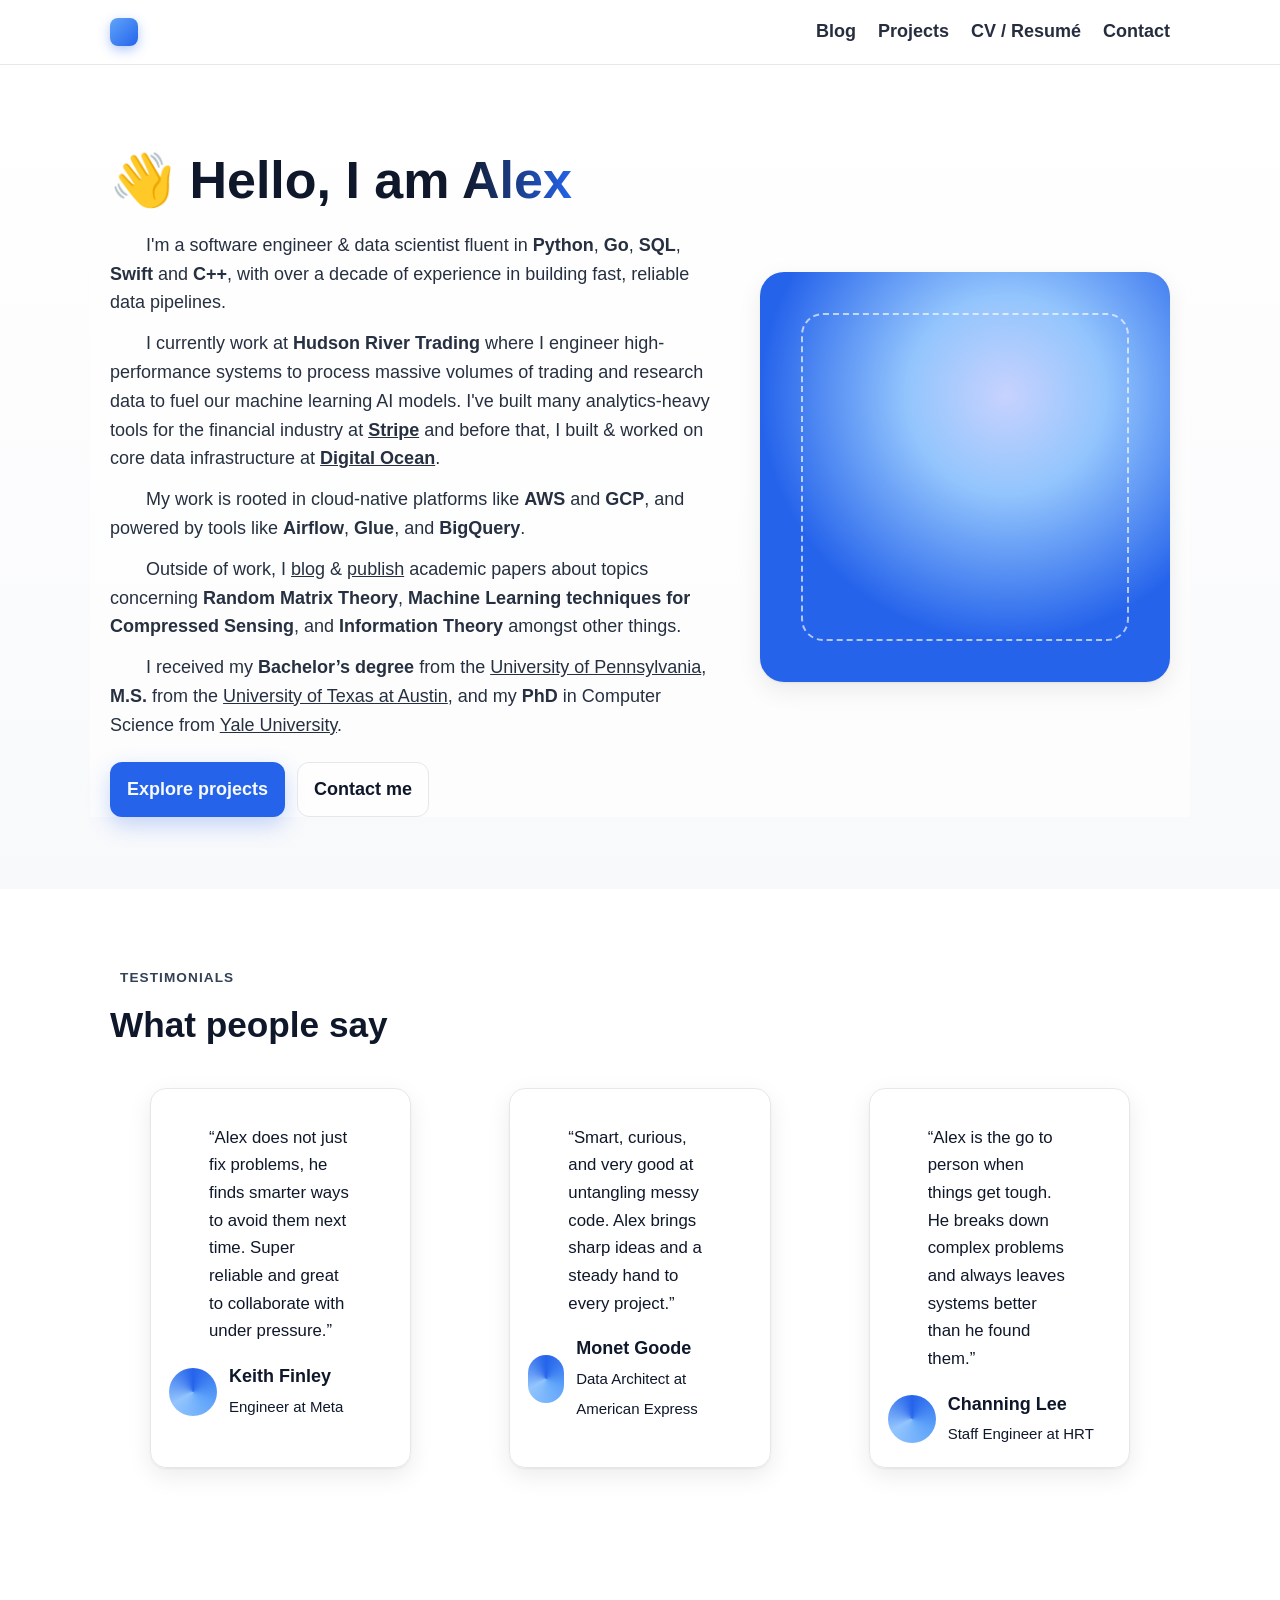
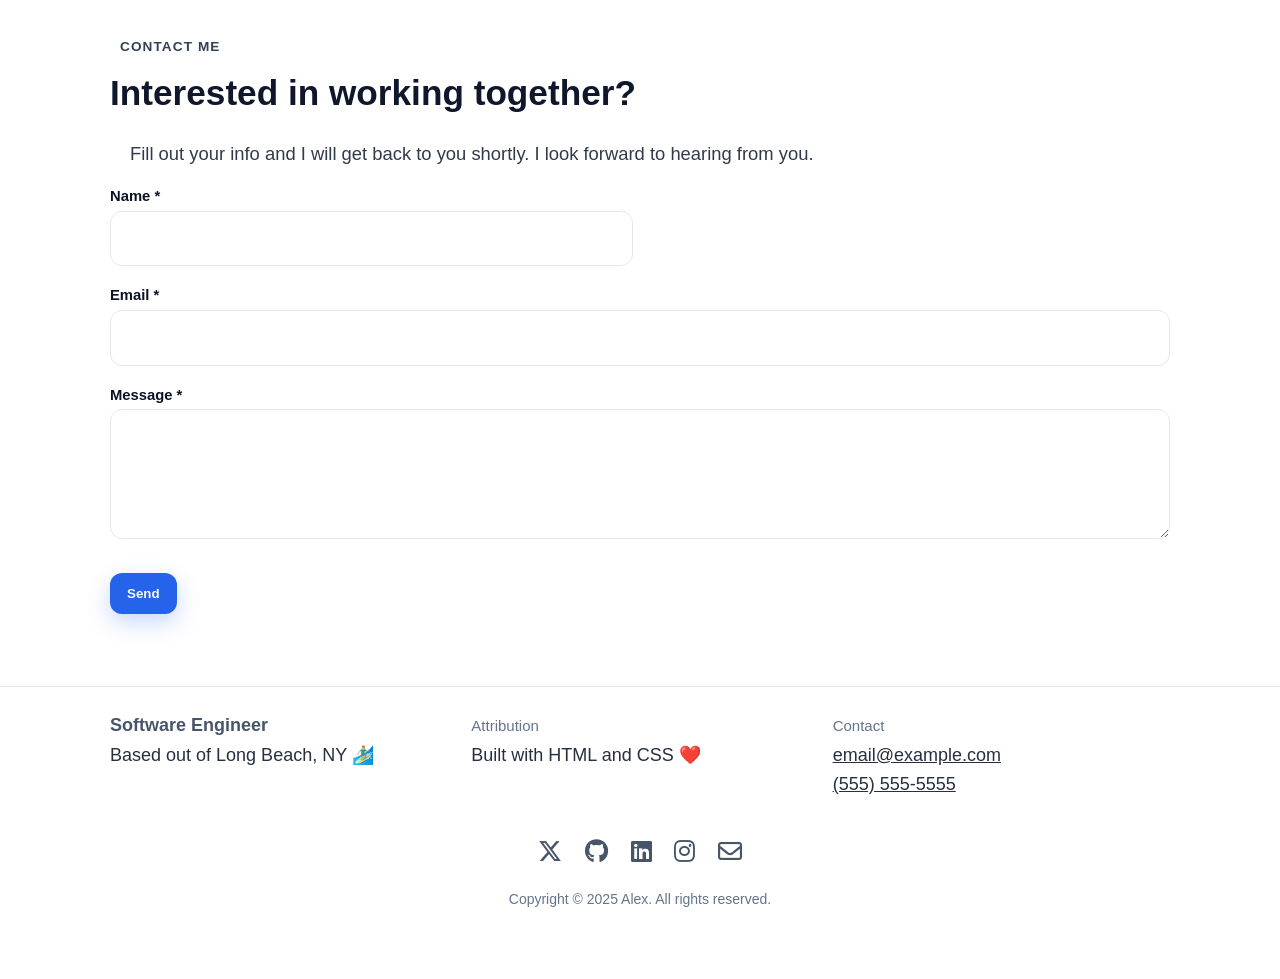
<file: index.html>
<!DOCTYPE html>
<html lang="en">
  <head>
    <meta charset="utf-8" />
    <meta name="viewport" content="width=device-width, initial-scale=1" />
    <title>Alex · Home</title>
    <meta
      name="description"
      content="Software engineer and data scientist portfolio, blog, projects, CV, and contact."
    />
    <!-- Site styles -->
    <link rel="stylesheet" href="src/css/style.css" />

        <!-- Favicon on browser tab -->
    <link rel="icon" href="src/img/logo.ico/apple-icon-120x120.png">

    <!-- Font Awesome (icons) -->
    <link
      rel="stylesheet"
      href="https://cdnjs.cloudflare.com/ajax/libs/font-awesome/6.5.0/css/all.min.css"
      referrerpolicy="no-referrer"
    />  </head>
  <body>
    <a class="sr-only" href="#content">Skip to content</a>

    <!-- ======= Header / Navigation ======= -->
    <header class="site-header">
      <div class="container inner">
        <div class="brand">
          <a href="#home" aria-label="Go to home">
            <span class="logo" aria-hidden="true"></span>
          </a>
        </div>

        <button
          class="menu-toggle"
          type="button"
          aria-expanded="false"
          aria-controls="primary-nav"
          data-menu-toggle
        >
          <span>Menu</span>
        </button>

        <nav id="primary-nav" class="primary" aria-label="Primary">
          <ul class="nav-list">
            <li><a href="#blog">Blog</a></li>
            <li><a href="file:///Users/alex/Developer/alex-treks.github.io/projects.html">Projects</a></li>
            <li><a href="#cv">CV / Resumé</a></li>
            <li><a href="#contact">Contact</a></li>
          </ul>
        </nav>
      </div>
    </header>

    <main id="content">
      <!-- ======= HOME ======= -->
      <section id="home" class="hero">
        <div class="container grid">
          <div>
            <h1 class="title">👋 Hello, I am <span class="name">Alex</span></h1>
            <p class="mono" style="padding-top: 10px">
              I'm a software engineer & data scientist fluent in <b>Python</b>,
              <b>Go</b>, <b>SQL</b>, <b>Swift</b> and <b>C++</b>, with over a
              decade of experience in building fast, reliable data pipelines.
            </p>
            <p class="mono">
              I currently work at <b>Hudson River Trading</b> where I engineer
              high-performance systems to process massive volumes of trading and
              research data to fuel our machine learning AI models. I've built  many
              analytics-heavy tools for the financial industry at
              <b><a href="https://www.stripe.com">Stripe</a></b> and before that, I built & worked on core data
              infrastructure at <b><a href="https://www.digitalocean.com">Digital Ocean</a></b>.
            </p>
            <p class="mono">
              My work is rooted in cloud-native platforms like <b>AWS</b> and
              <b>GCP</b>, and powered by tools like <b>Airflow</b>, <b>Glue</b>,
              and <b>BigQuery</b>.
            </p>
            <p class="mono">
              Outside of work, I <a href="https://www.upenn.edu">blog</a> &
              <a href="https://www.upenn.edu">publish</a> academic papers about topics
              concerning <b> Random Matrix Theory</b>,
              <b>Machine Learning techniques for Compressed Sensing</b>, and
              <b>Information Theory</b> amongst other things.
            </p>
            <p class="mono">
              I received my <b>Bachelor’s degree</b> from the
              <a href="https://www.upenn.edu">University of Pennsylvania</a>,
              <b>M.S.</b> from the
              <a href="https://www.utexas.edu/">University of Texas at Austin</a
              >, and my <b>PhD</b> in Computer Science from
              <a href="https://www.yale.edu">Yale University</a>.
            </p>
            <div class="actions" style="padding-top: 10px">
              <a class="btn primary" href="#projects">Explore projects</a>
              <a class="btn ghost" href="#contact">Contact me</a>
            </div>
          </div>
          <div class="portrait" aria-hidden="true"></div>
        </div>
      </section>

      <!-- ======= TESTIMONIALS ======= -->
      <section class="testimonials">
        <div class="container">
          <span class="eyebrow">Testimonials</span>
          <h2>What people say</h2>
          <div class="grid">
            <figure class="card">
              <blockquote class="quote">
                “Alex does not just fix problems, he finds smarter ways to avoid
                them next time. Super reliable and great to collaborate with
                under pressure.”
              </blockquote>
              <figcaption class="person">
                <span class="avatar" aria-hidden="true"></span>
                <div>
                  <strong>Keith Finley</strong><br /><small
                    >Engineer at Meta</small
                  >
                </div>
              </figcaption>
            </figure>
            <figure class="card">
              <blockquote class="quote">
                “Smart, curious, and very good at untangling messy code. Alex
                brings sharp ideas and a steady hand to every project.”
              </blockquote>
              <figcaption class="person">
                <span class="avatar" aria-hidden="true"></span>
                <div>
                  <strong>Monet Goode</strong><br /><small
                    >Data Architect at American Express</small
                  >
                </div>
              </figcaption>
            </figure>
            <figure class="card">
              <blockquote class="quote">
                “Alex is the go to person when things get tough. He breaks down
                complex problems and always leaves systems better than he found
                them.”
              </blockquote>
              <figcaption class="person">
                <span class="avatar" aria-hidden="true"></span>
                <div>
                  <strong>Channing Lee</strong><br /><small
                    >Staff Engineer at HRT</small
                  >
                </div>
              </figcaption>
            </figure>
          </div>
        </div>
      </section>

      <!-- ======= CONTACT ======= -->
      <section id="contact">
        <div class="container">
          <span class="eyebrow">Contact Me</span>
          <h2>Interested in working together?</h2>
          <p class="lead">
            Fill out your info and I will get back to you shortly. I look
            forward to hearing from you.
          </p>

          <form action="#" method="post" novalidate>
            <div class="grid-2">
              <div>
                <label for="first">Name *</label>
                <input
                  id="first"
                  name="first"
                  type="text"
                  autocomplete="given-name"
                  required
                />
              </div>
            </div>
            <div>
              <label for="email">Email *</label>
              <input
                id="email"
                name="email"
                type="email"
                autocomplete="email"
                required
              />
            </div>
            <div>
              <label for="message">Message *</label>
              <textarea id="message" name="message" required></textarea>
            </div>
            <div class="actions">
              <button class="btn primary" type="submit">Send</button>
            </div>
          </form>
        </div>
      </section>
    </main>

    <!-- ======= Footer ======= -->
    <footer>
      <div class="container footgrid">
        <div>
          <strong>Software Engineer</strong>
          <p>Based out of Long Beach, NY 🏄🏼‍♂️</p>
        </div>
                <div>
          <small>Attribution</small>
          <p>Built with HTML and CSS ❤️</p>
        </div>
        <div>
          <small>Contact</small>
          <p>
            <a href="mailto:email@example.com">email@example.com</a><br />
            <a href="tel:+15555555555">(555) 555-5555</a>
          </p>
        </div>

      </div>

      <!-- Social icons -->
      <div style="margin-top: 20px; text-align: center; font-size: 1.5rem">
        <a href="#" aria-label="Twitter" style="margin: 0 8px"
          ><i class="fa-brands fa-x-twitter"></i
        ></a>
        <a href="#" aria-label="GitHub" style="margin: 0 8px"
          ><i class="fa-brands fa-github"></i
        ></a>
        <a href="#" aria-label="LinkedIn" style="margin: 0 8px"
          ><i class="fa-brands fa-linkedin"></i
        ></a>
        <a href="#" aria-label="Instagram" style="margin: 0 8px"
          ><i class="fa-brands fa-instagram"></i
        ></a>
        <hr="#" aria-label="Envelope" style="margin: 0 8px"
          ><i class="fa-regular fa-envelope"></i>
          </a>
      </div>

      <p class="copyright">Copyright © 2025 Alex. All rights reserved.</p>
    </footer>

    <script>
      // Simple, accessible menu toggle for mobile
      const btn = document.querySelector("[data-menu-toggle]");
      const nav = document.getElementById("primary-nav");
      if (btn && nav) {
        btn.addEventListener("click", () => {
          const open = nav.classList.toggle("open");
          btn.setAttribute("aria-expanded", String(open));
        });
      }
    </script>
  </body>
</html>
</file>
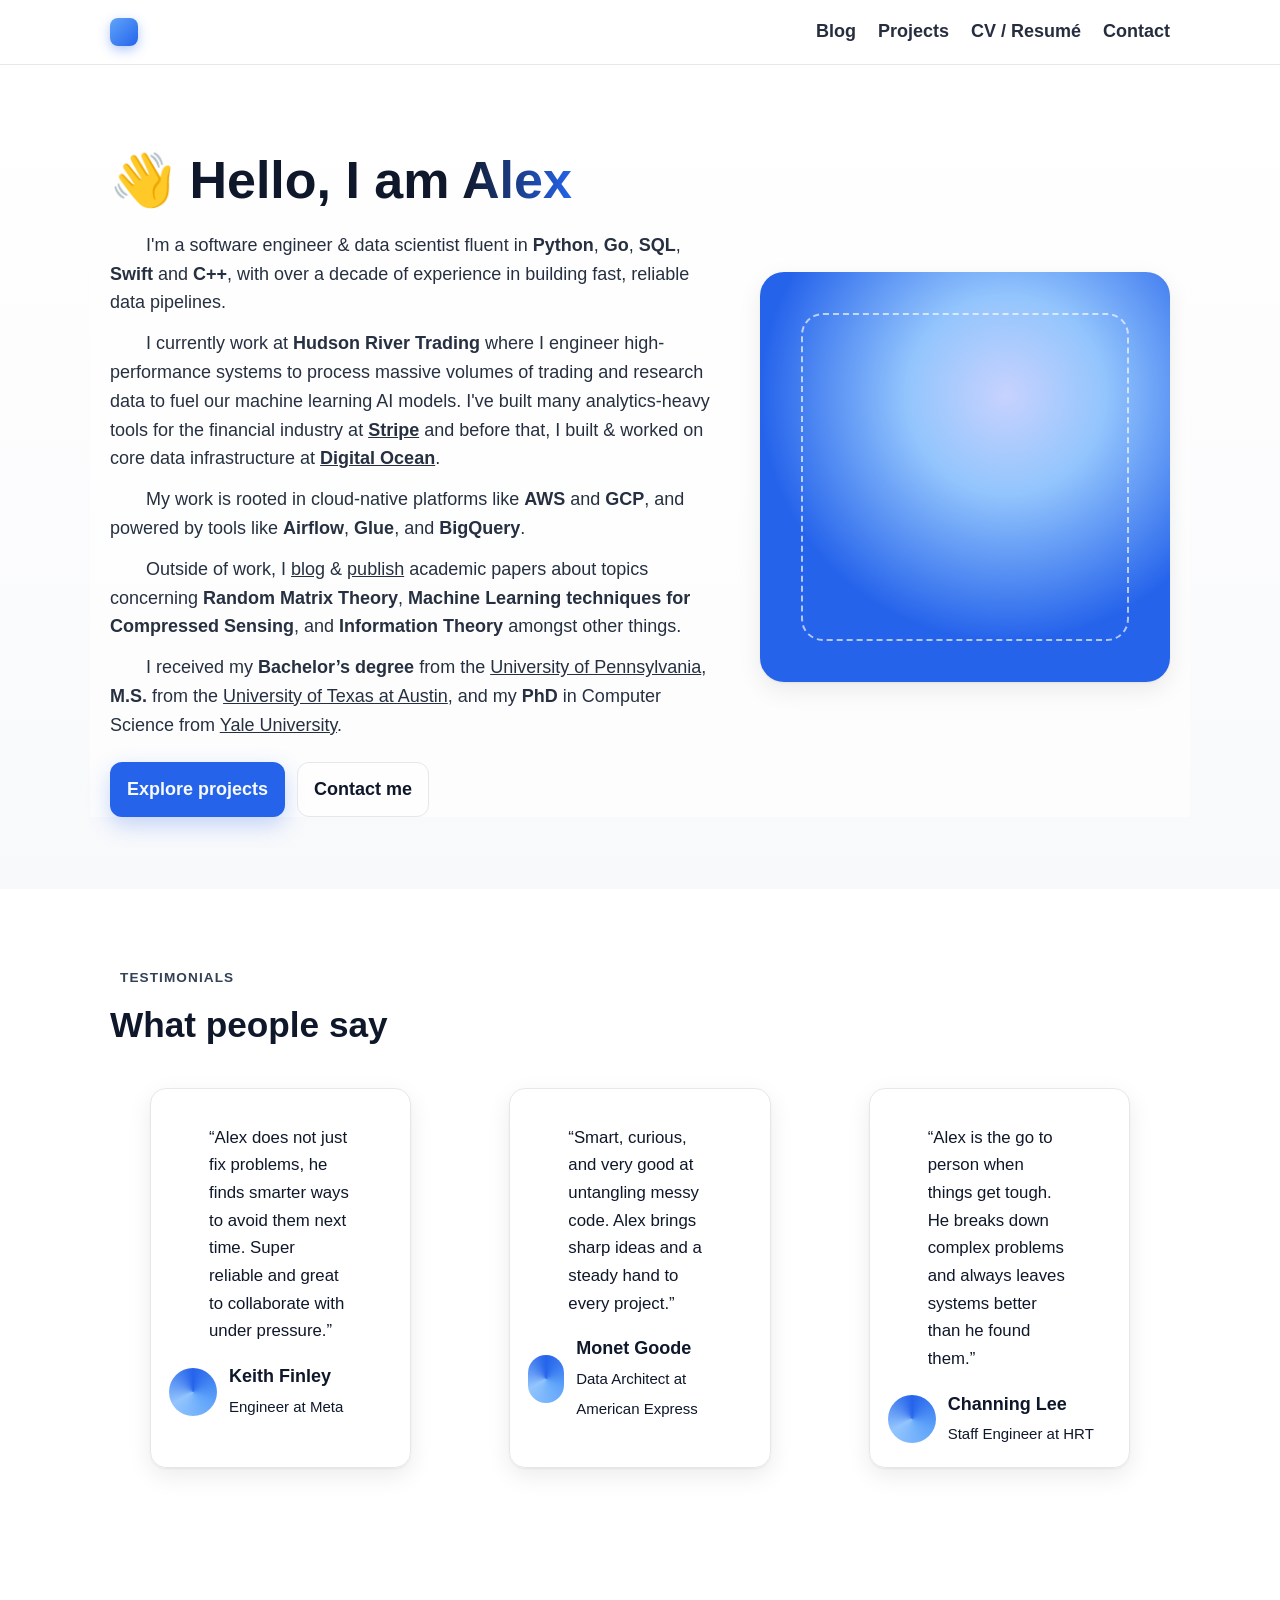
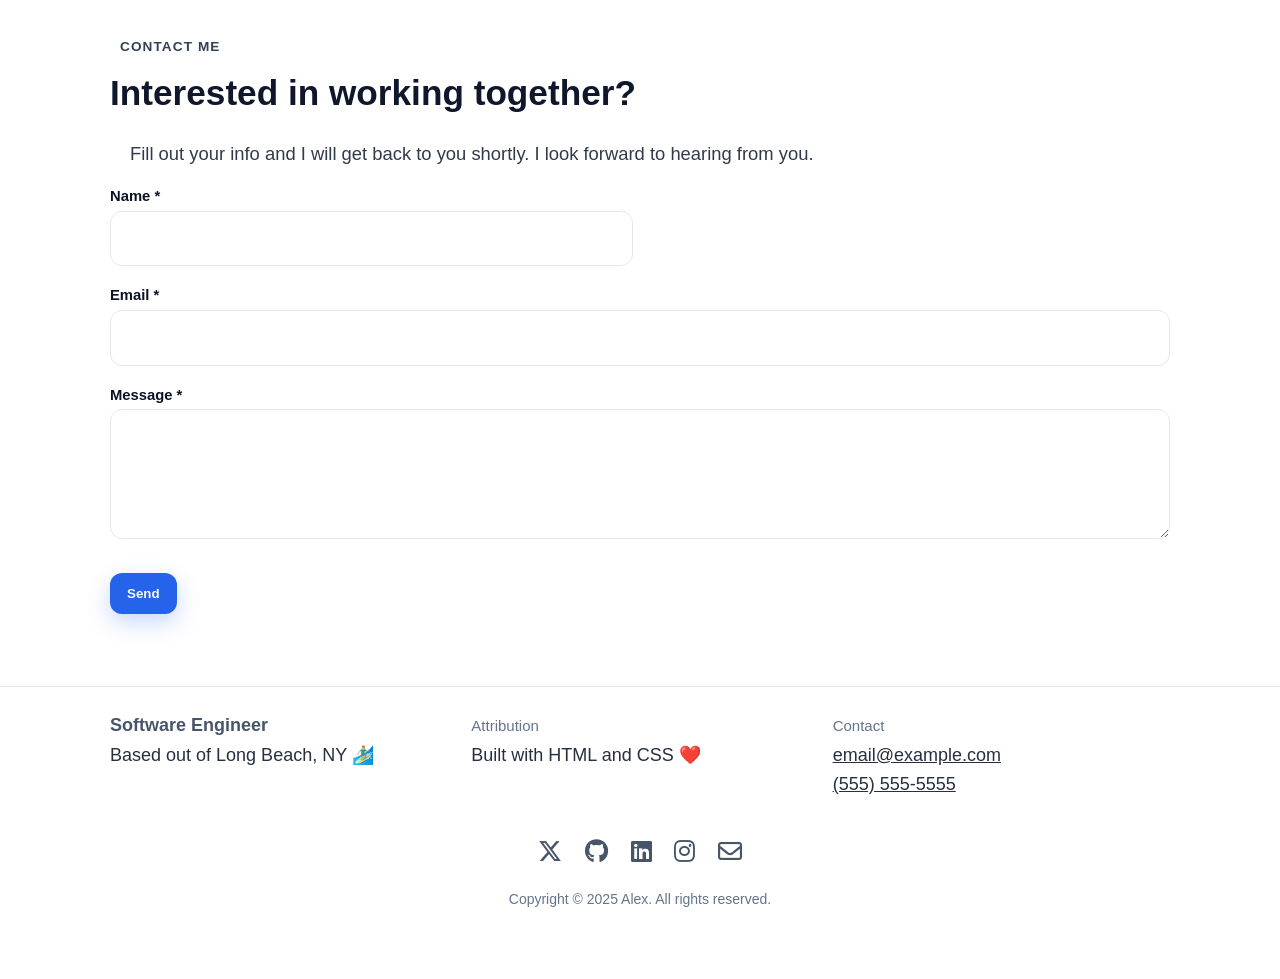
<file: src/index.html>
<!DOCTYPE html>
<html lang="en">
  <head>
    <meta charset="utf-8" />
    <meta name="viewport" content="width=device-width, initial-scale=1" />
    <title>Alex · Home</title>
    <meta
      name="description"
      content="Software engineer and data scientist portfolio, blog, projects, CV, and contact."
    />
    <!-- Site styles -->
    <link rel="stylesheet" href="css/style.css" />

        <!-- Favicon on browser tab -->
    <link rel="icon" href="img/logo.ico/apple-icon-120x120.png">

    <!-- Font Awesome (icons) -->
    <link
      rel="stylesheet"
      href="https://cdnjs.cloudflare.com/ajax/libs/font-awesome/6.5.0/css/all.min.css"
      referrerpolicy="no-referrer"
    />  </head>
  <body>
    <a class="sr-only" href="#content">Skip to content</a>

    <!-- ======= Header / Navigation ======= -->
    <header class="site-header">
      <div class="container inner">
        <div class="brand">
          <a href="#home" aria-label="Go to home">
            <span class="logo" aria-hidden="true"></span>
          </a>
        </div>

        <button
          class="menu-toggle"
          type="button"
          aria-expanded="false"
          aria-controls="primary-nav"
          data-menu-toggle
        >
          <span>Menu</span>
        </button>

        <nav id="primary-nav" class="primary" aria-label="Primary">
          <ul class="nav-list">
            <li><a href="#blog">Blog</a></li>
            <li><a href="file:///Users/alex/Developer/alex-treks.github.io/projects.html">Projects</a></li>
            <li><a href="#cv">CV / Resumé</a></li>
            <li><a href="#contact">Contact</a></li>
          </ul>
        </nav>
      </div>
    </header>

    <main id="content">
      <!-- ======= HOME ======= -->
      <section id="home" class="hero">
        <div class="container grid">
          <div>
            <h1 class="title">👋 Hello, I am <span class="name">Alex</span></h1>
            <p class="mono" style="padding-top: 10px">
              I'm a software engineer & data scientist fluent in <b>Python</b>,
              <b>Go</b>, <b>SQL</b>, <b>Swift</b> and <b>C++</b>, with over a
              decade of experience in building fast, reliable data pipelines.
            </p>
            <p class="mono">
              I currently work at <b>Hudson River Trading</b> where I engineer
              high-performance systems to process massive volumes of trading and
              research data to fuel our machine learning AI models. I've built  many
              analytics-heavy tools for the financial industry at
              <b><a href="https://www.stripe.com">Stripe</a></b> and before that, I built & worked on core data
              infrastructure at <b><a href="https://www.digitalocean.com">Digital Ocean</a></b>.
            </p>
            <p class="mono">
              My work is rooted in cloud-native platforms like <b>AWS</b> and
              <b>GCP</b>, and powered by tools like <b>Airflow</b>, <b>Glue</b>,
              and <b>BigQuery</b>.
            </p>
            <p class="mono">
              Outside of work, I <a href="https://www.upenn.edu">blog</a> &
              <a href="https://www.upenn.edu">publish</a> academic papers about topics
              concerning <b> Random Matrix Theory</b>,
              <b>Machine Learning techniques for Compressed Sensing</b>, and
              <b>Information Theory</b> amongst other things.
            </p>
            <p class="mono">
              I received my <b>Bachelor’s degree</b> from the
              <a href="https://www.upenn.edu">University of Pennsylvania</a>,
              <b>M.S.</b> from the
              <a href="https://www.utexas.edu/">University of Texas at Austin</a
              >, and my <b>PhD</b> in Computer Science from
              <a href="https://www.yale.edu">Yale University</a>.
            </p>
            <div class="actions" style="padding-top: 10px">
              <a class="btn primary" href="#projects">Explore projects</a>
              <a class="btn ghost" href="#contact">Contact me</a>
            </div>
          </div>
          <div class="portrait" aria-hidden="true"></div>
        </div>
      </section>

      <!-- ======= TESTIMONIALS ======= -->
      <section class="testimonials">
        <div class="container">
          <span class="eyebrow">Testimonials</span>
          <h2>What people say</h2>
          <div class="grid">
            <figure class="card">
              <blockquote class="quote">
                “Alex does not just fix problems, he finds smarter ways to avoid
                them next time. Super reliable and great to collaborate with
                under pressure.”
              </blockquote>
              <figcaption class="person">
                <span class="avatar" aria-hidden="true"></span>
                <div>
                  <strong>Keith Finley</strong><br /><small
                    >Engineer at Meta</small
                  >
                </div>
              </figcaption>
            </figure>
            <figure class="card">
              <blockquote class="quote">
                “Smart, curious, and very good at untangling messy code. Alex
                brings sharp ideas and a steady hand to every project.”
              </blockquote>
              <figcaption class="person">
                <span class="avatar" aria-hidden="true"></span>
                <div>
                  <strong>Monet Goode</strong><br /><small
                    >Data Architect at American Express</small
                  >
                </div>
              </figcaption>
            </figure>
            <figure class="card">
              <blockquote class="quote">
                “Alex is the go to person when things get tough. He breaks down
                complex problems and always leaves systems better than he found
                them.”
              </blockquote>
              <figcaption class="person">
                <span class="avatar" aria-hidden="true"></span>
                <div>
                  <strong>Channing Lee</strong><br /><small
                    >Staff Engineer at HRT</small
                  >
                </div>
              </figcaption>
            </figure>
          </div>
        </div>
      </section>

      <!-- ======= CONTACT ======= -->
      <section id="contact">
        <div class="container">
          <span class="eyebrow">Contact Me</span>
          <h2>Interested in working together?</h2>
          <p class="lead">
            Fill out your info and I will get back to you shortly. I look
            forward to hearing from you.
          </p>

          <form action="#" method="post" novalidate>
            <div class="grid-2">
              <div>
                <label for="first">Name *</label>
                <input
                  id="first"
                  name="first"
                  type="text"
                  autocomplete="given-name"
                  required
                />
              </div>
            </div>
            <div>
              <label for="email">Email *</label>
              <input
                id="email"
                name="email"
                type="email"
                autocomplete="email"
                required
              />
            </div>
            <div>
              <label for="message">Message *</label>
              <textarea id="message" name="message" required></textarea>
            </div>
            <div class="actions">
              <button class="btn primary" type="submit">Send</button>
            </div>
          </form>
        </div>
      </section>
    </main>

    <!-- ======= Footer ======= -->
    <footer>
      <div class="container footgrid">
        <div>
          <strong>Software Engineer</strong>
          <p>Based out of Long Beach, NY 🏄🏼‍♂️</p>
        </div>
                <div>
          <small>Attribution</small>
          <p>Built with HTML and CSS ❤️</p>
        </div>
        <div>
          <small>Contact</small>
          <p>
            <a href="mailto:email@example.com">email@example.com</a><br />
            <a href="tel:+15555555555">(555) 555-5555</a>
          </p>
        </div>

      </div>

      <!-- Social icons -->
      <div style="margin-top: 20px; text-align: center; font-size: 1.5rem">
        <a href="#" aria-label="Twitter" style="margin: 0 8px"
          ><i class="fa-brands fa-x-twitter"></i
        ></a>
        <a href="#" aria-label="GitHub" style="margin: 0 8px"
          ><i class="fa-brands fa-github"></i
        ></a>
        <a href="#" aria-label="LinkedIn" style="margin: 0 8px"
          ><i class="fa-brands fa-linkedin"></i
        ></a>
        <a href="#" aria-label="Instagram" style="margin: 0 8px"
          ><i class="fa-brands fa-instagram"></i
        ></a>
        <hr="#" aria-label="Envelope" style="margin: 0 8px"
          ><i class="fa-regular fa-envelope"></i>
          </a>
      </div>

      <p class="copyright">Copyright © 2025 Alex. All rights reserved.</p>
    </footer>

    <script>
      // Simple, accessible menu toggle for mobile
      const btn = document.querySelector("[data-menu-toggle]");
      const nav = document.getElementById("primary-nav");
      if (btn && nav) {
        btn.addEventListener("click", () => {
          const open = nav.classList.toggle("open");
          btn.setAttribute("aria-expanded", String(open));
        });
      }
    </script>
  </body>
</html>
</file>
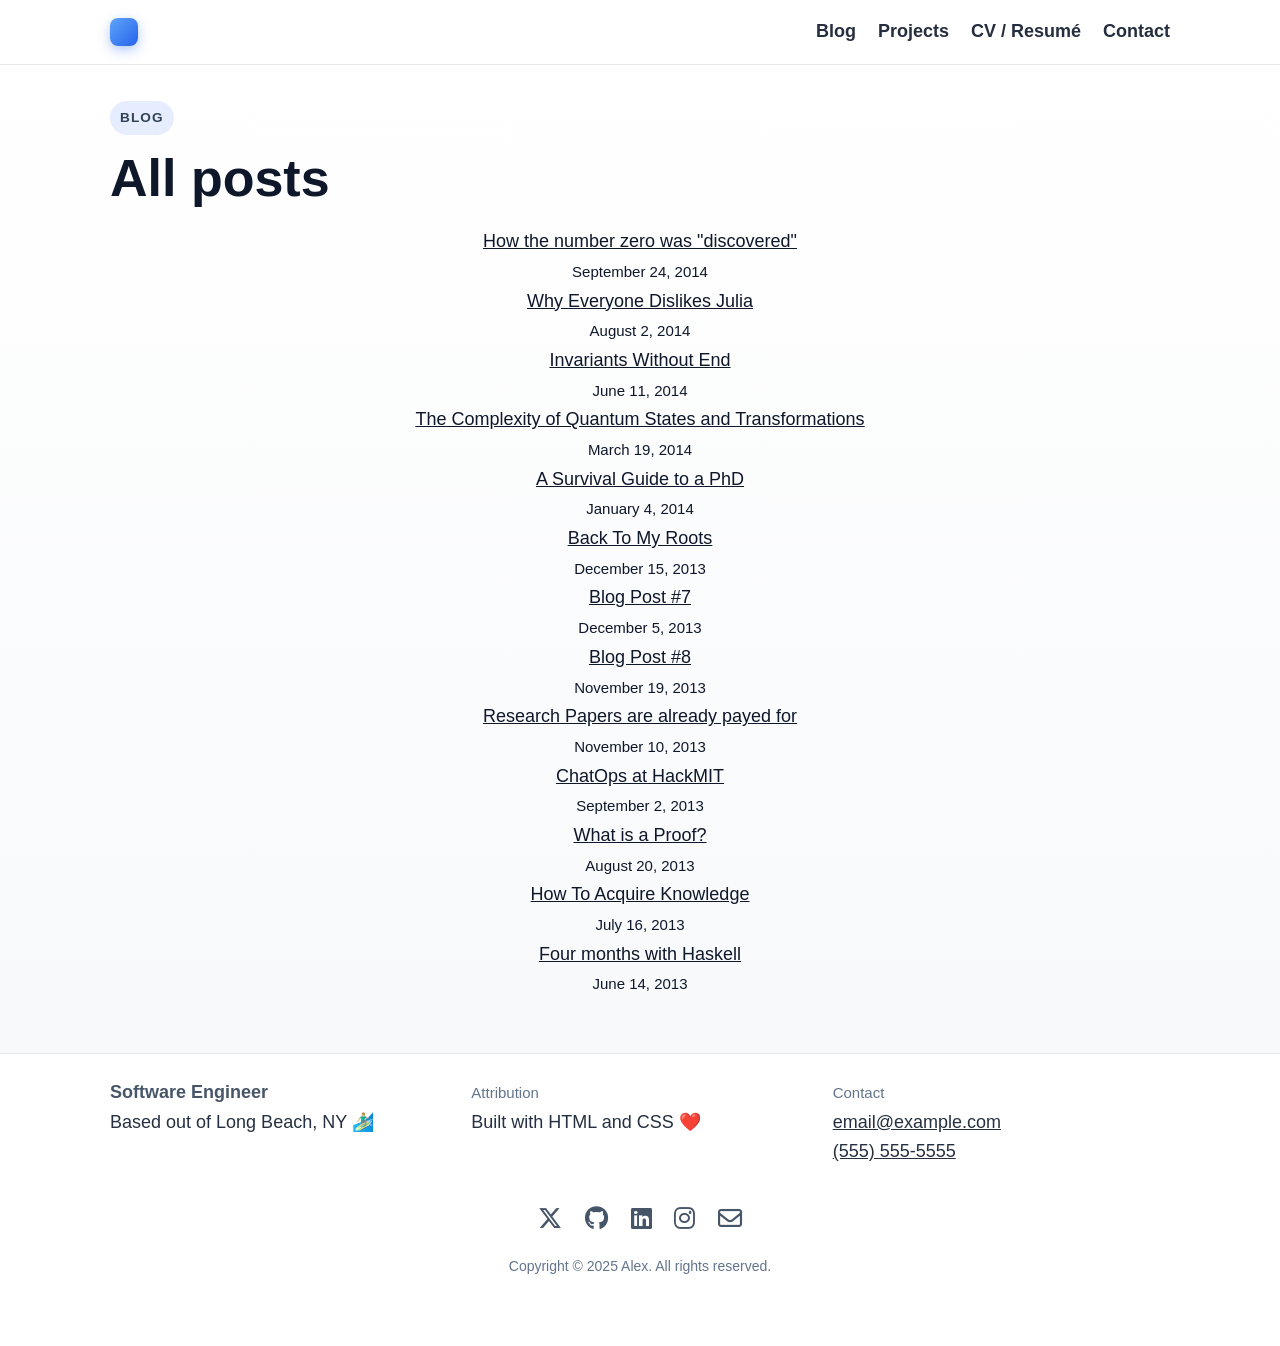
<file: blog-posts.html>
<!DOCTYPE html>
<html lang="en">
  <head>
    <meta charset="utf-8" />
    <meta name="viewport" content="width=device-width, initial-scale=1" />
    
    <title>Alex · Blog</title>
    <meta
      name="description"
      content="Blog posts by Alex, software engineer and data scientist."
      
    />
    <!-- Site styles -->

    
        
    <link rel="stylesheet" href="css/style.css" />

        <!-- Favicon on browser tab -->
    <link rel="icon" href="img/logo.ico/apple-icon-120x120.png">

    <!-- Font Awesome (icons) -->
    <link
      rel="stylesheet"
      href="https://cdnjs.cloudflare.com/ajax/libs/font-awesome/6.5.0/css/all.min.css"
      referrerpolicy="no-referrer"
    />
  </head>
  <body>
    <a class="sr-only" href="#content">Skip to content</a>

    <!-- ======= Header / Navigation ======= -->
    <header class="site-header">
      <div class="container inner">
        <div class="brand">
          <a href="index.html" aria-label="Go to home">
            <span class="logo" aria-hidden="true"></span>
          </a>
        </div>

        <button
          class="menu-toggle"
          type="button"
          aria-expanded="false"
          aria-controls="primary-nav"
          data-menu-toggle
        >
          <span>Menu</span>
        </button>

        <nav id="primary-nav" class="primary" aria-label="Primary">
          <ul class="nav-list">
            <li><a href="index.html#blog">Blog</a></li>
            <li><a href="index.html#projects">Projects</a></li>
            <li><a href="index.html#cv">CV / Resumé</a></li>
            <li><a href="index.html#contact">Contact</a></li>
          </ul>
        </nav>
      </div>
    </header>

    <main id="content">
      <!-- ======= BLOG POSTS ======= -->
      <section class="hero compact">
        <div class="container">
          <span class="eyebrow">Blog</span>
          <h1 class="title">All posts</h1>
          <div class="mono2">
            <ul>
              <li>
                <a
                  href="http://www.bbc.com/future/story/20161206-we-couldnt-live-without-zero-but-we-once-had-to"
                  >How the number zero was "discovered"</a
                >
                <br /><small>September 24, 2014</small>
              </li>
              <li>
                <a href="#">Why Everyone Dislikes Julia</a>
                <br /><small>August 2, 2014</small>
              </li>
              <li>
                <a href="#">Invariants Without End</a>
                <br /><small>June 11, 2014</small>
              </li>
              <li>
                <a href="#"
                  >The Complexity of Quantum States and Transformations</a
                >
                <br /><small>March 19, 2014</small>
              </li>
              <li>
                <a href="#">A Survival Guide to a PhD</a>
                <br /><small>January 4, 2014</small>
              </li>
              <li>
                <a href="#">Back To My Roots</a>
                <br /><small>December 15, 2013</small>
              </li>
              <li>
                <a href="#">Blog Post #7</a>
                <br /><small>December 5, 2013</small>
              </li>
              <li>
                <a href="#">Blog Post #8</a>
                <br /><small>November 19, 2013</small>
              </li>
              <li>
                <a
                  href="http://www.upbeat.it/2016/07/30/research-papers-are-already-payed-for/"
                  >Research Papers are already payed for</a
                >
                <br /><small>November 10, 2013</small>
              </li>
              <li>
                <a
                  href="http://www.anishathalye.com/2015/12/22/chatops-at-hackmit/"
                  >ChatOps at HackMIT</a
                >
                <br /><small>September 2, 2013</small>
              </li>
              <li>
                <a
                  href="https://samidavies.wordpress.com/2016/07/29/what-is-a-proof/"
                  >What is a Proof?</a
                >
                <br /><small>August 20, 2013</small>
              </li>
              <li>
                <a
                  href="https://medium.com/the-mission/how-to-acquire-knowledge-6b00bcdb6179#.r0gsku7ih"
                  >How To Acquire Knowledge</a
                >
                <br /><small>July 16, 2013</small>
              </li>
              <li>
                <a
                  href="https://lexi-lambda.github.io/blog/2016/06/12/four-months-with-haskell/"
                  >Four months with Haskell</a
                >
                <br /><small>June 14, 2013</small>
              </li>
            </ul>
          </div>
        </div>
      </section>
    </main>

  <!-- ======= Footer ======= -->
    <footer>
      <div class="container footgrid">
        <div>
          <strong>Software Engineer</strong>
          <p>Based out of Long Beach, NY 🏄🏼‍♂️</p>
        </div>
                <div>
          <small>Attribution</small>
          <p>Built with HTML and CSS ❤️</p>
        </div>
        <div>
          <small>Contact</small>
          <p>
            <a href="mailto:email@example.com">email@example.com</a><br />
            <a href="tel:+15555555555">(555) 555-5555</a>
          </p>
        </div>

      </div>

      <!-- Social icons -->
      <div style="margin-top: 20px; text-align: center; font-size: 1.5rem">
        <a href="#" aria-label="Twitter" style="margin: 0 8px"
          ><i class="fa-brands fa-x-twitter"></i
        ></a>
        <a href="#" aria-label="GitHub" style="margin: 0 8px"
          ><i class="fa-brands fa-github"></i
        ></a>
        <a href="#" aria-label="LinkedIn" style="margin: 0 8px"
          ><i class="fa-brands fa-linkedin"></i
        ></a>
        <a href="#" aria-label="Instagram" style="margin: 0 8px"
          ><i class="fa-brands fa-instagram"></i
        ></a>
        <hr="#" aria-label="Envelope" style="margin: 0 8px"
          ><i class="fa-regular fa-envelope"></i>
          </a>
      </div>

      <p class="copyright">Copyright © 2025 Alex. All rights reserved.</p>
    </footer>

    <script>
      // Simple, accessible menu toggle for mobile
      const btn = document.querySelector("[data-menu-toggle]");
      const nav = document.getElementById("primary-nav");
      if (btn && nav) {
        btn.addEventListener("click", () => {
          const open = nav.classList.toggle("open");
          btn.setAttribute("aria-expanded", String(open));
        });
      }
    </script>
  </body>
</html>
</file>
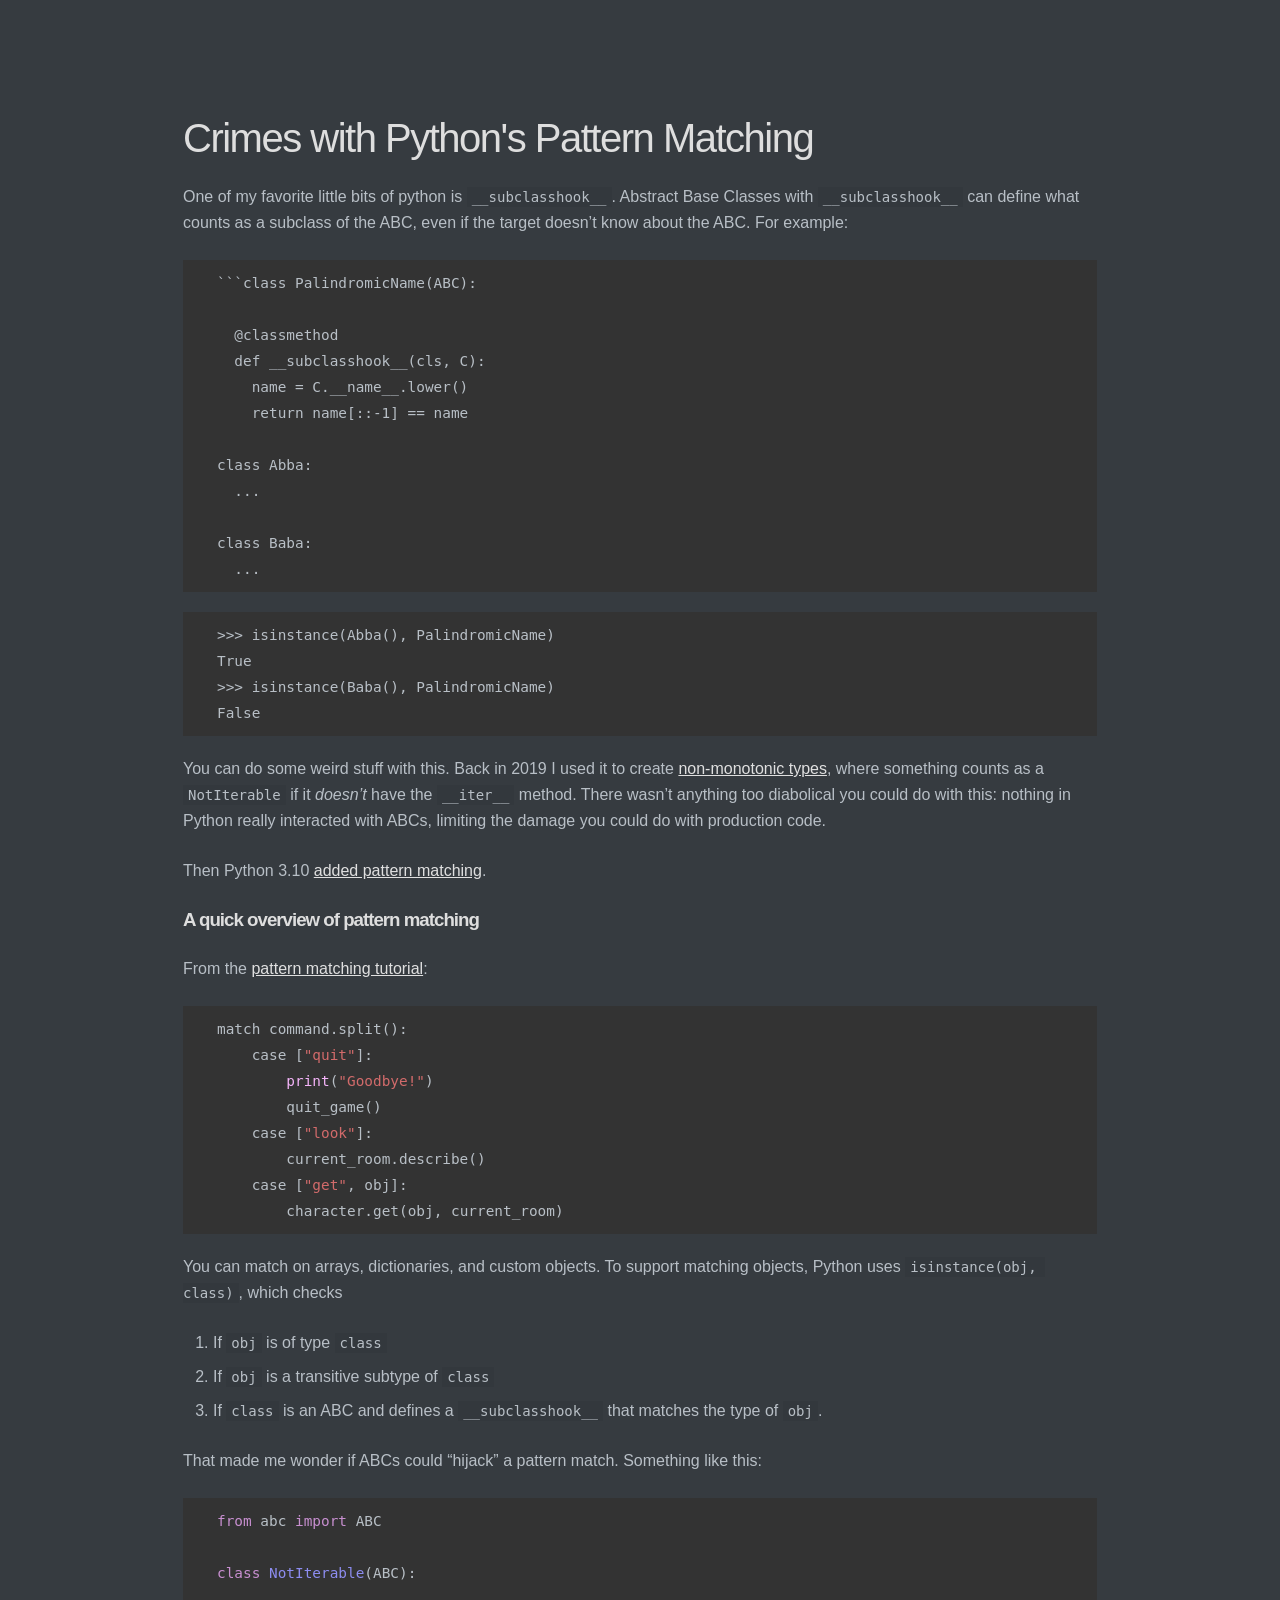
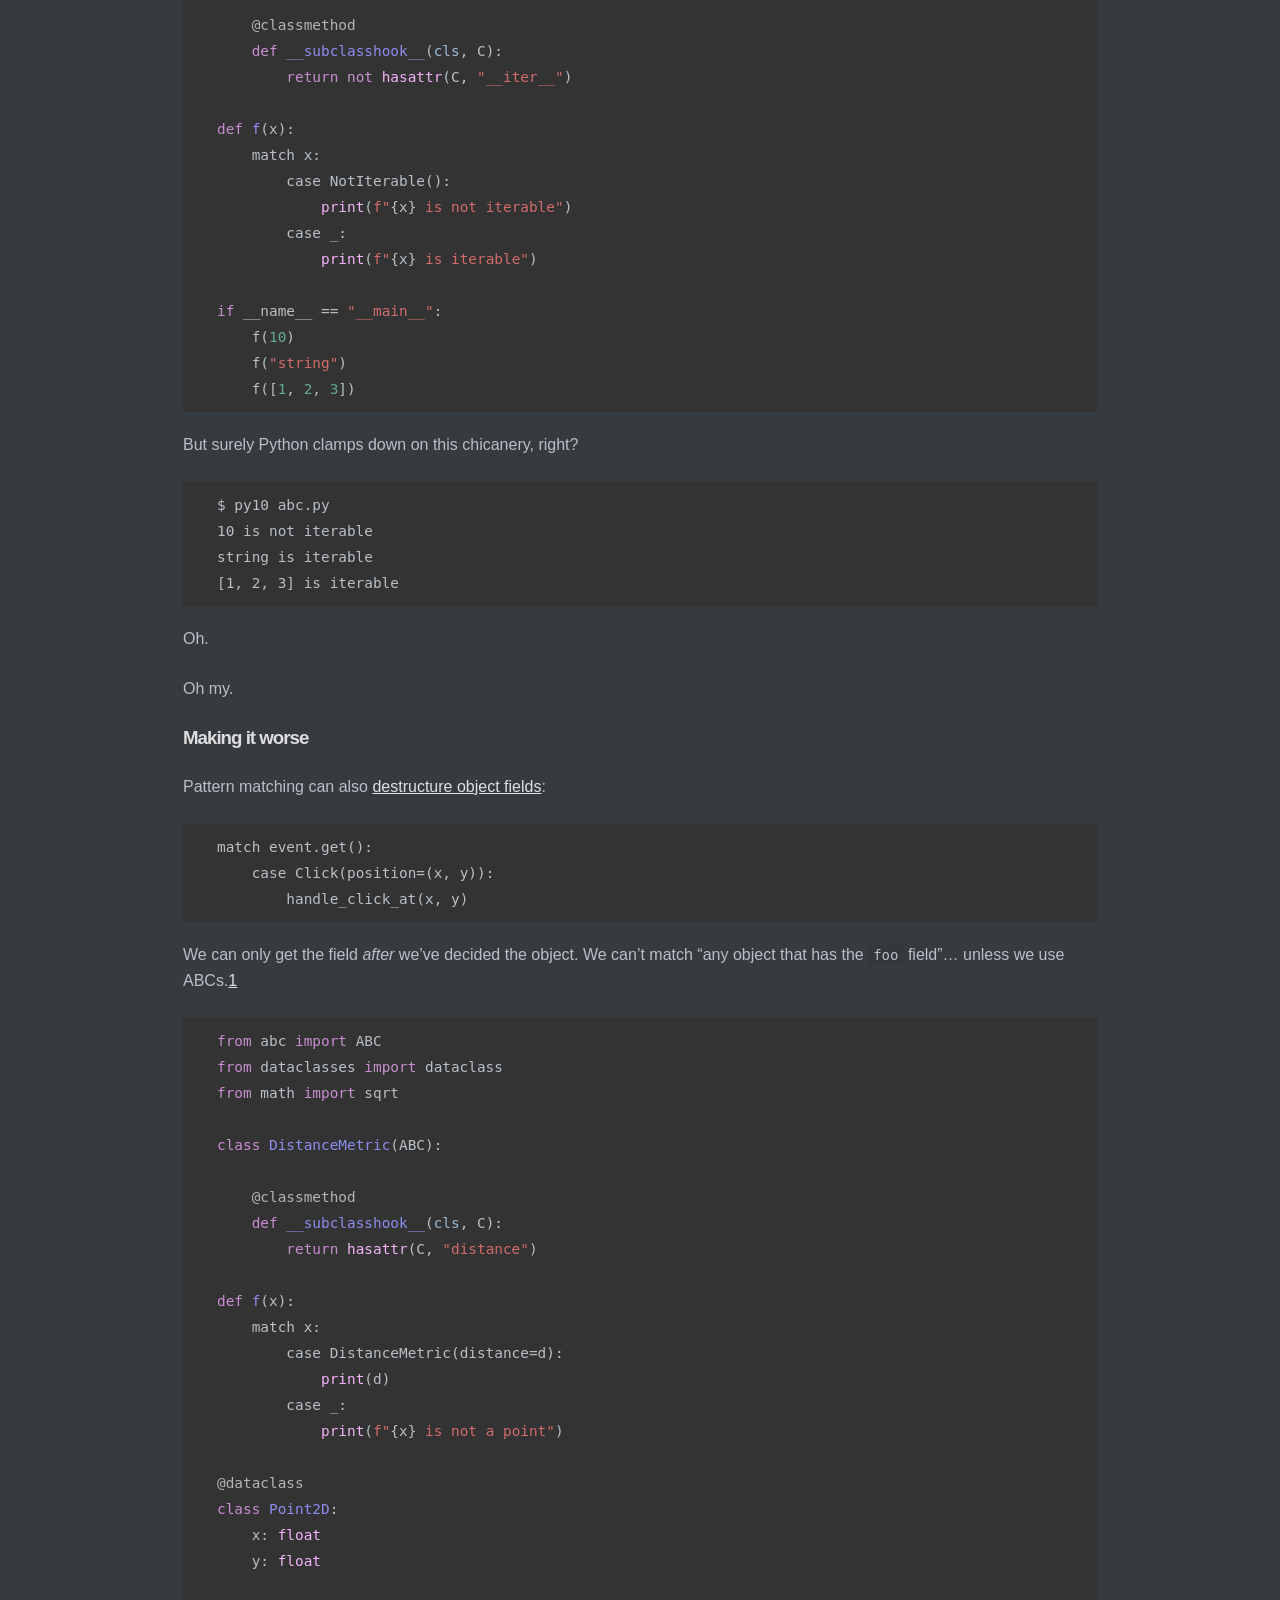
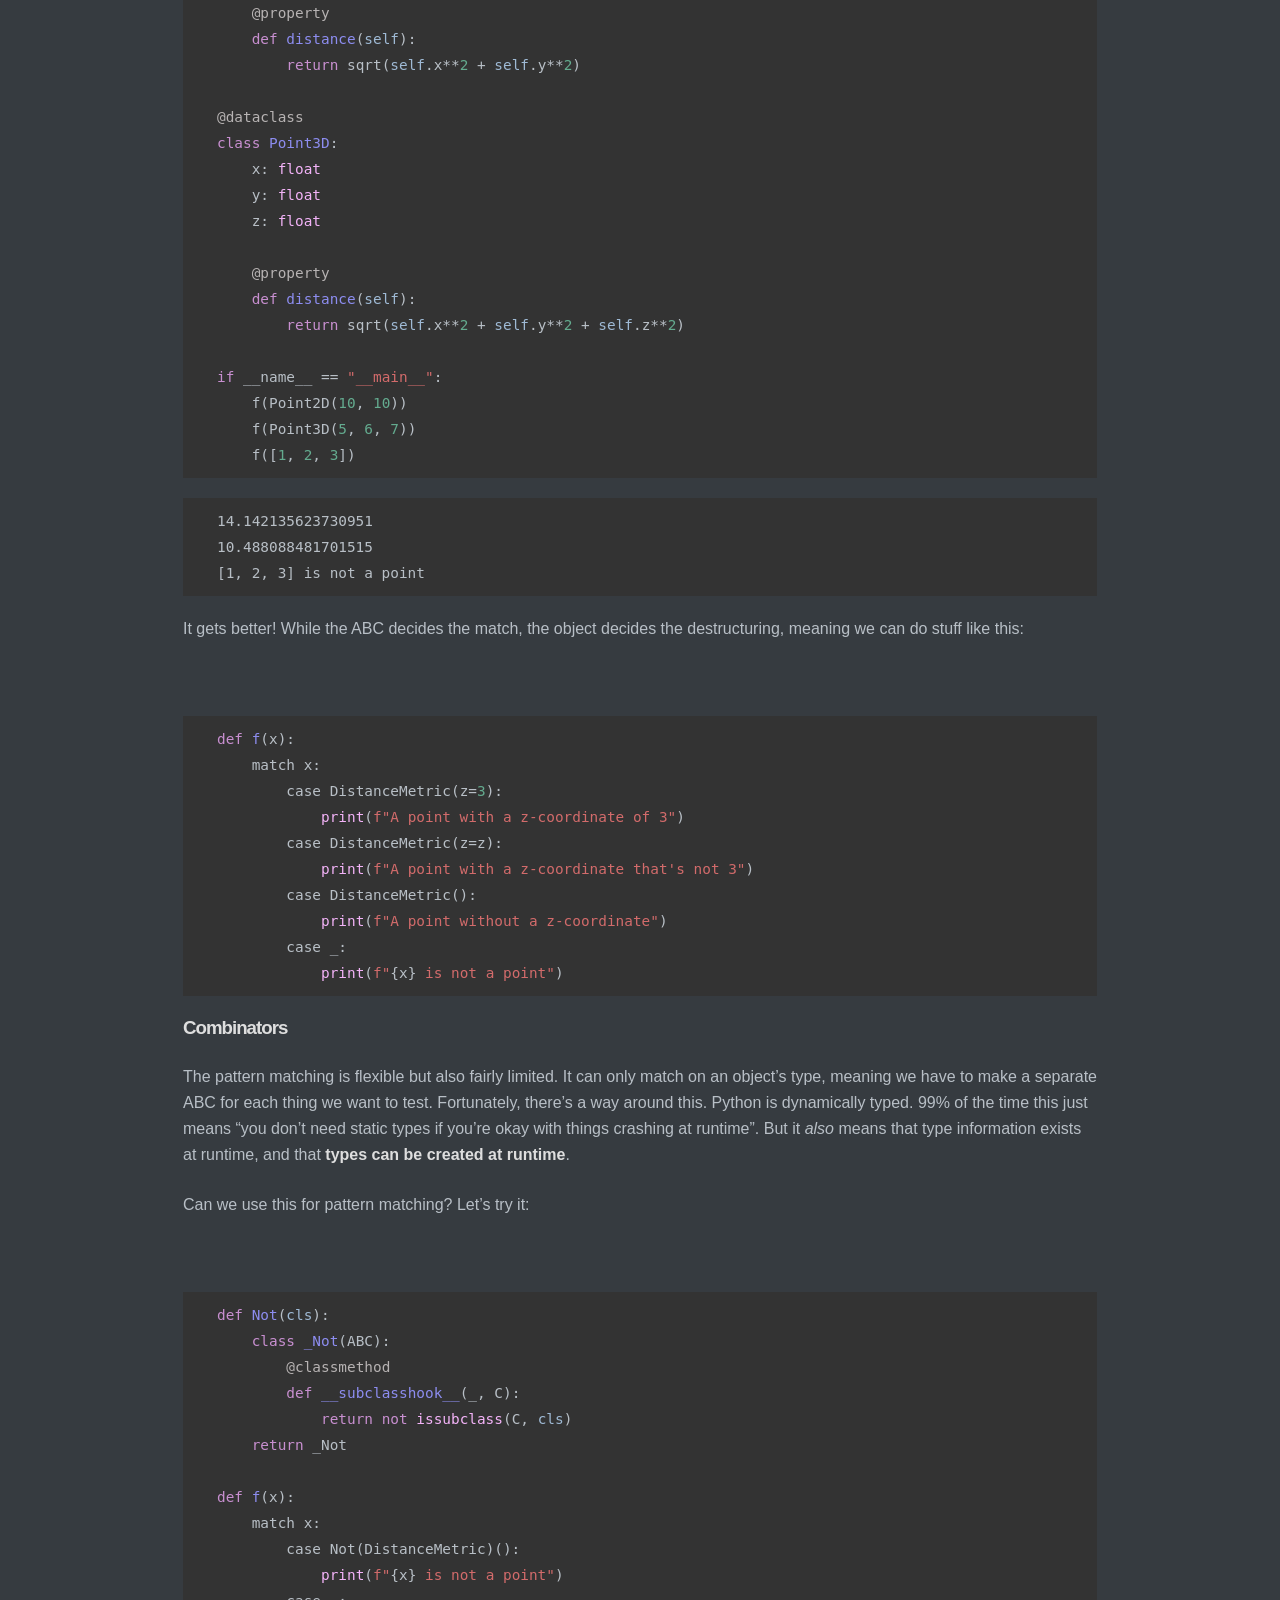
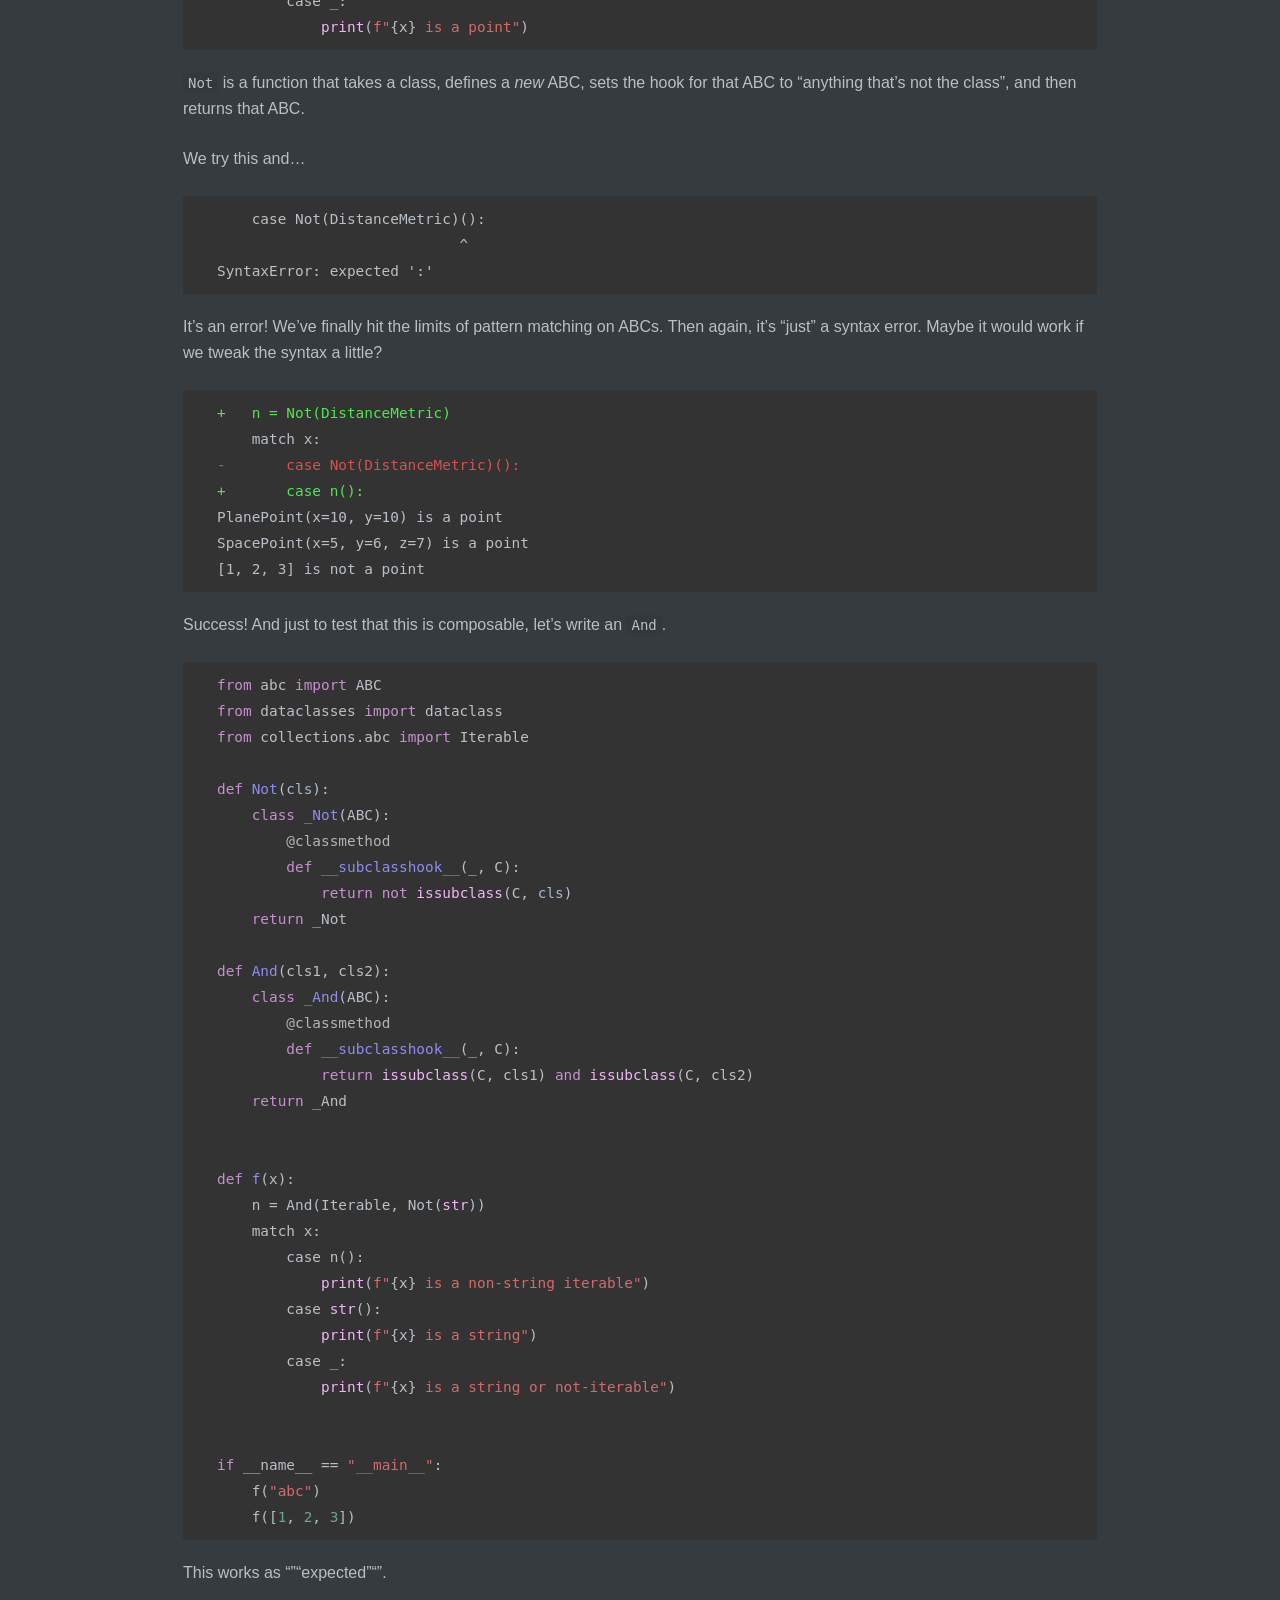
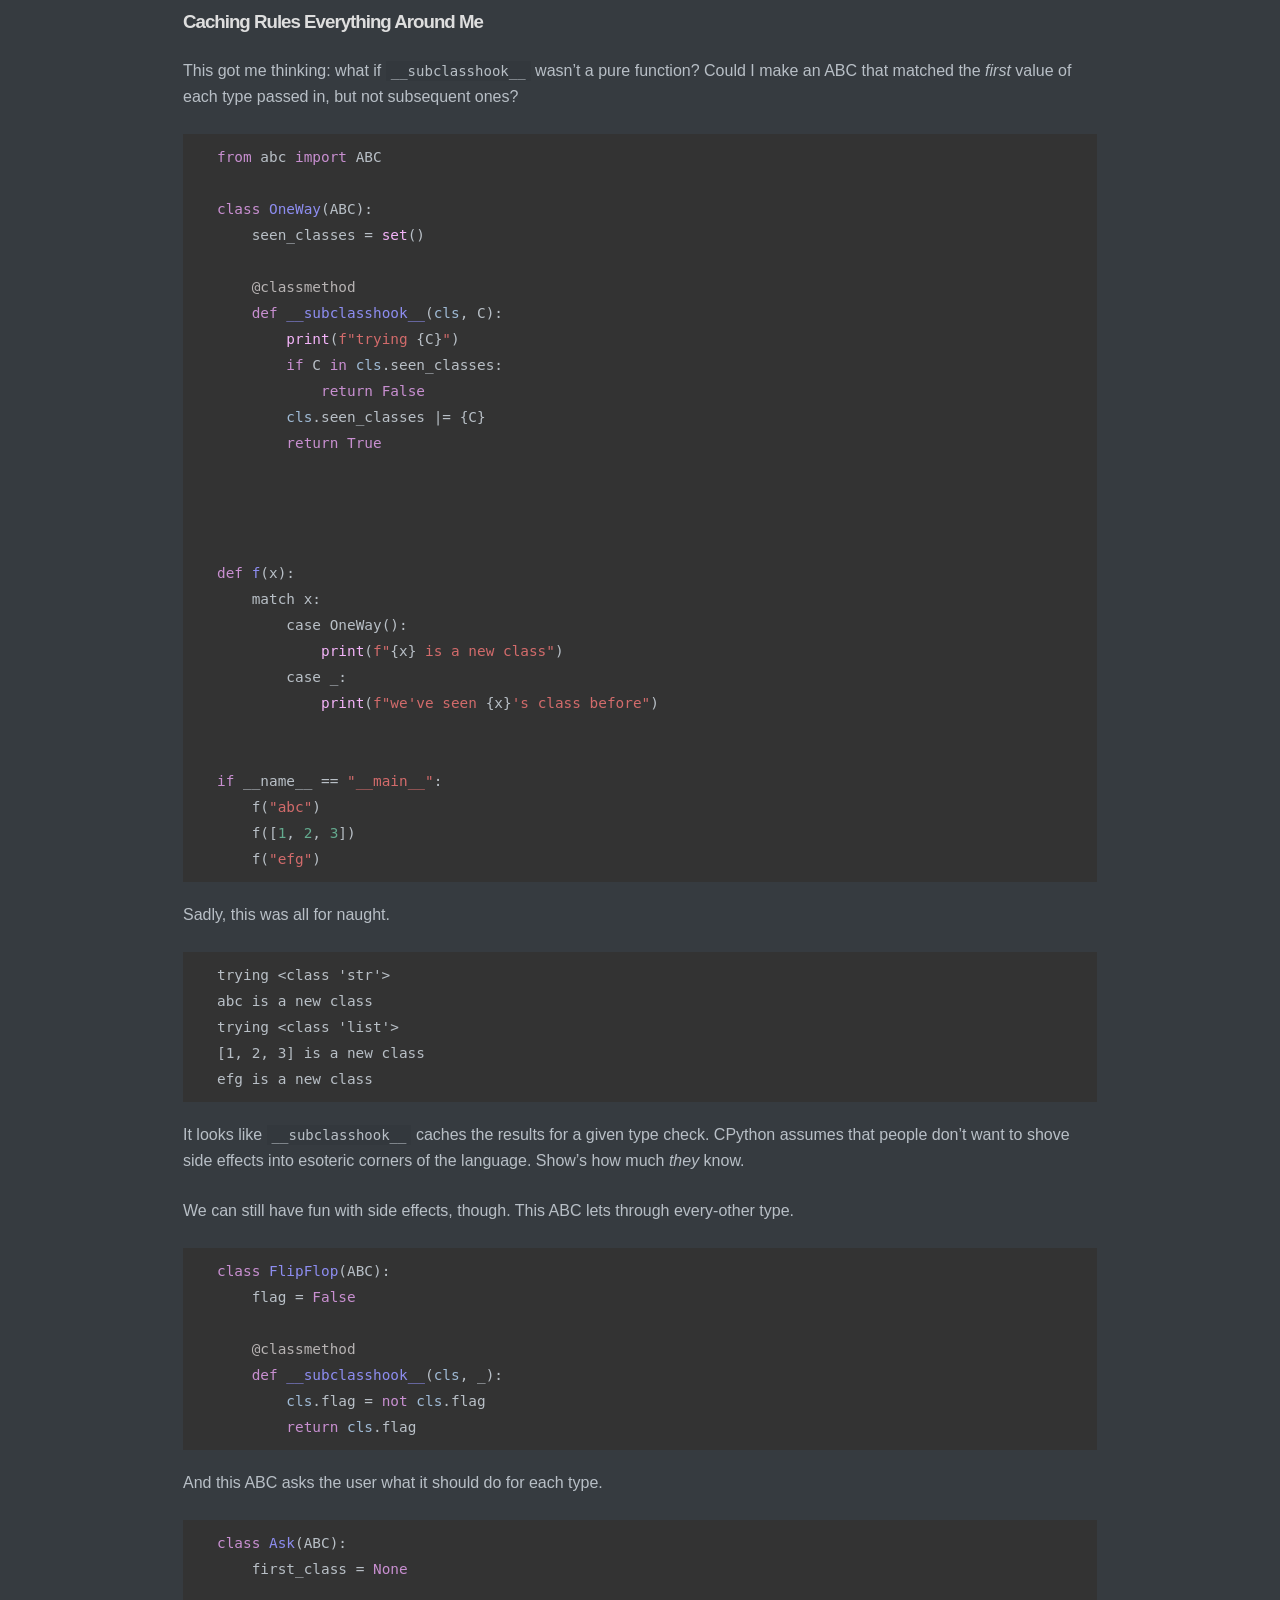
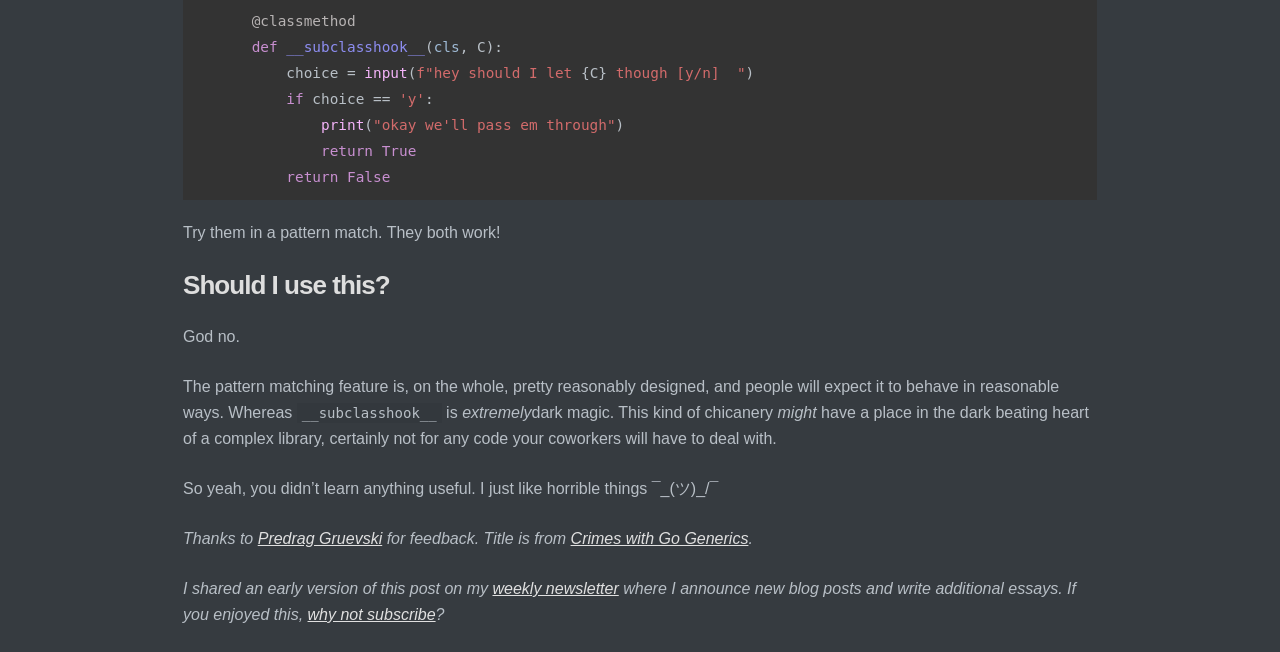
<file: blog1.html>
<!doctype html>
<html>
<head>
<meta charset='UTF-8'><meta name='viewport' content='width=device-width initial-scale=1'>

<style type='text/css'>html {overflow-x: initial !important;}:root { --bg-color: #ffffff; --text-color: #333333; --select-text-bg-color: #B5D6FC; --select-text-font-color: auto; --monospace: "Lucida Console",Consolas,"Courier",monospace; --title-bar-height: 20px; }
.mac-os-11 { --title-bar-height: 28px; }
html { font-size: 14px; background-color: var(--bg-color); color: var(--text-color); font-family: "Helvetica Neue", Helvetica, Arial, sans-serif; -webkit-font-smoothing: antialiased; }
h1, h2, h3, h4, h5 { white-space: pre-wrap; }
body { margin: 0px; padding: 0px; height: auto; inset: 0px; font-size: 1rem; line-height: 1.428571; overflow-x: hidden; background: inherit; }
iframe { margin: auto; }
a.url { word-break: break-all; }
a:active, a:hover { outline: 0px; }
.in-text-selection, ::selection { text-shadow: none; background: var(--select-text-bg-color); color: var(--select-text-font-color); }
#write { margin: 0px auto; height: auto; width: inherit; word-break: normal; overflow-wrap: break-word; position: relative; white-space: normal; overflow-x: visible; padding-top: 36px; }
#write.first-line-indent p { text-indent: 2em; }
#write.first-line-indent li p, #write.first-line-indent p * { text-indent: 0px; }
#write.first-line-indent li { margin-left: 2em; }
.for-image #write { padding-left: 8px; padding-right: 8px; }
body.typora-export { padding-left: 30px; padding-right: 30px; }
.typora-export .footnote-line, .typora-export li, .typora-export p { white-space: pre-wrap; }
.typora-export .task-list-item input { pointer-events: none; }
@media screen and (max-width: 500px) {
  body.typora-export { padding-left: 0px; padding-right: 0px; }
  #write { padding-left: 20px; padding-right: 20px; }
}
#write li > figure:last-child { margin-bottom: 0.5rem; }
#write ol, #write ul { position: relative; }
img { max-width: 100%; vertical-align: middle; image-orientation: from-image; }
button, input, select, textarea { color: inherit; font-style: inherit; font-variant-caps: inherit; font-weight: inherit; font-width: inherit; font-size: inherit; line-height: inherit; font-family: inherit; font-size-adjust: inherit; font-kerning: inherit; font-variant-alternates: inherit; font-variant-ligatures: inherit; font-variant-numeric: inherit; font-variant-east-asian: inherit; font-variant-position: inherit; font-variant-emoji: inherit; font-feature-settings: inherit; font-optical-sizing: inherit; font-variation-settings: inherit; }
input[type="checkbox"], input[type="radio"] { line-height: normal; padding: 0px; }
*, ::after, ::before { box-sizing: border-box; }
#write h1, #write h2, #write h3, #write h4, #write h5, #write h6, #write p, #write pre { width: inherit; position: relative; }
#write svg h1, #write svg h2, #write svg h3, #write svg h4, #write svg h5, #write svg h6, #write svg p { position: static; }
p { line-height: inherit; }
h1, h2, h3, h4, h5, h6 { break-after: avoid-page; break-inside: avoid; orphans: 4; }
p { orphans: 4; }
h1 { font-size: 2rem; }
h2 { font-size: 1.8rem; }
h3 { font-size: 1.6rem; }
h4 { font-size: 1.4rem; }
h5 { font-size: 1.2rem; }
h6 { font-size: 1rem; }
.md-math-block, .md-rawblock, h1, h2, h3, h4, h5, h6, p { margin-top: 1rem; margin-bottom: 1rem; }
.hidden { display: none; }
.md-blockmeta { color: rgb(204, 204, 204); font-weight: 700; font-style: italic; }
a { cursor: pointer; }
sup.md-footnote { padding: 2px 4px; background-color: rgba(238, 238, 238, 0.7); color: rgb(85, 85, 85); border-radius: 4px; cursor: pointer; }
sup.md-footnote a, sup.md-footnote a:hover { color: inherit; text-transform: inherit; text-decoration: inherit; }
#write input[type="checkbox"] { cursor: pointer; width: inherit; height: inherit; }
figure { overflow-x: auto; margin: 1.2em 0px; max-width: calc(100% + 16px); padding: 0px; }
figure > table { margin: 0px; }
thead, tr { break-inside: avoid; break-after: auto; }
thead { display: table-header-group; }
table { border-collapse: collapse; border-spacing: 0px; width: 100%; overflow: auto; break-inside: auto; text-align: left; }
table.md-table td { min-width: 32px; }
.CodeMirror-gutters { border-right-width: 0px; border-right-style: none; border-right-color: currentcolor; background-color: inherit; }
.CodeMirror-linenumber { -webkit-user-select: none; }
.CodeMirror { text-align: left; }
.CodeMirror-placeholder { opacity: 0.3; }
.CodeMirror pre { padding: 0px 4px; }
.CodeMirror-lines { padding: 0px; }
div.hr:focus { cursor: none; }
#write pre { white-space: pre-wrap; }
#write.fences-no-line-wrapping pre { white-space: pre; }
#write pre.ty-contain-cm { white-space: normal; }
.CodeMirror-gutters { margin-right: 4px; }
.md-fences { font-size: 0.9rem; display: block; break-inside: avoid; text-align: left; overflow: visible; white-space: pre; background: inherit; position: relative !important; }
.md-fences-adv-panel { width: 100%; margin-top: 10px; text-align: center; padding-top: 0px; padding-bottom: 8px; overflow-x: auto; }
#write .md-fences.mock-cm { white-space: pre-wrap; }
.md-fences.md-fences-with-lineno { padding-left: 0px; }
#write.fences-no-line-wrapping .md-fences.mock-cm { white-space: pre; overflow-x: auto; }
.md-fences.mock-cm.md-fences-with-lineno { padding-left: 8px; }
.CodeMirror-line, twitterwidget { break-inside: avoid; }
svg { break-inside: avoid; }
.footnotes { opacity: 0.8; font-size: 0.9rem; margin-top: 1em; margin-bottom: 1em; }
.footnotes + .footnotes { margin-top: 0px; }
.md-reset { margin: 0px; padding: 0px; border: 0px; outline: 0px; vertical-align: top; background: 0px 0px; text-decoration: none; text-shadow: none; float: none; position: static; width: auto; height: auto; white-space: nowrap; cursor: inherit; line-height: normal; font-weight: 400; text-align: left; box-sizing: content-box; direction: ltr; }
li div { padding-top: 0px; }
blockquote { margin: 1rem 0px; }
li .mathjax-block, li p { margin: 0.5rem 0px; }
li blockquote { margin: 1rem 0px; }
li { margin: 0px; position: relative; }
blockquote > :last-child { margin-bottom: 0px; }
blockquote > :first-child, li > :first-child { margin-top: 0px; }
.footnotes-area { color: rgb(136, 136, 136); margin-top: 0.714rem; padding-bottom: 0.143rem; white-space: normal; }
#write .footnote-line { white-space: pre-wrap; }
@media print {
  body, html { border: 1px solid transparent; height: 99%; break-after: avoid; break-before: avoid; font-variant-ligatures: no-common-ligatures; }
  #write { margin-top: 0px; border-color: transparent !important; padding-top: 0px !important; padding-bottom: 0px !important; }
  .typora-export * { print-color-adjust: exact; }
  .typora-export #write { break-after: avoid; }
  .typora-export #write::after { height: 0px; }
  .is-mac table { break-inside: avoid; }
  #write > p:nth-child(1) { margin-top: 0px; }
  .typora-export-show-outline .typora-export-sidebar { display: none; }
  figure { overflow-x: visible; }
}
.footnote-line { margin-top: 0.714em; font-size: 0.7em; }
a img, img a { cursor: pointer; }
pre.md-meta-block { font-size: 0.8rem; min-height: 0.8rem; white-space: pre-wrap; background: rgb(204, 204, 204); display: block; overflow-x: hidden; }
p > .md-image:only-child:not(.md-img-error) img, p > img:only-child { display: block; margin: auto; }
#write.first-line-indent p > .md-image:only-child:not(.md-img-error) img { left: -2em; position: relative; }
p > .md-image:only-child { display: inline-block; width: 100%; }
#write .MathJax_Display { margin: 0.8em 0px 0px; }
.md-math-block { width: 100%; }
.md-math-block:not(:empty)::after { display: none; }
.MathJax_ref { fill: currentcolor; }
[contenteditable="true"]:active, [contenteditable="true"]:focus, [contenteditable="false"]:active, [contenteditable="false"]:focus { outline: 0px; box-shadow: none; }
.md-task-list-item { position: relative; list-style-type: none; }
.task-list-item.md-task-list-item { padding-left: 0px; }
.md-task-list-item > input { position: absolute; top: 0px; left: 0px; margin-left: -1.2em; margin-top: calc(1em - 10px); border: medium; }
.math { font-size: 1rem; }
.md-toc { min-height: 3.58rem; position: relative; font-size: 0.9rem; border-radius: 10px; }
.md-toc-content { position: relative; margin-left: 0px; }
.md-toc-content::after, .md-toc::after { display: none; }
.md-toc-item { display: block; color: rgb(65, 131, 196); }
.md-toc-item a { text-decoration: none; }
.md-toc-inner:hover { text-decoration: underline; }
.md-toc-inner { display: inline-block; cursor: pointer; }
.md-toc-h1 .md-toc-inner { margin-left: 0px; font-weight: 700; }
.md-toc-h2 .md-toc-inner { margin-left: 2em; }
.md-toc-h3 .md-toc-inner { margin-left: 4em; }
.md-toc-h4 .md-toc-inner { margin-left: 6em; }
.md-toc-h5 .md-toc-inner { margin-left: 8em; }
.md-toc-h6 .md-toc-inner { margin-left: 10em; }
@media screen and (max-width: 48em) {
  .md-toc-h3 .md-toc-inner { margin-left: 3.5em; }
  .md-toc-h4 .md-toc-inner { margin-left: 5em; }
  .md-toc-h5 .md-toc-inner { margin-left: 6.5em; }
  .md-toc-h6 .md-toc-inner { margin-left: 8em; }
}
a.md-toc-inner { font-size: inherit; font-style: inherit; font-weight: inherit; line-height: inherit; }
.footnote-line a:not(.reversefootnote) { color: inherit; }
.reversefootnote { font-family: ui-monospace, sans-serif; }
.md-attr { display: none; }
.md-fn-count::after { content: "."; }
code, pre, samp, tt { font-family: var(--monospace); }
kbd { margin: 0px 0.1em; padding: 0.1em 0.6em; font-size: 0.8em; color: rgb(36, 39, 41); background: rgb(255, 255, 255); border: 1px solid rgb(173, 179, 185); border-radius: 3px; box-shadow: rgba(12, 13, 14, 0.2) 0px 1px 0px, rgb(255, 255, 255) 0px 0px 0px 2px inset; white-space: nowrap; vertical-align: middle; }
.md-comment { color: rgb(162, 127, 3); opacity: 0.6; font-family: var(--monospace); }
code { text-align: left; vertical-align: initial; }
a.md-print-anchor { white-space: pre !important; border-width: medium !important; border-style: none !important; border-color: currentcolor !important; display: inline-block !important; position: absolute !important; width: 1px !important; right: 0px !important; outline: 0px !important; background: 0px 0px !important; text-decoration: initial !important; text-shadow: initial !important; }
.os-windows.monocolor-emoji .md-emoji { font-family: "Segoe UI Symbol", sans-serif; }
.md-diagram-panel > svg { max-width: 100%; }
[lang="flow"] svg, [lang="mermaid"] svg { max-width: 100%; height: auto; }
[lang="mermaid"] .node text { font-size: 1rem; }
table tr th { border-bottom-width: 0px; border-bottom-style: none; border-bottom-color: currentcolor; }
video { max-width: 100%; display: block; margin: 0px auto; }
iframe { max-width: 100%; width: 100%; border: medium; }
.highlight td, .highlight tr { border: 0px; }
mark { background: rgb(255, 255, 0); color: rgb(0, 0, 0); }
.md-html-inline .md-plain, .md-html-inline strong, mark .md-inline-math, mark strong { color: inherit; }
.md-expand mark .md-meta { opacity: 0.3 !important; }
mark .md-meta { color: rgb(0, 0, 0); }
@media print {
  .typora-export h1, .typora-export h2, .typora-export h3, .typora-export h4, .typora-export h5, .typora-export h6 { break-inside: avoid; }
}
.md-diagram-panel .messageText { stroke: none !important; }
.md-diagram-panel .start-state { fill: var(--node-fill); }
.md-diagram-panel .edgeLabel rect { opacity: 1 !important; }
.md-fences.md-fences-math { font-size: 1em; }
.md-fences-advanced:not(.md-focus) { padding: 0px; white-space: nowrap; border: 0px; }
.md-fences-advanced:not(.md-focus) { background: inherit; }
.mermaid-svg { margin: auto; }
.typora-export-show-outline .typora-export-content { max-width: 1440px; margin: auto; display: flex; flex-direction: row; }
.typora-export-sidebar { width: 300px; font-size: 0.8rem; margin-top: 80px; margin-right: 18px; }
.typora-export-show-outline #write { --webkit-flex: 2; flex: 2 1 0%; }
.typora-export-sidebar .outline-content { position: fixed; top: 0px; max-height: 100%; overflow: hidden auto; padding-bottom: 30px; padding-top: 60px; width: 300px; }
@media screen and (max-width: 1024px) {
  .typora-export-sidebar, .typora-export-sidebar .outline-content { width: 240px; }
}
@media screen and (max-width: 800px) {
  .typora-export-sidebar { display: none; }
}
.outline-content li, .outline-content ul { margin-left: 0px; margin-right: 0px; padding-left: 0px; padding-right: 0px; list-style: none; overflow-wrap: anywhere; }
.outline-content ul { margin-top: 0px; margin-bottom: 0px; }
.outline-content strong { font-weight: 400; }
.outline-expander { width: 1rem; height: 1.428571rem; position: relative; display: table-cell; vertical-align: middle; cursor: pointer; padding-left: 4px; }
.outline-expander::before { content: ""; position: relative; font-family: Ionicons; display: inline-block; font-size: 8px; vertical-align: middle; }
.outline-item { padding-top: 3px; padding-bottom: 3px; cursor: pointer; }
.outline-expander:hover::before { content: ""; }
.outline-h1 > .outline-item { padding-left: 0px; }
.outline-h2 > .outline-item { padding-left: 1em; }
.outline-h3 > .outline-item { padding-left: 2em; }
.outline-h4 > .outline-item { padding-left: 3em; }
.outline-h5 > .outline-item { padding-left: 4em; }
.outline-h6 > .outline-item { padding-left: 5em; }
.outline-label { cursor: pointer; display: table-cell; vertical-align: middle; text-decoration: none; color: inherit; }
.outline-label:hover { text-decoration: underline; }
.outline-item:hover { border-color: rgb(245, 245, 245); background-color: var(--item-hover-bg-color); }
.outline-item:hover { margin-left: -28px; margin-right: -28px; border-left-width: 28px; border-left-style: solid; border-left-color: transparent; border-right-width: 28px; border-right-style: solid; border-right-color: transparent; }
.outline-item-single .outline-expander::before, .outline-item-single .outline-expander:hover::before { display: none; }
.outline-item-open > .outline-item > .outline-expander::before { content: ""; }
.outline-children { display: none; }
.info-panel-tab-wrapper { display: none; }
.outline-item-open > .outline-children { display: block; }
.typora-export .outline-item { padding-top: 1px; padding-bottom: 1px; }
.typora-export .outline-item:hover { margin-right: -8px; border-right-width: 8px; border-right-style: solid; border-right-color: transparent; }
.typora-export .outline-expander::before { content: "+"; font-family: inherit; top: -1px; }
.typora-export .outline-expander:hover::before, .typora-export .outline-item-open > .outline-item > .outline-expander::before { content: "−"; }
.typora-export-collapse-outline .outline-children { display: none; }
.typora-export-collapse-outline .outline-item-open > .outline-children, .typora-export-no-collapse-outline .outline-children { display: block; }
.typora-export-no-collapse-outline .outline-expander::before { content: "" !important; }
.typora-export-show-outline .outline-item-active > .outline-item .outline-label { font-weight: 700; }
.md-inline-math-container mjx-container { zoom: 0.95; }
mjx-container { break-inside: avoid; }
.md-alert.md-alert-note { border-left-color: rgb(9, 105, 218); }
.md-alert.md-alert-important { border-left-color: rgb(130, 80, 223); }
.md-alert.md-alert-warning { border-left-color: rgb(154, 103, 0); }
.md-alert.md-alert-tip { border-left-color: rgb(31, 136, 61); }
.md-alert.md-alert-caution { border-left-color: rgb(207, 34, 46); }
.md-alert { padding: 0px 1em; margin-bottom: 16px; color: inherit; border-left-width: 0.25em; border-left-style: solid; border-left-color: rgb(0, 0, 0); }
.md-alert-text-note { color: rgb(9, 105, 218); }
.md-alert-text-important { color: rgb(130, 80, 223); }
.md-alert-text-warning { color: rgb(154, 103, 0); }
.md-alert-text-tip { color: rgb(31, 136, 61); }
.md-alert-text-caution { color: rgb(207, 34, 46); }
.md-alert-text { font-size: 0.9rem; font-weight: 700; }
.md-alert-text svg { fill: currentcolor; position: relative; top: 0.125em; margin-right: 1ch; overflow: visible; }
.md-alert-text-container::after { content: attr(data-text); text-transform: capitalize; pointer-events: none; margin-right: 1ch; }


.CodeMirror { height: auto; }
.CodeMirror.cm-s-inner { background: inherit; }
.CodeMirror-scroll { overflow: auto hidden; z-index: 3; }
.CodeMirror-gutter-filler, .CodeMirror-scrollbar-filler { background-color: rgb(255, 255, 255); }
.CodeMirror-gutters { border-right-width: 1px; border-right-style: solid; border-right-color: rgb(221, 221, 221); background: inherit; white-space: nowrap; }
.CodeMirror-linenumber { padding: 0px 3px 0px 5px; text-align: right; color: rgb(153, 153, 153); }
.cm-s-inner .cm-keyword { color: rgb(119, 0, 136); }
.cm-s-inner .cm-atom, .cm-s-inner.cm-atom { color: rgb(34, 17, 153); }
.cm-s-inner .cm-number { color: rgb(17, 102, 68); }
.cm-s-inner .cm-def { color: rgb(0, 0, 255); }
.cm-s-inner .cm-variable { color: rgb(0, 0, 0); }
.cm-s-inner .cm-variable-2 { color: rgb(0, 85, 170); }
.cm-s-inner .cm-variable-3 { color: rgb(0, 136, 85); }
.cm-s-inner .cm-string { color: rgb(170, 17, 17); }
.cm-s-inner .cm-property { color: rgb(0, 0, 0); }
.cm-s-inner .cm-operator { color: rgb(152, 26, 26); }
.cm-s-inner .cm-comment, .cm-s-inner.cm-comment { color: rgb(170, 85, 0); }
.cm-s-inner .cm-string-2 { color: rgb(255, 85, 0); }
.cm-s-inner .cm-meta { color: rgb(85, 85, 85); }
.cm-s-inner .cm-qualifier { color: rgb(85, 85, 85); }
.cm-s-inner .cm-builtin { color: rgb(51, 0, 170); }
.cm-s-inner .cm-bracket { color: rgb(153, 153, 119); }
.cm-s-inner .cm-tag { color: rgb(17, 119, 0); }
.cm-s-inner .cm-attribute { color: rgb(0, 0, 204); }
.cm-s-inner .cm-header, .cm-s-inner.cm-header { color: rgb(0, 0, 255); }
.cm-s-inner .cm-quote, .cm-s-inner.cm-quote { color: rgb(0, 153, 0); }
.cm-s-inner .cm-hr, .cm-s-inner.cm-hr { color: rgb(153, 153, 153); }
.cm-s-inner .cm-link, .cm-s-inner.cm-link { color: rgb(0, 0, 204); }
.cm-negative { color: rgb(221, 68, 68); }
.cm-positive { color: rgb(34, 153, 34); }
.cm-header, .cm-strong { font-weight: 700; }
.cm-del { text-decoration: line-through; }
.cm-em { font-style: italic; }
.cm-link { text-decoration: underline; }
.cm-error { color: red; }
.cm-invalidchar { color: red; }
.cm-constant { color: rgb(38, 139, 210); }
.cm-defined { color: rgb(181, 137, 0); }
div.CodeMirror span.CodeMirror-matchingbracket { color: rgb(0, 255, 0); }
div.CodeMirror span.CodeMirror-nonmatchingbracket { color: rgb(255, 34, 34); }
.cm-s-inner .CodeMirror-activeline-background { background: inherit; }
.CodeMirror { position: relative; overflow: hidden; }
.CodeMirror-scroll { height: 100%; outline: 0px; position: relative; box-sizing: content-box; background: inherit; }
.CodeMirror-sizer { position: relative; }
.CodeMirror-gutter-filler, .CodeMirror-hscrollbar, .CodeMirror-scrollbar-filler, .CodeMirror-vscrollbar { position: absolute; z-index: 6; display: none; outline: 0px; }
.CodeMirror-vscrollbar { right: 0px; top: 0px; overflow: hidden; }
.CodeMirror-hscrollbar { bottom: 0px; left: 0px; overflow: auto hidden; }
.CodeMirror-scrollbar-filler { right: 0px; bottom: 0px; }
.CodeMirror-gutter-filler { left: 0px; bottom: 0px; }
.CodeMirror-gutters { position: absolute; left: 0px; top: 0px; padding-bottom: 10px; z-index: 3; overflow-y: hidden; }
.CodeMirror-gutter { white-space: normal; height: 100%; box-sizing: content-box; padding-bottom: 30px; margin-bottom: -32px; display: inline-block; }
.CodeMirror-gutter-wrapper { position: absolute; z-index: 4; background: 0px 0px !important; border: medium !important; }
.CodeMirror-gutter-background { position: absolute; top: 0px; bottom: 0px; z-index: 4; }
.CodeMirror-gutter-elt { position: absolute; cursor: default; z-index: 4; }
.CodeMirror-lines { cursor: text; }
.CodeMirror pre { border-radius: 0px; border-width: 0px; background: 0px 0px; font-family: inherit; font-size: inherit; margin: 0px; white-space: pre; overflow-wrap: normal; color: inherit; z-index: 2; position: relative; overflow: visible; }
.CodeMirror-wrap pre { overflow-wrap: break-word; white-space: pre-wrap; word-break: normal; }
.CodeMirror-code pre { border-right-width: 30px; border-right-style: solid; border-right-color: transparent; width: fit-content; }
.CodeMirror-wrap .CodeMirror-code pre { border-right-width: medium; border-right-style: none; border-right-color: currentcolor; width: auto; }
.CodeMirror-linebackground { position: absolute; inset: 0px; z-index: 0; }
.CodeMirror-linewidget { position: relative; z-index: 2; overflow: auto; }
.CodeMirror-wrap .CodeMirror-scroll { overflow-x: hidden; }
.CodeMirror-measure { position: absolute; width: 100%; height: 0px; overflow: hidden; visibility: hidden; }
.CodeMirror-measure pre { position: static; }
.CodeMirror div.CodeMirror-cursor { position: absolute; visibility: hidden; border-right-width: medium; border-right-style: none; border-right-color: currentcolor; width: 0px; }
.CodeMirror div.CodeMirror-cursor { visibility: hidden; }
.CodeMirror-focused div.CodeMirror-cursor { visibility: inherit; }
.cm-searching { background: rgba(255, 255, 0, 0.4); }
span.cm-underlined { text-decoration: underline; }
span.cm-strikethrough { text-decoration: line-through; }
.cm-tw-syntaxerror { color: rgb(255, 255, 255); background-color: rgb(153, 0, 0); }
.cm-tw-deleted { text-decoration: line-through; }
.cm-tw-header5 { font-weight: 700; }
.cm-tw-listitem:first-child { padding-left: 10px; }
.cm-tw-box { border-style: solid; border-right-width: 1px; border-bottom-width: 1px; border-left-width: 1px; border-color: inherit; border-top-width: 0px !important; }
.cm-tw-underline { text-decoration: underline; }
@media print {
  .CodeMirror div.CodeMirror-cursor { visibility: hidden; }
}


:root {
  --mermaid-theme: night;
}

[lang='mermaid'] .label {
  color: #333;
}

/* CSS Document */

/** code highlight */

.cm-s-inner .cm-variable,
.cm-s-inner .cm-operator,
.cm-s-inner .cm-property {
    color: #b8bfc6;
}

.cm-s-inner .cm-keyword {
    color: #C88FD0;
}

.cm-s-inner .cm-tag {
    color: #7DF46A;
}

.cm-s-inner .cm-attribute {
    color: #7575E4;
}

.CodeMirror div.CodeMirror-cursor {
    border-left: 1px solid #b8bfc6;
    z-index: 3;
}

.cm-s-inner .cm-string {
    color: #D26B6B;
}

.cm-s-inner .cm-comment,
.cm-s-inner.cm-comment {
    color: #DA924A;
}

.cm-s-inner .cm-header,
.cm-s-inner .cm-def,
.cm-s-inner.cm-header,
.cm-s-inner.cm-def {
    color: #8d8df0;
}

.cm-s-inner .cm-quote,
.cm-s-inner.cm-quote {
    color: #57ac57;
}

.cm-s-inner .cm-hr {
    color: #d8d5d5;
}

.cm-s-inner .cm-link {
    color: #d3d3ef;
}

.cm-s-inner .cm-negative {
    color: #d95050;
}

.cm-s-inner .cm-positive {
    color: #50e650;
}

.cm-s-inner .cm-string-2 {
    color: #f50;
}

.cm-s-inner .cm-meta,
.cm-s-inner .cm-qualifier {
    color: #b7b3b3;
}

.cm-s-inner .cm-builtin {
    color: #f3b3f8;
}

.cm-s-inner .cm-bracket {
    color: #997;
}

.cm-s-inner .cm-atom,
.cm-s-inner.cm-atom {
    color: #84B6CB;
}

.cm-s-inner .cm-number {
    color: #64AB8F;
}

.cm-s-inner .cm-variable {
    color: #b8bfc6;
}

.cm-s-inner .cm-variable-2 {
    color: #9FBAD5;
}

.cm-s-inner .cm-variable-3 {
    color: #1cc685;
}

.CodeMirror-selectedtext,
.CodeMirror-selected {
    background: #4a89dc;
    color: #fff !important;
    text-shadow: none;
}

.CodeMirror-gutters {
    border-right: none;
}

/* CSS Document */

/** markdown source **/
.cm-s-typora-default .cm-header, 
.cm-s-typora-default .cm-property
{
    color: #cebcca;
}

.CodeMirror.cm-s-typora-default div.CodeMirror-cursor{
    border-left: 3px solid #b8bfc6;
}

.cm-s-typora-default .cm-comment {
    color: #9FB1FF;
}

.cm-s-typora-default .cm-string {
    color: #A7A7D9
}

.cm-s-typora-default .cm-atom, .cm-s-typora-default .cm-number {
    color: #848695;
    font-style: italic;
}

.cm-s-typora-default .cm-link {
    color: #95B94B;
}

.cm-s-typora-default .CodeMirror-activeline-background {
    background: rgba(51, 51, 51, 0.72);
}

.cm-s-typora-default .cm-comment, .cm-s-typora-default .cm-code {
	color: #8aa1e1;
}@import "";
@import "";
@import "";

:root {
    --bg-color:  #363B40;
    --side-bar-bg-color: #2E3033;
    --text-color: #b8bfc6;

    --select-text-bg-color:#4a89dc;

    --item-hover-bg-color: #0a0d16;
    --control-text-color: #b7b7b7;
    --control-text-hover-color: #eee;
    --window-border: 1px solid #555;

    --active-file-bg-color: rgb(34, 34, 34);
    --active-file-border-color: #8d8df0;

    --primary-color: #a3d5fe;

    --active-file-text-color: white;
    --item-hover-bg-color: #70717d;
    --item-hover-text-color: white;
    --primary-color: #6dc1e7;

    --rawblock-edit-panel-bd: #333;

    --search-select-bg-color: #428bca;
}

html {
    font-size: 16px;
    -webkit-font-smoothing: antialiased;
}

html,
body {
    -webkit-text-size-adjust: 100%;
    -ms-text-size-adjust: 100%;
    background: #363B40;
    background: var(--bg-color);
    fill: currentColor;
    line-height: 1.625rem;
}

#write {
    max-width: 914px;
}


@media only screen and (min-width: 1400px) {
	#write {
		max-width: 1024px;
	}
}

@media only screen and (min-width: 1800px) {
	#write {
		max-width: 1200px;
	}
}

html,
body,
button,
input,
select,
textarea,
div.code-tooltip-content {
    color: #b8bfc6;
    border-color: transparent;
}

div.code-tooltip,
.md-hover-tip .md-arrow:after {
    background: #333;
}

.native-window #md-notification {
    border: 1px solid #70717d;
}

.popover.bottom > .arrow:after {
    border-bottom-color: #333;
}

html,
body,
button,
input,
select,
textarea {
    font-family: "Helvetica Neue", Helvetica, Arial, 'Segoe UI Emoji', sans-serif;
}

hr {
    height: 2px;
    border: 0;
    margin: 24px 0 !important;
}

h1,
h2,
h3,
h4,
h5,
h6 {
    font-family: "Lucida Grande", "Corbel", sans-serif;
    font-weight: normal;
    clear: both;
    -ms-word-wrap: break-word;
    word-wrap: break-word;
    margin: 0;
    padding: 0;
    color: #DEDEDE
}

h1 {
    font-size: 2.5rem;
    /* 36px */
    line-height: 2.75rem;
    /* 40px */
    margin-bottom: 1.5rem;
    /* 24px */
    letter-spacing: -1.5px;
}

h2 {
    font-size: 1.63rem;
    /* 24px */
    line-height: 1.875rem;
    /* 30px */
    margin-bottom: 1.5rem;
    /* 24px */
    letter-spacing: -1px;
    font-weight: bold;
}

h3 {
    font-size: 1.17rem;
    /* 18px */
    line-height: 1.5rem;
    /* 24px */
    margin-bottom: 1.5rem;
    /* 24px */
    letter-spacing: -1px;
    font-weight: bold;
}

h4 {
    font-size: 1.12rem;
    /* 16px */
    line-height: 1.375rem;
    /* 22px */
    margin-bottom: 1.5rem;
    /* 24px */
    color: white;
}

h5 {
    font-size: 0.97rem;
    /* 16px */
    line-height: 1.25rem;
    /* 22px */
    margin-bottom: 1.5rem;
    /* 24px */
    font-weight: bold;
}

h6 {
    font-size: 0.93rem;
    /* 16px */
    line-height: 1rem;
    /* 16px */
    margin-bottom: 0.75rem;
    color: white;
}

@media (min-width: 980px) {
    h3.md-focus:before,
    h4.md-focus:before,
    h5.md-focus:before,
    h6.md-focus:before {
        color: #ddd;
        border: 1px solid #ddd;
        border-radius: 3px;
        position: absolute;
        left: -1.642857143rem;
        top: .357142857rem;
        float: left;
        font-size: 9px;
        padding-left: 2px;
        padding-right: 2px;
        vertical-align: bottom;
        font-weight: normal;
        line-height: normal;
    }

    h3.md-focus:before {
        content: 'h3';
    }

    h4.md-focus:before {
        content: 'h4';
    }

    h5.md-focus:before {
        content: 'h5';
        top: 0px;
    }

    h6.md-focus:before {
        content: 'h6';
        top: 0px;
    }
}

a {
    text-decoration: none;
    outline: 0;
}

a:hover {
    outline: 0;
}

a:focus {
    outline: thin dotted;
}

sup.md-footnote {
    background-color: #555;
    color: #ddd;
}

p {
    -ms-word-wrap: break-word;
    word-wrap: break-word;
}

p,
ul,
dd,
ol,
hr,
address,
pre,
table,
iframe,
.wp-caption,
.wp-audio-shortcode,
.wp-video-shortcode {
    margin-top: 0;
    margin-bottom: 1.5rem;
    /* 24px */
}

audio:not([controls]) {
    display: none;
}

[hidden] {
    display: none;
}

::-moz-selection {
    background: #4a89dc;
    color: #fff;
    text-shadow: none;
}

*.in-text-selection,
::selection {
    background: #4a89dc;
    color: #fff;
    text-shadow: none;
}

ul,
ol {
    padding: 0 0 0 1.875rem;
    /* 30px */
}

ul {
    list-style: square;
}

ol {
    list-style: decimal;
}

ul ul,
ol ol,
ul ol,
ol ul {
    margin: 0;
}

b,
th,
dt,
strong {
    font-weight: bold;
}

i,
em,
dfn,
cite {
    font-style: italic;
}

blockquote {
    padding-left: 1.875rem;
    margin: 0 0 1.875rem 1.875rem;
    border-left: solid 2px #474d54;
    padding-left: 30px;
    margin-top: 35px;
}

pre,
code,
kbd,
tt,
var {
    font-size: 0.875em;
    font-family: Monaco, Consolas, "Andale Mono", "DejaVu Sans Mono", monospace;
}

code,
tt,
var {
    background: rgba(0, 0, 0, 0.05);
}

kbd {
    padding: 2px 4px;
    font-size: 90%;
    color: #fff;
    background-color: #333;
    border-radius: 3px;
    box-shadow: inset 0 -1px 0 rgba(0,0,0,.25);
}

pre.md-fences {
    padding: 10px 10px 10px 30px;
    margin-bottom: 20px;
    background: #333;
}

.CodeMirror-gutters {
    background: #333;
    border-right: 1px solid transparent;
}

.enable-diagrams pre.md-fences[lang="sequence"] .code-tooltip,
.enable-diagrams pre.md-fences[lang="flow"] .code-tooltip,
.enable-diagrams pre.md-fences[lang="mermaid"] .code-tooltip {
    bottom: -2.2em;
    right: 4px;
}

code,
kbd,
tt,
var {
    padding: 2px 5px;
}

table {
    max-width: 100%;
    width: 100%;
    border-collapse: collapse;
    border-spacing: 0;
}

th,
td {
    padding: 5px 10px;
    vertical-align: top;
}

a {
    -webkit-transition: all .2s ease-in-out;
    transition: all .2s ease-in-out;
}

hr {
    background: #474d54;
    /* variable */
}

h1 {
    margin-top: 2em;
}

a {
    color: #e0e0e0;
    text-decoration: underline;
}

a:hover {
    color: #fff;
}

.md-inline-math script {
    color: #81b1db;
}

b,
th,
dt,
strong {
    color: #DEDEDE;
    /* variable */
}

mark {
    background: #D3D40E;
}

blockquote {
    color: #9DA2A6;
}

table a {
    color: #DEDEDE;
    /* variable */
}

th,
td {
    border: solid 1px #474d54;
    /* variable */
}

.task-list {
    padding-left: 0;
}

.md-task-list-item {
    padding-left: 1.25rem;
}

.md-task-list-item > input {
    top: auto;
}

.md-task-list-item > input:before {
    content: "";
    display: inline-block;
    width: 0.875rem;
    height: 0.875rem;
    vertical-align: middle;
    text-align: center;
    border: 1px solid #b8bfc6;
    background-color: #363B40;
    margin-top: -0.4rem;
}

.md-task-list-item > input:checked:before,
.md-task-list-item > input[checked]:before {
    content: '\221A';
    /*◘*/
    font-size: 0.625rem;
    line-height: 0.625rem;
    color: #DEDEDE;
}

/** quick open **/
.auto-suggest-container {
    border: 0px;
    background-color: #525C65;
}

#typora-quick-open {
    background-color: #525C65;
}

#typora-quick-open input{
    background-color: #525C65;
    border: 0;
    border-bottom: 1px solid grey;
}

.typora-quick-open-item {
    background-color: inherit;
    color: inherit;
}

.typora-quick-open-item.active,
.typora-quick-open-item:hover {
    background-color: #4D8BDB;
    color: white;
}

.typora-quick-open-item:hover {
    background-color: rgba(77, 139, 219, 0.8);
}

.typora-search-spinner > div {
  background-color: #fff;
}

#write pre.md-meta-block {
    border-bottom: 1px dashed #ccc;
    background: transparent;
    padding-bottom: 0.6em;
    line-height: 1.6em;
}

.btn,
.btn .btn-default {
    background: transparent;
    color: #b8bfc6;
}

.ty-table-edit {
    border-top: 1px solid gray;
    background-color: #363B40;
}

.popover-title {
    background: transparent;
}

.md-image>.md-meta {
    color: #BBBBBB;
    background: transparent;
}

.md-expand.md-image>.md-meta {
    color: #DDD;
}

#write>h3:before,
#write>h4:before,
#write>h5:before,
#write>h6:before {
    border: none;
    border-radius: 0px;
    color: #888;
    text-decoration: underline;
    left: -1.4rem;
    top: 0.2rem;
}

#write>h3.md-focus:before {
    top: 2px;
}

#write>h4.md-focus:before {
    top: 2px;
}

.md-toc-item {
    color: #A8C2DC;
}

#write div.md-toc-tooltip {
    background-color: #363B40;
}

.dropdown-menu .btn:hover,
.dropdown-menu .btn:focus,
.md-toc .btn:hover,
.md-toc .btn:focus {
    color: white;
    background: black;
}

#toc-dropmenu {
    background: rgba(50, 54, 59, 0.93);
    border: 1px solid rgba(253, 253, 253, 0.15);
}

#toc-dropmenu .divider {
    background-color: #9b9b9b;
}

.outline-expander:before {
    top: 2px;
}

#typora-sidebar {
    box-shadow: none;
    border-right: 1px dashed;
    border-right: none;
}

.sidebar-tabs {
    border-bottom:0;
}

#typora-sidebar:hover .outline-title-wrapper {
    border-left: 1px dashed;
}

.outline-title-wrapper .btn {
    color: inherit;
}

.outline-item:hover {
    border-color: #363B40;
    background-color: #363B40;
    color: white;
}

h1.md-focus .md-attr,
h2.md-focus .md-attr,
h3.md-focus .md-attr,
h4.md-focus .md-attr,
h5.md-focus .md-attr,
h6.md-focus .md-attr,
.md-header-span .md-attr {
    color: #8C8E92;
    display: inline;
}

.md-comment {
    color: #5a95e3;
    opacity: 0.8;
}

.md-inline-math svg {
    color: #b8bfc6;
}

#math-inline-preview .md-arrow:after {
    background: black;
}

.modal-content {
    background: var(--bg-color);
    border: 0;
}

.modal-title {
    font-size: 1.5em;
}

.modal-content input {
    background-color: rgba(26, 21, 21, 0.51);
    color: white;
}

.modal-content .input-group-addon {
    color: white;
}

.modal-backdrop {
    background-color: rgba(174, 174, 174, 0.7);
}

.modal-content .btn-primary {
    border-color: var(--primary-color);
}

.md-table-resize-popover {
    background-color: #333;
}

.form-inline .input-group .input-group-addon {
    color: white;
}

#md-searchpanel {
    border-bottom: 1px dashed grey;
}

/** UI for electron */

.context-menu,
#spell-check-panel,
#footer-word-count-info {
    background-color: #42464A;
}

.context-menu.dropdown-menu .divider,
.dropdown-menu .divider {
    background-color: #777777;
    opacity: 1;
}

footer {
    color: inherit;
}

@media (max-width: 1000px) {
    footer {
        border-top: none;
    }
    footer:hover {
        color: inherit;
    }
}

#file-info-file-path .file-info-field-value:hover {
    background-color: #555;
    color: #dedede;
}

.megamenu-content,
.megamenu-opened header {
    background: var(--bg-color);
}

.megamenu-menu-panel h2,
.megamenu-menu-panel h1,
.long-btn {
    color: inherit;
}

.megamenu-menu-panel input[type='text'] {
    background: inherit;
    border: 0;
    border-bottom: 1px solid;
}

#recent-file-panel-action-btn {
    background: inherit;
    border: 1px grey solid;
}

.megamenu-menu-panel .dropdown-menu > li > a {
    color: inherit;
    background-color: #2F353A;
    text-decoration: none;
}

.megamenu-menu-panel table td:nth-child(1) {
    color: inherit;
    font-weight: bold;
}

.megamenu-menu-panel tbody tr:hover td:nth-child(1) {
    color: white;
}

.modal-footer .btn-default, 
.modal-footer .btn-primary,
.modal-footer .btn-default:not(:hover) {
    border: 1px solid;
    border-color: transparent;
}

.btn-primary {
    color: white;
}

.btn-default:hover, .btn-default:focus, .btn-default.focus, .btn-default:active, .btn-default.active, .open > .dropdown-toggle.btn-default {
    color: white;
    border: 1px solid #ddd;
    background-color: inherit;
}

.modal-header {
    border-bottom: 0;
}

.modal-footer {
    border-top: 0;
}

#recent-file-panel tbody tr:nth-child(2n-1) {
    background-color: transparent !important;
}

.megamenu-menu-panel tbody tr:hover td:nth-child(2) {
    color: inherit;
}

.megamenu-menu-panel .btn {
    border: 1px solid #eee;
    background: transparent;
}

.mouse-hover .toolbar-icon.btn:hover,
#w-full.mouse-hover,
#w-pin.mouse-hover {
    background-color: inherit;
}

.typora-node::-webkit-scrollbar {
    width: 5px;
}

.typora-node::-webkit-scrollbar-thumb:vertical {
    background: rgba(250, 250, 250, 0.3);
}

.typora-node::-webkit-scrollbar-thumb:vertical:active {
    background: rgba(250, 250, 250, 0.5);
}

#w-unpin {
    background-color: #4182c4;
}

#top-titlebar, #top-titlebar * {
    color: var(--item-hover-text-color);
}

.typora-sourceview-on #toggle-sourceview-btn,
#footer-word-count:hover,
.ty-show-word-count #footer-word-count {
    background: #333333;
}

#toggle-sourceview-btn:hover {
    color: #eee;
    background: #333333;
}

/** focus mode */
.on-focus-mode .md-end-block:not(.md-focus):not(.md-focus-container) * {
    color: #686868 !important;
}

.on-focus-mode .md-end-block:not(.md-focus) img,
.on-focus-mode .md-task-list-item:not(.md-focus-container)>input {
    opacity: #686868 !important;
}

.on-focus-mode li[cid]:not(.md-focus-container){
    color: #686868;
}

.on-focus-mode .md-fences.md-focus .CodeMirror-code>*:not(.CodeMirror-activeline) *,
.on-focus-mode .CodeMirror.cm-s-inner:not(.CodeMirror-focused) * {
    color: #686868 !important;
}

.on-focus-mode .md-focus,
.on-focus-mode .md-focus-container {
    color: #fff;
}

.on-focus-mode #typora-source .CodeMirror-code>*:not(.CodeMirror-activeline) * {
    color: #686868 !important;
}


/*diagrams*/
#write .md-focus .md-diagram-panel {
    border: 1px solid #ddd;
    margin-left: -1px;
    width: calc(100% + 2px);
}

/*diagrams*/
#write .md-focus.md-fences-with-lineno .md-diagram-panel {
    margin-left: auto;
}

.md-diagram-panel-error {
    color: #f1908e;
}

.active-tab-files #info-panel-tab-file,
.active-tab-files #info-panel-tab-file:hover,
.active-tab-outline #info-panel-tab-outline,
.active-tab-outline #info-panel-tab-outline:hover {
    color: #eee;
}

.sidebar-footer-item:hover,
.footer-item:hover {
    background: inherit;
    color: white;
}

.ty-side-sort-btn.active,
.ty-side-sort-btn:hover,
.selected-folder-menu-item a:after {
    color: white;
}

#sidebar-files-menu {
    border:solid 1px;
    box-shadow: 4px 4px 20px rgba(0, 0, 0, 0.79);
    background-color: var(--bg-color);
}

.file-list-item {
    border-bottom:none;
}

.file-list-item-summary {
    opacity: 1;
}

.file-list-item.active:first-child {
    border-top: none;
}

.file-node-background {
    height: 32px;
}

.file-library-node.active>.file-node-content,
.file-list-item.active {
    color: white;
    color: var(--active-file-text-color);
}

.file-library-node.active>.file-node-background{
    background-color: rgb(34, 34, 34);
    background-color: var(--active-file-bg-color);
}
.file-list-item.active {
    background-color: rgb(34, 34, 34);
    background-color: var(--active-file-bg-color);
}

#ty-tooltip {
    background-color: black;
    color: #eee;
}

.md-task-list-item>input {
    margin-left: -1.3em;
    margin-top: 0.3rem;
    -webkit-appearance: none;
}

.md-mathjax-midline {
    background-color: #57616b;
    border-bottom: none;
}

footer.ty-footer {
    border-color: #656565;
}

.ty-preferences .btn-default {
    background: transparent;
}
.ty-preferences .btn-default:hover {
    background: #57616b;
}

.ty-preferences select {
    border: 1px solid #989698;
    height: 21px;
}

.ty-preferences .nav-group-item.active,
.export-item.active,
.export-items-list-control,
.export-detail {
    background: var(--item-hover-bg-color);
}

.ty-preferences input[type="search"] {
    border-color: #333;
    background: #333;
    line-height: 22px;
    border-radius: 6px;
    color: white;
}

.ty-preferences input[type="search"]:focus {
    box-shadow: none;
}

[data-is-directory="true"] .file-node-content {
    margin-bottom: 0;
}

.file-node-title {
    line-height: 22px;
}

.html-for-mac .file-node-open-state, .html-for-mac .file-node-icon {
    line-height: 26px;
}

::-webkit-scrollbar-thumb {
    background: rgba(230, 230, 230, 0.30);
}

::-webkit-scrollbar-thumb:active {
    background: rgba(230, 230, 230, 0.50);
}

#typora-sidebar:hover div.sidebar-content-content::-webkit-scrollbar-thumb:horizontal {
    background: rgba(230, 230, 230, 0.30);
}

.nav-group-item:active {
    background-color: #474d54 !important;
}

.md-search-hit {
    background: rgba(199, 140, 60, 0.81);
    color: #eee;
}

.md-search-hit * {
    color: #eee;
}

#md-searchpanel input {
    color: white;
}

.modal-backdrop.in {
    opacity: 1;
    backdrop-filter: blur(1px);
}

.clear-btn-icon {
    top: 8px;
}

/* try fix https://github.com/typora/typora-issues/issues/5253 */
.file-node-expanded>.file-node-children {
    display: grid;
  }

.md-alert-text-note {
    color: rgb(47, 129, 247);
}
.md-alert-text-important {
    color: rgb(163, 113, 247);
}
.md-alert-text-warning {
    color:  rgb(210, 153, 34);
}

 @media print { @page {margin: 0 0 0 0;} body.typora-export {padding-left: 0; padding-right: 0;} #write {padding:0;}}
</style><title>blog1</title>
</head>
<body class='typora-export'><div class='typora-export-content'>
<div id='write'  class=''><h1 id='crimes-with-pythons-pattern-matching'><span>Crimes with Python&#39;s Pattern Matching</span></h1><p><span>One of my favorite little bits of python is </span><code>__subclasshook__</code><span>. Abstract Base Classes with </span><code>__subclasshook__</code><span> can define what counts as a subclass of the ABC, even if the target doesn’t know about the ABC. For example:</span></p><pre class="md-fences md-end-block ty-contain-cm modeLoaded" spellcheck="false" lang=""><div class="CodeMirror cm-s-inner cm-s-null-scroll CodeMirror-wrap" lang=""><div style="overflow: hidden; position: relative; width: 3px; height: 0px; top: 10.727272px; left: 3.636364px;"><textarea autocorrect="off" autocapitalize="off" spellcheck="false" tabindex="0" style="position: absolute; bottom: -1em; padding: 0px; width: 1000px; height: 1em; outline: currentcolor;"></textarea></div><div class="CodeMirror-scrollbar-filler" cm-not-content="true"></div><div class="CodeMirror-gutter-filler" cm-not-content="true"></div><div class="CodeMirror-scroll" tabindex="-1"><div class="CodeMirror-sizer" style="margin-left: 0px; margin-bottom: 0px; border-right-width: 0px; padding-right: 0px; padding-bottom: 0px;"><div style="position: relative; top: 0px;"><div class="CodeMirror-lines" role="presentation"><div role="presentation" style="position: relative; outline: currentcolor;"><div class="CodeMirror-measure"><span><span>​</span>x</span></div><div class="CodeMirror-measure"></div><div style="position: relative; z-index: 1;"></div><div class="CodeMirror-code" role="presentation" style=""><div class="CodeMirror-activeline" style="position: relative;"><div class="CodeMirror-activeline-background CodeMirror-linebackground"></div><div class="CodeMirror-gutter-background CodeMirror-activeline-gutter" style="left: 0px; width: 0px;"></div><pre class=" CodeMirror-line " role="presentation"><span role="presentation" style="padding-right: 0.1px;">```class PalindromicName(ABC):</span></pre></div><pre class=" CodeMirror-line " role="presentation"><span role="presentation" style="padding-right: 0.1px;"> &nbsp; </span></pre><pre class=" CodeMirror-line " role="presentation"><span role="presentation" style="padding-right: 0.1px;">  @classmethod</span></pre><pre class=" CodeMirror-line " role="presentation"><span role="presentation" style="padding-right: 0.1px;">  def __subclasshook__(cls, C):</span></pre><pre class=" CodeMirror-line " role="presentation"><span role="presentation" style="padding-right: 0.1px;"> &nbsp;  name = C.__name__.lower()</span></pre><pre class=" CodeMirror-line " role="presentation"><span role="presentation" style="padding-right: 0.1px;"> &nbsp;  return name[::-1] == name</span></pre><pre class=" CodeMirror-line " role="presentation"><span role="presentation" style="padding-right: 0.1px;"><span cm-text="" cm-zwsp="">
</span></span></pre><pre class=" CodeMirror-line " role="presentation"><span role="presentation" style="padding-right: 0.1px;">class Abba:</span></pre><pre class=" CodeMirror-line " role="presentation"><span role="presentation" style="padding-right: 0.1px;">  ...</span></pre><pre class=" CodeMirror-line " role="presentation"><span role="presentation" style="padding-right: 0.1px;"><span cm-text="" cm-zwsp="">
</span></span></pre><pre class=" CodeMirror-line " role="presentation"><span role="presentation" style="padding-right: 0.1px;">class Baba:</span></pre><pre class=" CodeMirror-line " role="presentation"><span role="presentation" style="padding-right: 0.1px;">  ...</span></pre></div></div></div></div></div><div style="position: absolute; height: 0px; width: 1px; border-bottom-width: 0px; border-bottom-style: solid; border-bottom-color: transparent; top: 305px;"></div><div class="CodeMirror-gutters" style="display: none; height: 305px;"></div></div></div></pre><pre class="md-fences md-end-block ty-contain-cm modeLoaded" spellcheck="false" lang=""><div class="CodeMirror cm-s-inner cm-s-null-scroll CodeMirror-wrap" lang=""><div style="overflow: hidden; position: relative; width: 3px; height: 0px; top: 10.727272px; left: 3.636364px;"><textarea autocorrect="off" autocapitalize="off" spellcheck="false" tabindex="0" style="position: absolute; bottom: -1em; padding: 0px; width: 1000px; height: 1em; outline: currentcolor;"></textarea></div><div class="CodeMirror-scrollbar-filler" cm-not-content="true"></div><div class="CodeMirror-gutter-filler" cm-not-content="true"></div><div class="CodeMirror-scroll" tabindex="-1"><div class="CodeMirror-sizer" style="margin-left: 0px; margin-bottom: 0px; border-right-width: 0px; padding-right: 0px; padding-bottom: 0px;"><div style="position: relative; top: 0px;"><div class="CodeMirror-lines" role="presentation"><div role="presentation" style="position: relative; outline: currentcolor;"><div class="CodeMirror-measure"><pre><span>xxxxxxxxxx</span></pre></div><div class="CodeMirror-measure"></div><div style="position: relative; z-index: 1;"></div><div class="CodeMirror-code" role="presentation"><div class="CodeMirror-activeline" style="position: relative;"><div class="CodeMirror-activeline-background CodeMirror-linebackground"></div><div class="CodeMirror-gutter-background CodeMirror-activeline-gutter" style="left: 0px; width: 0px;"></div><pre class=" CodeMirror-line " role="presentation"><span role="presentation" style="padding-right: 0.1px;">&gt;&gt;&gt; isinstance(Abba(), PalindromicName)</span></pre></div><pre class=" CodeMirror-line " role="presentation"><span role="presentation" style="padding-right: 0.1px;">True</span></pre><pre class=" CodeMirror-line " role="presentation"><span role="presentation" style="padding-right: 0.1px;">&gt;&gt;&gt; isinstance(Baba(), PalindromicName)</span></pre><pre class=" CodeMirror-line " role="presentation"><span role="presentation" style="padding-right: 0.1px;">False</span></pre></div></div></div></div></div><div style="position: absolute; height: 0px; width: 1px; border-bottom-width: 0px; border-bottom-style: solid; border-bottom-color: transparent; top: 102px;"></div><div class="CodeMirror-gutters" style="display: none; height: 102px;"></div></div></div></pre><p><span>You can do some weird stuff with this. Back in 2019 I used it to create </span><a href='https://www.hillelwayne.com/negatypes/'><span>non-monotonic types</span></a><span>, where something counts as a </span><code>NotIterable</code><span> if it </span><em><span>doesn’t</span></em><span> have the </span><code>__iter__</code><span> method. There wasn’t anything too diabolical you could do with this: nothing in Python really interacted with ABCs, limiting the damage you could do with production code.</span></p><p><span>Then Python 3.10 </span><a href='https://www.python.org/dev/peps/pep-0634/'><span>added pattern matching</span></a><span>.</span></p><h3 id='a-quick-overview-of-pattern-matching'><span>A quick overview of pattern matching</span></h3><p><span>From the </span><a href='https://www.python.org/dev/peps/pep-0636/'><span>pattern matching tutorial</span></a><span>:</span></p><pre class="md-fences md-end-block ty-contain-cm modeLoaded" spellcheck="false" lang="py"><div class="CodeMirror cm-s-inner cm-s-null-scroll CodeMirror-wrap" lang="py"><div style="overflow: hidden; position: relative; width: 3px; height: 0px; top: 10.727272px; left: 3.636364px;"><textarea autocorrect="off" autocapitalize="off" spellcheck="false" tabindex="0" style="position: absolute; bottom: -1em; padding: 0px; width: 1000px; height: 1em; outline: currentcolor;"></textarea></div><div class="CodeMirror-scrollbar-filler" cm-not-content="true"></div><div class="CodeMirror-gutter-filler" cm-not-content="true"></div><div class="CodeMirror-scroll" tabindex="-1"><div class="CodeMirror-sizer" style="margin-left: 0px; margin-bottom: 0px; border-right-width: 0px; padding-right: 0px; padding-bottom: 0px;"><div style="position: relative; top: 0px;"><div class="CodeMirror-lines" role="presentation"><div role="presentation" style="position: relative; outline: currentcolor;"><div class="CodeMirror-measure"><pre><span>xxxxxxxxxx</span></pre></div><div class="CodeMirror-measure"></div><div style="position: relative; z-index: 1;"></div><div class="CodeMirror-code" role="presentation" style=""><div class="CodeMirror-activeline" style="position: relative;"><div class="CodeMirror-activeline-background CodeMirror-linebackground"></div><div class="CodeMirror-gutter-background CodeMirror-activeline-gutter" style="left: 0px; width: 0px;"></div><pre class=" CodeMirror-line " role="presentation"><span role="presentation" style="padding-right: 0.1px;"><span class="cm-variable">match</span> <span class="cm-variable">command</span>.<span class="cm-property">split</span>():</span></pre></div><pre class=" CodeMirror-line " role="presentation"><span role="presentation" style="padding-right: 0.1px;"> &nbsp; &nbsp;<span class="cm-variable">case</span> [<span class="cm-string">"quit"</span>]:</span></pre><pre class=" CodeMirror-line " role="presentation"><span role="presentation" style="padding-right: 0.1px;"> &nbsp; &nbsp; &nbsp; &nbsp;<span class="cm-builtin">print</span>(<span class="cm-string">"Goodbye!"</span>)</span></pre><pre class=" CodeMirror-line " role="presentation"><span role="presentation" style="padding-right: 0.1px;"> &nbsp; &nbsp; &nbsp; &nbsp;<span class="cm-variable">quit_game</span>()</span></pre><pre class=" CodeMirror-line " role="presentation"><span role="presentation" style="padding-right: 0.1px;"> &nbsp; &nbsp;<span class="cm-variable">case</span> [<span class="cm-string">"look"</span>]:</span></pre><pre class=" CodeMirror-line " role="presentation"><span role="presentation" style="padding-right: 0.1px;"> &nbsp; &nbsp; &nbsp; &nbsp;<span class="cm-variable">current_room</span>.<span class="cm-property">describe</span>()</span></pre><pre class=" CodeMirror-line " role="presentation"><span role="presentation" style="padding-right: 0.1px;"> &nbsp; &nbsp;<span class="cm-variable">case</span> [<span class="cm-string">"get"</span>, <span class="cm-variable">obj</span>]:</span></pre><pre class=" CodeMirror-line " role="presentation"><span role="presentation" style="padding-right: 0.1px;"> &nbsp; &nbsp; &nbsp; &nbsp;<span class="cm-variable">character</span>.<span class="cm-property">get</span>(<span class="cm-variable">obj</span>, <span class="cm-variable">current_room</span>)</span></pre></div></div></div></div></div><div style="position: absolute; height: 0px; width: 1px; border-bottom-width: 0px; border-bottom-style: solid; border-bottom-color: transparent; top: 204px;"></div><div class="CodeMirror-gutters" style="display: none; height: 204px;"></div></div></div></pre><p><span>You can match on arrays, dictionaries, and custom objects. To support matching objects, Python uses </span><code>isinstance(obj, class)</code><span>, which checks</span></p><ol start='' ><li><p><span>If </span><code>obj</code><span> is of type </span><code>class</code></p></li><li><p><span>If </span><code>obj</code><span> is a transitive subtype of </span><code>class</code></p></li><li><p><span>If </span><code>class</code><span> is an ABC and defines a </span><code>__subclasshook__</code><span> that matches the type of </span><code>obj</code><span>.</span></p></li></ol><p><span>That made me wonder if ABCs could “hijack” a pattern match. Something like this:</span></p><pre class="md-fences md-end-block ty-contain-cm modeLoaded" spellcheck="false" lang="py" style="break-inside: unset;"><div class="CodeMirror cm-s-inner cm-s-null-scroll CodeMirror-wrap" lang="py"><div style="overflow: hidden; position: relative; width: 3px; height: 0px; top: 10.727272px; left: 3.636364px;"><textarea autocorrect="off" autocapitalize="off" spellcheck="false" tabindex="0" style="position: absolute; bottom: -1em; padding: 0px; width: 1000px; height: 1em; outline: currentcolor;"></textarea></div><div class="CodeMirror-scrollbar-filler" cm-not-content="true"></div><div class="CodeMirror-gutter-filler" cm-not-content="true"></div><div class="CodeMirror-scroll" tabindex="-1"><div class="CodeMirror-sizer" style="margin-left: 0px; margin-bottom: 0px; border-right-width: 0px; padding-right: 0px; padding-bottom: 0px;"><div style="position: relative; top: 0px;"><div class="CodeMirror-lines" role="presentation"><div role="presentation" style="position: relative; outline: currentcolor;"><div class="CodeMirror-measure"><pre><span>xxxxxxxxxx</span></pre></div><div class="CodeMirror-measure"></div><div style="position: relative; z-index: 1;"></div><div class="CodeMirror-code" role="presentation" style=""><div class="CodeMirror-activeline" style="position: relative;"><div class="CodeMirror-activeline-background CodeMirror-linebackground"></div><div class="CodeMirror-gutter-background CodeMirror-activeline-gutter" style="left: 0px; width: 0px;"></div><pre class=" CodeMirror-line " role="presentation"><span role="presentation" style="padding-right: 0.1px;"><span class="cm-keyword">from</span> <span class="cm-variable">abc</span> <span class="cm-keyword">import</span> <span class="cm-variable">ABC</span></span></pre></div><pre class=" CodeMirror-line " role="presentation"><span role="presentation" style="padding-right: 0.1px;"><span cm-text="" cm-zwsp="">
</span></span></pre><pre class=" CodeMirror-line " role="presentation"><span role="presentation" style="padding-right: 0.1px;"><span class="cm-keyword">class</span> <span class="cm-def">NotIterable</span>(<span class="cm-variable">ABC</span>):</span></pre><pre class=" CodeMirror-line " role="presentation"><span role="presentation" style="padding-right: 0.1px;"><span cm-text="" cm-zwsp="">
</span></span></pre><pre class=" CodeMirror-line " role="presentation"><span role="presentation" style="padding-right: 0.1px;"> &nbsp; &nbsp;<span class="cm-meta">@classmethod</span></span></pre><pre class=" CodeMirror-line " role="presentation"><span role="presentation" style="padding-right: 0.1px;"> &nbsp; &nbsp;<span class="cm-keyword">def</span> <span class="cm-def">__subclasshook__</span>(<span class="cm-variable-2">cls</span>, <span class="cm-variable">C</span>):</span></pre><pre class=" CodeMirror-line " role="presentation"><span role="presentation" style="padding-right: 0.1px;"> &nbsp; &nbsp; &nbsp; &nbsp;<span class="cm-keyword">return</span> <span class="cm-keyword">not</span> <span class="cm-builtin">hasattr</span>(<span class="cm-variable">C</span>, <span class="cm-string">"__iter__"</span>)</span></pre><pre class=" CodeMirror-line " role="presentation"><span role="presentation" style="padding-right: 0.1px;"><span cm-text="" cm-zwsp="">
</span></span></pre><pre class=" CodeMirror-line " role="presentation"><span role="presentation" style="padding-right: 0.1px;"><span class="cm-keyword">def</span> <span class="cm-def">f</span>(<span class="cm-variable">x</span>):</span></pre><pre class=" CodeMirror-line " role="presentation"><span role="presentation" style="padding-right: 0.1px;"> &nbsp; &nbsp;<span class="cm-variable">match</span> <span class="cm-variable">x</span>:</span></pre><pre class=" CodeMirror-line " role="presentation"><span role="presentation" style="padding-right: 0.1px;"> &nbsp; &nbsp; &nbsp; &nbsp;<span class="cm-variable">case</span> <span class="cm-variable">NotIterable</span>():</span></pre><pre class=" CodeMirror-line " role="presentation"><span role="presentation" style="padding-right: 0.1px;"> &nbsp; &nbsp; &nbsp; &nbsp; &nbsp; &nbsp;<span class="cm-builtin">print</span>(<span class="cm-string">f"</span>{<span class="cm-variable">x</span>}<span class="cm-string"> is not iterable"</span>)</span></pre><pre class=" CodeMirror-line " role="presentation"><span role="presentation" style="padding-right: 0.1px;"> &nbsp; &nbsp; &nbsp; &nbsp;<span class="cm-variable">case</span> <span class="cm-variable">_</span>:</span></pre><pre class=" CodeMirror-line " role="presentation"><span role="presentation" style="padding-right: 0.1px;"> &nbsp; &nbsp; &nbsp; &nbsp; &nbsp; &nbsp;<span class="cm-builtin">print</span>(<span class="cm-string">f"</span>{<span class="cm-variable">x</span>}<span class="cm-string"> is iterable"</span>)</span></pre><pre class=" CodeMirror-line " role="presentation"><span role="presentation" style="padding-right: 0.1px;"><span cm-text="" cm-zwsp="">
</span></span></pre><pre class=" CodeMirror-line " role="presentation"><span role="presentation" style="padding-right: 0.1px;"><span class="cm-keyword">if</span> <span class="cm-variable">__name__</span> <span class="cm-operator">==</span> <span class="cm-string">"__main__"</span>:</span></pre><pre class=" CodeMirror-line " role="presentation"><span role="presentation" style="padding-right: 0.1px;"> &nbsp; &nbsp;<span class="cm-variable">f</span>(<span class="cm-number">10</span>)</span></pre><pre class=" CodeMirror-line " role="presentation"><span role="presentation" style="padding-right: 0.1px;"> &nbsp; &nbsp;<span class="cm-variable">f</span>(<span class="cm-string">"string"</span>)</span></pre><pre class=" CodeMirror-line " role="presentation"><span role="presentation" style="padding-right: 0.1px;"> &nbsp; &nbsp;<span class="cm-variable">f</span>([<span class="cm-number">1</span>, <span class="cm-number">2</span>, <span class="cm-number">3</span>])</span></pre></div></div></div></div></div><div style="position: absolute; height: 0px; width: 1px; border-bottom-width: 0px; border-bottom-style: solid; border-bottom-color: transparent; top: 484px;"></div><div class="CodeMirror-gutters" style="display: none; height: 484px;"></div></div></div></pre><p><span>But surely Python clamps down on this chicanery, right?</span></p><pre class="md-fences md-end-block ty-contain-cm modeLoaded" spellcheck="false" lang=""><div class="CodeMirror cm-s-inner cm-s-null-scroll CodeMirror-wrap" lang=""><div style="overflow: hidden; position: relative; width: 3px; height: 0px; top: 10.727272px; left: 3.636364px;"><textarea autocorrect="off" autocapitalize="off" spellcheck="false" tabindex="0" style="position: absolute; bottom: -1em; padding: 0px; width: 1000px; height: 1em; outline: currentcolor;"></textarea></div><div class="CodeMirror-scrollbar-filler" cm-not-content="true"></div><div class="CodeMirror-gutter-filler" cm-not-content="true"></div><div class="CodeMirror-scroll" tabindex="-1"><div class="CodeMirror-sizer" style="margin-left: 0px; margin-bottom: 0px; border-right-width: 0px; padding-right: 0px; padding-bottom: 0px;"><div style="position: relative; top: 0px;"><div class="CodeMirror-lines" role="presentation"><div role="presentation" style="position: relative; outline: currentcolor;"><div class="CodeMirror-measure"><pre><span>xxxxxxxxxx</span></pre></div><div class="CodeMirror-measure"></div><div style="position: relative; z-index: 1;"></div><div class="CodeMirror-code" role="presentation"><div class="CodeMirror-activeline" style="position: relative;"><div class="CodeMirror-activeline-background CodeMirror-linebackground"></div><div class="CodeMirror-gutter-background CodeMirror-activeline-gutter" style="left: 0px; width: 0px;"></div><pre class=" CodeMirror-line " role="presentation"><span role="presentation" style="padding-right: 0.1px;">$ py10 abc.py</span></pre></div><pre class=" CodeMirror-line " role="presentation"><span role="presentation" style="padding-right: 0.1px;">10 is not iterable</span></pre><pre class=" CodeMirror-line " role="presentation"><span role="presentation" style="padding-right: 0.1px;">string is iterable</span></pre><pre class=" CodeMirror-line " role="presentation"><span role="presentation" style="padding-right: 0.1px;">[1, 2, 3] is iterable</span></pre></div></div></div></div></div><div style="position: absolute; height: 0px; width: 1px; border-bottom-width: 0px; border-bottom-style: solid; border-bottom-color: transparent; top: 102px;"></div><div class="CodeMirror-gutters" style="display: none; height: 102px;"></div></div></div></pre><p><span>Oh.</span></p><p><span>Oh my.</span></p><h3 id='making-it-worse'><span>Making it worse</span></h3><p><span>Pattern matching can also </span><a href='https://www.python.org/dev/peps/pep-0636/#adding-a-ui-matching-objects'><span>destructure object fields</span></a><span>:</span></p><pre class="md-fences md-end-block ty-contain-cm modeLoaded" spellcheck="false" lang="py"><div class="CodeMirror cm-s-inner cm-s-null-scroll CodeMirror-wrap" lang="py"><div style="overflow: hidden; position: relative; width: 3px; height: 0px; top: 10.727272px; left: 3.636364px;"><textarea autocorrect="off" autocapitalize="off" spellcheck="false" tabindex="0" style="position: absolute; bottom: -1em; padding: 0px; width: 1000px; height: 1em; outline: currentcolor;"></textarea></div><div class="CodeMirror-scrollbar-filler" cm-not-content="true"></div><div class="CodeMirror-gutter-filler" cm-not-content="true"></div><div class="CodeMirror-scroll" tabindex="-1"><div class="CodeMirror-sizer" style="margin-left: 0px; margin-bottom: 0px; border-right-width: 0px; padding-right: 0px; padding-bottom: 0px;"><div style="position: relative; top: 0px;"><div class="CodeMirror-lines" role="presentation"><div role="presentation" style="position: relative; outline: currentcolor;"><div class="CodeMirror-measure"><pre><span>xxxxxxxxxx</span></pre></div><div class="CodeMirror-measure"></div><div style="position: relative; z-index: 1;"></div><div class="CodeMirror-code" role="presentation"><div class="CodeMirror-activeline" style="position: relative;"><div class="CodeMirror-activeline-background CodeMirror-linebackground"></div><div class="CodeMirror-gutter-background CodeMirror-activeline-gutter" style="left: 0px; width: 0px;"></div><pre class=" CodeMirror-line " role="presentation"><span role="presentation" style="padding-right: 0.1px;"><span class="cm-variable">match</span> <span class="cm-variable">event</span>.<span class="cm-property">get</span>():</span></pre></div><pre class=" CodeMirror-line " role="presentation"><span role="presentation" style="padding-right: 0.1px;"> &nbsp; &nbsp;<span class="cm-variable">case</span> <span class="cm-variable">Click</span>(<span class="cm-variable">position</span><span class="cm-operator">=</span>(<span class="cm-variable">x</span>, <span class="cm-variable">y</span>)):</span></pre><pre class=" CodeMirror-line " role="presentation"><span role="presentation" style="padding-right: 0.1px;"> &nbsp; &nbsp; &nbsp; &nbsp;<span class="cm-variable">handle_click_at</span>(<span class="cm-variable">x</span>, <span class="cm-variable">y</span>)</span></pre></div></div></div></div></div><div style="position: absolute; height: 0px; width: 1px; border-bottom-width: 0px; border-bottom-style: solid; border-bottom-color: transparent; top: 76px;"></div><div class="CodeMirror-gutters" style="display: none; height: 76px;"></div></div></div></pre><p><span>We can only get the field </span><em><span>after</span></em><span> we’ve decided the object. We can’t match “any object that has the </span><code>foo</code><span> field”… unless we use ABCs.</span><a href='https://www.hillelwayne.com/post/python-abc/#fn:property'><span>1</span></a></p><pre class="md-fences md-end-block ty-contain-cm modeLoaded" spellcheck="false" lang="python" style="break-inside: unset;"><div class="CodeMirror cm-s-inner cm-s-null-scroll CodeMirror-wrap" lang="python"><div style="overflow: hidden; position: relative; width: 3px; height: 0px; top: 10.727272px; left: 3.636364px;"><textarea autocorrect="off" autocapitalize="off" spellcheck="false" tabindex="0" style="position: absolute; bottom: -1em; padding: 0px; width: 1000px; height: 1em; outline: currentcolor;"></textarea></div><div class="CodeMirror-scrollbar-filler" cm-not-content="true"></div><div class="CodeMirror-gutter-filler" cm-not-content="true"></div><div class="CodeMirror-scroll" tabindex="-1"><div class="CodeMirror-sizer" style="margin-left: 0px; margin-bottom: 0px; border-right-width: 0px; padding-right: 0px; padding-bottom: 0px;"><div style="position: relative; top: 0px;"><div class="CodeMirror-lines" role="presentation"><div role="presentation" style="position: relative; outline: currentcolor;"><div class="CodeMirror-measure"><pre><span>xxxxxxxxxx</span></pre></div><div class="CodeMirror-measure"></div><div style="position: relative; z-index: 1;"></div><div class="CodeMirror-code" role="presentation" style=""><div class="CodeMirror-activeline" style="position: relative;"><div class="CodeMirror-activeline-background CodeMirror-linebackground"></div><div class="CodeMirror-gutter-background CodeMirror-activeline-gutter" style="left: 0px; width: 0px;"></div><pre class=" CodeMirror-line " role="presentation"><span role="presentation" style="padding-right: 0.1px;"><span class="cm-keyword">from</span> <span class="cm-variable">abc</span> <span class="cm-keyword">import</span> <span class="cm-variable">ABC</span></span></pre></div><pre class=" CodeMirror-line " role="presentation"><span role="presentation" style="padding-right: 0.1px;"><span class="cm-keyword">from</span> <span class="cm-variable">dataclasses</span> <span class="cm-keyword">import</span> <span class="cm-variable">dataclass</span></span></pre><pre class=" CodeMirror-line " role="presentation"><span role="presentation" style="padding-right: 0.1px;"><span class="cm-keyword">from</span> <span class="cm-variable">math</span> <span class="cm-keyword">import</span> <span class="cm-variable">sqrt</span></span></pre><pre class=" CodeMirror-line " role="presentation"><span role="presentation" style="padding-right: 0.1px;"><span cm-text="" cm-zwsp="">
</span></span></pre><pre class=" CodeMirror-line " role="presentation"><span role="presentation" style="padding-right: 0.1px;"><span class="cm-keyword">class</span> <span class="cm-def">DistanceMetric</span>(<span class="cm-variable">ABC</span>):</span></pre><pre class=" CodeMirror-line " role="presentation"><span role="presentation" style="padding-right: 0.1px;"><span cm-text="" cm-zwsp="">
</span></span></pre><pre class=" CodeMirror-line " role="presentation"><span role="presentation" style="padding-right: 0.1px;"> &nbsp; &nbsp;<span class="cm-meta">@classmethod</span></span></pre><pre class=" CodeMirror-line " role="presentation"><span role="presentation" style="padding-right: 0.1px;"> &nbsp; &nbsp;<span class="cm-keyword">def</span> <span class="cm-def">__subclasshook__</span>(<span class="cm-variable-2">cls</span>, <span class="cm-variable">C</span>):</span></pre><pre class=" CodeMirror-line " role="presentation"><span role="presentation" style="padding-right: 0.1px;"> &nbsp; &nbsp; &nbsp; &nbsp;<span class="cm-keyword">return</span> <span class="cm-builtin">hasattr</span>(<span class="cm-variable">C</span>, <span class="cm-string">"distance"</span>)</span></pre><pre class=" CodeMirror-line " role="presentation"><span role="presentation" style="padding-right: 0.1px;"><span cm-text="" cm-zwsp="">
</span></span></pre><pre class=" CodeMirror-line " role="presentation"><span role="presentation" style="padding-right: 0.1px;"><span class="cm-keyword">def</span> <span class="cm-def">f</span>(<span class="cm-variable">x</span>):</span></pre><pre class=" CodeMirror-line " role="presentation"><span role="presentation" style="padding-right: 0.1px;"> &nbsp; &nbsp;<span class="cm-variable">match</span> <span class="cm-variable">x</span>:</span></pre><pre class=" CodeMirror-line " role="presentation"><span role="presentation" style="padding-right: 0.1px;"> &nbsp; &nbsp; &nbsp; &nbsp;<span class="cm-variable">case</span> <span class="cm-variable">DistanceMetric</span>(<span class="cm-variable">distance</span><span class="cm-operator">=</span><span class="cm-variable">d</span>):</span></pre><pre class=" CodeMirror-line " role="presentation"><span role="presentation" style="padding-right: 0.1px;"> &nbsp; &nbsp; &nbsp; &nbsp; &nbsp; &nbsp;<span class="cm-builtin">print</span>(<span class="cm-variable">d</span>)</span></pre><pre class=" CodeMirror-line " role="presentation"><span role="presentation" style="padding-right: 0.1px;"> &nbsp; &nbsp; &nbsp; &nbsp;<span class="cm-variable">case</span> <span class="cm-variable">_</span>:</span></pre><pre class=" CodeMirror-line " role="presentation"><span role="presentation" style="padding-right: 0.1px;"> &nbsp; &nbsp; &nbsp; &nbsp; &nbsp; &nbsp;<span class="cm-builtin">print</span>(<span class="cm-string">f"</span>{<span class="cm-variable">x</span>}<span class="cm-string"> is not a point"</span>)</span></pre><pre class=" CodeMirror-line " role="presentation"><span role="presentation" style="padding-right: 0.1px;"><span cm-text="" cm-zwsp="">
</span></span></pre><pre class=" CodeMirror-line " role="presentation"><span role="presentation" style="padding-right: 0.1px;"><span class="cm-meta">@dataclass</span></span></pre><pre class=" CodeMirror-line " role="presentation"><span role="presentation" style="padding-right: 0.1px;"><span class="cm-keyword">class</span> <span class="cm-def">Point2D</span>:</span></pre><pre class=" CodeMirror-line " role="presentation"><span role="presentation" style="padding-right: 0.1px;"> &nbsp; &nbsp;<span class="cm-variable">x</span>: <span class="cm-builtin">float</span></span></pre><pre class=" CodeMirror-line " role="presentation"><span role="presentation" style="padding-right: 0.1px;"> &nbsp; &nbsp;<span class="cm-variable">y</span>: <span class="cm-builtin">float</span></span></pre><pre class=" CodeMirror-line " role="presentation"><span role="presentation" style="padding-right: 0.1px;"><span cm-text="" cm-zwsp="">
</span></span></pre><pre class=" CodeMirror-line " role="presentation"><span role="presentation" style="padding-right: 0.1px;"> &nbsp; &nbsp;<span class="cm-meta">@property</span></span></pre><pre class=" CodeMirror-line " role="presentation"><span role="presentation" style="padding-right: 0.1px;"> &nbsp; &nbsp;<span class="cm-keyword">def</span> <span class="cm-def">distance</span>(<span class="cm-variable-2">self</span>):</span></pre><pre class=" CodeMirror-line " role="presentation"><span role="presentation" style="padding-right: 0.1px;"> &nbsp; &nbsp; &nbsp; &nbsp;<span class="cm-keyword">return</span> <span class="cm-variable">sqrt</span>(<span class="cm-variable-2">self</span>.<span class="cm-property">x</span><span class="cm-operator">**</span><span class="cm-number">2</span> <span class="cm-operator">+</span> <span class="cm-variable-2">self</span>.<span class="cm-property">y</span><span class="cm-operator">**</span><span class="cm-number">2</span>)</span></pre><pre class=" CodeMirror-line " role="presentation"><span role="presentation" style="padding-right: 0.1px;"><span cm-text="" cm-zwsp="">
</span></span></pre><pre class=" CodeMirror-line " role="presentation"><span role="presentation" style="padding-right: 0.1px;"><span class="cm-meta">@dataclass</span></span></pre><pre class=" CodeMirror-line " role="presentation"><span role="presentation" style="padding-right: 0.1px;"><span class="cm-keyword">class</span> <span class="cm-def">Point3D</span>:</span></pre><pre class=" CodeMirror-line " role="presentation"><span role="presentation" style="padding-right: 0.1px;"> &nbsp; &nbsp;<span class="cm-variable">x</span>: <span class="cm-builtin">float</span></span></pre><pre class=" CodeMirror-line " role="presentation"><span role="presentation" style="padding-right: 0.1px;"> &nbsp; &nbsp;<span class="cm-variable">y</span>: <span class="cm-builtin">float</span></span></pre><pre class=" CodeMirror-line " role="presentation"><span role="presentation" style="padding-right: 0.1px;"> &nbsp; &nbsp;<span class="cm-variable">z</span>: <span class="cm-builtin">float</span></span></pre><pre class=" CodeMirror-line " role="presentation"><span role="presentation" style="padding-right: 0.1px;"><span cm-text="" cm-zwsp="">
</span></span></pre><pre class=" CodeMirror-line " role="presentation"><span role="presentation" style="padding-right: 0.1px;"> &nbsp; &nbsp;<span class="cm-meta">@property</span></span></pre><pre class=" CodeMirror-line " role="presentation"><span role="presentation" style="padding-right: 0.1px;"> &nbsp; &nbsp;<span class="cm-keyword">def</span> <span class="cm-def">distance</span>(<span class="cm-variable-2">self</span>):</span></pre><pre class=" CodeMirror-line " role="presentation"><span role="presentation" style="padding-right: 0.1px;"> &nbsp; &nbsp; &nbsp; &nbsp;<span class="cm-keyword">return</span> <span class="cm-variable">sqrt</span>(<span class="cm-variable-2">self</span>.<span class="cm-property">x</span><span class="cm-operator">**</span><span class="cm-number">2</span> <span class="cm-operator">+</span> <span class="cm-variable-2">self</span>.<span class="cm-property">y</span><span class="cm-operator">**</span><span class="cm-number">2</span> <span class="cm-operator">+</span> <span class="cm-variable-2">self</span>.<span class="cm-property">z</span><span class="cm-operator">**</span><span class="cm-number">2</span>)</span></pre><pre class=" CodeMirror-line " role="presentation"><span role="presentation" style="padding-right: 0.1px;"><span cm-text="" cm-zwsp="">
</span></span></pre><pre class=" CodeMirror-line " role="presentation"><span role="presentation" style="padding-right: 0.1px;"><span class="cm-keyword">if</span> <span class="cm-variable">__name__</span> <span class="cm-operator">==</span> <span class="cm-string">"__main__"</span>:</span></pre><pre class=" CodeMirror-line " role="presentation"><span role="presentation" style="padding-right: 0.1px;"> &nbsp; &nbsp;<span class="cm-variable">f</span>(<span class="cm-variable">Point2D</span>(<span class="cm-number">10</span>, <span class="cm-number">10</span>))</span></pre><pre class=" CodeMirror-line " role="presentation"><span role="presentation" style="padding-right: 0.1px;"> &nbsp; &nbsp;<span class="cm-variable">f</span>(<span class="cm-variable">Point3D</span>(<span class="cm-number">5</span>, <span class="cm-number">6</span>, <span class="cm-number">7</span>))</span></pre><pre class=" CodeMirror-line " role="presentation"><span role="presentation" style="padding-right: 0.1px;"> &nbsp; &nbsp;<span class="cm-variable">f</span>([<span class="cm-number">1</span>, <span class="cm-number">2</span>, <span class="cm-number">3</span>])</span></pre></div></div></div></div></div><div style="position: absolute; height: 0px; width: 1px; border-bottom-width: 0px; border-bottom-style: solid; border-bottom-color: transparent; top: 1018px;"></div><div class="CodeMirror-gutters" style="display: none; height: 1018px;"></div></div></div></pre><pre class="md-fences md-end-block ty-contain-cm modeLoaded" spellcheck="false" lang=""><div class="CodeMirror cm-s-inner cm-s-null-scroll CodeMirror-wrap" lang=""><div style="overflow: hidden; position: relative; width: 3px; height: 0px; top: 10.727272px; left: 3.636364px;"><textarea autocorrect="off" autocapitalize="off" spellcheck="false" tabindex="0" style="position: absolute; bottom: -1em; padding: 0px; width: 1000px; height: 1em; outline: currentcolor;"></textarea></div><div class="CodeMirror-scrollbar-filler" cm-not-content="true"></div><div class="CodeMirror-gutter-filler" cm-not-content="true"></div><div class="CodeMirror-scroll" tabindex="-1"><div class="CodeMirror-sizer" style="margin-left: 0px; margin-bottom: 0px; border-right-width: 0px; padding-right: 0px; padding-bottom: 0px;"><div style="position: relative; top: 0px;"><div class="CodeMirror-lines" role="presentation"><div role="presentation" style="position: relative; outline: currentcolor;"><div class="CodeMirror-measure"><pre><span>xxxxxxxxxx</span></pre></div><div class="CodeMirror-measure"></div><div style="position: relative; z-index: 1;"></div><div class="CodeMirror-code" role="presentation"><div class="CodeMirror-activeline" style="position: relative;"><div class="CodeMirror-activeline-background CodeMirror-linebackground"></div><div class="CodeMirror-gutter-background CodeMirror-activeline-gutter" style="left: 0px; width: 0px;"></div><pre class=" CodeMirror-line " role="presentation"><span role="presentation" style="padding-right: 0.1px;">14.142135623730951</span></pre></div><pre class=" CodeMirror-line " role="presentation"><span role="presentation" style="padding-right: 0.1px;">10.488088481701515</span></pre><pre class=" CodeMirror-line " role="presentation"><span role="presentation" style="padding-right: 0.1px;">[1, 2, 3] is not a point</span></pre></div></div></div></div></div><div style="position: absolute; height: 0px; width: 1px; border-bottom-width: 0px; border-bottom-style: solid; border-bottom-color: transparent; top: 76px;"></div><div class="CodeMirror-gutters" style="display: none; height: 76px;"></div></div></div></pre><p><span>It gets better! While the ABC decides the match, the object decides the destructuring, meaning we can do stuff like this:</span></p><p>&nbsp;</p><pre class="md-fences md-end-block ty-contain-cm modeLoaded" spellcheck="false" lang="py"><div class="CodeMirror cm-s-inner cm-s-null-scroll CodeMirror-wrap" lang="py"><div style="overflow: hidden; position: relative; width: 3px; height: 0px; top: 10.727272px; left: 3.636364px;"><textarea autocorrect="off" autocapitalize="off" spellcheck="false" tabindex="0" style="position: absolute; bottom: -1em; padding: 0px; width: 1000px; height: 1em; outline: currentcolor;"></textarea></div><div class="CodeMirror-scrollbar-filler" cm-not-content="true"></div><div class="CodeMirror-gutter-filler" cm-not-content="true"></div><div class="CodeMirror-scroll" tabindex="-1"><div class="CodeMirror-sizer" style="margin-left: 0px; margin-bottom: 0px; border-right-width: 0px; padding-right: 0px; padding-bottom: 0px;"><div style="position: relative; top: 0px;"><div class="CodeMirror-lines" role="presentation"><div role="presentation" style="position: relative; outline: currentcolor;"><div class="CodeMirror-measure"><pre><span>xxxxxxxxxx</span></pre></div><div class="CodeMirror-measure"></div><div style="position: relative; z-index: 1;"></div><div class="CodeMirror-code" role="presentation" style=""><div class="CodeMirror-activeline" style="position: relative;"><div class="CodeMirror-activeline-background CodeMirror-linebackground"></div><div class="CodeMirror-gutter-background CodeMirror-activeline-gutter" style="left: 0px; width: 0px;"></div><pre class=" CodeMirror-line " role="presentation"><span role="presentation" style="padding-right: 0.1px;"><span class="cm-keyword">def</span> <span class="cm-def">f</span>(<span class="cm-variable">x</span>):</span></pre></div><pre class=" CodeMirror-line " role="presentation"><span role="presentation" style="padding-right: 0.1px;"> &nbsp; &nbsp;<span class="cm-variable">match</span> <span class="cm-variable">x</span>:</span></pre><pre class=" CodeMirror-line " role="presentation"><span role="presentation" style="padding-right: 0.1px;"> &nbsp; &nbsp; &nbsp; &nbsp;<span class="cm-variable">case</span> <span class="cm-variable">DistanceMetric</span>(<span class="cm-variable">z</span><span class="cm-operator">=</span><span class="cm-number">3</span>):</span></pre><pre class=" CodeMirror-line " role="presentation"><span role="presentation" style="padding-right: 0.1px;"> &nbsp; &nbsp; &nbsp; &nbsp; &nbsp; &nbsp;<span class="cm-builtin">print</span>(<span class="cm-string">f"A point with a z-coordinate of 3"</span>)</span></pre><pre class=" CodeMirror-line " role="presentation"><span role="presentation" style="padding-right: 0.1px;"> &nbsp; &nbsp; &nbsp; &nbsp;<span class="cm-variable">case</span> <span class="cm-variable">DistanceMetric</span>(<span class="cm-variable">z</span><span class="cm-operator">=</span><span class="cm-variable">z</span>):</span></pre><pre class=" CodeMirror-line " role="presentation"><span role="presentation" style="padding-right: 0.1px;"> &nbsp; &nbsp; &nbsp; &nbsp; &nbsp; &nbsp;<span class="cm-builtin">print</span>(<span class="cm-string">f"A point with a z-coordinate that's not 3"</span>)</span></pre><pre class=" CodeMirror-line " role="presentation"><span role="presentation" style="padding-right: 0.1px;"> &nbsp; &nbsp; &nbsp; &nbsp;<span class="cm-variable">case</span> <span class="cm-variable">DistanceMetric</span>():</span></pre><pre class=" CodeMirror-line " role="presentation"><span role="presentation" style="padding-right: 0.1px;"> &nbsp; &nbsp; &nbsp; &nbsp; &nbsp; &nbsp;<span class="cm-builtin">print</span>(<span class="cm-string">f"A point without a z-coordinate"</span>)</span></pre><pre class=" CodeMirror-line " role="presentation"><span role="presentation" style="padding-right: 0.1px;"> &nbsp; &nbsp; &nbsp; &nbsp;<span class="cm-variable">case</span> <span class="cm-variable">_</span>:</span></pre><pre class=" CodeMirror-line " role="presentation"><span role="presentation" style="padding-right: 0.1px;"> &nbsp; &nbsp; &nbsp; &nbsp; &nbsp; &nbsp;<span class="cm-builtin">print</span>(<span class="cm-string">f"</span>{<span class="cm-variable">x</span>}<span class="cm-string"> is not a point"</span>)</span></pre></div></div></div></div></div><div style="position: absolute; height: 0px; width: 1px; border-bottom-width: 0px; border-bottom-style: solid; border-bottom-color: transparent; top: 255px;"></div><div class="CodeMirror-gutters" style="display: none; height: 255px;"></div></div></div></pre><h3 id='combinators'><span>Combinators</span></h3><p><span>The pattern matching is flexible but also fairly limited. It can only match on an object’s type, meaning we have to make a separate ABC for each thing we want to test. Fortunately, there’s a way around this. Python is dynamically typed. 99% of the time this just means “you don’t need static types if you’re okay with things crashing at runtime”. But it </span><em><span>also</span></em><span> means that type information exists at runtime, and that </span><strong><span>types can be created at runtime</span></strong><span>.</span></p><p><span>Can we use this for pattern matching? Let’s try it:</span></p><p>&nbsp;</p><pre class="md-fences md-end-block ty-contain-cm modeLoaded" spellcheck="false" lang="py"><div class="CodeMirror cm-s-inner cm-s-null-scroll CodeMirror-wrap" lang="py"><div style="overflow: hidden; position: relative; width: 3px; height: 0px; top: 10.727272px; left: 3.636364px;"><textarea autocorrect="off" autocapitalize="off" spellcheck="false" tabindex="0" style="position: absolute; bottom: -1em; padding: 0px; width: 1000px; height: 1em; outline: currentcolor;"></textarea></div><div class="CodeMirror-scrollbar-filler" cm-not-content="true"></div><div class="CodeMirror-gutter-filler" cm-not-content="true"></div><div class="CodeMirror-scroll" tabindex="-1"><div class="CodeMirror-sizer" style="margin-left: 0px; margin-bottom: 0px; border-right-width: 0px; padding-right: 0px; padding-bottom: 0px;"><div style="position: relative; top: 0px;"><div class="CodeMirror-lines" role="presentation"><div role="presentation" style="position: relative; outline: currentcolor;"><div class="CodeMirror-measure"><pre><span>xxxxxxxxxx</span></pre></div><div class="CodeMirror-measure"></div><div style="position: relative; z-index: 1;"></div><div class="CodeMirror-code" role="presentation" style=""><div class="CodeMirror-activeline" style="position: relative;"><div class="CodeMirror-activeline-background CodeMirror-linebackground"></div><div class="CodeMirror-gutter-background CodeMirror-activeline-gutter" style="left: 0px; width: 0px;"></div><pre class=" CodeMirror-line " role="presentation"><span role="presentation" style="padding-right: 0.1px;"><span class="cm-keyword">def</span> <span class="cm-def">Not</span>(<span class="cm-variable-2">cls</span>):</span></pre></div><pre class=" CodeMirror-line " role="presentation"><span role="presentation" style="padding-right: 0.1px;"> &nbsp; &nbsp;<span class="cm-keyword">class</span> <span class="cm-def">_Not</span>(<span class="cm-variable">ABC</span>):</span></pre><pre class=" CodeMirror-line " role="presentation"><span role="presentation" style="padding-right: 0.1px;"> &nbsp; &nbsp; &nbsp; &nbsp;<span class="cm-meta">@classmethod</span></span></pre><pre class=" CodeMirror-line " role="presentation"><span role="presentation" style="padding-right: 0.1px;"> &nbsp; &nbsp; &nbsp; &nbsp;<span class="cm-keyword">def</span> <span class="cm-def">__subclasshook__</span>(<span class="cm-variable">_</span>, <span class="cm-variable">C</span>):</span></pre><pre class=" CodeMirror-line " role="presentation"><span role="presentation" style="padding-right: 0.1px;"> &nbsp; &nbsp; &nbsp; &nbsp; &nbsp; &nbsp;<span class="cm-keyword">return</span> <span class="cm-keyword">not</span> <span class="cm-builtin">issubclass</span>(<span class="cm-variable">C</span>, <span class="cm-variable-2">cls</span>)</span></pre><pre class=" CodeMirror-line " role="presentation"><span role="presentation" style="padding-right: 0.1px;"> &nbsp; &nbsp;<span class="cm-keyword">return</span> <span class="cm-variable">_Not</span></span></pre><pre class=" CodeMirror-line " role="presentation"><span role="presentation" style="padding-right: 0.1px;"><span cm-text="" cm-zwsp="">
</span></span></pre><pre class=" CodeMirror-line " role="presentation"><span role="presentation" style="padding-right: 0.1px;"><span class="cm-keyword">def</span> <span class="cm-def">f</span>(<span class="cm-variable">x</span>):</span></pre><pre class=" CodeMirror-line " role="presentation"><span role="presentation" style="padding-right: 0.1px;"> &nbsp; &nbsp;<span class="cm-variable">match</span> <span class="cm-variable">x</span>:</span></pre><pre class=" CodeMirror-line " role="presentation"><span role="presentation" style="padding-right: 0.1px;"> &nbsp; &nbsp; &nbsp; &nbsp;<span class="cm-variable">case</span> <span class="cm-variable">Not</span>(<span class="cm-variable">DistanceMetric</span>)(): </span></pre><pre class=" CodeMirror-line " role="presentation"><span role="presentation" style="padding-right: 0.1px;"> &nbsp; &nbsp; &nbsp; &nbsp; &nbsp; &nbsp;<span class="cm-builtin">print</span>(<span class="cm-string">f"</span>{<span class="cm-variable">x</span>}<span class="cm-string"> is not a point"</span>)</span></pre><pre class=" CodeMirror-line " role="presentation"><span role="presentation" style="padding-right: 0.1px;"> &nbsp; &nbsp; &nbsp; &nbsp;<span class="cm-variable">case</span> <span class="cm-variable">_</span>:</span></pre><pre class=" CodeMirror-line " role="presentation"><span role="presentation" style="padding-right: 0.1px;"> &nbsp; &nbsp; &nbsp; &nbsp; &nbsp; &nbsp;<span class="cm-builtin">print</span>(<span class="cm-string">f"</span>{<span class="cm-variable">x</span>}<span class="cm-string"> is a point"</span>)</span></pre></div></div></div></div></div><div style="position: absolute; height: 0px; width: 1px; border-bottom-width: 0px; border-bottom-style: solid; border-bottom-color: transparent; top: 331px;"></div><div class="CodeMirror-gutters" style="display: none; height: 331px;"></div></div></div></pre><p><code>Not</code><span> is a function that takes a class, defines a </span><em><span>new</span></em><span> ABC, sets the hook for that ABC to “anything that’s not the class”, and then returns that ABC.</span></p><p><span>We try this and…</span></p><pre class="md-fences md-end-block ty-contain-cm modeLoaded" spellcheck="false" lang=""><div class="CodeMirror cm-s-inner cm-s-null-scroll CodeMirror-wrap" lang=""><div style="overflow: hidden; position: relative; width: 3px; height: 0px; top: 10.727272px; left: 3.991478px;"><textarea autocorrect="off" autocapitalize="off" spellcheck="false" tabindex="0" style="position: absolute; bottom: -1em; padding: 0px; width: 1000px; height: 1em; outline: currentcolor;"></textarea></div><div class="CodeMirror-scrollbar-filler" cm-not-content="true"></div><div class="CodeMirror-gutter-filler" cm-not-content="true"></div><div class="CodeMirror-scroll" tabindex="-1"><div class="CodeMirror-sizer" style="margin-left: 0px; margin-bottom: 0px; border-right-width: 0px; padding-right: 0px; padding-bottom: 0px;"><div style="position: relative; top: 0px;"><div class="CodeMirror-lines" role="presentation"><div role="presentation" style="position: relative; outline: currentcolor;"><div class="CodeMirror-measure"><pre><span>xxxxxxxxxx</span></pre></div><div class="CodeMirror-measure"></div><div style="position: relative; z-index: 1;"></div><div class="CodeMirror-code" role="presentation"><div class="CodeMirror-activeline" style="position: relative;"><div class="CodeMirror-activeline-background CodeMirror-linebackground"></div><div class="CodeMirror-gutter-background CodeMirror-activeline-gutter" style="left: 0px; width: 0px;"></div><pre class=" CodeMirror-line " role="presentation"><span role="presentation" style="padding-right: 0.1px;"> &nbsp;  case Not(DistanceMetric)():</span></pre></div><pre class=" CodeMirror-line " role="presentation"><span role="presentation" style="padding-right: 0.1px;"> &nbsp; &nbsp; &nbsp; &nbsp; &nbsp; &nbsp; &nbsp; &nbsp; &nbsp; &nbsp; &nbsp; &nbsp; &nbsp;  ^</span></pre><pre class=" CodeMirror-line " role="presentation"><span role="presentation" style="padding-right: 0.1px;">SyntaxError: expected ':'</span></pre></div></div></div></div></div><div style="position: absolute; height: 0px; width: 1px; border-bottom-width: 0px; border-bottom-style: solid; border-bottom-color: transparent; top: 76px;"></div><div class="CodeMirror-gutters" style="display: none; height: 76px;"></div></div></div></pre><p><span>It’s an error! We’ve finally hit the limits of pattern matching on ABCs. Then again, it’s “just” a syntax error. Maybe it would work if we tweak the syntax a little?</span></p><pre class="md-fences md-end-block ty-contain-cm modeLoaded" spellcheck="false" lang="diff"><div class="CodeMirror cm-s-inner cm-s-null-scroll CodeMirror-wrap" lang="diff"><div style="overflow: hidden; position: relative; width: 3px; height: 0px; top: 10.727272px; left: 3.636364px;"><textarea autocorrect="off" autocapitalize="off" spellcheck="false" tabindex="0" style="position: absolute; bottom: -1em; padding: 0px; width: 1000px; height: 1em; outline: currentcolor;"></textarea></div><div class="CodeMirror-scrollbar-filler" cm-not-content="true"></div><div class="CodeMirror-gutter-filler" cm-not-content="true"></div><div class="CodeMirror-scroll" tabindex="-1"><div class="CodeMirror-sizer" style="margin-left: 0px; margin-bottom: 0px; border-right-width: 0px; padding-right: 0px; padding-bottom: 0px;"><div style="position: relative; top: 0px;"><div class="CodeMirror-lines" role="presentation"><div role="presentation" style="position: relative; outline: currentcolor;"><div class="CodeMirror-measure"><pre><span>xxxxxxxxxx</span></pre></div><div class="CodeMirror-measure"></div><div style="position: relative; z-index: 1;"></div><div class="CodeMirror-code" role="presentation" style=""><div class="CodeMirror-activeline" style="position: relative;"><div class="CodeMirror-activeline-background CodeMirror-linebackground"></div><div class="CodeMirror-gutter-background CodeMirror-activeline-gutter" style="left: 0px; width: 0px;"></div><pre class=" CodeMirror-line " role="presentation"><span role="presentation" style="padding-right: 0.1px;"><span class="cm-positive">+ &nbsp; n = Not(DistanceMetric)</span></span></pre></div><pre class=" CodeMirror-line " role="presentation"><span role="presentation" style="padding-right: 0.1px;"> &nbsp;  match x:</span></pre><pre class=" CodeMirror-line " role="presentation"><span role="presentation" style="padding-right: 0.1px;"><span class="cm-negative">- &nbsp; &nbsp; &nbsp; case Not(DistanceMetric)():</span><span class="cm-error cm-negative"> </span></span></pre><pre class=" CodeMirror-line " role="presentation"><span role="presentation" style="padding-right: 0.1px;"><span class="cm-positive">+ &nbsp; &nbsp; &nbsp; case n():</span><span class="cm-error cm-positive"> </span></span></pre><pre class=" CodeMirror-line " role="presentation"><span role="presentation" style="padding-right: 0.1px;">PlanePoint(x=10, y=10) is a point</span></pre><pre class=" CodeMirror-line " role="presentation"><span role="presentation" style="padding-right: 0.1px;">SpacePoint(x=5, y=6, z=7) is a point</span></pre><pre class=" CodeMirror-line " role="presentation"><span role="presentation" style="padding-right: 0.1px;">[1, 2, 3] is not a point</span></pre></div></div></div></div></div><div style="position: absolute; height: 0px; width: 1px; border-bottom-width: 0px; border-bottom-style: solid; border-bottom-color: transparent; top: 178px;"></div><div class="CodeMirror-gutters" style="display: none; height: 178px;"></div></div></div></pre><p><span>Success! And just to test that this is composable, let’s write an </span><code>And</code><span>.</span></p><pre class="md-fences md-end-block ty-contain-cm modeLoaded" spellcheck="false" lang="py" style="break-inside: unset;"><div class="CodeMirror cm-s-inner cm-s-null-scroll CodeMirror-wrap" lang="py"><div style="overflow: hidden; position: relative; width: 3px; height: 0px; top: 10.727272px; left: 3.636364px;"><textarea autocorrect="off" autocapitalize="off" spellcheck="false" tabindex="0" style="position: absolute; bottom: -1em; padding: 0px; width: 1000px; height: 1em; outline: currentcolor;"></textarea></div><div class="CodeMirror-scrollbar-filler" cm-not-content="true"></div><div class="CodeMirror-gutter-filler" cm-not-content="true"></div><div class="CodeMirror-scroll" tabindex="-1"><div class="CodeMirror-sizer" style="margin-left: 0px; margin-bottom: 0px; border-right-width: 0px; padding-right: 0px; padding-bottom: 0px;"><div style="position: relative; top: 0px;"><div class="CodeMirror-lines" role="presentation"><div role="presentation" style="position: relative; outline: currentcolor;"><div class="CodeMirror-measure"><pre><span>xxxxxxxxxx</span></pre></div><div class="CodeMirror-measure"></div><div style="position: relative; z-index: 1;"></div><div class="CodeMirror-code" role="presentation" style=""><div class="CodeMirror-activeline" style="position: relative;"><div class="CodeMirror-activeline-background CodeMirror-linebackground"></div><div class="CodeMirror-gutter-background CodeMirror-activeline-gutter" style="left: 0px; width: 0px;"></div><pre class=" CodeMirror-line " role="presentation"><span role="presentation" style="padding-right: 0.1px;"><span class="cm-keyword">from</span> <span class="cm-variable">abc</span> <span class="cm-keyword">import</span> <span class="cm-variable">ABC</span></span></pre></div><pre class=" CodeMirror-line " role="presentation"><span role="presentation" style="padding-right: 0.1px;"><span class="cm-keyword">from</span> <span class="cm-variable">dataclasses</span> <span class="cm-keyword">import</span> <span class="cm-variable">dataclass</span></span></pre><pre class=" CodeMirror-line " role="presentation"><span role="presentation" style="padding-right: 0.1px;"><span class="cm-keyword">from</span> <span class="cm-variable">collections</span>.<span class="cm-property">abc</span> <span class="cm-keyword">import</span> <span class="cm-variable">Iterable</span></span></pre><pre class=" CodeMirror-line " role="presentation"><span role="presentation" style="padding-right: 0.1px;"><span cm-text="" cm-zwsp="">
</span></span></pre><pre class=" CodeMirror-line " role="presentation"><span role="presentation" style="padding-right: 0.1px;"><span class="cm-keyword">def</span> <span class="cm-def">Not</span>(<span class="cm-variable-2">cls</span>):</span></pre><pre class=" CodeMirror-line " role="presentation"><span role="presentation" style="padding-right: 0.1px;"> &nbsp; &nbsp;<span class="cm-keyword">class</span> <span class="cm-def">_Not</span>(<span class="cm-variable">ABC</span>):</span></pre><pre class=" CodeMirror-line " role="presentation"><span role="presentation" style="padding-right: 0.1px;"> &nbsp; &nbsp; &nbsp; &nbsp;<span class="cm-meta">@classmethod</span></span></pre><pre class=" CodeMirror-line " role="presentation"><span role="presentation" style="padding-right: 0.1px;"> &nbsp; &nbsp; &nbsp; &nbsp;<span class="cm-keyword">def</span> <span class="cm-def">__subclasshook__</span>(<span class="cm-variable">_</span>, <span class="cm-variable">C</span>):</span></pre><pre class=" CodeMirror-line " role="presentation"><span role="presentation" style="padding-right: 0.1px;"> &nbsp; &nbsp; &nbsp; &nbsp; &nbsp; &nbsp;<span class="cm-keyword">return</span> <span class="cm-keyword">not</span> <span class="cm-builtin">issubclass</span>(<span class="cm-variable">C</span>, <span class="cm-variable-2">cls</span>)</span></pre><pre class=" CodeMirror-line " role="presentation"><span role="presentation" style="padding-right: 0.1px;"> &nbsp; &nbsp;<span class="cm-keyword">return</span> <span class="cm-variable">_Not</span></span></pre><pre class=" CodeMirror-line " role="presentation"><span role="presentation" style="padding-right: 0.1px;"><span cm-text="" cm-zwsp="">
</span></span></pre><pre class=" CodeMirror-line " role="presentation"><span role="presentation" style="padding-right: 0.1px;"><span class="cm-keyword">def</span> <span class="cm-def">And</span>(<span class="cm-variable">cls1</span>, <span class="cm-variable">cls2</span>):</span></pre><pre class=" CodeMirror-line " role="presentation"><span role="presentation" style="padding-right: 0.1px;"> &nbsp; &nbsp;<span class="cm-keyword">class</span> <span class="cm-def">_And</span>(<span class="cm-variable">ABC</span>):</span></pre><pre class=" CodeMirror-line " role="presentation"><span role="presentation" style="padding-right: 0.1px;"> &nbsp; &nbsp; &nbsp; &nbsp;<span class="cm-meta">@classmethod</span></span></pre><pre class=" CodeMirror-line " role="presentation"><span role="presentation" style="padding-right: 0.1px;"> &nbsp; &nbsp; &nbsp; &nbsp;<span class="cm-keyword">def</span> <span class="cm-def">__subclasshook__</span>(<span class="cm-variable">_</span>, <span class="cm-variable">C</span>):</span></pre><pre class=" CodeMirror-line " role="presentation"><span role="presentation" style="padding-right: 0.1px;"> &nbsp; &nbsp; &nbsp; &nbsp; &nbsp; &nbsp;<span class="cm-keyword">return</span> <span class="cm-builtin">issubclass</span>(<span class="cm-variable">C</span>, <span class="cm-variable">cls1</span>) <span class="cm-keyword">and</span> <span class="cm-builtin">issubclass</span>(<span class="cm-variable">C</span>, <span class="cm-variable">cls2</span>)</span></pre><pre class=" CodeMirror-line " role="presentation"><span role="presentation" style="padding-right: 0.1px;"> &nbsp; &nbsp;<span class="cm-keyword">return</span> <span class="cm-variable">_And</span></span></pre><pre class=" CodeMirror-line " role="presentation"><span role="presentation" style="padding-right: 0.1px;"><span cm-text="" cm-zwsp="">
</span></span></pre><pre class=" CodeMirror-line " role="presentation"><span role="presentation" style="padding-right: 0.1px;"><span cm-text="" cm-zwsp="">
</span></span></pre><pre class=" CodeMirror-line " role="presentation"><span role="presentation" style="padding-right: 0.1px;"><span class="cm-keyword">def</span> <span class="cm-def">f</span>(<span class="cm-variable">x</span>):</span></pre><pre class=" CodeMirror-line " role="presentation"><span role="presentation" style="padding-right: 0.1px;"> &nbsp; &nbsp;<span class="cm-variable">n</span> <span class="cm-operator">=</span> <span class="cm-variable">And</span>(<span class="cm-variable">Iterable</span>, <span class="cm-variable">Not</span>(<span class="cm-builtin">str</span>))</span></pre><pre class=" CodeMirror-line " role="presentation"><span role="presentation" style="padding-right: 0.1px;"> &nbsp; &nbsp;<span class="cm-variable">match</span> <span class="cm-variable">x</span>:</span></pre><pre class=" CodeMirror-line " role="presentation"><span role="presentation" style="padding-right: 0.1px;"> &nbsp; &nbsp; &nbsp; &nbsp;<span class="cm-variable">case</span> <span class="cm-variable">n</span>():</span></pre><pre class=" CodeMirror-line " role="presentation"><span role="presentation" style="padding-right: 0.1px;"> &nbsp; &nbsp; &nbsp; &nbsp; &nbsp; &nbsp;<span class="cm-builtin">print</span>(<span class="cm-string">f"</span>{<span class="cm-variable">x</span>}<span class="cm-string"> is a non-string iterable"</span>)</span></pre><pre class=" CodeMirror-line " role="presentation"><span role="presentation" style="padding-right: 0.1px;"> &nbsp; &nbsp; &nbsp; &nbsp;<span class="cm-variable">case</span> <span class="cm-builtin">str</span>():</span></pre><pre class=" CodeMirror-line " role="presentation"><span role="presentation" style="padding-right: 0.1px;"> &nbsp; &nbsp; &nbsp; &nbsp; &nbsp; &nbsp;<span class="cm-builtin">print</span>(<span class="cm-string">f"</span>{<span class="cm-variable">x</span>}<span class="cm-string"> is a string"</span>)</span></pre><pre class=" CodeMirror-line " role="presentation"><span role="presentation" style="padding-right: 0.1px;"> &nbsp; &nbsp; &nbsp; &nbsp;<span class="cm-variable">case</span> <span class="cm-variable">_</span>:</span></pre><pre class=" CodeMirror-line " role="presentation"><span role="presentation" style="padding-right: 0.1px;"> &nbsp; &nbsp; &nbsp; &nbsp; &nbsp; &nbsp;<span class="cm-builtin">print</span>(<span class="cm-string">f"</span>{<span class="cm-variable">x</span>}<span class="cm-string"> is a string or not-iterable"</span>)</span></pre><pre class=" CodeMirror-line " role="presentation"><span role="presentation" style="padding-right: 0.1px;"><span cm-text="" cm-zwsp="">
</span></span></pre><pre class=" CodeMirror-line " role="presentation"><span role="presentation" style="padding-right: 0.1px;"><span cm-text="" cm-zwsp="">
</span></span></pre><pre class=" CodeMirror-line " role="presentation"><span role="presentation" style="padding-right: 0.1px;"><span class="cm-keyword">if</span> <span class="cm-variable">__name__</span> <span class="cm-operator">==</span> <span class="cm-string">"__main__"</span>:</span></pre><pre class=" CodeMirror-line " role="presentation"><span role="presentation" style="padding-right: 0.1px;"> &nbsp; &nbsp;<span class="cm-variable">f</span>(<span class="cm-string">"abc"</span>)</span></pre><pre class=" CodeMirror-line " role="presentation"><span role="presentation" style="padding-right: 0.1px;"> &nbsp; &nbsp;<span class="cm-variable">f</span>([<span class="cm-number">1</span>, <span class="cm-number">2</span>, <span class="cm-number">3</span>])</span></pre></div></div></div></div></div><div style="position: absolute; height: 0px; width: 1px; border-bottom-width: 0px; border-bottom-style: solid; border-bottom-color: transparent; top: 840px;"></div><div class="CodeMirror-gutters" style="display: none; height: 840px;"></div></div></div></pre><p><span>This works as “”“expected”“”.</span></p><h3 id='caching-rules-everything-around-me'><span>Caching Rules Everything Around Me</span></h3><p><span>This got me thinking: what if </span><code>__subclasshook__</code><span> wasn’t a pure function? Could I make an ABC that matched the </span><em><span>first</span></em><span> value of each type passed in, but not subsequent ones?</span></p><pre class="md-fences md-end-block ty-contain-cm modeLoaded" spellcheck="false" lang="py" style="break-inside: unset;"><div class="CodeMirror cm-s-inner cm-s-null-scroll CodeMirror-wrap" lang="py"><div style="overflow: hidden; position: relative; width: 3px; height: 0px; top: 10.727272px; left: 3.636364px;"><textarea autocorrect="off" autocapitalize="off" spellcheck="false" tabindex="0" style="position: absolute; bottom: -1em; padding: 0px; width: 1000px; height: 1em; outline: currentcolor;"></textarea></div><div class="CodeMirror-scrollbar-filler" cm-not-content="true"></div><div class="CodeMirror-gutter-filler" cm-not-content="true"></div><div class="CodeMirror-scroll" tabindex="-1"><div class="CodeMirror-sizer" style="margin-left: 0px; margin-bottom: 0px; border-right-width: 0px; padding-right: 0px; padding-bottom: 0px;"><div style="position: relative; top: 0px;"><div class="CodeMirror-lines" role="presentation"><div role="presentation" style="position: relative; outline: currentcolor;"><div class="CodeMirror-measure"><pre><span>xxxxxxxxxx</span></pre></div><div class="CodeMirror-measure"></div><div style="position: relative; z-index: 1;"></div><div class="CodeMirror-code" role="presentation" style=""><div class="CodeMirror-activeline" style="position: relative;"><div class="CodeMirror-activeline-background CodeMirror-linebackground"></div><div class="CodeMirror-gutter-background CodeMirror-activeline-gutter" style="left: 0px; width: 0px;"></div><pre class=" CodeMirror-line " role="presentation"><span role="presentation" style="padding-right: 0.1px;"><span class="cm-keyword">from</span> <span class="cm-variable">abc</span> <span class="cm-keyword">import</span> <span class="cm-variable">ABC</span></span></pre></div><pre class=" CodeMirror-line " role="presentation"><span role="presentation" style="padding-right: 0.1px;"><span cm-text="" cm-zwsp="">
</span></span></pre><pre class=" CodeMirror-line " role="presentation"><span role="presentation" style="padding-right: 0.1px;"><span class="cm-keyword">class</span> <span class="cm-def">OneWay</span>(<span class="cm-variable">ABC</span>):</span></pre><pre class=" CodeMirror-line " role="presentation"><span role="presentation" style="padding-right: 0.1px;"> &nbsp; &nbsp;<span class="cm-variable">seen_classes</span> <span class="cm-operator">=</span> <span class="cm-builtin">set</span>()</span></pre><pre class=" CodeMirror-line " role="presentation"><span role="presentation" style="padding-right: 0.1px;"><span cm-text="" cm-zwsp="">
</span></span></pre><pre class=" CodeMirror-line " role="presentation"><span role="presentation" style="padding-right: 0.1px;"> &nbsp; &nbsp;<span class="cm-meta">@classmethod</span></span></pre><pre class=" CodeMirror-line " role="presentation"><span role="presentation" style="padding-right: 0.1px;"> &nbsp; &nbsp;<span class="cm-keyword">def</span> <span class="cm-def">__subclasshook__</span>(<span class="cm-variable-2">cls</span>, <span class="cm-variable">C</span>):</span></pre><pre class=" CodeMirror-line " role="presentation"><span role="presentation" style="padding-right: 0.1px;"> &nbsp; &nbsp; &nbsp; &nbsp;<span class="cm-builtin">print</span>(<span class="cm-string">f"trying </span>{<span class="cm-variable">C</span>}<span class="cm-string">"</span>)</span></pre><pre class=" CodeMirror-line " role="presentation"><span role="presentation" style="padding-right: 0.1px;"> &nbsp; &nbsp; &nbsp; &nbsp;<span class="cm-keyword">if</span> <span class="cm-variable">C</span> <span class="cm-keyword">in</span> <span class="cm-variable-2">cls</span>.<span class="cm-property">seen_classes</span>:</span></pre><pre class=" CodeMirror-line " role="presentation"><span role="presentation" style="padding-right: 0.1px;"> &nbsp; &nbsp; &nbsp; &nbsp; &nbsp; &nbsp;<span class="cm-keyword">return</span> <span class="cm-keyword">False</span></span></pre><pre class=" CodeMirror-line " role="presentation"><span role="presentation" style="padding-right: 0.1px;"> &nbsp; &nbsp; &nbsp; &nbsp;<span class="cm-variable-2">cls</span>.<span class="cm-property">seen_classes</span> <span class="cm-operator">|=</span> {<span class="cm-variable">C</span>}</span></pre><pre class=" CodeMirror-line " role="presentation"><span role="presentation" style="padding-right: 0.1px;"> &nbsp; &nbsp; &nbsp; &nbsp;<span class="cm-keyword">return</span> <span class="cm-keyword">True</span></span></pre><pre class=" CodeMirror-line " role="presentation"><span role="presentation" style="padding-right: 0.1px;"><span cm-text="" cm-zwsp="">
</span></span></pre><pre class=" CodeMirror-line " role="presentation"><span role="presentation" style="padding-right: 0.1px;"><span cm-text="" cm-zwsp="">
</span></span></pre><pre class=" CodeMirror-line " role="presentation"><span role="presentation" style="padding-right: 0.1px;"><span cm-text="" cm-zwsp="">
</span></span></pre><pre class=" CodeMirror-line " role="presentation"><span role="presentation" style="padding-right: 0.1px;"><span cm-text="" cm-zwsp="">
</span></span></pre><pre class=" CodeMirror-line " role="presentation"><span role="presentation" style="padding-right: 0.1px;"><span class="cm-keyword">def</span> <span class="cm-def">f</span>(<span class="cm-variable">x</span>):</span></pre><pre class=" CodeMirror-line " role="presentation"><span role="presentation" style="padding-right: 0.1px;"> &nbsp; &nbsp;<span class="cm-variable">match</span> <span class="cm-variable">x</span>:</span></pre><pre class=" CodeMirror-line " role="presentation"><span role="presentation" style="padding-right: 0.1px;"> &nbsp; &nbsp; &nbsp; &nbsp;<span class="cm-variable">case</span> <span class="cm-variable">OneWay</span>():</span></pre><pre class=" CodeMirror-line " role="presentation"><span role="presentation" style="padding-right: 0.1px;"> &nbsp; &nbsp; &nbsp; &nbsp; &nbsp; &nbsp;<span class="cm-builtin">print</span>(<span class="cm-string">f"</span>{<span class="cm-variable">x</span>}<span class="cm-string"> is a new class"</span>)</span></pre><pre class=" CodeMirror-line " role="presentation"><span role="presentation" style="padding-right: 0.1px;"> &nbsp; &nbsp; &nbsp; &nbsp;<span class="cm-variable">case</span> <span class="cm-variable">_</span>:</span></pre><pre class=" CodeMirror-line " role="presentation"><span role="presentation" style="padding-right: 0.1px;"> &nbsp; &nbsp; &nbsp; &nbsp; &nbsp; &nbsp;<span class="cm-builtin">print</span>(<span class="cm-string">f"we've seen </span>{<span class="cm-variable">x</span>}<span class="cm-string">'s class before"</span>)</span></pre><pre class=" CodeMirror-line " role="presentation"><span role="presentation" style="padding-right: 0.1px;"><span cm-text="" cm-zwsp="">
</span></span></pre><pre class=" CodeMirror-line " role="presentation"><span role="presentation" style="padding-right: 0.1px;"><span cm-text="" cm-zwsp="">
</span></span></pre><pre class=" CodeMirror-line " role="presentation"><span role="presentation" style="padding-right: 0.1px;"><span class="cm-keyword">if</span> <span class="cm-variable">__name__</span> <span class="cm-operator">==</span> <span class="cm-string">"__main__"</span>:</span></pre><pre class=" CodeMirror-line " role="presentation"><span role="presentation" style="padding-right: 0.1px;"> &nbsp; &nbsp;<span class="cm-variable">f</span>(<span class="cm-string">"abc"</span>)</span></pre><pre class=" CodeMirror-line " role="presentation"><span role="presentation" style="padding-right: 0.1px;"> &nbsp; &nbsp;<span class="cm-variable">f</span>([<span class="cm-number">1</span>, <span class="cm-number">2</span>, <span class="cm-number">3</span>])</span></pre><pre class=" CodeMirror-line " role="presentation"><span role="presentation" style="padding-right: 0.1px;"> &nbsp; &nbsp;<span class="cm-variable">f</span>(<span class="cm-string">"efg"</span>)</span></pre></div></div></div></div></div><div style="position: absolute; height: 0px; width: 1px; border-bottom-width: 0px; border-bottom-style: solid; border-bottom-color: transparent; top: 713px;"></div><div class="CodeMirror-gutters" style="display: none; height: 713px;"></div></div></div></pre><p><span>Sadly, this was all for naught.</span></p><pre class="md-fences md-end-block ty-contain-cm modeLoaded" spellcheck="false" lang=""><div class="CodeMirror cm-s-inner cm-s-null-scroll CodeMirror-wrap" lang=""><div style="overflow: hidden; position: relative; width: 3px; height: 0px; top: 10.727272px; left: 3.636364px;"><textarea autocorrect="off" autocapitalize="off" spellcheck="false" tabindex="0" style="position: absolute; bottom: -1em; padding: 0px; width: 1000px; height: 1em; outline: currentcolor;"></textarea></div><div class="CodeMirror-scrollbar-filler" cm-not-content="true"></div><div class="CodeMirror-gutter-filler" cm-not-content="true"></div><div class="CodeMirror-scroll" tabindex="-1"><div class="CodeMirror-sizer" style="margin-left: 0px; margin-bottom: 0px; border-right-width: 0px; padding-right: 0px; padding-bottom: 0px;"><div style="position: relative; top: 0px;"><div class="CodeMirror-lines" role="presentation"><div role="presentation" style="position: relative; outline: currentcolor;"><div class="CodeMirror-measure"><pre><span>xxxxxxxxxx</span></pre></div><div class="CodeMirror-measure"></div><div style="position: relative; z-index: 1;"></div><div class="CodeMirror-code" role="presentation" style=""><div class="CodeMirror-activeline" style="position: relative;"><div class="CodeMirror-activeline-background CodeMirror-linebackground"></div><div class="CodeMirror-gutter-background CodeMirror-activeline-gutter" style="left: 0px; width: 0px;"></div><pre class=" CodeMirror-line " role="presentation"><span role="presentation" style="padding-right: 0.1px;">trying &lt;class 'str'&gt;</span></pre></div><pre class=" CodeMirror-line " role="presentation"><span role="presentation" style="padding-right: 0.1px;">abc is a new class</span></pre><pre class=" CodeMirror-line " role="presentation"><span role="presentation" style="padding-right: 0.1px;">trying &lt;class 'list'&gt;</span></pre><pre class=" CodeMirror-line " role="presentation"><span role="presentation" style="padding-right: 0.1px;">[1, 2, 3] is a new class</span></pre><pre class=" CodeMirror-line " role="presentation"><span role="presentation" style="padding-right: 0.1px;">efg is a new class</span></pre></div></div></div></div></div><div style="position: absolute; height: 0px; width: 1px; border-bottom-width: 0px; border-bottom-style: solid; border-bottom-color: transparent; top: 127px;"></div><div class="CodeMirror-gutters" style="display: none; height: 127px;"></div></div></div></pre><p><span>It looks like </span><code>__subclasshook__</code><span> caches the results for a given type check. CPython assumes that people don’t want to shove side effects into esoteric corners of the language. Show’s how much </span><em><span>they</span></em><span> know.</span></p><p><span>We can still have fun with side effects, though. This ABC lets through every-other type.</span></p><pre class="md-fences md-end-block ty-contain-cm modeLoaded" spellcheck="false" lang="python"><div class="CodeMirror cm-s-inner cm-s-null-scroll CodeMirror-wrap" lang="python"><div style="overflow: hidden; position: relative; width: 3px; height: 0px; top: 10.727272px; left: 3.636364px;"><textarea autocorrect="off" autocapitalize="off" spellcheck="false" tabindex="0" style="position: absolute; bottom: -1em; padding: 0px; width: 1000px; height: 1em; outline: currentcolor;"></textarea></div><div class="CodeMirror-scrollbar-filler" cm-not-content="true"></div><div class="CodeMirror-gutter-filler" cm-not-content="true"></div><div class="CodeMirror-scroll" tabindex="-1"><div class="CodeMirror-sizer" style="margin-left: 0px; margin-bottom: 0px; border-right-width: 0px; padding-right: 0px; padding-bottom: 0px;"><div style="position: relative; top: 0px;"><div class="CodeMirror-lines" role="presentation"><div role="presentation" style="position: relative; outline: currentcolor;"><div class="CodeMirror-measure"><pre><span>xxxxxxxxxx</span></pre></div><div class="CodeMirror-measure"></div><div style="position: relative; z-index: 1;"></div><div class="CodeMirror-code" role="presentation" style=""><div class="CodeMirror-activeline" style="position: relative;"><div class="CodeMirror-activeline-background CodeMirror-linebackground"></div><div class="CodeMirror-gutter-background CodeMirror-activeline-gutter" style="left: 0px; width: 0px;"></div><pre class=" CodeMirror-line " role="presentation"><span role="presentation" style="padding-right: 0.1px;"><span class="cm-keyword">class</span> <span class="cm-def">FlipFlop</span>(<span class="cm-variable">ABC</span>):</span></pre></div><pre class=" CodeMirror-line " role="presentation"><span role="presentation" style="padding-right: 0.1px;"> &nbsp; &nbsp;<span class="cm-variable">flag</span> <span class="cm-operator">=</span> <span class="cm-keyword">False</span></span></pre><pre class=" CodeMirror-line " role="presentation"><span role="presentation" style="padding-right: 0.1px;"><span cm-text="" cm-zwsp="">
</span></span></pre><pre class=" CodeMirror-line " role="presentation"><span role="presentation" style="padding-right: 0.1px;"> &nbsp; &nbsp;<span class="cm-meta">@classmethod</span></span></pre><pre class=" CodeMirror-line " role="presentation"><span role="presentation" style="padding-right: 0.1px;"> &nbsp; &nbsp;<span class="cm-keyword">def</span> <span class="cm-def">__subclasshook__</span>(<span class="cm-variable-2">cls</span>, <span class="cm-variable">_</span>):</span></pre><pre class=" CodeMirror-line " role="presentation"><span role="presentation" style="padding-right: 0.1px;"> &nbsp; &nbsp; &nbsp; &nbsp;<span class="cm-variable-2">cls</span>.<span class="cm-property">flag</span> <span class="cm-operator">=</span> <span class="cm-keyword">not</span> <span class="cm-variable-2">cls</span>.<span class="cm-property">flag</span></span></pre><pre class=" CodeMirror-line " role="presentation"><span role="presentation" style="padding-right: 0.1px;"> &nbsp; &nbsp; &nbsp; &nbsp;<span class="cm-keyword">return</span> <span class="cm-variable-2">cls</span>.<span class="cm-property">flag</span></span></pre></div></div></div></div></div><div style="position: absolute; height: 0px; width: 1px; border-bottom-width: 0px; border-bottom-style: solid; border-bottom-color: transparent; top: 178px;"></div><div class="CodeMirror-gutters" style="display: none; height: 178px;"></div></div></div></pre><p><span>And this ABC asks the user what it should do for each type.</span></p><pre class="md-fences md-end-block ty-contain-cm modeLoaded" spellcheck="false" lang="python"><div class="CodeMirror cm-s-inner cm-s-null-scroll CodeMirror-wrap" lang="python"><div style="overflow: hidden; position: relative; width: 3px; height: 0px; top: 10.727272px; left: 3.636364px;"><textarea autocorrect="off" autocapitalize="off" spellcheck="false" tabindex="0" style="position: absolute; bottom: -1em; padding: 0px; width: 1000px; height: 1em; outline: currentcolor;"></textarea></div><div class="CodeMirror-scrollbar-filler" cm-not-content="true"></div><div class="CodeMirror-gutter-filler" cm-not-content="true"></div><div class="CodeMirror-scroll" tabindex="-1"><div class="CodeMirror-sizer" style="margin-left: 0px; margin-bottom: 0px; border-right-width: 0px; padding-right: 0px; padding-bottom: 0px;"><div style="position: relative; top: 0px;"><div class="CodeMirror-lines" role="presentation"><div role="presentation" style="position: relative; outline: currentcolor;"><div class="CodeMirror-measure"><pre><span>xxxxxxxxxx</span></pre></div><div class="CodeMirror-measure"></div><div style="position: relative; z-index: 1;"></div><div class="CodeMirror-code" role="presentation" style=""><div class="CodeMirror-activeline" style="position: relative;"><div class="CodeMirror-activeline-background CodeMirror-linebackground"></div><div class="CodeMirror-gutter-background CodeMirror-activeline-gutter" style="left: 0px; width: 0px;"></div><pre class=" CodeMirror-line " role="presentation"><span role="presentation" style="padding-right: 0.1px;"><span class="cm-keyword">class</span> <span class="cm-def">Ask</span>(<span class="cm-variable">ABC</span>):</span></pre></div><pre class=" CodeMirror-line " role="presentation"><span role="presentation" style="padding-right: 0.1px;"> &nbsp; &nbsp;<span class="cm-variable">first_class</span> <span class="cm-operator">=</span> <span class="cm-keyword">None</span></span></pre><pre class=" CodeMirror-line " role="presentation"><span role="presentation" style="padding-right: 0.1px;"><span cm-text="" cm-zwsp="">
</span></span></pre><pre class=" CodeMirror-line " role="presentation"><span role="presentation" style="padding-right: 0.1px;"> &nbsp; &nbsp;<span class="cm-meta">@classmethod</span></span></pre><pre class=" CodeMirror-line " role="presentation"><span role="presentation" style="padding-right: 0.1px;"> &nbsp; &nbsp;<span class="cm-keyword">def</span> <span class="cm-def">__subclasshook__</span>(<span class="cm-variable-2">cls</span>, <span class="cm-variable">C</span>):</span></pre><pre class=" CodeMirror-line " role="presentation"><span role="presentation" style="padding-right: 0.1px;"> &nbsp; &nbsp; &nbsp; &nbsp;<span class="cm-variable">choice</span> <span class="cm-operator">=</span> <span class="cm-builtin">input</span>(<span class="cm-string">f"hey should I let </span>{<span class="cm-variable">C</span>}<span class="cm-string"> though [y/n]  "</span>)</span></pre><pre class=" CodeMirror-line " role="presentation"><span role="presentation" style="padding-right: 0.1px;"> &nbsp; &nbsp; &nbsp; &nbsp;<span class="cm-keyword">if</span> <span class="cm-variable">choice</span> <span class="cm-operator">==</span> <span class="cm-string">'y'</span>:</span></pre><pre class=" CodeMirror-line " role="presentation"><span role="presentation" style="padding-right: 0.1px;"> &nbsp; &nbsp; &nbsp; &nbsp; &nbsp; &nbsp;<span class="cm-builtin">print</span>(<span class="cm-string">"okay we'll pass em through"</span>)</span></pre><pre class=" CodeMirror-line " role="presentation"><span role="presentation" style="padding-right: 0.1px;"> &nbsp; &nbsp; &nbsp; &nbsp; &nbsp; &nbsp;<span class="cm-keyword">return</span> <span class="cm-keyword">True</span></span></pre><pre class=" CodeMirror-line " role="presentation"><span role="presentation" style="padding-right: 0.1px;"> &nbsp; &nbsp; &nbsp; &nbsp;<span class="cm-keyword">return</span> <span class="cm-keyword">False</span></span></pre></div></div></div></div></div><div style="position: absolute; height: 0px; width: 1px; border-bottom-width: 0px; border-bottom-style: solid; border-bottom-color: transparent; top: 255px;"></div><div class="CodeMirror-gutters" style="display: none; height: 255px;"></div></div></div></pre><p><span>Try them in a pattern match. They both work!</span></p><h2 id='should-i-use-this'><span>Should I use this?</span></h2><p><span>God no.</span></p><p><span>The pattern matching feature is, on the whole, pretty reasonably designed, and people will expect it to behave in reasonable ways. Whereas </span><code>__subclasshook__</code><span> is </span><em><span>extremely</span></em><span>dark magic. This kind of chicanery </span><em><span>might</span></em><span> have a place in the dark beating heart of a complex library, certainly not for any code your coworkers will have to deal with.</span></p><p><span>So yeah, you didn’t learn anything useful. I just like horrible things ¯</span><span>_</span><span>(ツ)_/¯</span></p><p><em><span>Thanks to </span><a href='https://predr.ag/'><span>Predrag Gruevski</span></a><span> for feedback. Title is from </span><a href='https://christine.website/blog/gonads-2022-04-24'><span>Crimes with Go Generics</span></a><span>.</span></em></p><p><em><span>I shared an early version of this post on my </span><a href='https://buttondown.email/hillelwayne/'><span>weekly newsletter</span></a><span> where I announce new blog posts and write additional essays. If you enjoyed this, </span><a href='https://buttondown.email/hillelwayne/'><span>why not subscribe</span></a><span>?</span></em></p></div></div>
</body>
</html>
</file>
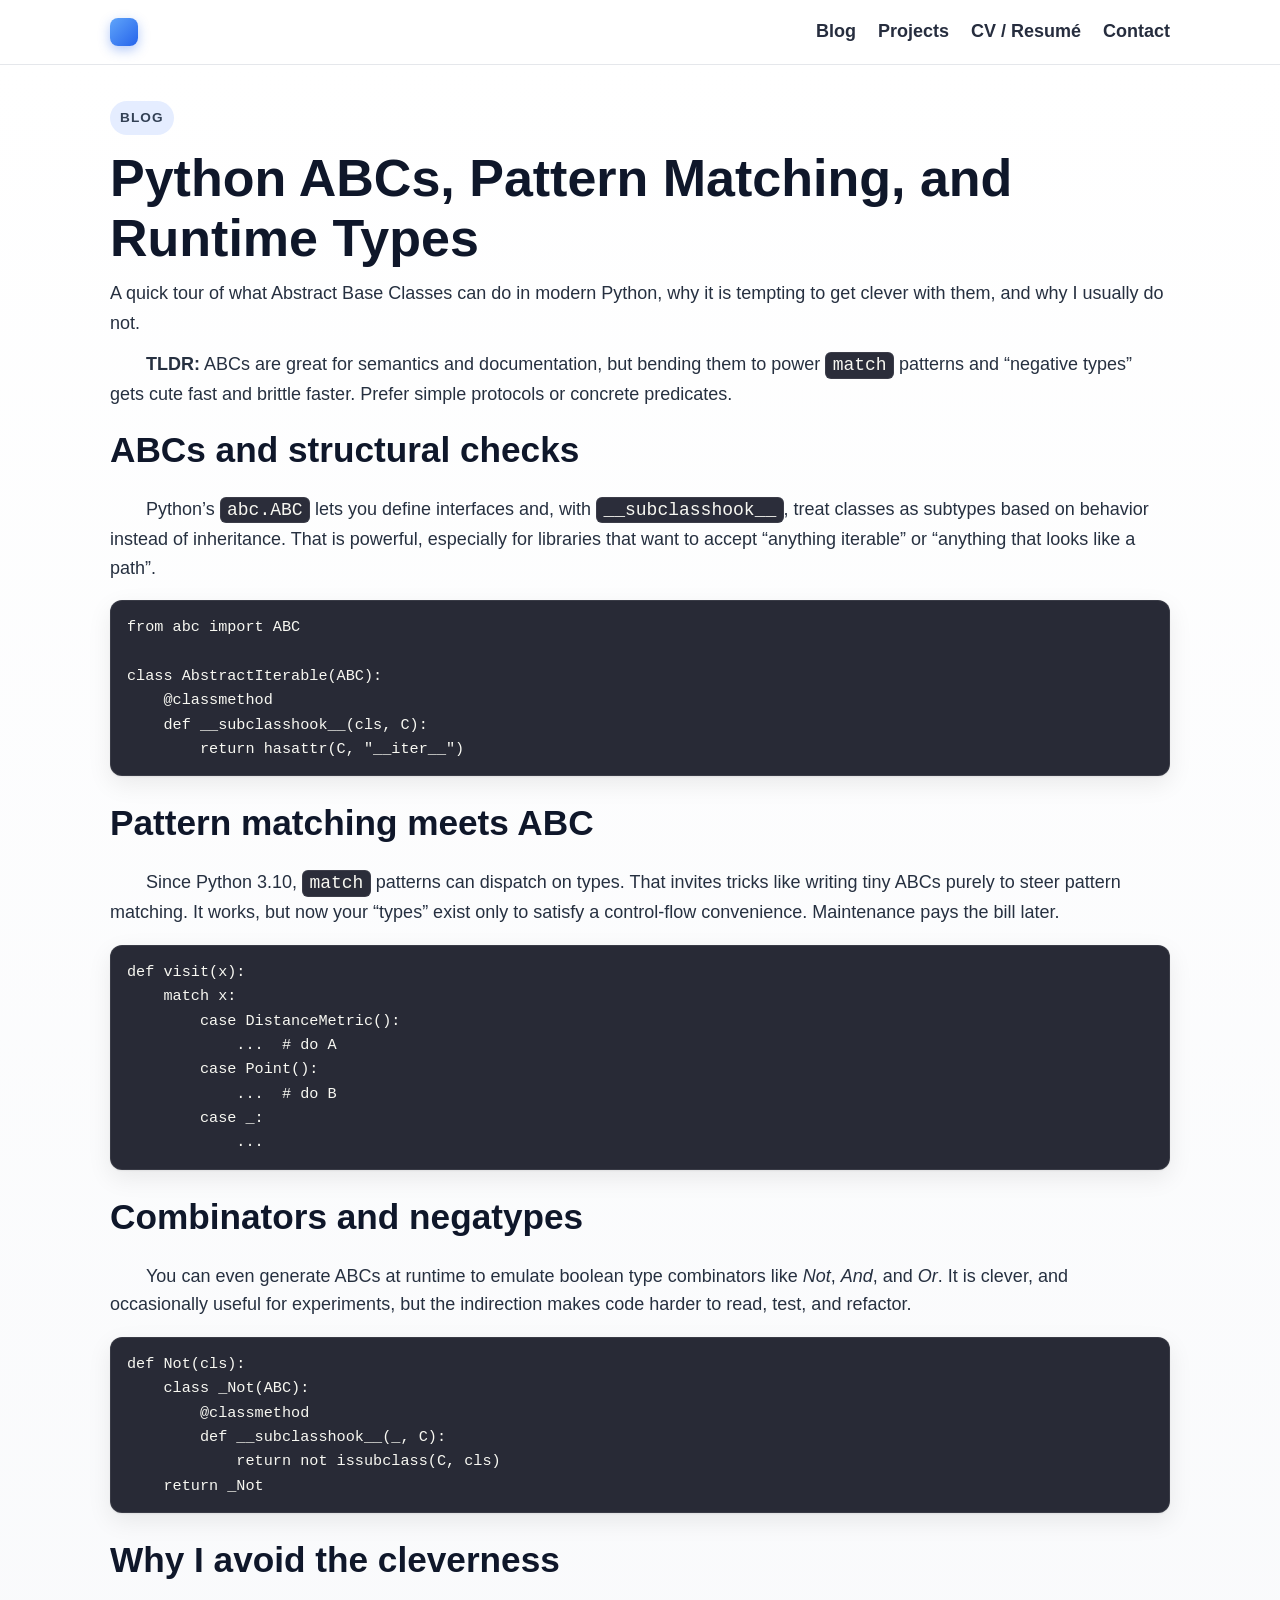
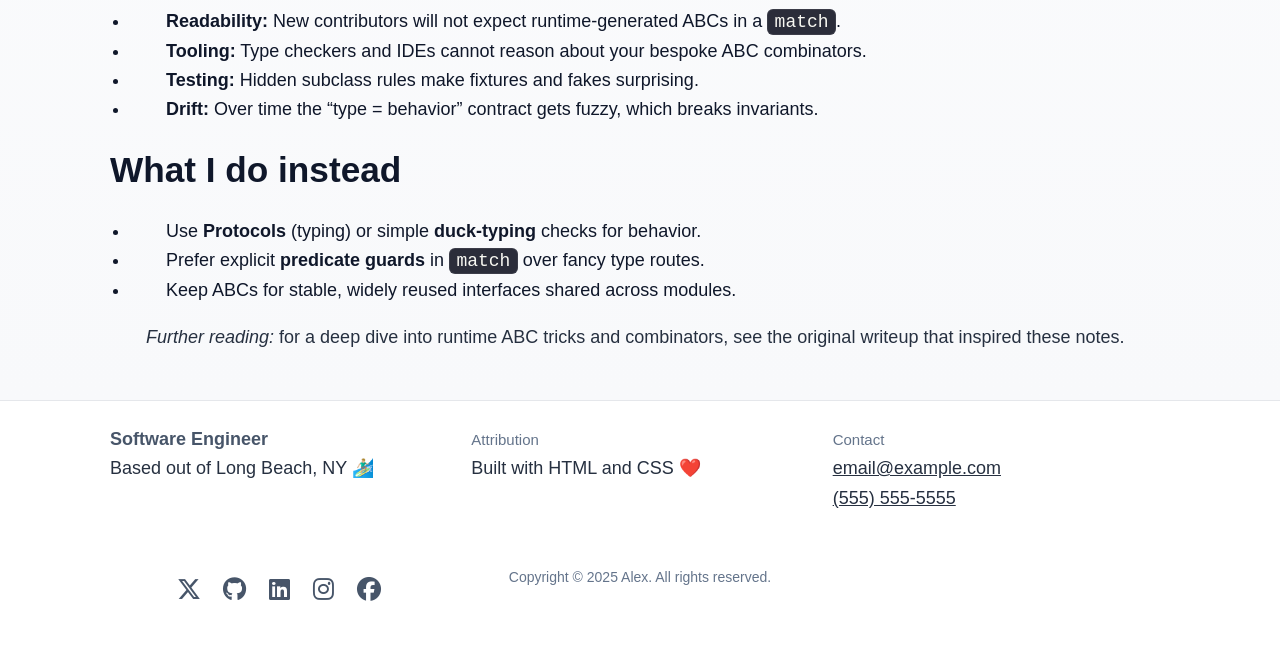
<file: blogpost.html>
<!DOCTYPE html>
<html lang="en">
  <head>
    <meta charset="utf-8" />
    <meta name="viewport" content="width=device-width, initial-scale=1" />
    <title>Python ABCs, Pattern Matching, and Runtime Types — Alex</title>
    <meta
      name="description"
      content="My notes on Python's Abstract Base Classes and how they interact with structural typing and pattern matching, plus when to avoid clever runtime ABC tricks."
    />
    <link rel="stylesheet" href="css/style.css" />
    <!-- Font Awesome (icons) -->
    <link
      rel="stylesheet"
      href="https://cdnjs.cloudflare.com/ajax/libs/font-awesome/6.5.0/css/all.min.css"
      referrerpolicy="no-referrer"
    />
  </head>
  <body>
    <a class="sr-only" href="#content">Skip to content</a>

    <!-- ======= Header / Navigation ======= -->
    <header class="site-header">
      <div class="container inner">
        <div class="brand">
          <a href="index.html" aria-label="Go to home">
            <span class="logo" aria-hidden="true"></span>
          </a>
        </div>

        <button
          class="menu-toggle"
          type="button"
          aria-expanded="false"
          aria-controls="primary-nav"
          data-menu-toggle
        >
          <span>Menu</span>
        </button>

        <nav id="primary-nav" class="primary" aria-label="Primary">
          <ul class="nav-list">
            <li><a href="blog-posts.html" aria-current="page">Blog</a></li>
            <li><a href="projects.html">Projects</a></li>
            <li><a href="index.html#cv">CV / Resumé</a></li>
            <li><a href="index.html#contact">Contact</a></li>
          </ul>
        </nav>
      </div>
    </header>

    <main id="content">
      <section class="hero compact">
        <div class="container">
          <span class="eyebrow">Blog</span>
          <h1 class="title">
            Python ABCs, Pattern Matching, and Runtime Types
          </h1>
            <p>
            A quick tour of what Abstract Base Classes can do in modern Python,
            why it is tempting to get clever with them, and why I usually do
            not.
          </p>

          <article">
            <p class="mono">
              <strong>TLDR:</strong> ABCs are great for semantics and
              documentation, but bending them to power
              <code>match</code> patterns and “negative types” gets cute fast
              and brittle faster. Prefer simple protocols or concrete
              predicates.
            </p>

            <h2>ABCs and structural checks</h2>
            <p class="mono">
              Python’s <code>abc.ABC</code> lets you define interfaces and, with
              <code>__subclasshook__</code>, treat classes as subtypes based on
              behavior instead of inheritance. That is powerful, especially for
              libraries that want to accept “anything iterable” or “anything
              that looks like a path”.
            </p>

            <pre class="code-font"><code>from abc import ABC

class AbstractIterable(ABC):
    @classmethod
    def __subclasshook__(cls, C):
        return hasattr(C, "__iter__")
</code></pre>

            <h2>Pattern matching meets ABC</h2>
            <p class="mono">
              Since Python 3.10, <code>match</code> patterns can dispatch on
              types. That invites tricks like writing tiny ABCs purely to steer
              pattern matching. It works, but now your “types” exist only to
              satisfy a control-flow convenience. Maintenance pays the bill
              later.
            </p>

            <pre class="code-font"><code>def visit(x):
    match x:
        case DistanceMetric():
            ...  # do A
        case Point():
            ...  # do B
        case _:
            ...
</code></pre>

            <h2>Combinators and negatypes</h2>
            <p class="mono">
              You can even generate ABCs at runtime to emulate boolean type
              combinators like <em>Not</em>, <em>And</em>, and <em>Or</em>. It
              is clever, and occasionally useful for experiments, but the
              indirection makes code harder to read, test, and refactor.
            </p>

            <pre class="code-font"><code>def Not(cls):
    class _Not(ABC):
        @classmethod
        def __subclasshook__(_, C):
            return not issubclass(C, cls)
    return _Not
</code></pre>

            <h2>Why I avoid the cleverness</h2>
            <ul class="mono" style="padding-left: 1.25rem">
              <li>
                <strong>Readability:</strong> New contributors will not expect
                runtime-generated ABCs in a <code>match</code>.
              </li>
              <li>
                <strong>Tooling:</strong> Type checkers and IDEs cannot reason
                about your bespoke ABC combinators.
              </li>
              <li>
                <strong>Testing:</strong> Hidden subclass rules make fixtures
                and fakes surprising.
              </li>
              <li>
                <strong>Drift:</strong> Over time the “type = behavior” contract
                gets fuzzy, which breaks invariants.
              </li>
            </ul>

            <h2>What I do instead</h2>
            <ul class="mono" style="padding-left: 1.25rem">
              <li>
                Use <strong>Protocols</strong> (typing) or simple
                <strong>duck-typing</strong> checks for behavior.
              </li>
              <li>
                Prefer explicit <strong>predicate guards</strong> in
                <code>match</code> over fancy type routes.
              </li>
              <li>
                Keep ABCs for stable, widely reused interfaces shared across
                modules.
              </li>
            </ul>

            <p class="mono">
              <em>Further reading:</em> for a deep dive into runtime ABC tricks
              and combinators, see the original writeup that inspired these
              notes.
            </p>
          </article>
        </div>
      </section>
    </main>

    <footer>
      <div class="container footgrid">
        <div>
          <strong>Software Engineer</strong>
          <p>Based out of Long Beach, NY 🏄🏼‍♂️</p>
        </div>
                <div>
          <small>Attribution</small>
          <p>Built with HTML and CSS ❤️</p>
        </div>
        <div>
          <small>Contact</small>
          <p>
            <a href="mailto:email@example.com">email@example.com</a><br />
            <a href="tel:+15555555555">(555) 555-5555</a>
          </p>
        </div>

      <!-- Social icons (match site footer) -->
      <div style="margin-top: 20px; text-align: center; font-size: 1.5rem">
        <a href="#" aria-label="Twitter" style="margin: 0 8px"
          ><i class="fa-brands fa-x-twitter"></i
        ></a>
        <a href="#" aria-label="GitHub" style="margin: 0 8px"
          ><i class="fa-brands fa-github"></i
        ></a>
        <a href="#" aria-label="LinkedIn" style="margin: 0 8px"
          ><i class="fa-brands fa-linkedin"></i
        ></a>
        <a href="#" aria-label="Instagram" style="margin: 0 8px"
          ><i class="fa-brands fa-instagram"></i
        ></a>
        <a href="#" aria-label="Facebook" style="margin: 0 8px"
          ><i class="fa-brands fa-facebook"></i
        ></a>
      </div>

      <p class="copyright">Copyright © 2025 Alex. All rights reserved.</p>
    </footer>

    <script>
      // Simple, accessible menu toggle for mobile
      const btn = document.querySelector("[data-menu-toggle]");
      const nav = document.getElementById("primary-nav");
      if (btn && nav) {
        btn.addEventListener("click", () => {
          const open = nav.classList.toggle("open");
          btn.setAttribute("aria-expanded", String(open));
        });
      }
    </script>
  </body>
</html>
</file>
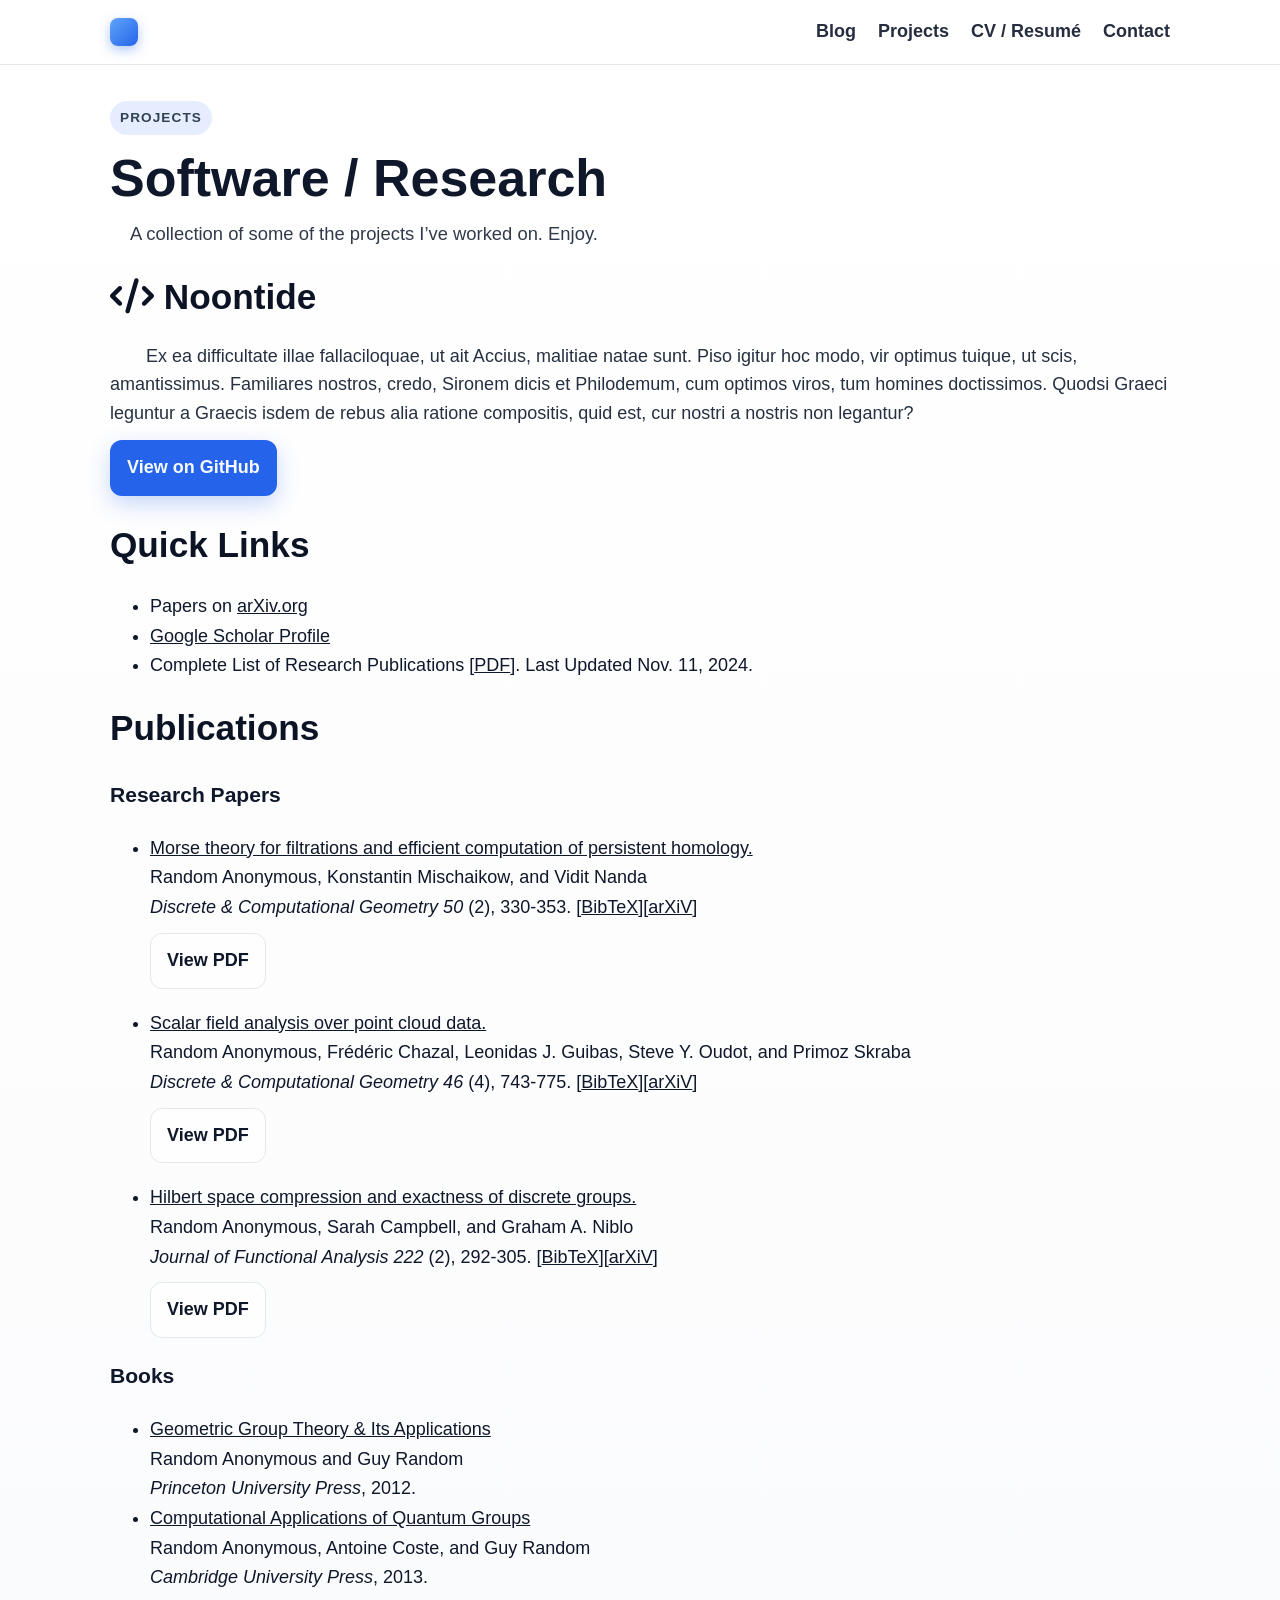
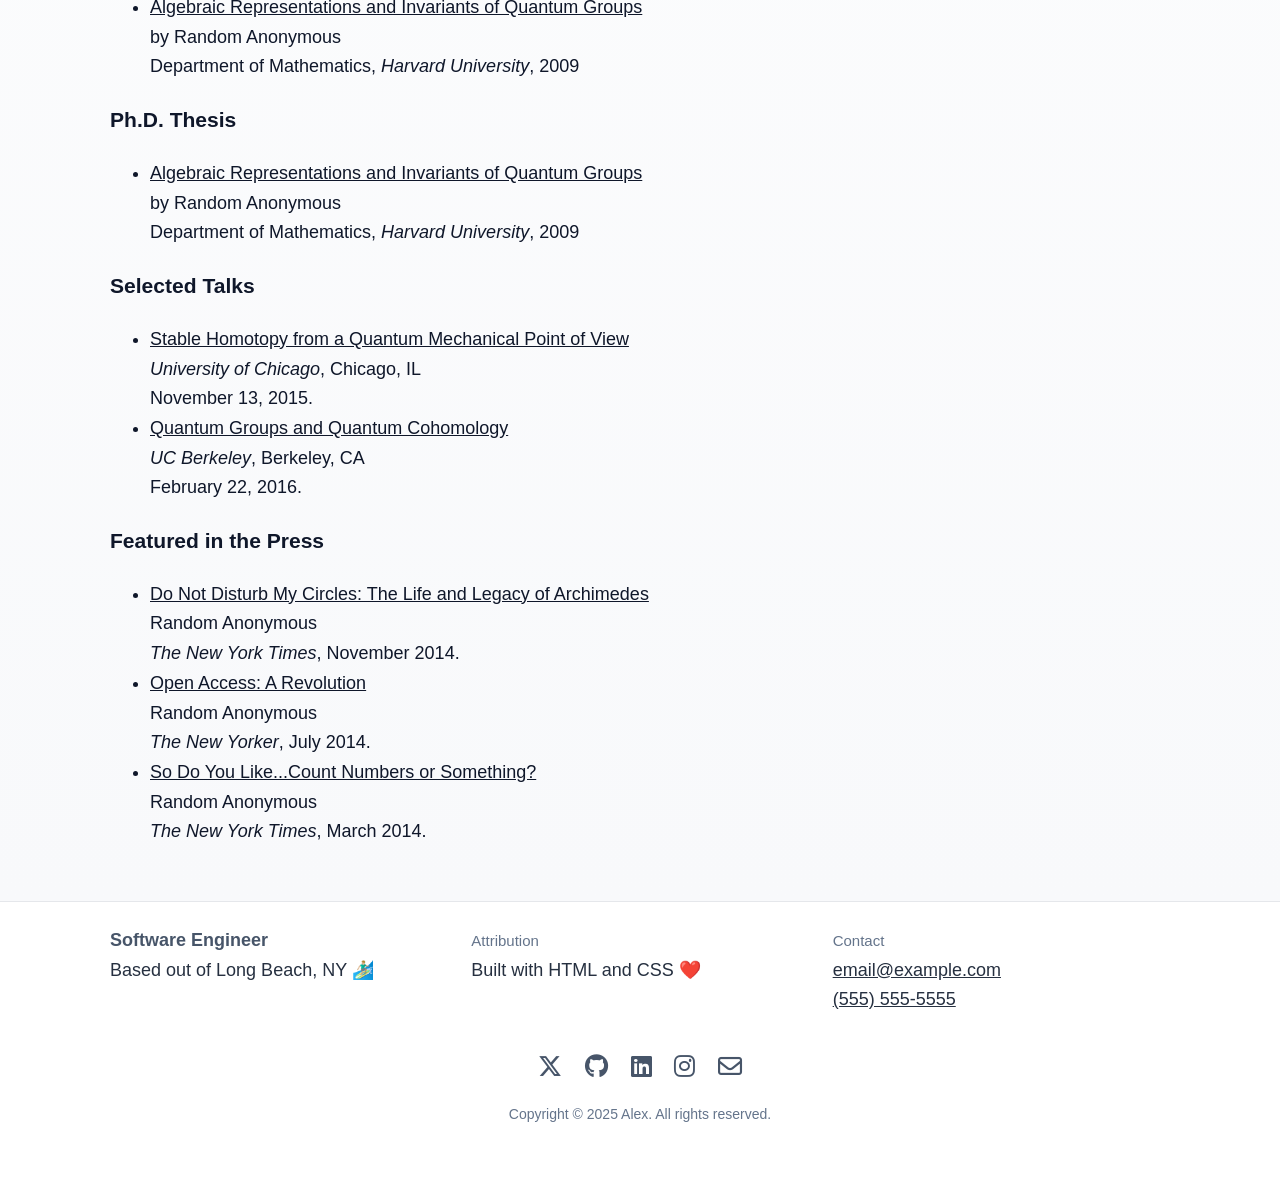
<file: projects.html>
<!DOCTYPE html>
<html lang="en">
  <head>
    <meta charset="utf-8" />
    <meta name="viewport" content="width=device-width, initial-scale=1" />

    <title>Alex · Projects</title>
    <meta
      name="description"
      content="Selected projects by Alex, software engineer and data scientist."
    />

    <!-- Site styles -->
    <link rel="stylesheet" href="css/style.css" />

        <!-- Favicon on browser tab -->
    <link rel="icon" href="img/logo.ico/apple-icon-120x120.png">

    <!-- Font Awesome (icons) -->
    <link
      rel="stylesheet"
      href="https://cdnjs.cloudflare.com/ajax/libs/font-awesome/6.5.0/css/all.min.css"
      referrerpolicy="no-referrer"
    />
  </head>
  <body>
    <a class="sr-only" href="#content">Skip to content</a>

    <!-- ======= Header / Navigation ======= -->
    <header class="site-header">
      <div class="container inner">
        <div class="brand">
          <a href="index.html" aria-label="Go to home">
            <span class="logo" aria-hidden="true"></span>
          </a>
        </div>

        <button
          class="menu-toggle"
          type="button"
          aria-expanded="false"
          aria-controls="primary-nav"
          data-menu-toggle
        >
          <span>Menu</span>
        </button>

        <nav id="primary-nav" class="primary" aria-label="Primary">
          <ul class="nav-list">
            <li><a href="blog-posts.html">Blog</a></li>
            <li><a href="projects.html" aria-current="page">Projects</a></li>
            <li><a href="index.html#cv">CV / Resumé</a></li>
            <li><a href="index.html#contact">Contact</a></li>
          </ul>
        </nav>
      </div>
    </header>

    <main id="content">
      <!-- ======= PROJECTS ======= -->
      <section class="hero compact">
        <div class="container">
          <span class="eyebrow">Projects</span>
          <h1 class="title">Software / Research</h1>
          <p class="lead">A collection of some of the projects I’ve worked on. Enjoy.</p>

          <div
            class="grid"
            style="
              display: grid;
              grid-template-columns: 1fr;
              gap: 28px;
              margin-top: 18px;
            "
          >
            <!-- Software -->
            <article">
              <h2 class="kicker">
                <i class="fa-solid fa-code" aria-hidden="true"></i> Noontide
              </h2>
              <p class="mono">
               Ex ea difficultate illae fallaciloquae, ut ait Accius, malitiae natae sunt. Piso igitur hoc modo, vir optimus tuique, ut scis, amantissimus. Familiares nostros, credo, Sironem dicis et Philodemum, cum optimos viros, tum homines doctissimos. Quodsi Graeci leguntur a Graecis isdem de rebus alia ratione compositis, quid est, cur nostri a nostris non legantur?
              </p>
              <div class="actions" style="margin-top: 8px">
                <a
                  class="btn primary"
                  href="https://github.com/"
                  target="_blank"
                  rel="noopener"
                  >View on GitHub</a
                >
              </div>
            </article>

            <!--  Quick Links -->
                    <article style="margin-top: 20px">

              <h2 class="kicker">
                 Quick Links
              </h2>
           <ul>
            <li>Papers on <a href="#">arXiv.org</a></li>
            <li><a href="#">Google Scholar Profile</a></li>
            <li>Complete List of Research Publications [<a href="#">PDF</a>]. Last Updated Nov. 11, 2024.</li>
          </ul>

          <h2 class="kicker">
                 Publications
              </h2>

        <h3>Research Papers</h3>
        <ul>
          <li>
            <a href="#">Morse theory for filtrations and efficient computation of persistent homology.</a>
            <br>Random Anonymous, Konstantin Mischaikow, and Vidit Nanda
            <br><i>Discrete & Computational Geometry 50</i> (2), 330-353. [<a href="">BibTeX</a>][<a href="">arXiV</a>]
         </li>
         
                    <div class="actions" style="margin-top: 10px 0">
                <a class="btn ghost" href="#" rel="noopener">View PDF</a>
              </div>

                                  <article style="margin-top: 20px">


                        <li><a href="#">Scalar field analysis over point cloud data.</a>
          <br>Random Anonymous, Frédéric Chazal, Leonidas J. Guibas, Steve Y. Oudot, and Primoz Skraba
          <br><i>Discrete & Computational Geometry 46</i> (4), 743-775. [<a href="">BibTeX</a>][<a href="">arXiV</a>]
         </li>


                    <div class="actions" style="margin-top: 10px 0">
                <a class="btn ghost" href="#" rel="noopener">View PDF</a>
              </div>                    <article style="margin-top: 20px">

                <li><a href="#">Hilbert space compression and exactness of discrete groups.</a>
                  <br>Random Anonymous, Sarah Campbell, and Graham A. Niblo
                  <br><i>Journal of Functional Analysis 222</i> (2), 292-305. [<a href="">BibTeX</a>][<a href="">arXiV</a>]
                </li>

                    <div class="actions" style="margin-top: 10px 0">
                <a class="btn ghost" href="#" rel="noopener">View PDF</a>
              </div>
              </ul>


               <h3>Books</h3>

            <ul> 
                  <li>
                    <a href="#">Geometric Group Theory & Its Applications</a>
                    <br>Random Anonymous and Guy Random
                    <br><i>Princeton University Press</i>, 2012.
                </li>

               <li>
                  <a href="#">Computational Applications of Quantum Groups</a>
                  <br>Random Anonymous, Antoine Coste, and Guy Random
                  <br><i>Cambridge University Press</i>, 2013.
              </li>


                <li>
                  <a href="#">Algebraic Representations and Invariants of Quantum Groups</a>
                  <br>by Random Anonymous
                  <br>Department of Mathematics, <i>Harvard University</i>, 2009
              </li>
           </ul>


           <h3>Ph.D. Thesis</h3>

            <ul> 
              <li>
                <a href="#">Algebraic Representations and Invariants of Quantum Groups</a>
                <br>by Random Anonymous
                <br>Department of Mathematics, <i>Harvard University</i>, 2009
            </li>
           </ul>



           <h3>Selected Talks</h3>

            <ul> 
                <li>
                  <a href="#">Stable Homotopy from a Quantum Mechanical Point of View</a>
                  <br><i>University of Chicago</i>, Chicago, IL
                  <br>November 13, 2015.
                </li>

               <li>
                <a href="#">Quantum Groups and Quantum Cohomology</a>
                <br><i>UC Berkeley</i>, Berkeley, CA
                <br>February 22, 2016.
              </li>

           </ul>



           <h3>Featured in the Press</h3>

            <ul> 
                      <li>
                          <a href="#">Do Not Disturb My Circles: The Life and Legacy of Archimedes</a>
                          <br>Random Anonymous
                          <br><i>The New York Times</i>, November 2014.
                      </li>

                      <li>
                          <a href="#">Open Access: A Revolution</a>
                          <br>Random Anonymous
                          <br><i>The New Yorker</i>, July 2014.
                      </li>
                      <li>
                        <a href="#">So Do You Like...Count Numbers or Something?</a>
                        <br>Random Anonymous
                        <br><i>The New York Times</i>, March 2014.
                    </li>
           </ul>


              </article>
          </div>
        </div>
      </section>
    </main>

    <!-- ======= Footer ======= -->
    <footer>
      <div class="container footgrid">
        <div>
          <strong>Software Engineer</strong>
          <p>Based out of Long Beach, NY 🏄🏼‍♂️</p>
        </div>
                <div>
          <small>Attribution</small>
          <p>Built with HTML and CSS ❤️</p>
        </div>
        <div>
          <small>Contact</small>
          <p>
            <a href="mailto:email@example.com">email@example.com</a><br />
            <a href="tel:+15555555555">(555) 555-5555</a>
          </p>
        </div>

      </div>

      <!-- Social icons -->
      <div style="margin-top: 20px; text-align: center; font-size: 1.5rem">
        <a href="#" aria-label="Twitter" style="margin: 0 8px"
          ><i class="fa-brands fa-x-twitter"></i
        ></a>
        <a href="#" aria-label="GitHub" style="margin: 0 8px"
          ><i class="fa-brands fa-github"></i
        ></a>
        <a href="#" aria-label="LinkedIn" style="margin: 0 8px"
          ><i class="fa-brands fa-linkedin"></i
        ></a>
        <a href="#" aria-label="Instagram" style="margin: 0 8px"
          ><i class="fa-brands fa-instagram"></i
        ></a>
        <hr="#" aria-label="Envelope" style="margin: 0 8px"
          ><i class="fa-regular fa-envelope"></i>
          </a>
      </div>

      <p class="copyright">Copyright © 2025 Alex. All rights reserved.</p>
    </footer>

    <script>
      // Simple, accessible menu toggle for mobile
      const btn = document.querySelector("[data-menu-toggle]");
      const nav = document.getElementById("primary-nav");
      if (btn && nav) {
        btn.addEventListener("click", () => {
          const open = nav.classList.toggle("open");
          btn.setAttribute("aria-expanded", String(open));
        });
      }
    </script>
  </body>
</html>
</file>
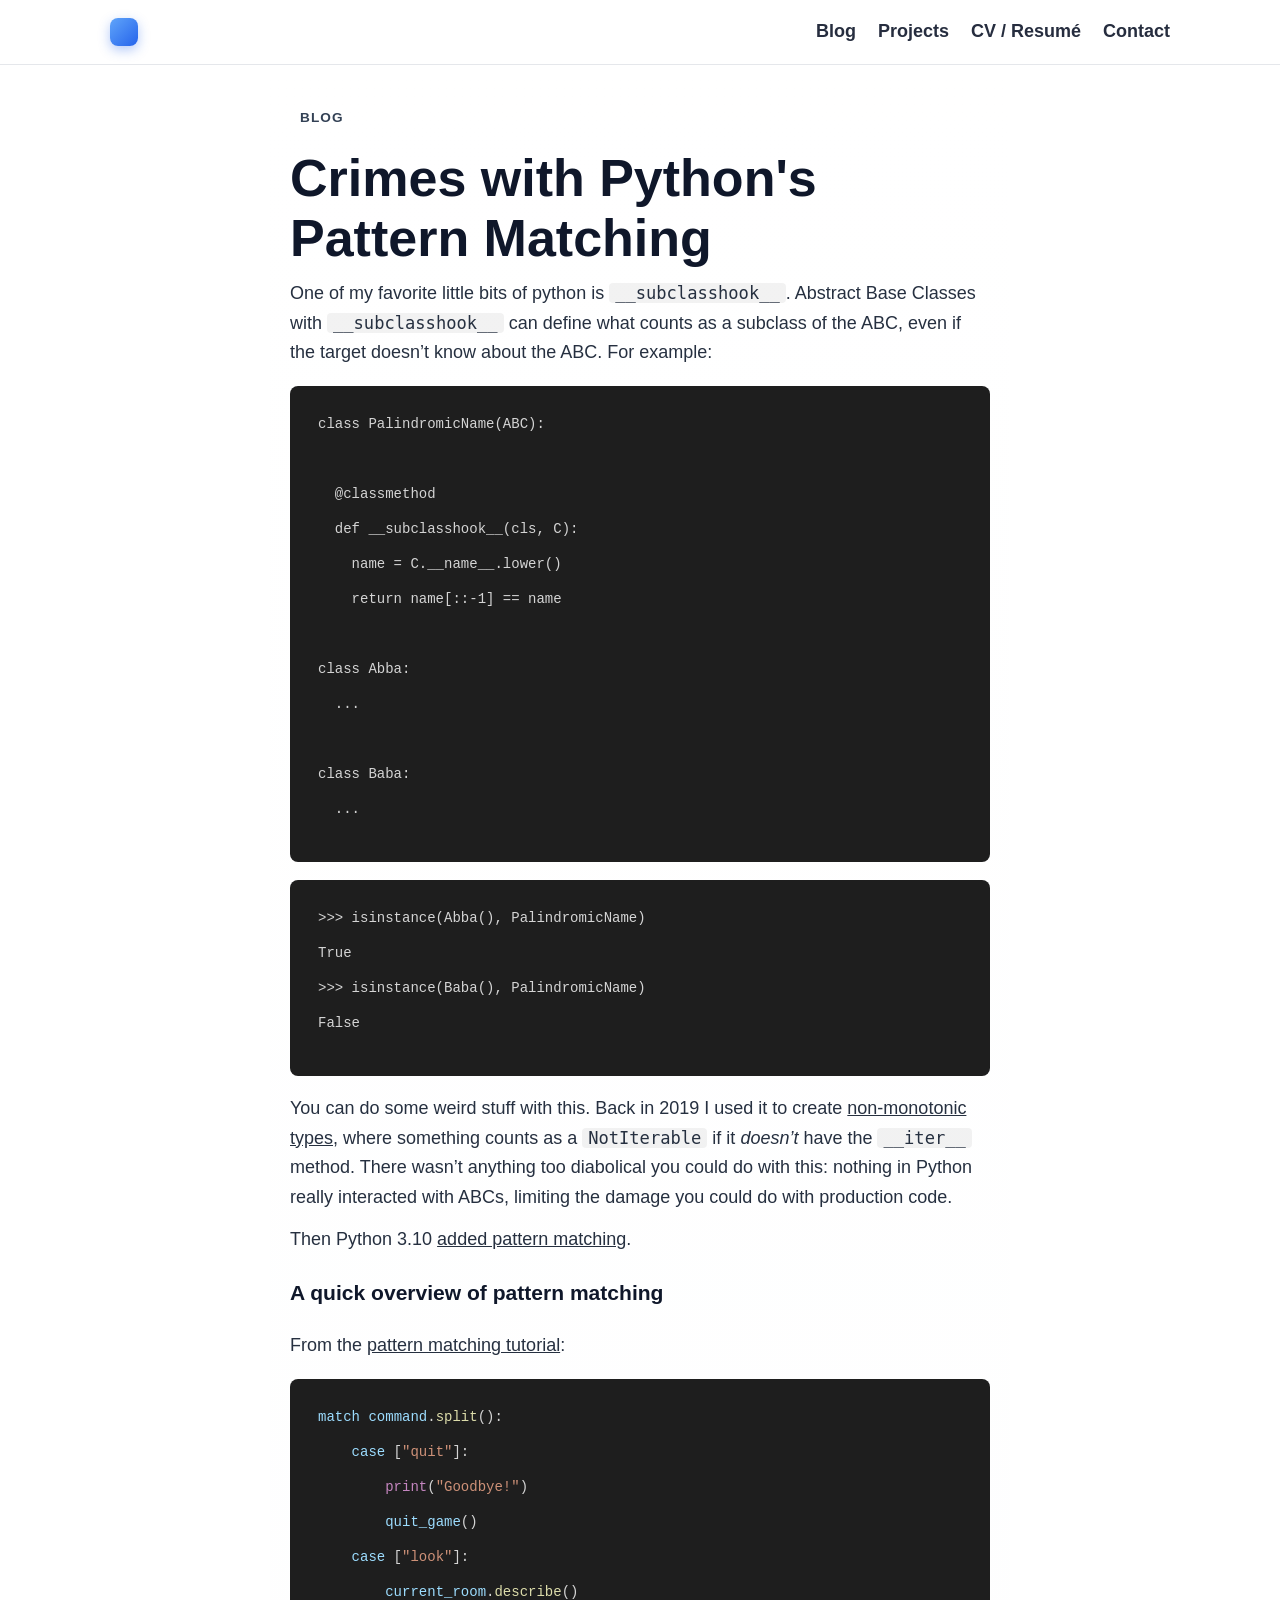
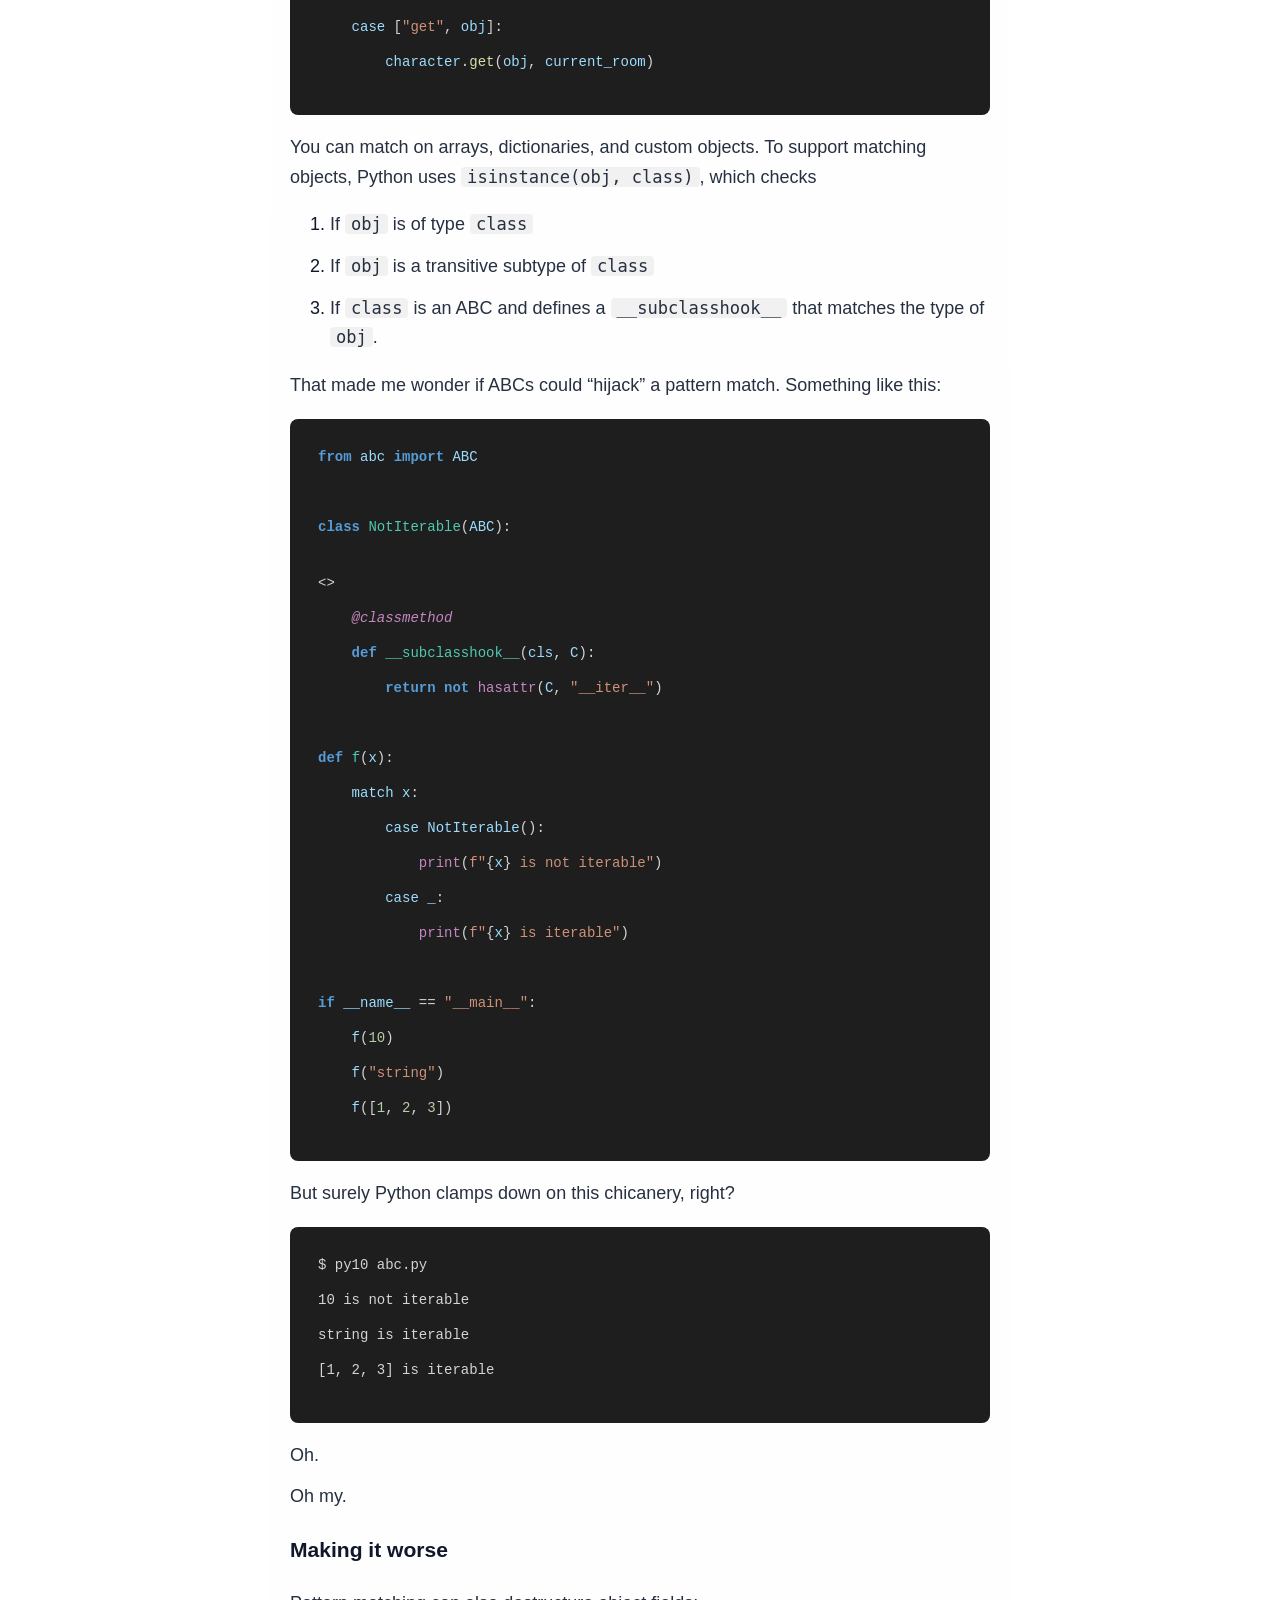
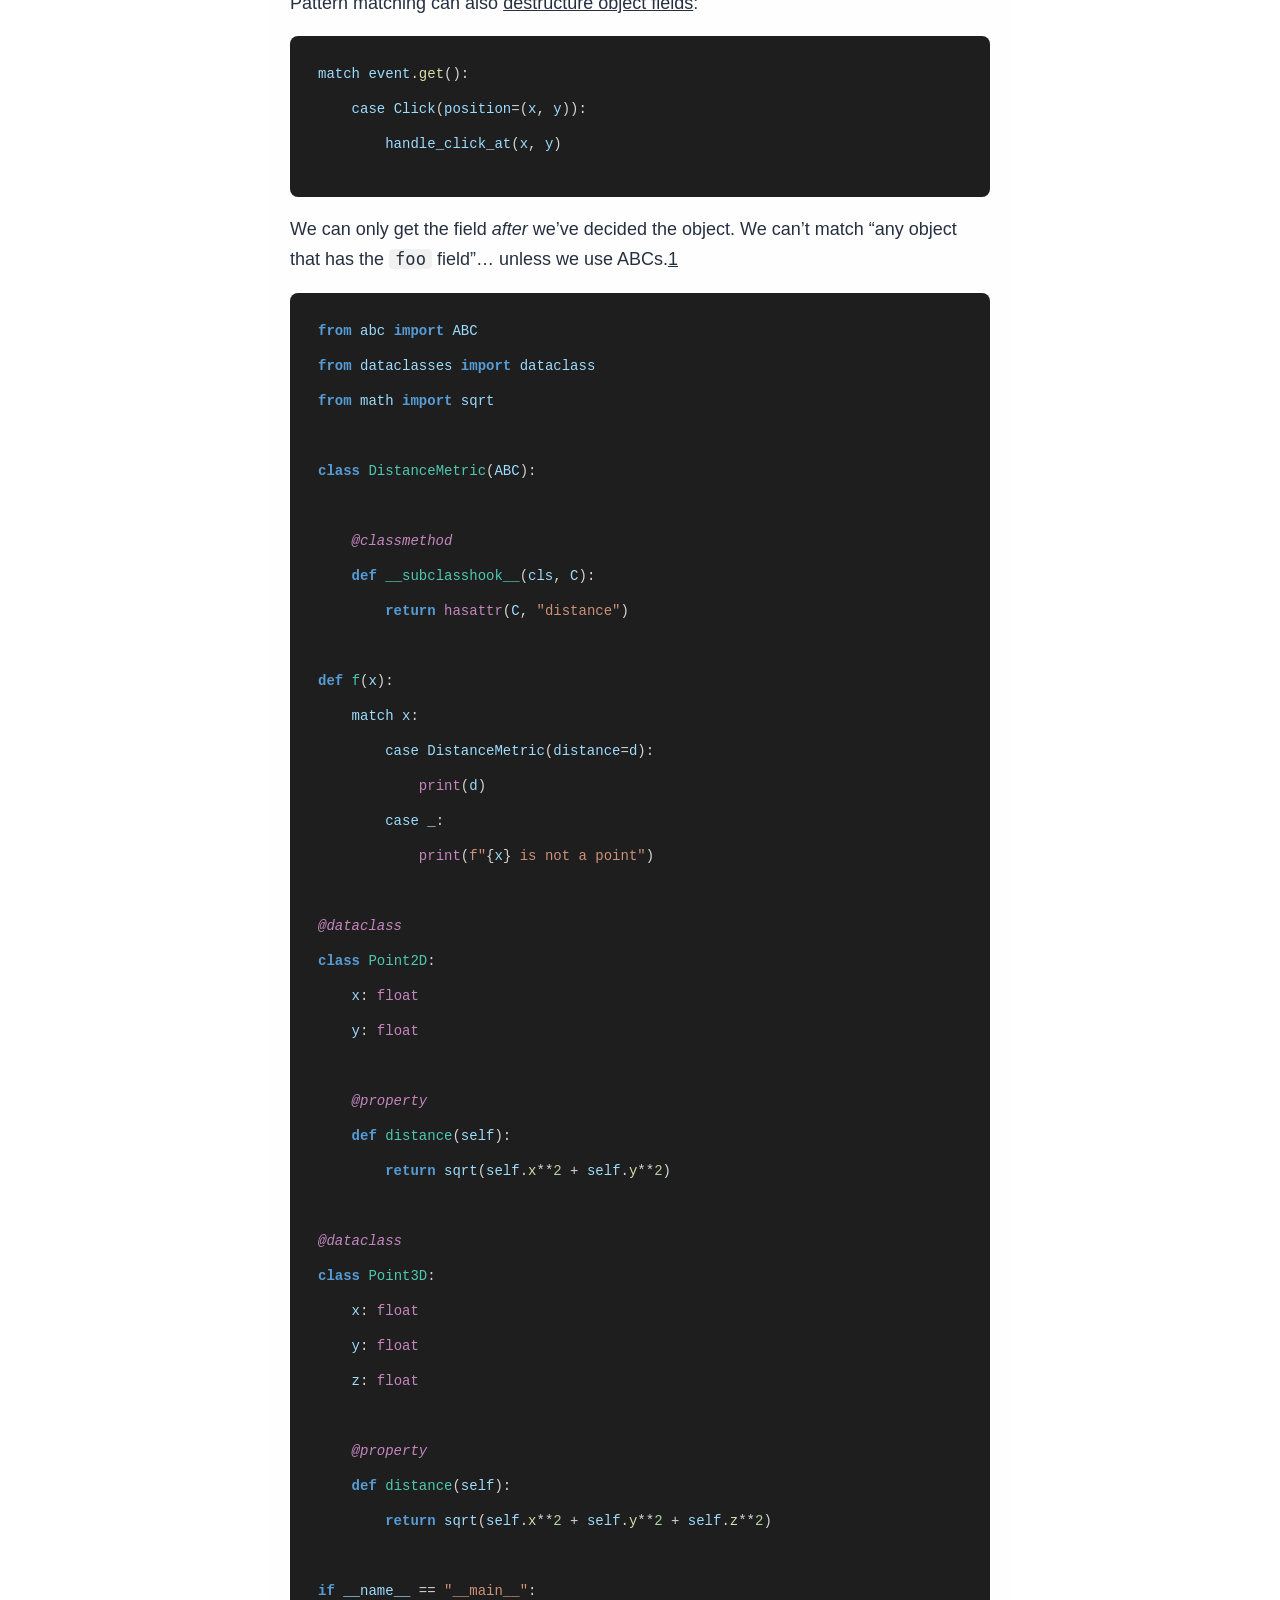
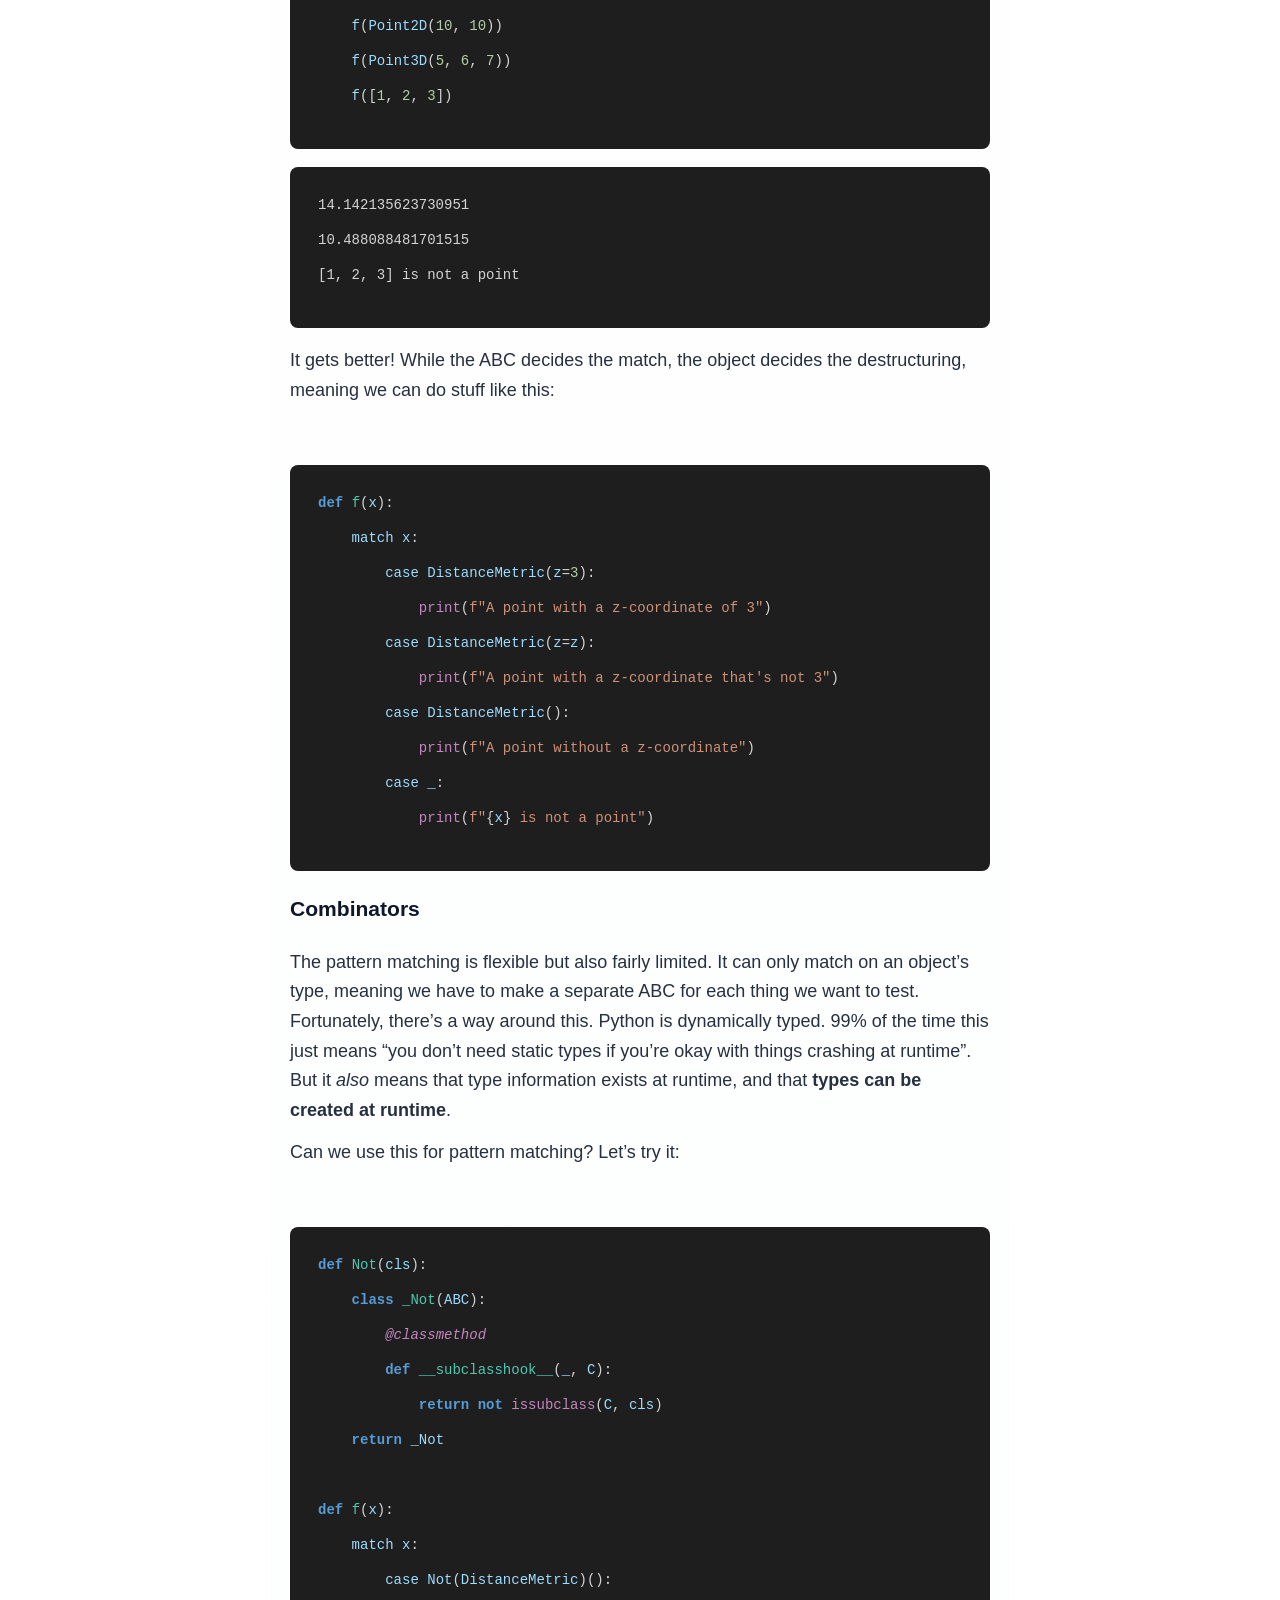
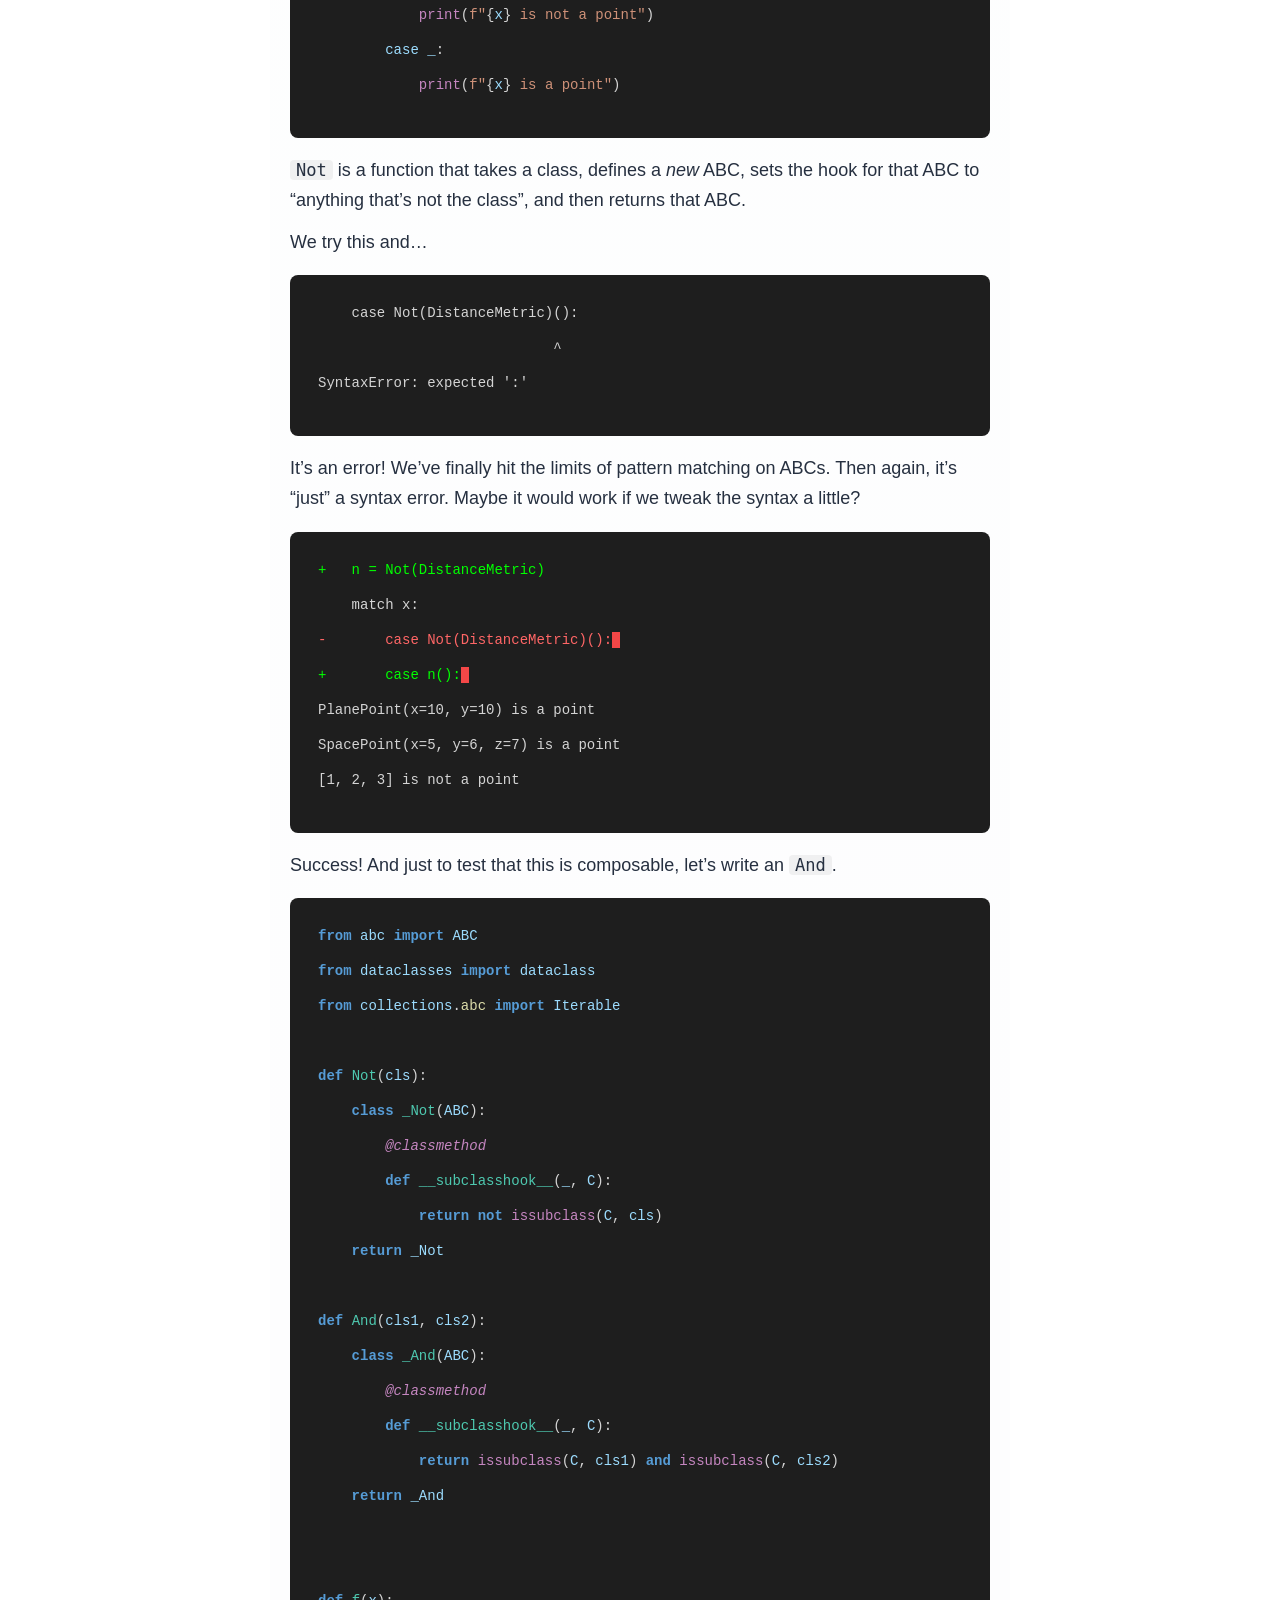
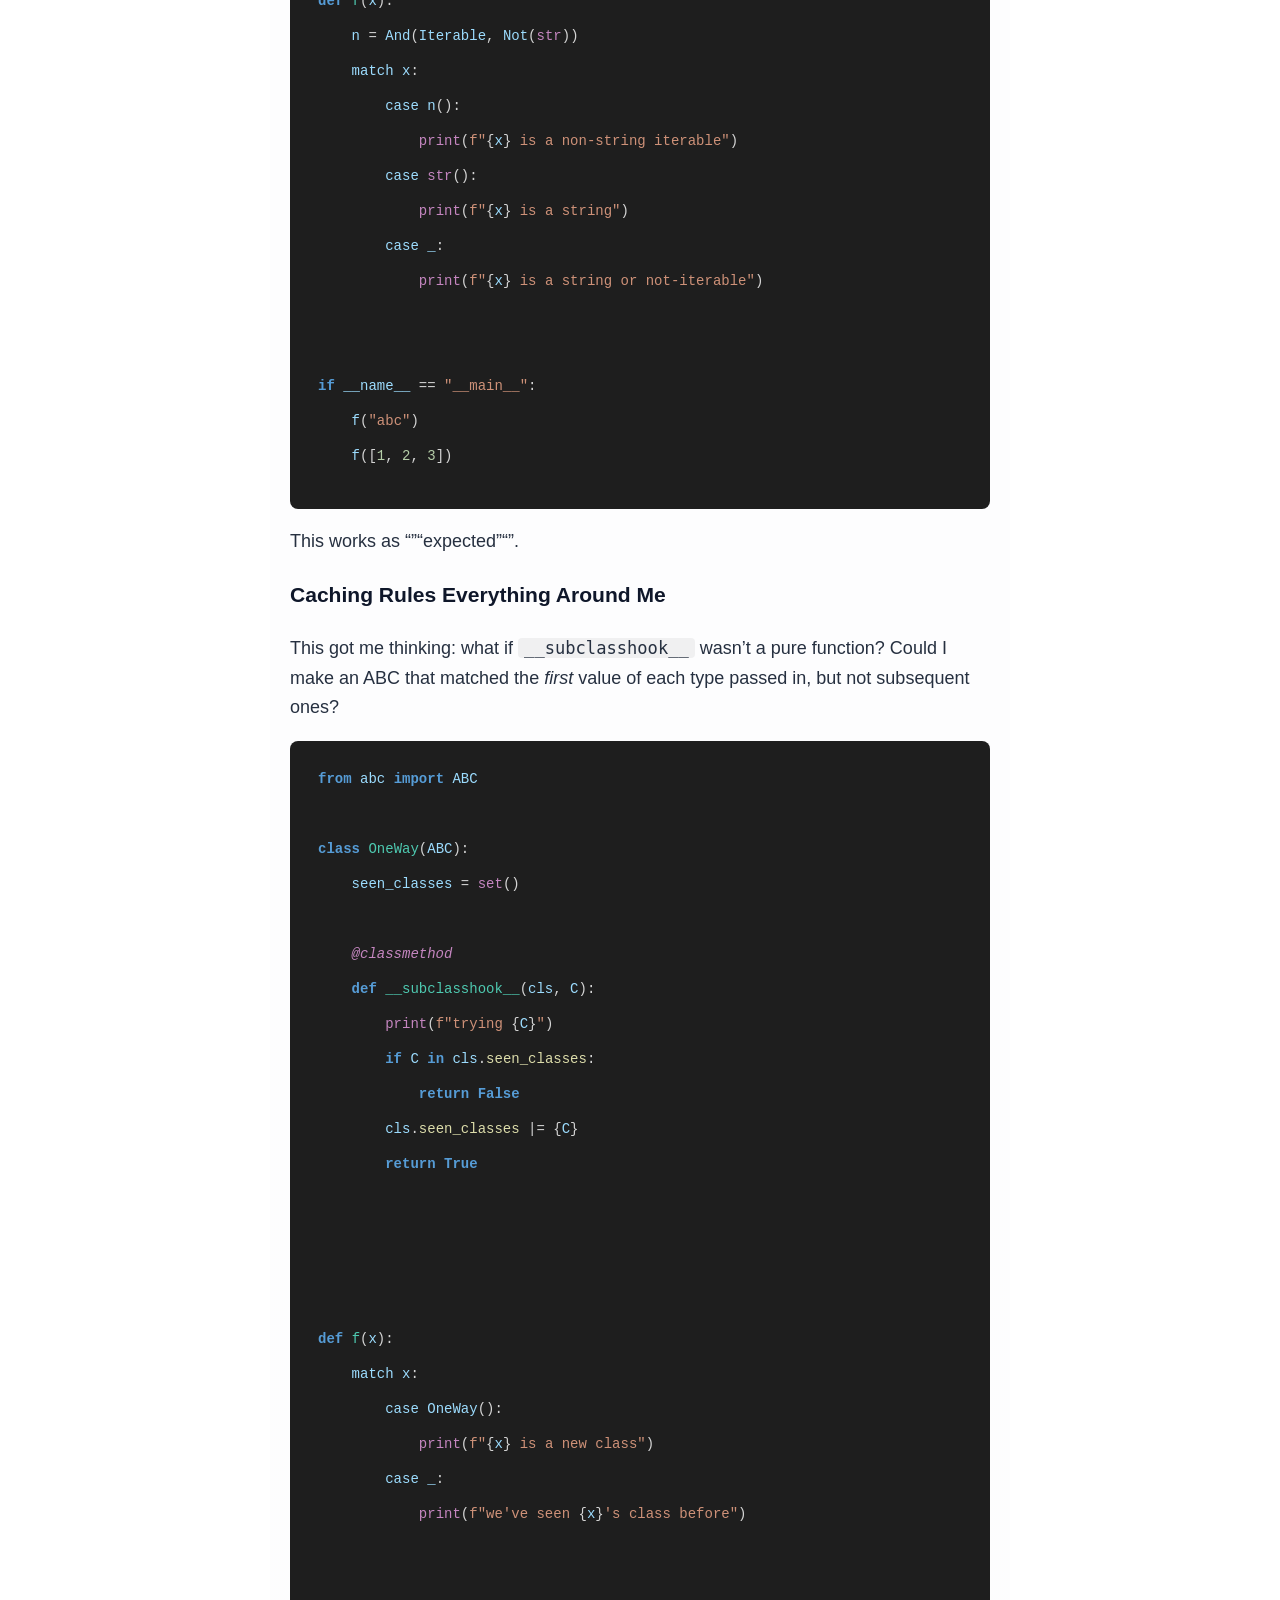
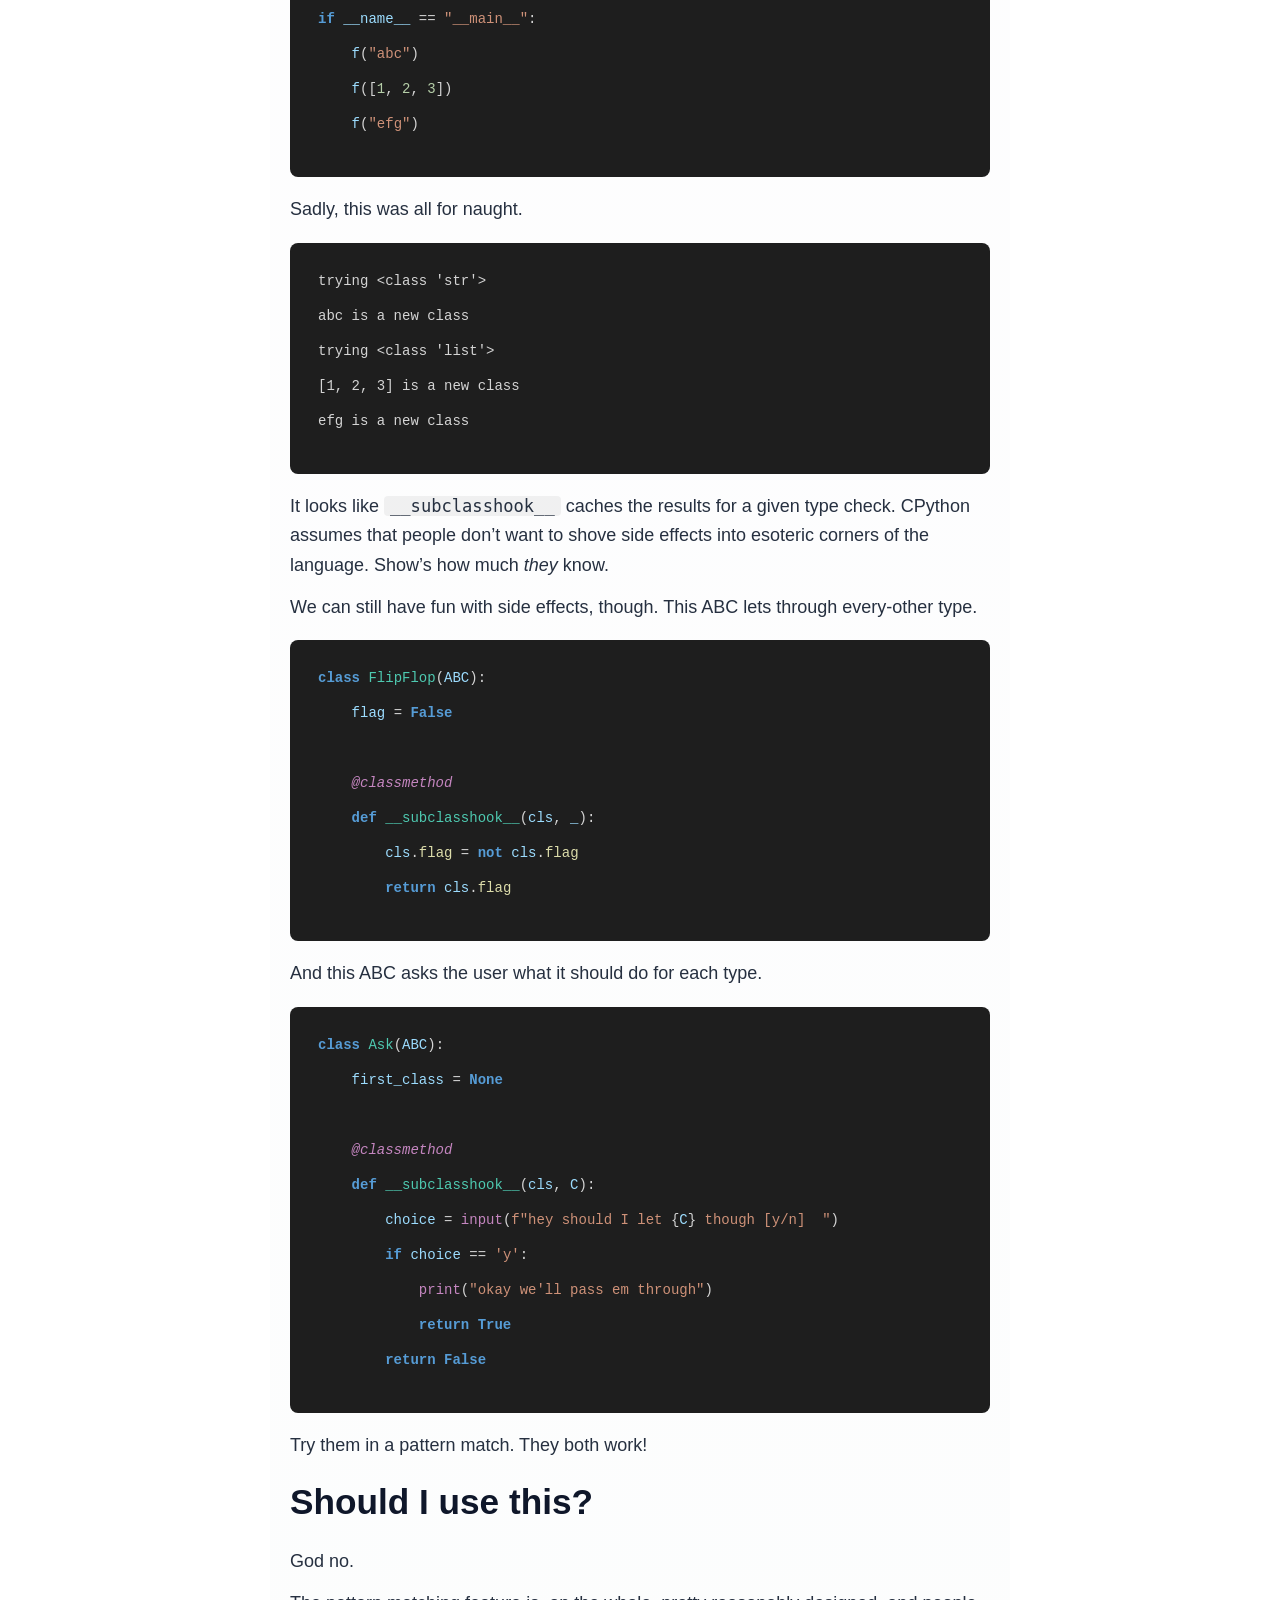
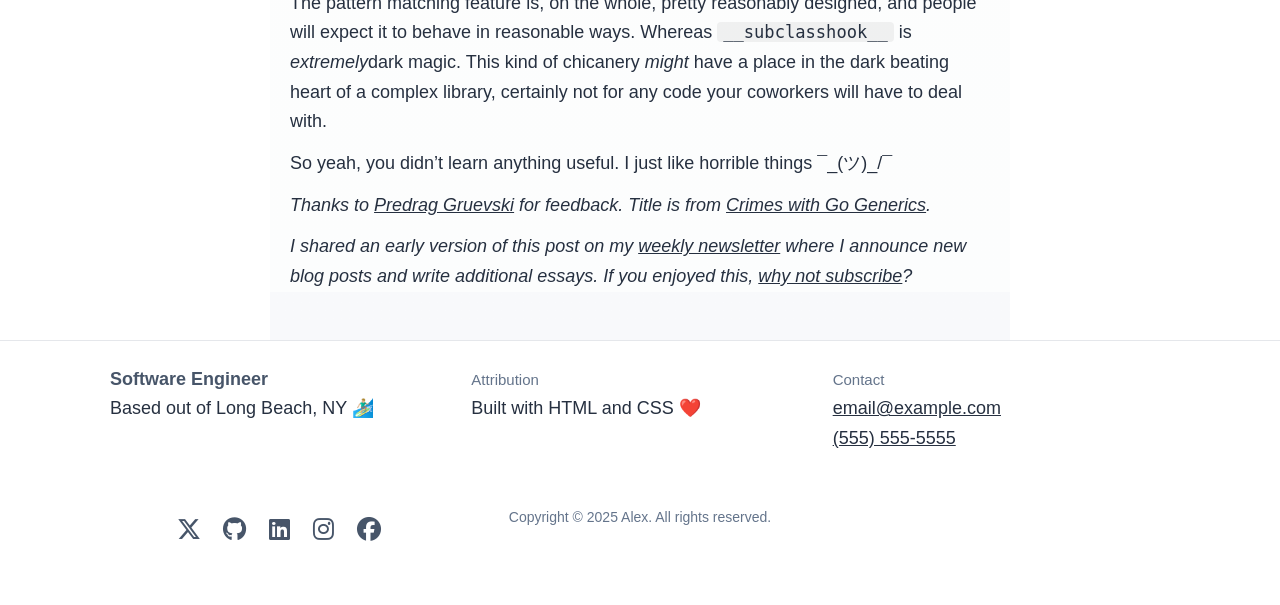
<file: src/2blogpost.html>
<!DOCTYPE html>
<html lang="en">
  <head>
    <meta charset="utf-8" />
    <meta name="viewport" content="width=device-width, initial-scale=1" />
    <title>Python ABCs, Pattern Matching, and Runtime Types — Alex</title>
    <meta
      name="description"
      content="My notes on Python's Abstract Base Classes and how they interact with structural typing and pattern matching, plus when to avoid clever runtime ABC tricks."
    />
        <link rel="stylesheet" href="css/style.css" />

    <!-- Font Awesome (icons) -->
    <link
      rel="stylesheet"
      href="https://cdnjs.cloudflare.com/ajax/libs/font-awesome/6.5.0/css/all.min.css"
      referrerpolicy="no-referrer"
    />
  </head>
  <body>
    <a class="sr-only" href="#content">Skip to content</a>

    <!-- ======= Header / Navigation ======= -->
    <header class="site-header">
      <div class="container inner">
        <div class="brand">
          <a href="index.html" aria-label="Go to home">
            <span class="logo" aria-hidden="true"></span>
          </a>
        </div>

        <button
          class="menu-toggle"
          type="button"
          aria-expanded="false"
          aria-controls="primary-nav"
          data-menu-toggle
        >
          <span>Menu</span>
        </button>

        <nav id="primary-nav" class="primary" aria-label="Primary">
          <ul class="nav-list">
            <li><a href="blog-posts.html" aria-current="page">Blog</a></li>
            <li><a href="projects.html">Projects</a></li>
            <li><a href="index.html#cv">CV / Resumé</a></li>
            <li><a href="index.html#contact">Contact</a></li>
          </ul>
        </nav>
      </div>
    </header>

    <main id="content">
              <article class="tiro" background-color="#ffffffa5">

      <section class="hero compact">
        <div class="container">
          <span class="eyebrow">Blog</span><div id='write'  class=''><h1 id='crimes-with-pythons-pattern-matching'><span>Crimes with Python&#39;s Pattern Matching</span></h1><p><span>One of my favorite little bits of python is </span><code>__subclasshook__</code><span>. Abstract Base Classes with </span><code>__subclasshook__</code><span> can define what counts as a subclass of the ABC, even if the target doesn’t know about the ABC. For example:</span></p><pre class="md-fences md-end-block ty-contain-cm modeLoaded" spellcheck="false" lang=""><div class="CodeMirror cm-s-inner cm-s-null-scroll CodeMirror-wrap" lang=""><div style="overflow: hidden; position: relative; width: 3px; height: 0px; top: 10.727272px; left: 3.636364px;"><textarea autocorrect="off" autocapitalize="off" spellcheck="false" tabindex="0" style="position: absolute; bottom: -1em; padding: 0px; width: 1000px; height: 1em; outline: currentcolor;"></textarea></div><div class="CodeMirror-scrollbar-filler" cm-not-content="true"></div><div class="CodeMirror-gutter-filler" cm-not-content="true"></div><div class="CodeMirror-scroll" tabindex="-1"><div class="CodeMirror-sizer" style="margin-left: 0px; margin-bottom: 0px; border-right-width: 0px; padding-right: 0px; padding-bottom: 0px;"><div style="position: relative; top: 0px;"><div class="CodeMirror-lines" role="presentation"><div role="presentation" style="position: relative; outline: currentcolor;"><div class="CodeMirror-measure"></div><div class="CodeMirror-measure"></div><div style="position: relative; z-index: 1;"></div><div class="CodeMirror-code" role="presentation" style=""><div class="CodeMirror-activeline" style="position: relative;"><div class="CodeMirror-activeline-background CodeMirror-linebackground"></div><div class="CodeMirror-gutter-background CodeMirror-activeline-gutter" style="left: 0px; width: 0px;"></div><pre class=" CodeMirror-line " role="presentation"><span role="presentation" style="padding-right: 0.1px;">class PalindromicName(ABC):</span></pre></div><pre class=" CodeMirror-line " role="presentation"><span role="presentation" style="padding-right: 0.1px;"> &nbsp; </span></pre><pre class=" CodeMirror-line " role="presentation"><span role="presentation" style="padding-right: 0.1px;">  @classmethod</span></pre><pre class=" CodeMirror-line " role="presentation"><span role="presentation" style="padding-right: 0.1px;">  def __subclasshook__(cls, C):</span></pre><pre class=" CodeMirror-line " role="presentation"><span role="presentation" style="padding-right: 0.1px;"> &nbsp;  name = C.__name__.lower()</span></pre><pre class=" CodeMirror-line " role="presentation"><span role="presentation" style="padding-right: 0.1px;"> &nbsp;  return name[::-1] == name</span></pre><pre class=" CodeMirror-line " role="presentation"><span role="presentation" style="padding-right: 0.1px;"><span cm-text="" cm-zwsp="">
</span></span></pre><pre class=" CodeMirror-line " role="presentation"><span role="presentation" style="padding-right: 0.1px;">class Abba:</span></pre><pre class=" CodeMirror-line " role="presentation"><span role="presentation" style="padding-right: 0.1px;">  ...</span></pre><pre class=" CodeMirror-line " role="presentation"><span role="presentation" style="padding-right: 0.1px;"><span cm-text="" cm-zwsp="">
</span></span></pre><pre class=" CodeMirror-line " role="presentation"><span role="presentation" style="padding-right: 0.1px;">class Baba:</span></pre><pre class=" CodeMirror-line " role="presentation"><span role="presentation" style="padding-right: 0.1px;">  ...</span></pre></div></div></div></div></div><div style="position: absolute; height: 0px; width: 1px; border-bottom-width: 0px; border-bottom-style: solid; border-bottom-color: transparent; top: 305px;"></div><div class="CodeMirror-gutters" style="display: none; height: 305px;"></div></div></div></pre><pre class="md-fences md-end-block ty-contain-cm modeLoaded" spellcheck="false" lang=""><div class="CodeMirror cm-s-inner cm-s-null-scroll CodeMirror-wrap" lang=""><div style="overflow: hidden; position: relative; width: 3px; height: 0px; top: 10.727272px; left: 3.636364px;"><textarea autocorrect="off" autocapitalize="off" spellcheck="false" tabindex="0" style="position: absolute; bottom: -1em; padding: 0px; width: 1000px; height: 1em; outline: currentcolor;"></textarea></div><div class="CodeMirror-scrollbar-filler" cm-not-content="true"></div><div class="CodeMirror-gutter-filler" cm-not-content="true"></div><div class="CodeMirror-scroll" tabindex="-1"><div class="CodeMirror-sizer" style="margin-left: 0px; margin-bottom: 0px; border-right-width: 0px; padding-right: 0px; padding-bottom: 0px;"><div style="position: relative; top: 0px;"><div class="CodeMirror-lines" role="presentation"><div role="presentation" style="position: relative; outline: currentcolor;"><div class="CodeMirror-measure"></div><div class="CodeMirror-measure"></div><div style="position: relative; z-index: 1;"></div><div class="CodeMirror-code" role="presentation"><div class="CodeMirror-activeline" style="position: relative;"><div class="CodeMirror-activeline-background CodeMirror-linebackground"></div><div class="CodeMirror-gutter-background CodeMirror-activeline-gutter" style="left: 0px; width: 0px;"></div><pre class=" CodeMirror-line " role="presentation"><span role="presentation" style="padding-right: 0.1px;">&gt;&gt;&gt; isinstance(Abba(), PalindromicName)</span></pre></div><pre class=" CodeMirror-line " role="presentation"><span role="presentation" style="padding-right: 0.1px;">True</span></pre><pre class=" CodeMirror-line " role="presentation"><span role="presentation" style="padding-right: 0.1px;">&gt;&gt;&gt; isinstance(Baba(), PalindromicName)</span></pre><pre class=" CodeMirror-line " role="presentation"><span role="presentation" style="padding-right: 0.1px;">False</span></pre></div></div></div></div></div><div style="position: absolute; height: 0px; width: 1px; border-bottom-width: 0px; border-bottom-style: solid; border-bottom-color: transparent; top: 102px;"></div><div class="CodeMirror-gutters" style="display: none; height: 102px;"></div></div></div></pre><p><span>You can do some weird stuff with this. Back in 2019 I used it to create </span><a href='https://www.hillelwayne.com/negatypes/'><span>non-monotonic types</span></a><span>, where something counts as a </span><code>NotIterable</code><span> if it </span><em><span>doesn’t</span></em><span> have the </span><code>__iter__</code><span> method. There wasn’t anything too diabolical you could do with this: nothing in Python really interacted with ABCs, limiting the damage you could do with production code.</span></p><p><span>Then Python 3.10 </span><a href='https://www.python.org/dev/peps/pep-0634/'><span>added pattern matching</span></a><span>.</span></p><h3 id='a-quick-overview-of-pattern-matching'><span>A quick overview of pattern matching</span></h3><p><span>From the </span><a href='https://www.python.org/dev/peps/pep-0636/'><span>pattern matching tutorial</span></a><span>:</span></p><pre class="md-fences md-end-block ty-contain-cm modeLoaded" spellcheck="false" lang="py"><div class="CodeMirror cm-s-inner cm-s-null-scroll CodeMirror-wrap" lang="py"><div style="overflow: hidden; position: relative; width: 3px; height: 0px; top: 10.727272px; left: 3.636364px;"><textarea autocorrect="off" autocapitalize="off" spellcheck="false" tabindex="0" style="position: absolute; bottom: -1em; padding: 0px; width: 1000px; height: 1em; outline: currentcolor;"></textarea></div><div class="CodeMirror-scrollbar-filler" cm-not-content="true"></div><div class="CodeMirror-gutter-filler" cm-not-content="true"></div><div class="CodeMirror-scroll" tabindex="-1"><div class="CodeMirror-sizer" style="margin-left: 0px; margin-bottom: 0px; border-right-width: 0px; padding-right: 0px; padding-bottom: 0px;"><div style="position: relative; top: 0px;"><div class="CodeMirror-lines" role="presentation"><div role="presentation" style="position: relative; outline: currentcolor;"><div class="CodeMirror-measure"></div><div class="CodeMirror-measure"></div><div style="position: relative; z-index: 1;"></div><div class="CodeMirror-code" role="presentation" style=""><div class="CodeMirror-activeline" style="position: relative;"><div class="CodeMirror-activeline-background CodeMirror-linebackground"></div><div class="CodeMirror-gutter-background CodeMirror-activeline-gutter" style="left: 0px; width: 0px;"></div><pre class=" CodeMirror-line " role="presentation"><span role="presentation" style="padding-right: 0.1px;"><span class="cm-variable">match</span> <span class="cm-variable">command</span>.<span class="cm-property">split</span>():</span></pre></div><pre class=" CodeMirror-line " role="presentation"><span role="presentation" style="padding-right: 0.1px;"> &nbsp; &nbsp;<span class="cm-variable">case</span> [<span class="cm-string">"quit"</span>]:</span></pre><pre class=" CodeMirror-line " role="presentation"><span role="presentation" style="padding-right: 0.1px;"> &nbsp; &nbsp; &nbsp; &nbsp;<span class="cm-builtin">print</span>(<span class="cm-string">"Goodbye!"</span>)</span></pre><pre class=" CodeMirror-line " role="presentation"><span role="presentation" style="padding-right: 0.1px;"> &nbsp; &nbsp; &nbsp; &nbsp;<span class="cm-variable">quit_game</span>()</span></pre><pre class=" CodeMirror-line " role="presentation"><span role="presentation" style="padding-right: 0.1px;"> &nbsp; &nbsp;<span class="cm-variable">case</span> [<span class="cm-string">"look"</span>]:</span></pre><pre class=" CodeMirror-line " role="presentation"><span role="presentation" style="padding-right: 0.1px;"> &nbsp; &nbsp; &nbsp; &nbsp;<span class="cm-variable">current_room</span>.<span class="cm-property">describe</span>()</span></pre><pre class=" CodeMirror-line " role="presentation"><span role="presentation" style="padding-right: 0.1px;"> &nbsp; &nbsp;<span class="cm-variable">case</span> [<span class="cm-string">"get"</span>, <span class="cm-variable">obj</span>]:</span></pre><pre class=" CodeMirror-line " role="presentation"><span role="presentation" style="padding-right: 0.1px;"> &nbsp; &nbsp; &nbsp; &nbsp;<span class="cm-variable">character</span>.<span class="cm-property">get</span>(<span class="cm-variable">obj</span>, <span class="cm-variable">current_room</span>)</span></pre></div></div></div></div></div><div style="position: absolute; height: 0px; width: 1px; border-bottom-width: 0px; border-bottom-style: solid; border-bottom-color: transparent; top: 204px;"></div><div class="CodeMirror-gutters" style="display: none; height: 204px;"></div></div></div></pre><p><span>You can match on arrays, dictionaries, and custom objects. To support matching objects, Python uses </span><code>isinstance(obj, class)</code><span>, which checks</span></p><ol start='' ><li><p><span>If </span><code>obj</code><span> is of type </span><code>class</code></p></li><li><p><span>If </span><code>obj</code><span> is a transitive subtype of </span><code>class</code></p></li><li><p><span>If </span><code>class</code><span> is an ABC and defines a </span><code>__subclasshook__</code><span> that matches the type of </span><code>obj</code><span>.</span></p></li></ol><p><span>That made me wonder if ABCs could “hijack” a pattern match. Something like this:</span></p><pre class="md-fences md-end-block ty-contain-cm modeLoaded" spellcheck="false" lang="py" style="break-inside: unset;"><div class="CodeMirror cm-s-inner cm-s-null-scroll CodeMirror-wrap" lang="py"><div style="overflow: hidden; position: relative; width: 3px; height: 0px; top: 10.727272px; left: 3.636364px;"><textarea autocorrect="off" autocapitalize="off" spellcheck="false" tabindex="0" style="position: absolute; bottom: -1em; padding: 0px; width: 1000px; height: 1em; outline: currentcolor;"></textarea></div><div class="CodeMirror-scrollbar-filler" cm-not-content="true"></div><div class="CodeMirror-gutter-filler" cm-not-content="true"></div><div class="CodeMirror-scroll" tabindex="-1"><div class="CodeMirror-sizer" style="margin-left: 0px; margin-bottom: 0px; border-right-width: 0px; padding-right: 0px; padding-bottom: 0px;"><div style="position: relative; top: 0px;"><div class="CodeMirror-lines" role="presentation"><div role="presentation" style="position: relative; outline: currentcolor;"><div class="CodeMirror-measure"></div><div class="CodeMirror-measure"></div><div style="position: relative; z-index: 1;"></div><div class="CodeMirror-code" role="presentation" style=""><div class="CodeMirror-activeline" style="position: relative;"><div class="CodeMirror-activeline-background CodeMirror-linebackground"></div><div class="CodeMirror-gutter-background CodeMirror-activeline-gutter" style="left: 0px; width: 0px;"></div><pre class=" CodeMirror-line " role="presentation"><span role="presentation" style="padding-right: 0.1px;"><span class="cm-keyword">from</span> <span class="cm-variable">abc</span> <span class="cm-keyword">import</span> <span class="cm-variable">ABC</span></span></pre></div><pre class=" CodeMirror-line " role="presentation"><span role="presentation" style="padding-right: 0.1px;"><span cm-text="" cm-zwsp="">
</span></span></pre><pre class=" CodeMirror-line " role="presentation"><span role="presentation" style="padding-right: 0.1px;"><span class="cm-keyword">class</span> <span class="cm-def">NotIterable</span>(<span class="cm-variable">ABC</span>):</span></pre><pre class=" CodeMirror-line " role="presentation"><span role="presentation" style="padding-right: 0.1px;"><span cm-text="" cm-zwsp="">
<<span>></span></pre><pre class=" CodeMirror-line " role="presentation"><span role="presentation" style="padding-right: 0.1px;"> &nbsp; &nbsp;<span class="cm-meta">@classmethod</span></span></pre><pre class=" CodeMirror-line " role="presentation"><span role="presentation" style="padding-right: 0.1px;"> &nbsp; &nbsp;<span class="cm-keyword">def</span> <span class="cm-def">__subclasshook__</span>(<span class="cm-variable-2">cls</span>, <span class="cm-variable">C</span>):</span></pre><pre class=" CodeMirror-line " role="presentation"><span role="presentation" style="padding-right: 0.1px;"> &nbsp; &nbsp; &nbsp; &nbsp;<span class="cm-keyword">return</span> <span class="cm-keyword">not</span> <span class="cm-builtin">hasattr</span>(<span class="cm-variable">C</span>, <span class="cm-string">"__iter__"</span>)</span></pre><pre class=" CodeMirror-line " role="presentation"><span role="presentation" style="padding-right: 0.1px;"><span cm-text="" cm-zwsp="">
</span></span></pre><pre class=" CodeMirror-line " role="presentation"><span role="presentation" style="padding-right: 0.1px;"><span class="cm-keyword">def</span> <span class="cm-def">f</span>(<span class="cm-variable">x</span>):</span></pre><pre class=" CodeMirror-line " role="presentation"><span role="presentation" style="padding-right: 0.1px;"> &nbsp; &nbsp;<span class="cm-variable">match</span> <span class="cm-variable">x</span>:</span></pre><pre class=" CodeMirror-line " role="presentation"><span role="presentation" style="padding-right: 0.1px;"> &nbsp; &nbsp; &nbsp; &nbsp;<span class="cm-variable">case</span> <span class="cm-variable">NotIterable</span>():</span></pre><pre class=" CodeMirror-line " role="presentation"><span role="presentation" style="padding-right: 0.1px;"> &nbsp; &nbsp; &nbsp; &nbsp; &nbsp; &nbsp;<span class="cm-builtin">print</span>(<span class="cm-string">f"</span>{<span class="cm-variable">x</span>}<span class="cm-string"> is not iterable"</span>)</span></pre><pre class=" CodeMirror-line " role="presentation"><span role="presentation" style="padding-right: 0.1px;"> &nbsp; &nbsp; &nbsp; &nbsp;<span class="cm-variable">case</span> <span class="cm-variable">_</span>:</span></pre><pre class=" CodeMirror-line " role="presentation"><span role="presentation" style="padding-right: 0.1px;"> &nbsp; &nbsp; &nbsp; &nbsp; &nbsp; &nbsp;<span class="cm-builtin">print</span>(<span class="cm-string">f"</span>{<span class="cm-variable">x</span>}<span class="cm-string"> is iterable"</span>)</span></pre><pre class=" CodeMirror-line " role="presentation"><span role="presentation" style="padding-right: 0.1px;"><span cm-text="" cm-zwsp="">
</span></span></pre><pre class=" CodeMirror-line " role="presentation"><span role="presentation" style="padding-right: 0.1px;"><span class="cm-keyword">if</span> <span class="cm-variable">__name__</span> <span class="cm-operator">==</span> <span class="cm-string">"__main__"</span>:</span></pre><pre class=" CodeMirror-line " role="presentation"><span role="presentation" style="padding-right: 0.1px;"> &nbsp; &nbsp;<span class="cm-variable">f</span>(<span class="cm-number">10</span>)</span></pre><pre class=" CodeMirror-line " role="presentation"><span role="presentation" style="padding-right: 0.1px;"> &nbsp; &nbsp;<span class="cm-variable">f</span>(<span class="cm-string">"string"</span>)</span></pre><pre class=" CodeMirror-line " role="presentation"><span role="presentation" style="padding-right: 0.1px;"> &nbsp; &nbsp;<span class="cm-variable">f</span>([<span class="cm-number">1</span>, <span class="cm-number">2</span>, <span class="cm-number">3</span>])</span></pre></div></div></div></div></div><div style="position: absolute; height: 0px; width: 1px; border-bottom-width: 0px; border-bottom-style: solid; border-bottom-color: transparent; top: 484px;"></div><div class="CodeMirror-gutters" style="display: none; height: 484px;"></div></div></div></pre><p><span>But surely Python clamps down on this chicanery, right?</span></p><pre class="md-fences md-end-block ty-contain-cm modeLoaded" spellcheck="false" lang=""><div class="CodeMirror cm-s-inner cm-s-null-scroll CodeMirror-wrap" lang=""><div style="overflow: hidden; position: relative; width: 3px; height: 0px; top: 10.727272px; left: 3.636364px;"><textarea autocorrect="off" autocapitalize="off" spellcheck="false" tabindex="0" style="position: absolute; bottom: -1em; padding: 0px; width: 1000px; height: 1em; outline: currentcolor;"></textarea></div><div class="CodeMirror-scrollbar-filler" cm-not-content="true"></div><div class="CodeMirror-gutter-filler" cm-not-content="true"></div><div class="CodeMirror-scroll" tabindex="-1"><div class="CodeMirror-sizer" style="margin-left: 0px; margin-bottom: 0px; border-right-width: 0px; padding-right: 0px; padding-bottom: 0px;"><div style="position: relative; top: 0px;"><div class="CodeMirror-lines" role="presentation"><div role="presentation" style="position: relative; outline: currentcolor;"><div class="CodeMirror-measure"></div><div class="CodeMirror-measure"></div><div style="position: relative; z-index: 1;"></div><div class="CodeMirror-code" role="presentation"><div class="CodeMirror-activeline" style="position: relative;"><div class="CodeMirror-activeline-background CodeMirror-linebackground"></div><div class="CodeMirror-gutter-background CodeMirror-activeline-gutter" style="left: 0px; width: 0px;"></div><pre class=" CodeMirror-line " role="presentation"><span role="presentation" style="padding-right: 0.1px;">$ py10 abc.py</span></pre></div><pre class=" CodeMirror-line " role="presentation"><span role="presentation" style="padding-right: 0.1px;">10 is not iterable</span></pre><pre class=" CodeMirror-line " role="presentation"><span role="presentation" style="padding-right: 0.1px;">string is iterable</span></pre><pre class=" CodeMirror-line " role="presentation"><span role="presentation" style="padding-right: 0.1px;">[1, 2, 3] is iterable</span></pre></div></div></div></div></div><div style="position: absolute; height: 0px; width: 1px; border-bottom-width: 0px; border-bottom-style: solid; border-bottom-color: transparent; top: 102px;"></div><div class="CodeMirror-gutters" style="display: none; height: 102px;"></div></div></div></pre><p><span>Oh.</span></p><p><span>Oh my.</span></p><h3 id='making-it-worse'><span>Making it worse</span></h3><p><span>Pattern matching can also </span><a href='https://www.python.org/dev/peps/pep-0636/#adding-a-ui-matching-objects'><span>destructure object fields</span></a><span>:</span></p><pre class="md-fences md-end-block ty-contain-cm modeLoaded" spellcheck="false" lang="py"><div class="CodeMirror cm-s-inner cm-s-null-scroll CodeMirror-wrap" lang="py"><div style="overflow: hidden; position: relative; width: 3px; height: 0px; top: 10.727272px; left: 3.636364px;"><textarea autocorrect="off" autocapitalize="off" spellcheck="false" tabindex="0" style="position: absolute; bottom: -1em; padding: 0px; width: 1000px; height: 1em; outline: currentcolor;"></textarea></div><div class="CodeMirror-scrollbar-filler" cm-not-content="true"></div><div class="CodeMirror-gutter-filler" cm-not-content="true"></div><div class="CodeMirror-scroll" tabindex="-1"><div class="CodeMirror-sizer" style="margin-left: 0px; margin-bottom: 0px; border-right-width: 0px; padding-right: 0px; padding-bottom: 0px;"><div style="position: relative; top: 0px;"><div class="CodeMirror-lines" role="presentation"><div role="presentation" style="position: relative; outline: currentcolor;"><div class="CodeMirror-measure"></div><div class="CodeMirror-measure"></div><div style="position: relative; z-index: 1;"></div><div class="CodeMirror-code" role="presentation"><div class="CodeMirror-activeline" style="position: relative;"><div class="CodeMirror-activeline-background CodeMirror-linebackground"></div><div class="CodeMirror-gutter-background CodeMirror-activeline-gutter" style="left: 0px; width: 0px;"></div><pre class=" CodeMirror-line " role="presentation"><span role="presentation" style="padding-right: 0.1px;"><span class="cm-variable">match</span> <span class="cm-variable">event</span>.<span class="cm-property">get</span>():</span></pre></div><pre class=" CodeMirror-line " role="presentation"><span role="presentation" style="padding-right: 0.1px;"> &nbsp; &nbsp;<span class="cm-variable">case</span> <span class="cm-variable">Click</span>(<span class="cm-variable">position</span><span class="cm-operator">=</span>(<span class="cm-variable">x</span>, <span class="cm-variable">y</span>)):</span></pre><pre class=" CodeMirror-line " role="presentation"><span role="presentation" style="padding-right: 0.1px;"> &nbsp; &nbsp; &nbsp; &nbsp;<span class="cm-variable">handle_click_at</span>(<span class="cm-variable">x</span>, <span class="cm-variable">y</span>)</span></pre></div></div></div></div></div><div style="position: absolute; height: 0px; width: 1px; border-bottom-width: 0px; border-bottom-style: solid; border-bottom-color: transparent; top: 76px;"></div><div class="CodeMirror-gutters" style="display: none; height: 76px;"></div></div></div></pre><p><span>We can only get the field </span><em><span>after</span></em><span> we’ve decided the object. We can’t match “any object that has the </span><code>foo</code><span> field”… unless we use ABCs.</span><a href='https://www.hillelwayne.com/post/python-abc/#fn:property'><span>1</span></a></p><pre class="md-fences md-end-block ty-contain-cm modeLoaded" spellcheck="false" lang="python" style="break-inside: unset;"><div class="CodeMirror cm-s-inner cm-s-null-scroll CodeMirror-wrap" lang="python"><div style="overflow: hidden; position: relative; width: 3px; height: 0px; top: 10.727272px; left: 3.636364px;"><textarea autocorrect="off" autocapitalize="off" spellcheck="false" tabindex="0" style="position: absolute; bottom: -1em; padding: 0px; width: 1000px; height: 1em; outline: currentcolor;"></textarea></div><div class="CodeMirror-scrollbar-filler" cm-not-content="true"></div><div class="CodeMirror-gutter-filler" cm-not-content="true"></div><div class="CodeMirror-scroll" tabindex="-1"><div class="CodeMirror-sizer" style="margin-left: 0px; margin-bottom: 0px; border-right-width: 0px; padding-right: 0px; padding-bottom: 0px;"><div style="position: relative; top: 0px;"><div class="CodeMirror-lines" role="presentation"><div role="presentation" style="position: relative; outline: currentcolor;"><div class="CodeMirror-measure"></div><div class="CodeMirror-measure"></div><div style="position: relative; z-index: 1;"></div><div class="CodeMirror-code" role="presentation" style=""><div class="CodeMirror-activeline" style="position: relative;"><div class="CodeMirror-activeline-background CodeMirror-linebackground"></div><div class="CodeMirror-gutter-background CodeMirror-activeline-gutter" style="left: 0px; width: 0px;"></div><pre class=" CodeMirror-line " role="presentation"><span role="presentation" style="padding-right: 0.1px;"><span class="cm-keyword">from</span> <span class="cm-variable">abc</span> <span class="cm-keyword">import</span> <span class="cm-variable">ABC</span></span></pre></div><pre class=" CodeMirror-line " role="presentation"><span role="presentation" style="padding-right: 0.1px;"><span class="cm-keyword">from</span> <span class="cm-variable">dataclasses</span> <span class="cm-keyword">import</span> <span class="cm-variable">dataclass</span></span></pre><pre class=" CodeMirror-line " role="presentation"><span role="presentation" style="padding-right: 0.1px;"><span class="cm-keyword">from</span> <span class="cm-variable">math</span> <span class="cm-keyword">import</span> <span class="cm-variable">sqrt</span></span></pre><pre class=" CodeMirror-line " role="presentation"><span role="presentation" style="padding-right: 0.1px;"><span cm-text="" cm-zwsp="">
</span></span></pre><pre class=" CodeMirror-line " role="presentation"><span role="presentation" style="padding-right: 0.1px;"><span class="cm-keyword">class</span> <span class="cm-def">DistanceMetric</span>(<span class="cm-variable">ABC</span>):</span></pre><pre class=" CodeMirror-line " role="presentation"><span role="presentation" style="padding-right: 0.1px;"><span cm-text="" cm-zwsp="">
</span></span></pre><pre class=" CodeMirror-line " role="presentation"><span role="presentation" style="padding-right: 0.1px;"> &nbsp; &nbsp;<span class="cm-meta">@classmethod</span></span></pre><pre class=" CodeMirror-line " role="presentation"><span role="presentation" style="padding-right: 0.1px;"> &nbsp; &nbsp;<span class="cm-keyword">def</span> <span class="cm-def">__subclasshook__</span>(<span class="cm-variable-2">cls</span>, <span class="cm-variable">C</span>):</span></pre><pre class=" CodeMirror-line " role="presentation"><span role="presentation" style="padding-right: 0.1px;"> &nbsp; &nbsp; &nbsp; &nbsp;<span class="cm-keyword">return</span> <span class="cm-builtin">hasattr</span>(<span class="cm-variable">C</span>, <span class="cm-string">"distance"</span>)</span></pre><pre class=" CodeMirror-line " role="presentation"><span role="presentation" style="padding-right: 0.1px;"><span cm-text="" cm-zwsp="">
</span></span></pre><pre class=" CodeMirror-line " role="presentation"><span role="presentation" style="padding-right: 0.1px;"><span class="cm-keyword">def</span> <span class="cm-def">f</span>(<span class="cm-variable">x</span>):</span></pre><pre class=" CodeMirror-line " role="presentation"><span role="presentation" style="padding-right: 0.1px;"> &nbsp; &nbsp;<span class="cm-variable">match</span> <span class="cm-variable">x</span>:</span></pre><pre class=" CodeMirror-line " role="presentation"><span role="presentation" style="padding-right: 0.1px;"> &nbsp; &nbsp; &nbsp; &nbsp;<span class="cm-variable">case</span> <span class="cm-variable">DistanceMetric</span>(<span class="cm-variable">distance</span><span class="cm-operator">=</span><span class="cm-variable">d</span>):</span></pre><pre class=" CodeMirror-line " role="presentation"><span role="presentation" style="padding-right: 0.1px;"> &nbsp; &nbsp; &nbsp; &nbsp; &nbsp; &nbsp;<span class="cm-builtin">print</span>(<span class="cm-variable">d</span>)</span></pre><pre class=" CodeMirror-line " role="presentation"><span role="presentation" style="padding-right: 0.1px;"> &nbsp; &nbsp; &nbsp; &nbsp;<span class="cm-variable">case</span> <span class="cm-variable">_</span>:</span></pre><pre class=" CodeMirror-line " role="presentation"><span role="presentation" style="padding-right: 0.1px;"> &nbsp; &nbsp; &nbsp; &nbsp; &nbsp; &nbsp;<span class="cm-builtin">print</span>(<span class="cm-string">f"</span>{<span class="cm-variable">x</span>}<span class="cm-string"> is not a point"</span>)</span></pre><pre class=" CodeMirror-line " role="presentation"><span role="presentation" style="padding-right: 0.1px;"><span cm-text="" cm-zwsp="">
</span></span></pre><pre class=" CodeMirror-line " role="presentation"><span role="presentation" style="padding-right: 0.1px;"><span class="cm-meta">@dataclass</span></span></pre><pre class=" CodeMirror-line " role="presentation"><span role="presentation" style="padding-right: 0.1px;"><span class="cm-keyword">class</span> <span class="cm-def">Point2D</span>:</span></pre><pre class=" CodeMirror-line " role="presentation"><span role="presentation" style="padding-right: 0.1px;"> &nbsp; &nbsp;<span class="cm-variable">x</span>: <span class="cm-builtin">float</span></span></pre><pre class=" CodeMirror-line " role="presentation"><span role="presentation" style="padding-right: 0.1px;"> &nbsp; &nbsp;<span class="cm-variable">y</span>: <span class="cm-builtin">float</span></span></pre><pre class=" CodeMirror-line " role="presentation"><span role="presentation" style="padding-right: 0.1px;"><span cm-text="" cm-zwsp="">
</span></span></pre><pre class=" CodeMirror-line " role="presentation"><span role="presentation" style="padding-right: 0.1px;"> &nbsp; &nbsp;<span class="cm-meta">@property</span></span></pre><pre class=" CodeMirror-line " role="presentation"><span role="presentation" style="padding-right: 0.1px;"> &nbsp; &nbsp;<span class="cm-keyword">def</span> <span class="cm-def">distance</span>(<span class="cm-variable-2">self</span>):</span></pre><pre class=" CodeMirror-line " role="presentation"><span role="presentation" style="padding-right: 0.1px;"> &nbsp; &nbsp; &nbsp; &nbsp;<span class="cm-keyword">return</span> <span class="cm-variable">sqrt</span>(<span class="cm-variable-2">self</span>.<span class="cm-property">x</span><span class="cm-operator">**</span><span class="cm-number">2</span> <span class="cm-operator">+</span> <span class="cm-variable-2">self</span>.<span class="cm-property">y</span><span class="cm-operator">**</span><span class="cm-number">2</span>)</span></pre><pre class=" CodeMirror-line " role="presentation"><span role="presentation" style="padding-right: 0.1px;"><span cm-text="" cm-zwsp="">
</span></span></pre><pre class=" CodeMirror-line " role="presentation"><span role="presentation" style="padding-right: 0.1px;"><span class="cm-meta">@dataclass</span></span></pre><pre class=" CodeMirror-line " role="presentation"><span role="presentation" style="padding-right: 0.1px;"><span class="cm-keyword">class</span> <span class="cm-def">Point3D</span>:</span></pre><pre class=" CodeMirror-line " role="presentation"><span role="presentation" style="padding-right: 0.1px;"> &nbsp; &nbsp;<span class="cm-variable">x</span>: <span class="cm-builtin">float</span></span></pre><pre class=" CodeMirror-line " role="presentation"><span role="presentation" style="padding-right: 0.1px;"> &nbsp; &nbsp;<span class="cm-variable">y</span>: <span class="cm-builtin">float</span></span></pre><pre class=" CodeMirror-line " role="presentation"><span role="presentation" style="padding-right: 0.1px;"> &nbsp; &nbsp;<span class="cm-variable">z</span>: <span class="cm-builtin">float</span></span></pre><pre class=" CodeMirror-line " role="presentation"><span role="presentation" style="padding-right: 0.1px;"><span cm-text="" cm-zwsp="">
</span></span></pre><pre class=" CodeMirror-line " role="presentation"><span role="presentation" style="padding-right: 0.1px;"> &nbsp; &nbsp;<span class="cm-meta">@property</span></span></pre><pre class=" CodeMirror-line " role="presentation"><span role="presentation" style="padding-right: 0.1px;"> &nbsp; &nbsp;<span class="cm-keyword">def</span> <span class="cm-def">distance</span>(<span class="cm-variable-2">self</span>):</span></pre><pre class=" CodeMirror-line " role="presentation"><span role="presentation" style="padding-right: 0.1px;"> &nbsp; &nbsp; &nbsp; &nbsp;<span class="cm-keyword">return</span> <span class="cm-variable">sqrt</span>(<span class="cm-variable-2">self</span>.<span class="cm-property">x</span><span class="cm-operator">**</span><span class="cm-number">2</span> <span class="cm-operator">+</span> <span class="cm-variable-2">self</span>.<span class="cm-property">y</span><span class="cm-operator">**</span><span class="cm-number">2</span> <span class="cm-operator">+</span> <span class="cm-variable-2">self</span>.<span class="cm-property">z</span><span class="cm-operator">**</span><span class="cm-number">2</span>)</span></pre><pre class=" CodeMirror-line " role="presentation"><span role="presentation" style="padding-right: 0.1px;"><span cm-text="" cm-zwsp="">
</span></span></pre><pre class=" CodeMirror-line " role="presentation"><span role="presentation" style="padding-right: 0.1px;"><span class="cm-keyword">if</span> <span class="cm-variable">__name__</span> <span class="cm-operator">==</span> <span class="cm-string">"__main__"</span>:</span></pre><pre class=" CodeMirror-line " role="presentation"><span role="presentation" style="padding-right: 0.1px;"> &nbsp; &nbsp;<span class="cm-variable">f</span>(<span class="cm-variable">Point2D</span>(<span class="cm-number">10</span>, <span class="cm-number">10</span>))</span></pre><pre class=" CodeMirror-line " role="presentation"><span role="presentation" style="padding-right: 0.1px;"> &nbsp; &nbsp;<span class="cm-variable">f</span>(<span class="cm-variable">Point3D</span>(<span class="cm-number">5</span>, <span class="cm-number">6</span>, <span class="cm-number">7</span>))</span></pre><pre class=" CodeMirror-line " role="presentation"><span role="presentation" style="padding-right: 0.1px;"> &nbsp; &nbsp;<span class="cm-variable">f</span>([<span class="cm-number">1</span>, <span class="cm-number">2</span>, <span class="cm-number">3</span>])</span></pre></div></div></div></div></div><div style="position: absolute; height: 0px; width: 1px; border-bottom-width: 0px; border-bottom-style: solid; border-bottom-color: transparent; top: 1018px;"></div><div class="CodeMirror-gutters" style="display: none; height: 1018px;"></div></div></div></pre><pre class="md-fences md-end-block ty-contain-cm modeLoaded" spellcheck="false" lang=""><div class="CodeMirror cm-s-inner cm-s-null-scroll CodeMirror-wrap" lang=""><div style="overflow: hidden; position: relative; width: 3px; height: 0px; top: 10.727272px; left: 3.636364px;"><textarea autocorrect="off" autocapitalize="off" spellcheck="false" tabindex="0" style="position: absolute; bottom: -1em; padding: 0px; width: 1000px; height: 1em; outline: currentcolor;"></textarea></div><div class="CodeMirror-scrollbar-filler" cm-not-content="true"></div><div class="CodeMirror-gutter-filler" cm-not-content="true"></div><div class="CodeMirror-scroll" tabindex="-1"><div class="CodeMirror-sizer" style="margin-left: 0px; margin-bottom: 0px; border-right-width: 0px; padding-right: 0px; padding-bottom: 0px;"><div style="position: relative; top: 0px;"><div class="CodeMirror-lines" role="presentation"><div role="presentation" style="position: relative; outline: currentcolor;"><div class="CodeMirror-measure"></div><div class="CodeMirror-measure"></div><div style="position: relative; z-index: 1;"></div><div class="CodeMirror-code" role="presentation"><div class="CodeMirror-activeline" style="position: relative;"><div class="CodeMirror-activeline-background CodeMirror-linebackground"></div><div class="CodeMirror-gutter-background CodeMirror-activeline-gutter" style="left: 0px; width: 0px;"></div><pre class=" CodeMirror-line " role="presentation"><span role="presentation" style="padding-right: 0.1px;">14.142135623730951</span></pre></div><pre class=" CodeMirror-line " role="presentation"><span role="presentation" style="padding-right: 0.1px;">10.488088481701515</span></pre><pre class=" CodeMirror-line " role="presentation"><span role="presentation" style="padding-right: 0.1px;">[1, 2, 3] is not a point</span></pre></div></div></div></div></div><div style="position: absolute; height: 0px; width: 1px; border-bottom-width: 0px; border-bottom-style: solid; border-bottom-color: transparent; top: 76px;"></div><div class="CodeMirror-gutters" style="display: none; height: 76px;"></div></div></div></pre><p><span>It gets better! While the ABC decides the match, the object decides the destructuring, meaning we can do stuff like this:</span></p><p>&nbsp;</p><pre class="md-fences md-end-block ty-contain-cm modeLoaded" spellcheck="false" lang="py"><div class="CodeMirror cm-s-inner cm-s-null-scroll CodeMirror-wrap" lang="py"><div style="overflow: hidden; position: relative; width: 3px; height: 0px; top: 10.727272px; left: 3.636364px;"><textarea autocorrect="off" autocapitalize="off" spellcheck="false" tabindex="0" style="position: absolute; bottom: -1em; padding: 0px; width: 1000px; height: 1em; outline: currentcolor;"></textarea></div><div class="CodeMirror-scrollbar-filler" cm-not-content="true"></div><div class="CodeMirror-gutter-filler" cm-not-content="true"></div><div class="CodeMirror-scroll" tabindex="-1"><div class="CodeMirror-sizer" style="margin-left: 0px; margin-bottom: 0px; border-right-width: 0px; padding-right: 0px; padding-bottom: 0px;"><div style="position: relative; top: 0px;"><div class="CodeMirror-lines" role="presentation"><div role="presentation" style="position: relative; outline: currentcolor;"><div class="CodeMirror-measure"></div><div class="CodeMirror-measure"></div><div style="position: relative; z-index: 1;"></div><div class="CodeMirror-code" role="presentation" style=""><div class="CodeMirror-activeline" style="position: relative;"><div class="CodeMirror-activeline-background CodeMirror-linebackground"></div><div class="CodeMirror-gutter-background CodeMirror-activeline-gutter" style="left: 0px; width: 0px;"></div><pre class=" CodeMirror-line " role="presentation"><span role="presentation" style="padding-right: 0.1px;"><span class="cm-keyword">def</span> <span class="cm-def">f</span>(<span class="cm-variable">x</span>):</span></pre></div><pre class=" CodeMirror-line " role="presentation"><span role="presentation" style="padding-right: 0.1px;"> &nbsp; &nbsp;<span class="cm-variable">match</span> <span class="cm-variable">x</span>:</span></pre><pre class=" CodeMirror-line " role="presentation"><span role="presentation" style="padding-right: 0.1px;"> &nbsp; &nbsp; &nbsp; &nbsp;<span class="cm-variable">case</span> <span class="cm-variable">DistanceMetric</span>(<span class="cm-variable">z</span><span class="cm-operator">=</span><span class="cm-number">3</span>):</span></pre><pre class=" CodeMirror-line " role="presentation"><span role="presentation" style="padding-right: 0.1px;"> &nbsp; &nbsp; &nbsp; &nbsp; &nbsp; &nbsp;<span class="cm-builtin">print</span>(<span class="cm-string">f"A point with a z-coordinate of 3"</span>)</span></pre><pre class=" CodeMirror-line " role="presentation"><span role="presentation" style="padding-right: 0.1px;"> &nbsp; &nbsp; &nbsp; &nbsp;<span class="cm-variable">case</span> <span class="cm-variable">DistanceMetric</span>(<span class="cm-variable">z</span><span class="cm-operator">=</span><span class="cm-variable">z</span>):</span></pre><pre class=" CodeMirror-line " role="presentation"><span role="presentation" style="padding-right: 0.1px;"> &nbsp; &nbsp; &nbsp; &nbsp; &nbsp; &nbsp;<span class="cm-builtin">print</span>(<span class="cm-string">f"A point with a z-coordinate that's not 3"</span>)</span></pre><pre class=" CodeMirror-line " role="presentation"><span role="presentation" style="padding-right: 0.1px;"> &nbsp; &nbsp; &nbsp; &nbsp;<span class="cm-variable">case</span> <span class="cm-variable">DistanceMetric</span>():</span></pre><pre class=" CodeMirror-line " role="presentation"><span role="presentation" style="padding-right: 0.1px;"> &nbsp; &nbsp; &nbsp; &nbsp; &nbsp; &nbsp;<span class="cm-builtin">print</span>(<span class="cm-string">f"A point without a z-coordinate"</span>)</span></pre><pre class=" CodeMirror-line " role="presentation"><span role="presentation" style="padding-right: 0.1px;"> &nbsp; &nbsp; &nbsp; &nbsp;<span class="cm-variable">case</span> <span class="cm-variable">_</span>:</span></pre><pre class=" CodeMirror-line " role="presentation"><span role="presentation" style="padding-right: 0.1px;"> &nbsp; &nbsp; &nbsp; &nbsp; &nbsp; &nbsp;<span class="cm-builtin">print</span>(<span class="cm-string">f"</span>{<span class="cm-variable">x</span>}<span class="cm-string"> is not a point"</span>)</span></pre></div></div></div></div></div><div style="position: absolute; height: 0px; width: 1px; border-bottom-width: 0px; border-bottom-style: solid; border-bottom-color: transparent; top: 255px;"></div><div class="CodeMirror-gutters" style="display: none; height: 255px;"></div></div></div></pre><h3 id='combinators'><span>Combinators</span></h3><p><span>The pattern matching is flexible but also fairly limited. It can only match on an object’s type, meaning we have to make a separate ABC for each thing we want to test. Fortunately, there’s a way around this. Python is dynamically typed. 99% of the time this just means “you don’t need static types if you’re okay with things crashing at runtime”. But it </span><em><span>also</span></em><span> means that type information exists at runtime, and that </span><strong><span>types can be created at runtime</span></strong><span>.</span></p><p><span>Can we use this for pattern matching? Let’s try it:</span></p><p>&nbsp;</p><pre class="md-fences md-end-block ty-contain-cm modeLoaded" spellcheck="false" lang="py"><div class="CodeMirror cm-s-inner cm-s-null-scroll CodeMirror-wrap" lang="py"><div style="overflow: hidden; position: relative; width: 3px; height: 0px; top: 10.727272px; left: 3.636364px;"><textarea autocorrect="off" autocapitalize="off" spellcheck="false" tabindex="0" style="position: absolute; bottom: -1em; padding: 0px; width: 1000px; height: 1em; outline: currentcolor;"></textarea></div><div class="CodeMirror-scrollbar-filler" cm-not-content="true"></div><div class="CodeMirror-gutter-filler" cm-not-content="true"></div><div class="CodeMirror-scroll" tabindex="-1"><div class="CodeMirror-sizer" style="margin-left: 0px; margin-bottom: 0px; border-right-width: 0px; padding-right: 0px; padding-bottom: 0px;"><div style="position: relative; top: 0px;"><div class="CodeMirror-lines" role="presentation"><div role="presentation" style="position: relative; outline: currentcolor;"><div class="CodeMirror-measure"></div><div class="CodeMirror-measure"></div><div style="position: relative; z-index: 1;"></div><div class="CodeMirror-code" role="presentation" style=""><div class="CodeMirror-activeline" style="position: relative;"><div class="CodeMirror-activeline-background CodeMirror-linebackground"></div><div class="CodeMirror-gutter-background CodeMirror-activeline-gutter" style="left: 0px; width: 0px;"></div><pre class=" CodeMirror-line " role="presentation"><span role="presentation" style="padding-right: 0.1px;"><span class="cm-keyword">def</span> <span class="cm-def">Not</span>(<span class="cm-variable-2">cls</span>):</span></pre></div><pre class=" CodeMirror-line " role="presentation"><span role="presentation" style="padding-right: 0.1px;"> &nbsp; &nbsp;<span class="cm-keyword">class</span> <span class="cm-def">_Not</span>(<span class="cm-variable">ABC</span>):</span></pre><pre class=" CodeMirror-line " role="presentation"><span role="presentation" style="padding-right: 0.1px;"> &nbsp; &nbsp; &nbsp; &nbsp;<span class="cm-meta">@classmethod</span></span></pre><pre class=" CodeMirror-line " role="presentation"><span role="presentation" style="padding-right: 0.1px;"> &nbsp; &nbsp; &nbsp; &nbsp;<span class="cm-keyword">def</span> <span class="cm-def">__subclasshook__</span>(<span class="cm-variable">_</span>, <span class="cm-variable">C</span>):</span></pre><pre class=" CodeMirror-line " role="presentation"><span role="presentation" style="padding-right: 0.1px;"> &nbsp; &nbsp; &nbsp; &nbsp; &nbsp; &nbsp;<span class="cm-keyword">return</span> <span class="cm-keyword">not</span> <span class="cm-builtin">issubclass</span>(<span class="cm-variable">C</span>, <span class="cm-variable-2">cls</span>)</span></pre><pre class=" CodeMirror-line " role="presentation"><span role="presentation" style="padding-right: 0.1px;"> &nbsp; &nbsp;<span class="cm-keyword">return</span> <span class="cm-variable">_Not</span></span></pre><pre class=" CodeMirror-line " role="presentation"><span role="presentation" style="padding-right: 0.1px;"><span cm-text="" cm-zwsp="">
</span></span></pre><pre class=" CodeMirror-line " role="presentation"><span role="presentation" style="padding-right: 0.1px;"><span class="cm-keyword">def</span> <span class="cm-def">f</span>(<span class="cm-variable">x</span>):</span></pre><pre class=" CodeMirror-line " role="presentation"><span role="presentation" style="padding-right: 0.1px;"> &nbsp; &nbsp;<span class="cm-variable">match</span> <span class="cm-variable">x</span>:</span></pre><pre class=" CodeMirror-line " role="presentation"><span role="presentation" style="padding-right: 0.1px;"> &nbsp; &nbsp; &nbsp; &nbsp;<span class="cm-variable">case</span> <span class="cm-variable">Not</span>(<span class="cm-variable">DistanceMetric</span>)(): </span></pre><pre class=" CodeMirror-line " role="presentation"><span role="presentation" style="padding-right: 0.1px;"> &nbsp; &nbsp; &nbsp; &nbsp; &nbsp; &nbsp;<span class="cm-builtin">print</span>(<span class="cm-string">f"</span>{<span class="cm-variable">x</span>}<span class="cm-string"> is not a point"</span>)</span></pre><pre class=" CodeMirror-line " role="presentation"><span role="presentation" style="padding-right: 0.1px;"> &nbsp; &nbsp; &nbsp; &nbsp;<span class="cm-variable">case</span> <span class="cm-variable">_</span>:</span></pre><pre class=" CodeMirror-line " role="presentation"><span role="presentation" style="padding-right: 0.1px;"> &nbsp; &nbsp; &nbsp; &nbsp; &nbsp; &nbsp;<span class="cm-builtin">print</span>(<span class="cm-string">f"</span>{<span class="cm-variable">x</span>}<span class="cm-string"> is a point"</span>)</span></pre></div></div></div></div></div><div style="position: absolute; height: 0px; width: 1px; border-bottom-width: 0px; border-bottom-style: solid; border-bottom-color: transparent; top: 331px;"></div><div class="CodeMirror-gutters" style="display: none; height: 331px;"></div></div></div></pre><p><code>Not</code><span> is a function that takes a class, defines a </span><em><span>new</span></em><span> ABC, sets the hook for that ABC to “anything that’s not the class”, and then returns that ABC.</span></p><p><span>We try this and…</span></p><pre class="md-fences md-end-block ty-contain-cm modeLoaded" spellcheck="false" lang=""><div class="CodeMirror cm-s-inner cm-s-null-scroll CodeMirror-wrap" lang=""><div style="overflow: hidden; position: relative; width: 3px; height: 0px; top: 10.727272px; left: 3.991478px;"><textarea autocorrect="off" autocapitalize="off" spellcheck="false" tabindex="0" style="position: absolute; bottom: -1em; padding: 0px; width: 1000px; height: 1em; outline: currentcolor;"></textarea></div><div class="CodeMirror-scrollbar-filler" cm-not-content="true"></div><div class="CodeMirror-gutter-filler" cm-not-content="true"></div><div class="CodeMirror-scroll" tabindex="-1"><div class="CodeMirror-sizer" style="margin-left: 0px; margin-bottom: 0px; border-right-width: 0px; padding-right: 0px; padding-bottom: 0px;"><div style="position: relative; top: 0px;"><div class="CodeMirror-lines" role="presentation"><div role="presentation" style="position: relative; outline: currentcolor;"><div class="CodeMirror-measure"></div><div class="CodeMirror-measure"></div><div style="position: relative; z-index: 1;"></div><div class="CodeMirror-code" role="presentation"><div class="CodeMirror-activeline" style="position: relative;"><div class="CodeMirror-activeline-background CodeMirror-linebackground"></div><div class="CodeMirror-gutter-background CodeMirror-activeline-gutter" style="left: 0px; width: 0px;"></div><pre class=" CodeMirror-line " role="presentation"><span role="presentation" style="padding-right: 0.1px;"> &nbsp;  case Not(DistanceMetric)():</span></pre></div><pre class=" CodeMirror-line " role="presentation"><span role="presentation" style="padding-right: 0.1px;"> &nbsp; &nbsp; &nbsp; &nbsp; &nbsp; &nbsp; &nbsp; &nbsp; &nbsp; &nbsp; &nbsp; &nbsp; &nbsp;  ^</span></pre><pre class=" CodeMirror-line " role="presentation"><span role="presentation" style="padding-right: 0.1px;">SyntaxError: expected ':'</span></pre></div></div></div></div></div><div style="position: absolute; height: 0px; width: 1px; border-bottom-width: 0px; border-bottom-style: solid; border-bottom-color: transparent; top: 76px;"></div><div class="CodeMirror-gutters" style="display: none; height: 76px;"></div></div></div></pre><p><span>It’s an error! We’ve finally hit the limits of pattern matching on ABCs. Then again, it’s “just” a syntax error. Maybe it would work if we tweak the syntax a little?</span></p><pre class="md-fences md-end-block ty-contain-cm modeLoaded" spellcheck="false" lang="diff"><div class="CodeMirror cm-s-inner cm-s-null-scroll CodeMirror-wrap" lang="diff"><div style="overflow: hidden; position: relative; width: 3px; height: 0px; top: 10.727272px; left: 3.636364px;"><textarea autocorrect="off" autocapitalize="off" spellcheck="false" tabindex="0" style="position: absolute; bottom: -1em; padding: 0px; width: 1000px; height: 1em; outline: currentcolor;"></textarea></div><div class="CodeMirror-scrollbar-filler" cm-not-content="true"></div><div class="CodeMirror-gutter-filler" cm-not-content="true"></div><div class="CodeMirror-scroll" tabindex="-1"><div class="CodeMirror-sizer" style="margin-left: 0px; margin-bottom: 0px; border-right-width: 0px; padding-right: 0px; padding-bottom: 0px;"><div style="position: relative; top: 0px;"><div class="CodeMirror-lines" role="presentation"><div role="presentation" style="position: relative; outline: currentcolor;"><div class="CodeMirror-measure"></div><div class="CodeMirror-measure"></div><div style="position: relative; z-index: 1;"></div><div class="CodeMirror-code" role="presentation" style=""><div class="CodeMirror-activeline" style="position: relative;"><div class="CodeMirror-activeline-background CodeMirror-linebackground"></div><div class="CodeMirror-gutter-background CodeMirror-activeline-gutter" style="left: 0px; width: 0px;"></div><pre class=" CodeMirror-line " role="presentation"><span role="presentation" style="padding-right: 0.1px;"><span class="cm-positive">+ &nbsp; n = Not(DistanceMetric)</span></span></pre></div><pre class=" CodeMirror-line " role="presentation"><span role="presentation" style="padding-right: 0.1px;"> &nbsp;  match x:</span></pre><pre class=" CodeMirror-line " role="presentation"><span role="presentation" style="padding-right: 0.1px;"><span class="cm-negative">- &nbsp; &nbsp; &nbsp; case Not(DistanceMetric)():</span><span class="cm-error cm-negative"> </span></span></pre><pre class=" CodeMirror-line " role="presentation"><span role="presentation" style="padding-right: 0.1px;"><span class="cm-positive">+ &nbsp; &nbsp; &nbsp; case n():</span><span class="cm-error cm-positive"> </span></span></pre><pre class=" CodeMirror-line " role="presentation"><span role="presentation" style="padding-right: 0.1px;">PlanePoint(x=10, y=10) is a point</span></pre><pre class=" CodeMirror-line " role="presentation"><span role="presentation" style="padding-right: 0.1px;">SpacePoint(x=5, y=6, z=7) is a point</span></pre><pre class=" CodeMirror-line " role="presentation"><span role="presentation" style="padding-right: 0.1px;">[1, 2, 3] is not a point</span></pre></div></div></div></div></div><div style="position: absolute; height: 0px; width: 1px; border-bottom-width: 0px; border-bottom-style: solid; border-bottom-color: transparent; top: 178px;"></div><div class="CodeMirror-gutters" style="display: none; height: 178px;"></div></div></div></pre><p><span>Success! And just to test that this is composable, let’s write an </span><code>And</code><span>.</span></p><pre class="md-fences md-end-block ty-contain-cm modeLoaded" spellcheck="false" lang="py" style="break-inside: unset;"><div class="CodeMirror cm-s-inner cm-s-null-scroll CodeMirror-wrap" lang="py"><div style="overflow: hidden; position: relative; width: 3px; height: 0px; top: 10.727272px; left: 3.636364px;"><textarea autocorrect="off" autocapitalize="off" spellcheck="false" tabindex="0" style="position: absolute; bottom: -1em; padding: 0px; width: 1000px; height: 1em; outline: currentcolor;"></textarea></div><div class="CodeMirror-scrollbar-filler" cm-not-content="true"></div><div class="CodeMirror-gutter-filler" cm-not-content="true"></div><div class="CodeMirror-scroll" tabindex="-1"><div class="CodeMirror-sizer" style="margin-left: 0px; margin-bottom: 0px; border-right-width: 0px; padding-right: 0px; padding-bottom: 0px;"><div style="position: relative; top: 0px;"><div class="CodeMirror-lines" role="presentation"><div role="presentation" style="position: relative; outline: currentcolor;"><div class="CodeMirror-measure"></div><div class="CodeMirror-measure"></div><div style="position: relative; z-index: 1;"></div><div class="CodeMirror-code" role="presentation" style=""><div class="CodeMirror-activeline" style="position: relative;"><div class="CodeMirror-activeline-background CodeMirror-linebackground"></div><div class="CodeMirror-gutter-background CodeMirror-activeline-gutter" style="left: 0px; width: 0px;"></div><pre class=" CodeMirror-line " role="presentation"><span role="presentation" style="padding-right: 0.1px;"><span class="cm-keyword">from</span> <span class="cm-variable">abc</span> <span class="cm-keyword">import</span> <span class="cm-variable">ABC</span></span></pre></div><pre class=" CodeMirror-line " role="presentation"><span role="presentation" style="padding-right: 0.1px;"><span class="cm-keyword">from</span> <span class="cm-variable">dataclasses</span> <span class="cm-keyword">import</span> <span class="cm-variable">dataclass</span></span></pre><pre class=" CodeMirror-line " role="presentation"><span role="presentation" style="padding-right: 0.1px;"><span class="cm-keyword">from</span> <span class="cm-variable">collections</span>.<span class="cm-property">abc</span> <span class="cm-keyword">import</span> <span class="cm-variable">Iterable</span></span></pre><pre class=" CodeMirror-line " role="presentation"><span role="presentation" style="padding-right: 0.1px;"><span cm-text="" cm-zwsp="">
</span></span></pre><pre class=" CodeMirror-line " role="presentation"><span role="presentation" style="padding-right: 0.1px;"><span class="cm-keyword">def</span> <span class="cm-def">Not</span>(<span class="cm-variable-2">cls</span>):</span></pre><pre class=" CodeMirror-line " role="presentation"><span role="presentation" style="padding-right: 0.1px;"> &nbsp; &nbsp;<span class="cm-keyword">class</span> <span class="cm-def">_Not</span>(<span class="cm-variable">ABC</span>):</span></pre><pre class=" CodeMirror-line " role="presentation"><span role="presentation" style="padding-right: 0.1px;"> &nbsp; &nbsp; &nbsp; &nbsp;<span class="cm-meta">@classmethod</span></span></pre><pre class=" CodeMirror-line " role="presentation"><span role="presentation" style="padding-right: 0.1px;"> &nbsp; &nbsp; &nbsp; &nbsp;<span class="cm-keyword">def</span> <span class="cm-def">__subclasshook__</span>(<span class="cm-variable">_</span>, <span class="cm-variable">C</span>):</span></pre><pre class=" CodeMirror-line " role="presentation"><span role="presentation" style="padding-right: 0.1px;"> &nbsp; &nbsp; &nbsp; &nbsp; &nbsp; &nbsp;<span class="cm-keyword">return</span> <span class="cm-keyword">not</span> <span class="cm-builtin">issubclass</span>(<span class="cm-variable">C</span>, <span class="cm-variable-2">cls</span>)</span></pre><pre class=" CodeMirror-line " role="presentation"><span role="presentation" style="padding-right: 0.1px;"> &nbsp; &nbsp;<span class="cm-keyword">return</span> <span class="cm-variable">_Not</span></span></pre><pre class=" CodeMirror-line " role="presentation"><span role="presentation" style="padding-right: 0.1px;"><span cm-text="" cm-zwsp="">
</span></span></pre><pre class=" CodeMirror-line " role="presentation"><span role="presentation" style="padding-right: 0.1px;"><span class="cm-keyword">def</span> <span class="cm-def">And</span>(<span class="cm-variable">cls1</span>, <span class="cm-variable">cls2</span>):</span></pre><pre class=" CodeMirror-line " role="presentation"><span role="presentation" style="padding-right: 0.1px;"> &nbsp; &nbsp;<span class="cm-keyword">class</span> <span class="cm-def">_And</span>(<span class="cm-variable">ABC</span>):</span></pre><pre class=" CodeMirror-line " role="presentation"><span role="presentation" style="padding-right: 0.1px;"> &nbsp; &nbsp; &nbsp; &nbsp;<span class="cm-meta">@classmethod</span></span></pre><pre class=" CodeMirror-line " role="presentation"><span role="presentation" style="padding-right: 0.1px;"> &nbsp; &nbsp; &nbsp; &nbsp;<span class="cm-keyword">def</span> <span class="cm-def">__subclasshook__</span>(<span class="cm-variable">_</span>, <span class="cm-variable">C</span>):</span></pre><pre class=" CodeMirror-line " role="presentation"><span role="presentation" style="padding-right: 0.1px;"> &nbsp; &nbsp; &nbsp; &nbsp; &nbsp; &nbsp;<span class="cm-keyword">return</span> <span class="cm-builtin">issubclass</span>(<span class="cm-variable">C</span>, <span class="cm-variable">cls1</span>) <span class="cm-keyword">and</span> <span class="cm-builtin">issubclass</span>(<span class="cm-variable">C</span>, <span class="cm-variable">cls2</span>)</span></pre><pre class=" CodeMirror-line " role="presentation"><span role="presentation" style="padding-right: 0.1px;"> &nbsp; &nbsp;<span class="cm-keyword">return</span> <span class="cm-variable">_And</span></span></pre><pre class=" CodeMirror-line " role="presentation"><span role="presentation" style="padding-right: 0.1px;"><span cm-text="" cm-zwsp="">
</span></span></pre><pre class=" CodeMirror-line " role="presentation"><span role="presentation" style="padding-right: 0.1px;"><span cm-text="" cm-zwsp="">
</span></span></pre><pre class=" CodeMirror-line " role="presentation"><span role="presentation" style="padding-right: 0.1px;"><span class="cm-keyword">def</span> <span class="cm-def">f</span>(<span class="cm-variable">x</span>):</span></pre><pre class=" CodeMirror-line " role="presentation"><span role="presentation" style="padding-right: 0.1px;"> &nbsp; &nbsp;<span class="cm-variable">n</span> <span class="cm-operator">=</span> <span class="cm-variable">And</span>(<span class="cm-variable">Iterable</span>, <span class="cm-variable">Not</span>(<span class="cm-builtin">str</span>))</span></pre><pre class=" CodeMirror-line " role="presentation"><span role="presentation" style="padding-right: 0.1px;"> &nbsp; &nbsp;<span class="cm-variable">match</span> <span class="cm-variable">x</span>:</span></pre><pre class=" CodeMirror-line " role="presentation"><span role="presentation" style="padding-right: 0.1px;"> &nbsp; &nbsp; &nbsp; &nbsp;<span class="cm-variable">case</span> <span class="cm-variable">n</span>():</span></pre><pre class=" CodeMirror-line " role="presentation"><span role="presentation" style="padding-right: 0.1px;"> &nbsp; &nbsp; &nbsp; &nbsp; &nbsp; &nbsp;<span class="cm-builtin">print</span>(<span class="cm-string">f"</span>{<span class="cm-variable">x</span>}<span class="cm-string"> is a non-string iterable"</span>)</span></pre><pre class=" CodeMirror-line " role="presentation"><span role="presentation" style="padding-right: 0.1px;"> &nbsp; &nbsp; &nbsp; &nbsp;<span class="cm-variable">case</span> <span class="cm-builtin">str</span>():</span></pre><pre class=" CodeMirror-line " role="presentation"><span role="presentation" style="padding-right: 0.1px;"> &nbsp; &nbsp; &nbsp; &nbsp; &nbsp; &nbsp;<span class="cm-builtin">print</span>(<span class="cm-string">f"</span>{<span class="cm-variable">x</span>}<span class="cm-string"> is a string"</span>)</span></pre><pre class=" CodeMirror-line " role="presentation"><span role="presentation" style="padding-right: 0.1px;"> &nbsp; &nbsp; &nbsp; &nbsp;<span class="cm-variable">case</span> <span class="cm-variable">_</span>:</span></pre><pre class=" CodeMirror-line " role="presentation"><span role="presentation" style="padding-right: 0.1px;"> &nbsp; &nbsp; &nbsp; &nbsp; &nbsp; &nbsp;<span class="cm-builtin">print</span>(<span class="cm-string">f"</span>{<span class="cm-variable">x</span>}<span class="cm-string"> is a string or not-iterable"</span>)</span></pre><pre class=" CodeMirror-line " role="presentation"><span role="presentation" style="padding-right: 0.1px;"><span cm-text="" cm-zwsp="">
</span></span></pre><pre class=" CodeMirror-line " role="presentation"><span role="presentation" style="padding-right: 0.1px;"><span cm-text="" cm-zwsp="">
</span></span></pre><pre class=" CodeMirror-line " role="presentation"><span role="presentation" style="padding-right: 0.1px;"><span class="cm-keyword">if</span> <span class="cm-variable">__name__</span> <span class="cm-operator">==</span> <span class="cm-string">"__main__"</span>:</span></pre><pre class=" CodeMirror-line " role="presentation"><span role="presentation" style="padding-right: 0.1px;"> &nbsp; &nbsp;<span class="cm-variable">f</span>(<span class="cm-string">"abc"</span>)</span></pre><pre class=" CodeMirror-line " role="presentation"><span role="presentation" style="padding-right: 0.1px;"> &nbsp; &nbsp;<span class="cm-variable">f</span>([<span class="cm-number">1</span>, <span class="cm-number">2</span>, <span class="cm-number">3</span>])</span></pre></div></div></div></div></div><div style="position: absolute; height: 0px; width: 1px; border-bottom-width: 0px; border-bottom-style: solid; border-bottom-color: transparent; top: 840px;"></div><div class="CodeMirror-gutters" style="display: none; height: 840px;"></div></div></div></pre><p><span>This works as “”“expected”“”.</span></p><h3 id='caching-rules-everything-around-me'><span>Caching Rules Everything Around Me</span></h3><p><span>This got me thinking: what if </span><code>__subclasshook__</code><span> wasn’t a pure function? Could I make an ABC that matched the </span><em><span>first</span></em><span> value of each type passed in, but not subsequent ones?</span></p><pre class="md-fences md-end-block ty-contain-cm modeLoaded" spellcheck="false" lang="py" style="break-inside: unset;"><div class="CodeMirror cm-s-inner cm-s-null-scroll CodeMirror-wrap" lang="py"><div style="overflow: hidden; position: relative; width: 3px; height: 0px; top: 10.727272px; left: 3.636364px;"><textarea autocorrect="off" autocapitalize="off" spellcheck="false" tabindex="0" style="position: absolute; bottom: -1em; padding: 0px; width: 1000px; height: 1em; outline: currentcolor;"></textarea></div><div class="CodeMirror-scrollbar-filler" cm-not-content="true"></div><div class="CodeMirror-gutter-filler" cm-not-content="true"></div><div class="CodeMirror-scroll" tabindex="-1"><div class="CodeMirror-sizer" style="margin-left: 0px; margin-bottom: 0px; border-right-width: 0px; padding-right: 0px; padding-bottom: 0px;"><div style="position: relative; top: 0px;"><div class="CodeMirror-lines" role="presentation"><div role="presentation" style="position: relative; outline: currentcolor;"><div class="CodeMirror-measure"></div><div class="CodeMirror-measure"></div><div style="position: relative; z-index: 1;"></div><div class="CodeMirror-code" role="presentation" style=""><div class="CodeMirror-activeline" style="position: relative;"><div class="CodeMirror-activeline-background CodeMirror-linebackground"></div><div class="CodeMirror-gutter-background CodeMirror-activeline-gutter" style="left: 0px; width: 0px;"></div><pre class=" CodeMirror-line " role="presentation"><span role="presentation" style="padding-right: 0.1px;"><span class="cm-keyword">from</span> <span class="cm-variable">abc</span> <span class="cm-keyword">import</span> <span class="cm-variable">ABC</span></span></pre></div><pre class=" CodeMirror-line " role="presentation"><span role="presentation" style="padding-right: 0.1px;"><span cm-text="" cm-zwsp="">
</span></span></pre><pre class=" CodeMirror-line " role="presentation"><span role="presentation" style="padding-right: 0.1px;"><span class="cm-keyword">class</span> <span class="cm-def">OneWay</span>(<span class="cm-variable">ABC</span>):</span></pre><pre class=" CodeMirror-line " role="presentation"><span role="presentation" style="padding-right: 0.1px;"> &nbsp; &nbsp;<span class="cm-variable">seen_classes</span> <span class="cm-operator">=</span> <span class="cm-builtin">set</span>()</span></pre><pre class=" CodeMirror-line " role="presentation"><span role="presentation" style="padding-right: 0.1px;"><span cm-text="" cm-zwsp="">
</span></span></pre><pre class=" CodeMirror-line " role="presentation"><span role="presentation" style="padding-right: 0.1px;"> &nbsp; &nbsp;<span class="cm-meta">@classmethod</span></span></pre><pre class=" CodeMirror-line " role="presentation"><span role="presentation" style="padding-right: 0.1px;"> &nbsp; &nbsp;<span class="cm-keyword">def</span> <span class="cm-def">__subclasshook__</span>(<span class="cm-variable-2">cls</span>, <span class="cm-variable">C</span>):</span></pre><pre class=" CodeMirror-line " role="presentation"><span role="presentation" style="padding-right: 0.1px;"> &nbsp; &nbsp; &nbsp; &nbsp;<span class="cm-builtin">print</span>(<span class="cm-string">f"trying </span>{<span class="cm-variable">C</span>}<span class="cm-string">"</span>)</span></pre><pre class=" CodeMirror-line " role="presentation"><span role="presentation" style="padding-right: 0.1px;"> &nbsp; &nbsp; &nbsp; &nbsp;<span class="cm-keyword">if</span> <span class="cm-variable">C</span> <span class="cm-keyword">in</span> <span class="cm-variable-2">cls</span>.<span class="cm-property">seen_classes</span>:</span></pre><pre class=" CodeMirror-line " role="presentation"><span role="presentation" style="padding-right: 0.1px;"> &nbsp; &nbsp; &nbsp; &nbsp; &nbsp; &nbsp;<span class="cm-keyword">return</span> <span class="cm-keyword">False</span></span></pre><pre class=" CodeMirror-line " role="presentation"><span role="presentation" style="padding-right: 0.1px;"> &nbsp; &nbsp; &nbsp; &nbsp;<span class="cm-variable-2">cls</span>.<span class="cm-property">seen_classes</span> <span class="cm-operator">|=</span> {<span class="cm-variable">C</span>}</span></pre><pre class=" CodeMirror-line " role="presentation"><span role="presentation" style="padding-right: 0.1px;"> &nbsp; &nbsp; &nbsp; &nbsp;<span class="cm-keyword">return</span> <span class="cm-keyword">True</span></span></pre><pre class=" CodeMirror-line " role="presentation"><span role="presentation" style="padding-right: 0.1px;"><span cm-text="" cm-zwsp="">
</span></span></pre><pre class=" CodeMirror-line " role="presentation"><span role="presentation" style="padding-right: 0.1px;"><span cm-text="" cm-zwsp="">
</span></span></pre><pre class=" CodeMirror-line " role="presentation"><span role="presentation" style="padding-right: 0.1px;"><span cm-text="" cm-zwsp="">
</span></span></pre><pre class=" CodeMirror-line " role="presentation"><span role="presentation" style="padding-right: 0.1px;"><span cm-text="" cm-zwsp="">
</span></span></pre><pre class=" CodeMirror-line " role="presentation"><span role="presentation" style="padding-right: 0.1px;"><span class="cm-keyword">def</span> <span class="cm-def">f</span>(<span class="cm-variable">x</span>):</span></pre><pre class=" CodeMirror-line " role="presentation"><span role="presentation" style="padding-right: 0.1px;"> &nbsp; &nbsp;<span class="cm-variable">match</span> <span class="cm-variable">x</span>:</span></pre><pre class=" CodeMirror-line " role="presentation"><span role="presentation" style="padding-right: 0.1px;"> &nbsp; &nbsp; &nbsp; &nbsp;<span class="cm-variable">case</span> <span class="cm-variable">OneWay</span>():</span></pre><pre class=" CodeMirror-line " role="presentation"><span role="presentation" style="padding-right: 0.1px;"> &nbsp; &nbsp; &nbsp; &nbsp; &nbsp; &nbsp;<span class="cm-builtin">print</span>(<span class="cm-string">f"</span>{<span class="cm-variable">x</span>}<span class="cm-string"> is a new class"</span>)</span></pre><pre class=" CodeMirror-line " role="presentation"><span role="presentation" style="padding-right: 0.1px;"> &nbsp; &nbsp; &nbsp; &nbsp;<span class="cm-variable">case</span> <span class="cm-variable">_</span>:</span></pre><pre class=" CodeMirror-line " role="presentation"><span role="presentation" style="padding-right: 0.1px;"> &nbsp; &nbsp; &nbsp; &nbsp; &nbsp; &nbsp;<span class="cm-builtin">print</span>(<span class="cm-string">f"we've seen </span>{<span class="cm-variable">x</span>}<span class="cm-string">'s class before"</span>)</span></pre><pre class=" CodeMirror-line " role="presentation"><span role="presentation" style="padding-right: 0.1px;"><span cm-text="" cm-zwsp="">
</span></span></pre><pre class=" CodeMirror-line " role="presentation"><span role="presentation" style="padding-right: 0.1px;"><span cm-text="" cm-zwsp="">
</span></span></pre><pre class=" CodeMirror-line " role="presentation"><span role="presentation" style="padding-right: 0.1px;"><span class="cm-keyword">if</span> <span class="cm-variable">__name__</span> <span class="cm-operator">==</span> <span class="cm-string">"__main__"</span>:</span></pre><pre class=" CodeMirror-line " role="presentation"><span role="presentation" style="padding-right: 0.1px;"> &nbsp; &nbsp;<span class="cm-variable">f</span>(<span class="cm-string">"abc"</span>)</span></pre><pre class=" CodeMirror-line " role="presentation"><span role="presentation" style="padding-right: 0.1px;"> &nbsp; &nbsp;<span class="cm-variable">f</span>([<span class="cm-number">1</span>, <span class="cm-number">2</span>, <span class="cm-number">3</span>])</span></pre><pre class=" CodeMirror-line " role="presentation"><span role="presentation" style="padding-right: 0.1px;"> &nbsp; &nbsp;<span class="cm-variable">f</span>(<span class="cm-string">"efg"</span>)</span></pre></div></div></div></div></div><div style="position: absolute; height: 0px; width: 1px; border-bottom-width: 0px; border-bottom-style: solid; border-bottom-color: transparent; top: 713px;"></div><div class="CodeMirror-gutters" style="display: none; height: 713px;"></div></div></div></pre><p><span>Sadly, this was all for naught.</span></p><pre class="md-fences md-end-block ty-contain-cm modeLoaded" spellcheck="false" lang=""><div class="CodeMirror cm-s-inner cm-s-null-scroll CodeMirror-wrap" lang=""><div style="overflow: hidden; position: relative; width: 3px; height: 0px; top: 10.727272px; left: 3.636364px;"><textarea autocorrect="off" autocapitalize="off" spellcheck="false" tabindex="0" style="position: absolute; bottom: -1em; padding: 0px; width: 1000px; height: 1em; outline: currentcolor;"></textarea></div><div class="CodeMirror-scrollbar-filler" cm-not-content="true"></div><div class="CodeMirror-gutter-filler" cm-not-content="true"></div><div class="CodeMirror-scroll" tabindex="-1"><div class="CodeMirror-sizer" style="margin-left: 0px; margin-bottom: 0px; border-right-width: 0px; padding-right: 0px; padding-bottom: 0px;"><div style="position: relative; top: 0px;"><div class="CodeMirror-lines" role="presentation"><div role="presentation" style="position: relative; outline: currentcolor;"><div class="CodeMirror-measure"></div><div class="CodeMirror-measure"></div><div style="position: relative; z-index: 1;"></div><div class="CodeMirror-code" role="presentation" style=""><div class="CodeMirror-activeline" style="position: relative;"><div class="CodeMirror-activeline-background CodeMirror-linebackground"></div><div class="CodeMirror-gutter-background CodeMirror-activeline-gutter" style="left: 0px; width: 0px;"></div><pre class=" CodeMirror-line " role="presentation"><span role="presentation" style="padding-right: 0.1px;">trying &lt;class 'str'&gt;</span></pre></div><pre class=" CodeMirror-line " role="presentation"><span role="presentation" style="padding-right: 0.1px;">abc is a new class</span></pre><pre class=" CodeMirror-line " role="presentation"><span role="presentation" style="padding-right: 0.1px;">trying &lt;class 'list'&gt;</span></pre><pre class=" CodeMirror-line " role="presentation"><span role="presentation" style="padding-right: 0.1px;">[1, 2, 3] is a new class</span></pre><pre class=" CodeMirror-line " role="presentation"><span role="presentation" style="padding-right: 0.1px;">efg is a new class</span></pre></div></div></div></div></div><div style="position: absolute; height: 0px; width: 1px; border-bottom-width: 0px; border-bottom-style: solid; border-bottom-color: transparent; top: 127px;"></div><div class="CodeMirror-gutters" style="display: none; height: 127px;"></div></div></div></pre><p><span>It looks like </span><code>__subclasshook__</code><span> caches the results for a given type check. CPython assumes that people don’t want to shove side effects into esoteric corners of the language. Show’s how much </span><em><span>they</span></em><span> know.</span></p><p><span>We can still have fun with side effects, though. This ABC lets through every-other type.</span></p><pre class="md-fences md-end-block ty-contain-cm modeLoaded" spellcheck="false" lang="python"><div class="CodeMirror cm-s-inner cm-s-null-scroll CodeMirror-wrap" lang="python"><div style="overflow: hidden; position: relative; width: 3px; height: 0px; top: 10.727272px; left: 3.636364px;"><textarea autocorrect="off" autocapitalize="off" spellcheck="false" tabindex="0" style="position: absolute; bottom: -1em; padding: 0px; width: 1000px; height: 1em; outline: currentcolor;"></textarea></div><div class="CodeMirror-scrollbar-filler" cm-not-content="true"></div><div class="CodeMirror-gutter-filler" cm-not-content="true"></div><div class="CodeMirror-scroll" tabindex="-1"><div class="CodeMirror-sizer" style="margin-left: 0px; margin-bottom: 0px; border-right-width: 0px; padding-right: 0px; padding-bottom: 0px;"><div style="position: relative; top: 0px;"><div class="CodeMirror-lines" role="presentation"><div role="presentation" style="position: relative; outline: currentcolor;"><div class="CodeMirror-measure"></div><div class="CodeMirror-measure"></div><div style="position: relative; z-index: 1;"></div><div class="CodeMirror-code" role="presentation" style=""><div class="CodeMirror-activeline" style="position: relative;"><div class="CodeMirror-activeline-background CodeMirror-linebackground"></div><div class="CodeMirror-gutter-background CodeMirror-activeline-gutter" style="left: 0px; width: 0px;"></div><pre class=" CodeMirror-line " role="presentation"><span role="presentation" style="padding-right: 0.1px;"><span class="cm-keyword">class</span> <span class="cm-def">FlipFlop</span>(<span class="cm-variable">ABC</span>):</span></pre></div><pre class=" CodeMirror-line " role="presentation"><span role="presentation" style="padding-right: 0.1px;"> &nbsp; &nbsp;<span class="cm-variable">flag</span> <span class="cm-operator">=</span> <span class="cm-keyword">False</span></span></pre><pre class=" CodeMirror-line " role="presentation"><span role="presentation" style="padding-right: 0.1px;"><span cm-text="" cm-zwsp="">
</span></span></pre><pre class=" CodeMirror-line " role="presentation"><span role="presentation" style="padding-right: 0.1px;"> &nbsp; &nbsp;<span class="cm-meta">@classmethod</span></span></pre><pre class=" CodeMirror-line " role="presentation"><span role="presentation" style="padding-right: 0.1px;"> &nbsp; &nbsp;<span class="cm-keyword">def</span> <span class="cm-def">__subclasshook__</span>(<span class="cm-variable-2">cls</span>, <span class="cm-variable">_</span>):</span></pre><pre class=" CodeMirror-line " role="presentation"><span role="presentation" style="padding-right: 0.1px;"> &nbsp; &nbsp; &nbsp; &nbsp;<span class="cm-variable-2">cls</span>.<span class="cm-property">flag</span> <span class="cm-operator">=</span> <span class="cm-keyword">not</span> <span class="cm-variable-2">cls</span>.<span class="cm-property">flag</span></span></pre><pre class=" CodeMirror-line " role="presentation"><span role="presentation" style="padding-right: 0.1px;"> &nbsp; &nbsp; &nbsp; &nbsp;<span class="cm-keyword">return</span> <span class="cm-variable-2">cls</span>.<span class="cm-property">flag</span></span></pre></div></div></div></div></div><div style="position: absolute; height: 0px; width: 1px; border-bottom-width: 0px; border-bottom-style: solid; border-bottom-color: transparent; top: 178px;"></div><div class="CodeMirror-gutters" style="display: none; height: 178px;"></div></div></div></pre><p><span>And this ABC asks the user what it should do for each type.</span></p><pre class="md-fences md-end-block ty-contain-cm modeLoaded" spellcheck="false" lang="python"><div class="CodeMirror cm-s-inner cm-s-null-scroll CodeMirror-wrap" lang="python"><div style="overflow: hidden; position: relative; width: 3px; height: 0px; top: 10.727272px; left: 3.636364px;"><textarea autocorrect="off" autocapitalize="off" spellcheck="false" tabindex="0" style="position: absolute; bottom: -1em; padding: 0px; width: 1000px; height: 1em; outline: currentcolor;"></textarea></div><div class="CodeMirror-scrollbar-filler" cm-not-content="true"></div><div class="CodeMirror-gutter-filler" cm-not-content="true"></div><div class="CodeMirror-scroll" tabindex="-1"><div class="CodeMirror-sizer" style="margin-left: 0px; margin-bottom: 0px; border-right-width: 0px; padding-right: 0px; padding-bottom: 0px;"><div style="position: relative; top: 0px;"><div class="CodeMirror-lines" role="presentation"><div role="presentation" style="position: relative; outline: currentcolor;"><div class="CodeMirror-measure"></div><div class="CodeMirror-measure"></div><div style="position: relative; z-index: 1;"></div><div class="CodeMirror-code" role="presentation" style=""><div class="CodeMirror-activeline" style="position: relative;"><div class="CodeMirror-activeline-background CodeMirror-linebackground"></div><div class="CodeMirror-gutter-background CodeMirror-activeline-gutter" style="left: 0px; width: 0px;"></div><pre class=" CodeMirror-line " role="presentation"><span role="presentation" style="padding-right: 0.1px;"><span class="cm-keyword">class</span> <span class="cm-def">Ask</span>(<span class="cm-variable">ABC</span>):</span></pre></div><pre class=" CodeMirror-line " role="presentation"><span role="presentation" style="padding-right: 0.1px;"> &nbsp; &nbsp;<span class="cm-variable">first_class</span> <span class="cm-operator">=</span> <span class="cm-keyword">None</span></span></pre><pre class=" CodeMirror-line " role="presentation"><span role="presentation" style="padding-right: 0.1px;"><span cm-text="" cm-zwsp="">
</span></span></pre><pre class=" CodeMirror-line " role="presentation"><span role="presentation" style="padding-right: 0.1px;"> &nbsp; &nbsp;<span class="cm-meta">@classmethod</span></span></pre><pre class=" CodeMirror-line " role="presentation"><span role="presentation" style="padding-right: 0.1px;"> &nbsp; &nbsp;<span class="cm-keyword">def</span> <span class="cm-def">__subclasshook__</span>(<span class="cm-variable-2">cls</span>, <span class="cm-variable">C</span>):</span></pre><pre class=" CodeMirror-line " role="presentation"><span role="presentation" style="padding-right: 0.1px;"> &nbsp; &nbsp; &nbsp; &nbsp;<span class="cm-variable">choice</span> <span class="cm-operator">=</span> <span class="cm-builtin">input</span>(<span class="cm-string">f"hey should I let </span>{<span class="cm-variable">C</span>}<span class="cm-string"> though [y/n]  "</span>)</span></pre><pre class=" CodeMirror-line " role="presentation"><span role="presentation" style="padding-right: 0.1px;"> &nbsp; &nbsp; &nbsp; &nbsp;<span class="cm-keyword">if</span> <span class="cm-variable">choice</span> <span class="cm-operator">==</span> <span class="cm-string">'y'</span>:</span></pre><pre class=" CodeMirror-line " role="presentation"><span role="presentation" style="padding-right: 0.1px;"> &nbsp; &nbsp; &nbsp; &nbsp; &nbsp; &nbsp;<span class="cm-builtin">print</span>(<span class="cm-string">"okay we'll pass em through"</span>)</span></pre><pre class=" CodeMirror-line " role="presentation"><span role="presentation" style="padding-right: 0.1px;"> &nbsp; &nbsp; &nbsp; &nbsp; &nbsp; &nbsp;<span class="cm-keyword">return</span> <span class="cm-keyword">True</span></span></pre><pre class=" CodeMirror-line " role="presentation"><span role="presentation" style="padding-right: 0.1px;"> &nbsp; &nbsp; &nbsp; &nbsp;<span class="cm-keyword">return</span> <span class="cm-keyword">False</span></span></pre></div></div></div></div></div><div style="position: absolute; height: 0px; width: 1px; border-bottom-width: 0px; border-bottom-style: solid; border-bottom-color: transparent; top: 255px;"></div><div class="CodeMirror-gutters" style="display: none; height: 255px;"></div></div></div></pre><p><span>Try them in a pattern match. They both work!</span></p><h2 id='should-i-use-this'><span>Should I use this?</span></h2><p><span>God no.</span></p><p><span>The pattern matching feature is, on the whole, pretty reasonably designed, and people will expect it to behave in reasonable ways. Whereas </span><code>__subclasshook__</code><span> is </span><em><span>extremely</span></em><span>dark magic. This kind of chicanery </span><em><span>might</span></em><span> have a place in the dark beating heart of a complex library, certainly not for any code your coworkers will have to deal with.</span></p><p><span>So yeah, you didn’t learn anything useful. I just like horrible things ¯</span><span>_</span><span>(ツ)_/¯</span></p><p><em><span>Thanks to </span><a href='https://predr.ag/'><span>Predrag Gruevski</span></a><span> for feedback. Title is from </span><a href='https://christine.website/blog/gonads-2022-04-24'><span>Crimes with Go Generics</span></a><span>.</span></em></p><p><em><span>I shared an early version of this post on my </span><a href='https://buttondown.email/hillelwayne/'><span>weekly newsletter</span></a><span> where I announce new blog posts and write additional essays. If you enjoyed this, </span><a href='https://buttondown.email/hillelwayne/'><span>why not subscribe</span></a><span>?</span></em></p></div></div>

      </section>
    </article>

    </main>

    <footer>
      <div class="container footgrid">
        <div>
          <strong>Software Engineer</strong>
          <p>Based out of Long Beach, NY 🏄🏼‍♂️</p>
        </div>
                <div>
          <small>Attribution</small>
          <p>Built with HTML and CSS ❤️</p>
        </div>
        <div>
          <small>Contact</small>
          <p>
            <a href="mailto:email@example.com">email@example.com</a><br />
            <a href="tel:+15555555555">(555) 555-5555</a>
          </p>
        </div>

      <!-- Social icons (match site footer) -->
      <div style="margin-top: 20px; text-align: center; font-size: 1.5rem">
        <a href="#" aria-label="Twitter" style="margin: 0 8px"
          ><i class="fa-brands fa-x-twitter"></i
        ></a>
        <a href="#" aria-label="GitHub" style="margin: 0 8px"
          ><i class="fa-brands fa-github"></i
        ></a>
        <a href="#" aria-label="LinkedIn" style="margin: 0 8px"
          ><i class="fa-brands fa-linkedin"></i
        ></a>
        <a href="#" aria-label="Instagram" style="margin: 0 8px"
          ><i class="fa-brands fa-instagram"></i
        ></a>
        <a href="#" aria-label="Facebook" style="margin: 0 8px"
          ><i class="fa-brands fa-facebook"></i
        ></a>
      </div>

      <p class="copyright">Copyright © 2025 Alex. All rights reserved.</p>
    </footer>

    <script>
      // Simple, accessible menu toggle for mobile
      const btn = document.querySelector("[data-menu-toggle]");
      const nav = document.getElementById("primary-nav");
      if (btn && nav) {
        btn.addEventListener("click", () => {
          const open = nav.classList.toggle("open");
          btn.setAttribute("aria-expanded", String(open));
        });
      }
    </script>
  </body>
</html>
</file>
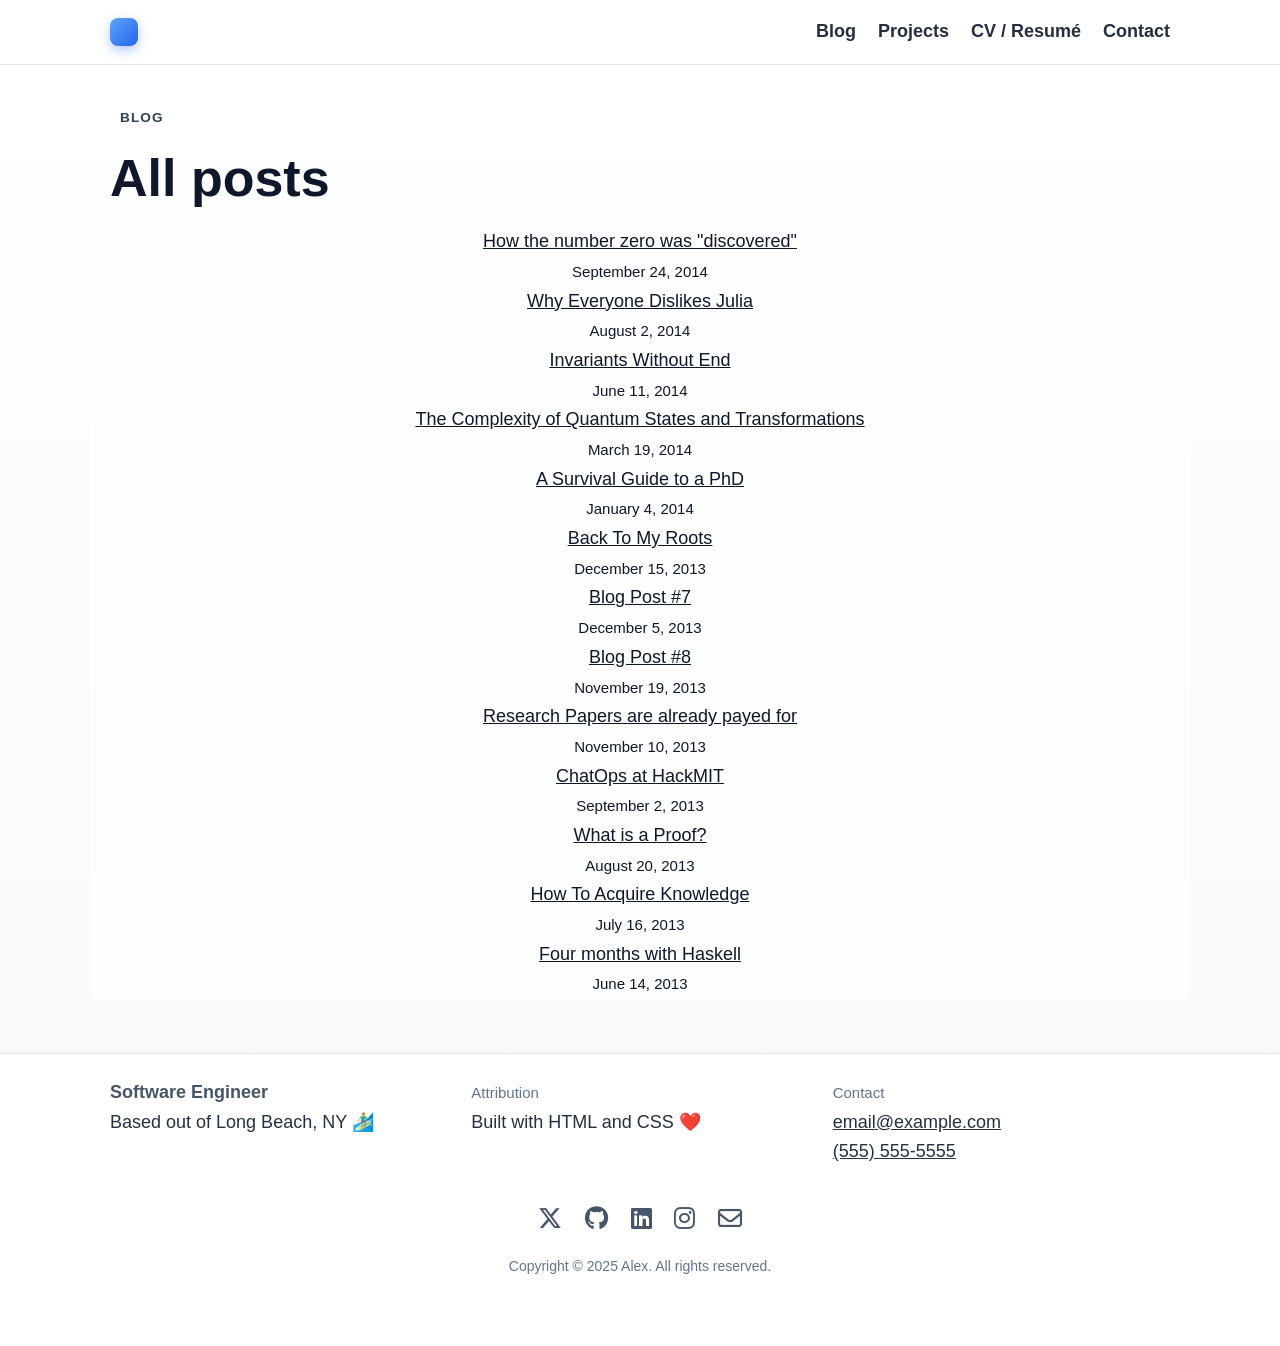
<file: src/blog-posts.html>
<!DOCTYPE html>
<html lang="en">
  <head>
    <meta charset="utf-8" />
    <meta name="viewport" content="width=device-width, initial-scale=1" />
    
    <title>Alex · Blog</title>
    <meta
      name="description"
      content="Blog posts by Alex, software engineer and data scientist."
      
    />
    <!-- Site styles -->

    <link rel="stylesheet" href="css/style.css" />

        <!-- Favicon on browser tab -->
    <link rel="icon" href="img/logo.ico/apple-icon-120x120.png">

    <!-- Font Awesome (icons) -->
    <link
      rel="stylesheet"
      href="https://cdnjs.cloudflare.com/ajax/libs/font-awesome/6.5.0/css/all.min.css"
      referrerpolicy="no-referrer"
    />
  </head>
  <body>
    <a class="sr-only" href="#content">Skip to content</a>

    <!-- ======= Header / Navigation ======= -->
    <header class="site-header">
      <div class="container inner">
        <div class="brand">
          <a href="src/index.html" aria-label="Go to home">
            <span class="logo" aria-hidden="true"></span>
          </a>
        </div>

        <button
          class="menu-toggle"
          type="button"
          aria-expanded="false"
          aria-controls="primary-nav"
          data-menu-toggle
        >
          <span>Menu</span>
        </button>

        <nav id="primary-nav" class="primary" aria-label="Primary">
          <ul class="nav-list">
            <li><a href="src/index.html#blog">Blog</a></li>
            <li><a href="src/index.html#projects">Projects</a></li>
            <li><a href="src/index.html#cv">CV / Resumé</a></li>
            <li><a href="src/index.html#contact">Contact</a></li>
          </ul>
        </nav>
      </div>
    </header>

    <main id="content">
      <!-- ======= BLOG POSTS ======= -->
      <section class="hero compact">
        <div class="container">
          <span class="eyebrow">Blog</span>
          <h1 class="title">All posts</h1>
          <div class="mono2">
            <ul>
              <li>
                <a
                  href="http://www.bbc.com/future/story/20161206-we-couldnt-live-without-zero-but-we-once-had-to"
                  >How the number zero was "discovered"</a
                >
                <br /><small>September 24, 2014</small>
              </li>
              <li>
                <a href="#">Why Everyone Dislikes Julia</a>
                <br /><small>August 2, 2014</small>
              </li>
              <li>
                <a href="#">Invariants Without End</a>
                <br /><small>June 11, 2014</small>
              </li>
              <li>
                <a href="#"
                  >The Complexity of Quantum States and Transformations</a
                >
                <br /><small>March 19, 2014</small>
              </li>
              <li>
                <a href="#">A Survival Guide to a PhD</a>
                <br /><small>January 4, 2014</small>
              </li>
              <li>
                <a href="#">Back To My Roots</a>
                <br /><small>December 15, 2013</small>
              </li>
              <li>
                <a href="#">Blog Post #7</a>
                <br /><small>December 5, 2013</small>
              </li>
              <li>
                <a href="#">Blog Post #8</a>
                <br /><small>November 19, 2013</small>
              </li>
              <li>
                <a
                  href="http://www.upbeat.it/2016/07/30/research-papers-are-already-payed-for/"
                  >Research Papers are already payed for</a
                >
                <br /><small>November 10, 2013</small>
              </li>
              <li>
                <a
                  href="http://www.anishathalye.com/2015/12/22/chatops-at-hackmit/"
                  >ChatOps at HackMIT</a
                >
                <br /><small>September 2, 2013</small>
              </li>
              <li>
                <a
                  href="https://samidavies.wordpress.com/2016/07/29/what-is-a-proof/"
                  >What is a Proof?</a
                >
                <br /><small>August 20, 2013</small>
              </li>
              <li>
                <a
                  href="https://medium.com/the-mission/how-to-acquire-knowledge-6b00bcdb6179#.r0gsku7ih"
                  >How To Acquire Knowledge</a
                >
                <br /><small>July 16, 2013</small>
              </li>
              <li>
                <a
                  href="https://lexi-lambda.github.io/blog/2016/06/12/four-months-with-haskell/"
                  >Four months with Haskell</a
                >
                <br /><small>June 14, 2013</small>
              </li>
            </ul>
          </div>
        </div>
      </section>
    </main>

  <!-- ======= Footer ======= -->
    <footer>
      <div class="container footgrid">
        <div>
          <strong>Software Engineer</strong>
          <p>Based out of Long Beach, NY 🏄🏼‍♂️</p>
        </div>
                <div>
          <small>Attribution</small>
          <p>Built with HTML and CSS ❤️</p>
        </div>
        <div>
          <small>Contact</small>
          <p>
            <a href="mailto:email@example.com">email@example.com</a><br />
            <a href="tel:+15555555555">(555) 555-5555</a>
          </p>
        </div>

      </div>

      <!-- Social icons -->
      <div style="margin-top: 20px; text-align: center; font-size: 1.5rem">
        <a href="#" aria-label="Twitter" style="margin: 0 8px"
          ><i class="fa-brands fa-x-twitter"></i
        ></a>
        <a href="#" aria-label="GitHub" style="margin: 0 8px"
          ><i class="fa-brands fa-github"></i
        ></a>
        <a href="#" aria-label="LinkedIn" style="margin: 0 8px"
          ><i class="fa-brands fa-linkedin"></i
        ></a>
        <a href="#" aria-label="Instagram" style="margin: 0 8px"
          ><i class="fa-brands fa-instagram"></i
        ></a>
        <hr="#" aria-label="Envelope" style="margin: 0 8px"
          ><i class="fa-regular fa-envelope"></i>
          </a>
      </div>

      <p class="copyright">Copyright © 2025 Alex. All rights reserved.</p>
    </footer>

    <script>
      // Simple, accessible menu toggle for mobile
      const btn = document.querySelector("[data-menu-toggle]");
      const nav = document.getElementById("primary-nav");
      if (btn && nav) {
        btn.addEventListener("click", () => {
          const open = nav.classList.toggle("open");
          btn.setAttribute("aria-expanded", String(open));
        });
      }
    </script>
  </body>
</html>
</file>
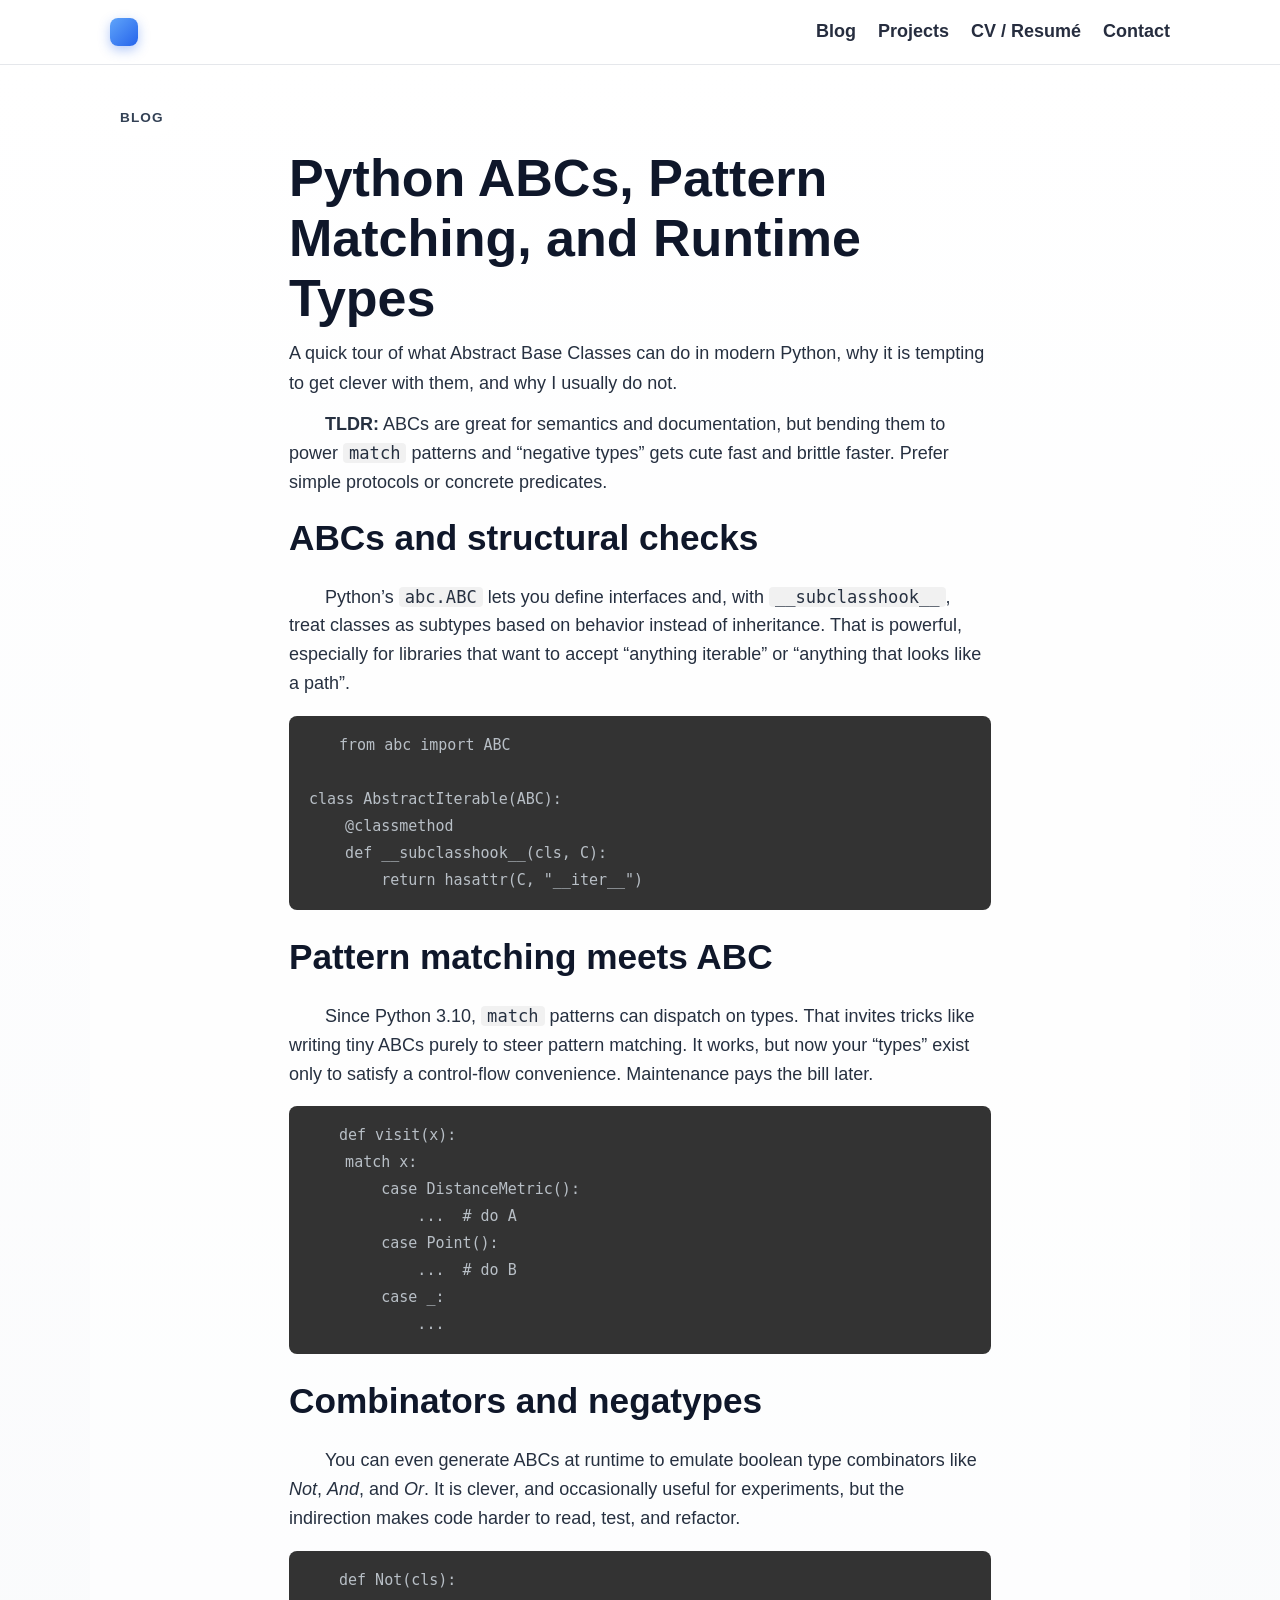
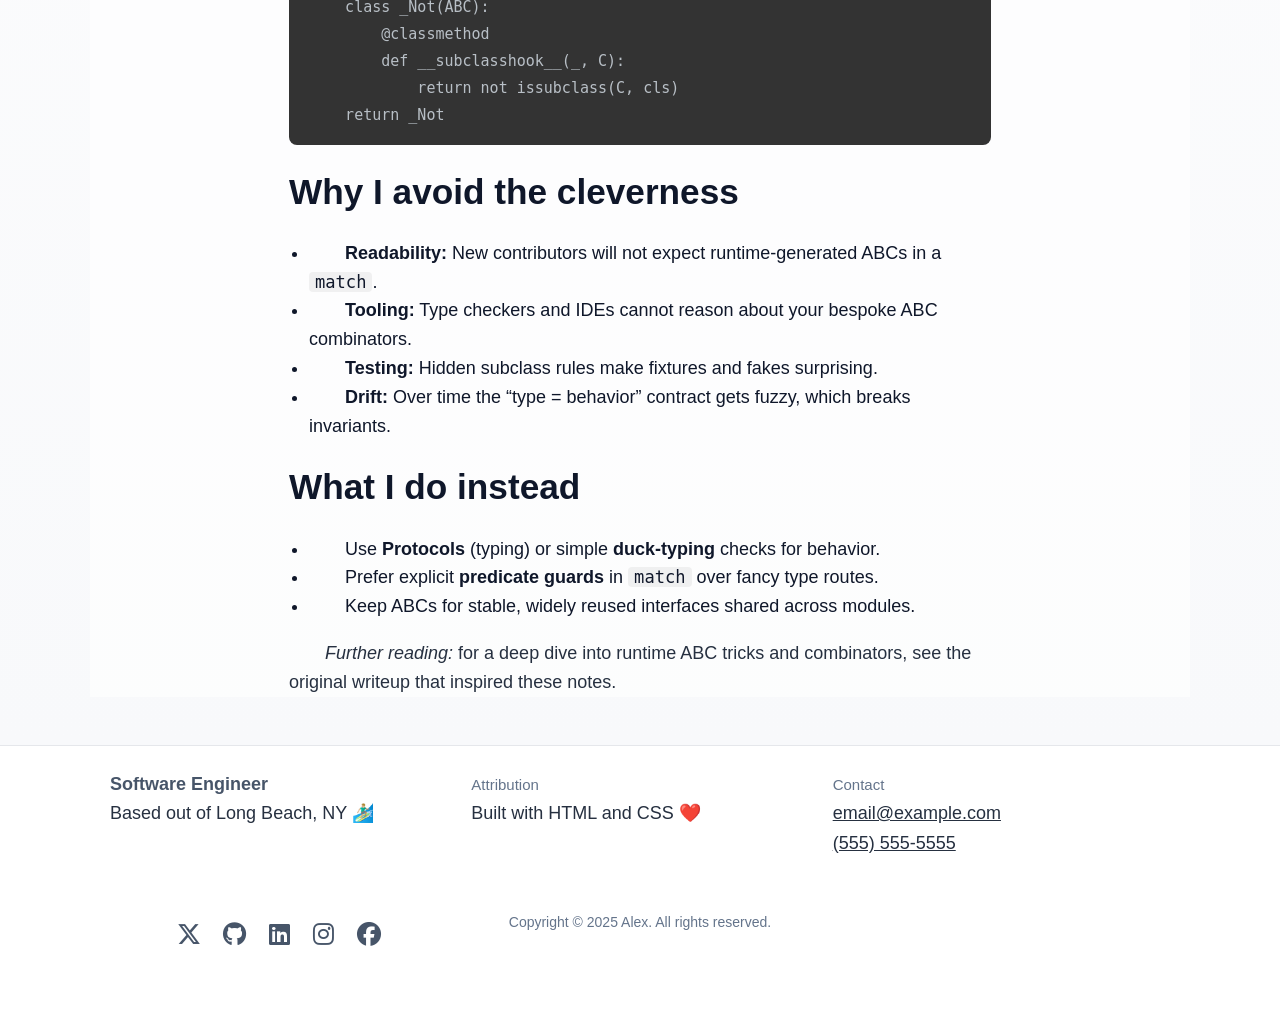
<file: src/blogpost.html>
<!DOCTYPE html>
<html lang="en">
  <head>
    <meta charset="utf-8" />
    <meta name="viewport" content="width=device-width, initial-scale=1" />
    <title>Python ABCs, Pattern Matching, and Runtime Types — Alex</title>
    <meta
      name="description"
      content="My notes on Python's Abstract Base Classes and how they interact with structural typing and pattern matching, plus when to avoid clever runtime ABC tricks."
    />
    <link rel="stylesheet" href="css/style.css" />
    <!-- Font Awesome (icons) -->
    <link
      rel="stylesheet"
      href="https://cdnjs.cloudflare.com/ajax/libs/font-awesome/6.5.0/css/all.min.css"
      referrerpolicy="no-referrer"
    />
  </head>
  <body>
    <a class="sr-only" href="#content">Skip to content</a>

    <!-- ======= Header / Navigation ======= -->
    <header class="site-header">
      <div class="container inner">
        <div class="brand">
          <a href="index.html" aria-label="Go to home">
            <span class="logo" aria-hidden="true"></span>
          </a>
        </div>

        <button
          class="menu-toggle"
          type="button"
          aria-expanded="false"
          aria-controls="primary-nav"
          data-menu-toggle
        >
          <span>Menu</span>
        </button>

        <nav id="primary-nav" class="primary" aria-label="Primary">
          <ul class="nav-list">
            <li><a href="blog-posts.html" aria-current="page">Blog</a></li>
            <li><a href="projects.html">Projects</a></li>
            <li><a href="index.html#cv">CV / Resumé</a></li>
            <li><a href="index.html#contact">Contact</a></li>
          </ul>
        </nav>
      </div>
    </header>

    <main id="content">
      <section class="hero compact">
        <div class="container">
          <span class="eyebrow">Blog</span>
          
        <article class="tiro">
          <h1 class="title">
            Python ABCs, Pattern Matching, and Runtime Types
          </h1>
            <p>
            A quick tour of what Abstract Base Classes can do in modern Python,
            why it is tempting to get clever with them, and why I usually do
            not.
          </p>

            <p class="mono">
              <strong>TLDR:</strong> ABCs are great for semantics and
              documentation, but bending them to power
              <code>match</code> patterns and “negative types” gets cute fast
              and brittle faster. Prefer simple protocols or concrete
              predicates.
            </p>

            <h2>ABCs and structural checks</h2>
            <p class="mono">
              Python’s <code>abc.ABC</code> lets you define interfaces and, with
              <code>__subclasshook__</code>, treat classes as subtypes based on
              behavior instead of inheritance. That is powerful, especially for
              libraries that want to accept “anything iterable” or “anything
              that looks like a path”.
            </p>

            <pre class="code-font"><code>from abc import ABC

class AbstractIterable(ABC):
    @classmethod
    def __subclasshook__(cls, C):
        return hasattr(C, "__iter__")
</code></pre>

            <h2>Pattern matching meets ABC</h2>
            <p class="mono">
              Since Python 3.10, <code>match</code> patterns can dispatch on
              types. That invites tricks like writing tiny ABCs purely to steer
              pattern matching. It works, but now your “types” exist only to
              satisfy a control-flow convenience. Maintenance pays the bill
              later.
            </p>

            <pre class="code-font"><code>def visit(x):
    match x:
        case DistanceMetric():
            ...  # do A
        case Point():
            ...  # do B
        case _:
            ...
</code></pre>

            <h2>Combinators and negatypes</h2>
            <p class="mono">
              You can even generate ABCs at runtime to emulate boolean type
              combinators like <em>Not</em>, <em>And</em>, and <em>Or</em>. It
              is clever, and occasionally useful for experiments, but the
              indirection makes code harder to read, test, and refactor.
            </p>

            <pre class="code-font"><code>def Not(cls):
    class _Not(ABC):
        @classmethod
        def __subclasshook__(_, C):
            return not issubclass(C, cls)
    return _Not
</code></pre>

            <h2>Why I avoid the cleverness</h2>
            <ul class="mono" style="padding-left: 1.25rem">
              <li>
                <strong>Readability:</strong> New contributors will not expect
                runtime-generated ABCs in a <code>match</code>.
              </li>
              <li>
                <strong>Tooling:</strong> Type checkers and IDEs cannot reason
                about your bespoke ABC combinators.
              </li>
              <li>
                <strong>Testing:</strong> Hidden subclass rules make fixtures
                and fakes surprising.
              </li>
              <li>
                <strong>Drift:</strong> Over time the “type = behavior” contract
                gets fuzzy, which breaks invariants.
              </li>
            </ul>

            <h2>What I do instead</h2>
            <ul class="mono" style="padding-left: 1.25rem">
              <li>
                Use <strong>Protocols</strong> (typing) or simple
                <strong>duck-typing</strong> checks for behavior.
              </li>
              <li>
                Prefer explicit <strong>predicate guards</strong> in
                <code>match</code> over fancy type routes.
              </li>
              <li>
                Keep ABCs for stable, widely reused interfaces shared across
                modules.
              </li>
            </ul>

            <p class="mono">
              <em>Further reading:</em> for a deep dive into runtime ABC tricks
              and combinators, see the original writeup that inspired these
              notes.
            </p>
          </article>
        </div>
      </section>
    </main>

    <footer>
      <div class="container footgrid">
        <div>
          <strong>Software Engineer</strong>
          <p>Based out of Long Beach, NY 🏄🏼‍♂️</p>
        </div>
                <div>
          <small>Attribution</small>
          <p>Built with HTML and CSS ❤️</p>
        </div>
        <div>
          <small>Contact</small>
          <p>
            <a href="mailto:email@example.com">email@example.com</a><br />
            <a href="tel:+15555555555">(555) 555-5555</a>
          </p>
        </div>

      <!-- Social icons (match site footer) -->
      <div style="margin-top: 20px; text-align: center; font-size: 1.5rem">
        <a href="#" aria-label="Twitter" style="margin: 0 8px"
          ><i class="fa-brands fa-x-twitter"></i
        ></a>
        <a href="#" aria-label="GitHub" style="margin: 0 8px"
          ><i class="fa-brands fa-github"></i
        ></a>
        <a href="#" aria-label="LinkedIn" style="margin: 0 8px"
          ><i class="fa-brands fa-linkedin"></i
        ></a>
        <a href="#" aria-label="Instagram" style="margin: 0 8px"
          ><i class="fa-brands fa-instagram"></i
        ></a>
        <a href="#" aria-label="Facebook" style="margin: 0 8px"
          ><i class="fa-brands fa-facebook"></i
        ></a>
      </div>

      <p class="copyright">Copyright © 2025 Alex. All rights reserved.</p>
    </footer>

    <script>
      // Simple, accessible menu toggle for mobile
      const btn = document.querySelector("[data-menu-toggle]");
      const nav = document.getElementById("primary-nav");
      if (btn && nav) {
        btn.addEventListener("click", () => {
          const open = nav.classList.toggle("open");
          btn.setAttribute("aria-expanded", String(open));
        });
      }
    </script>
  </body>
</html>
</file>
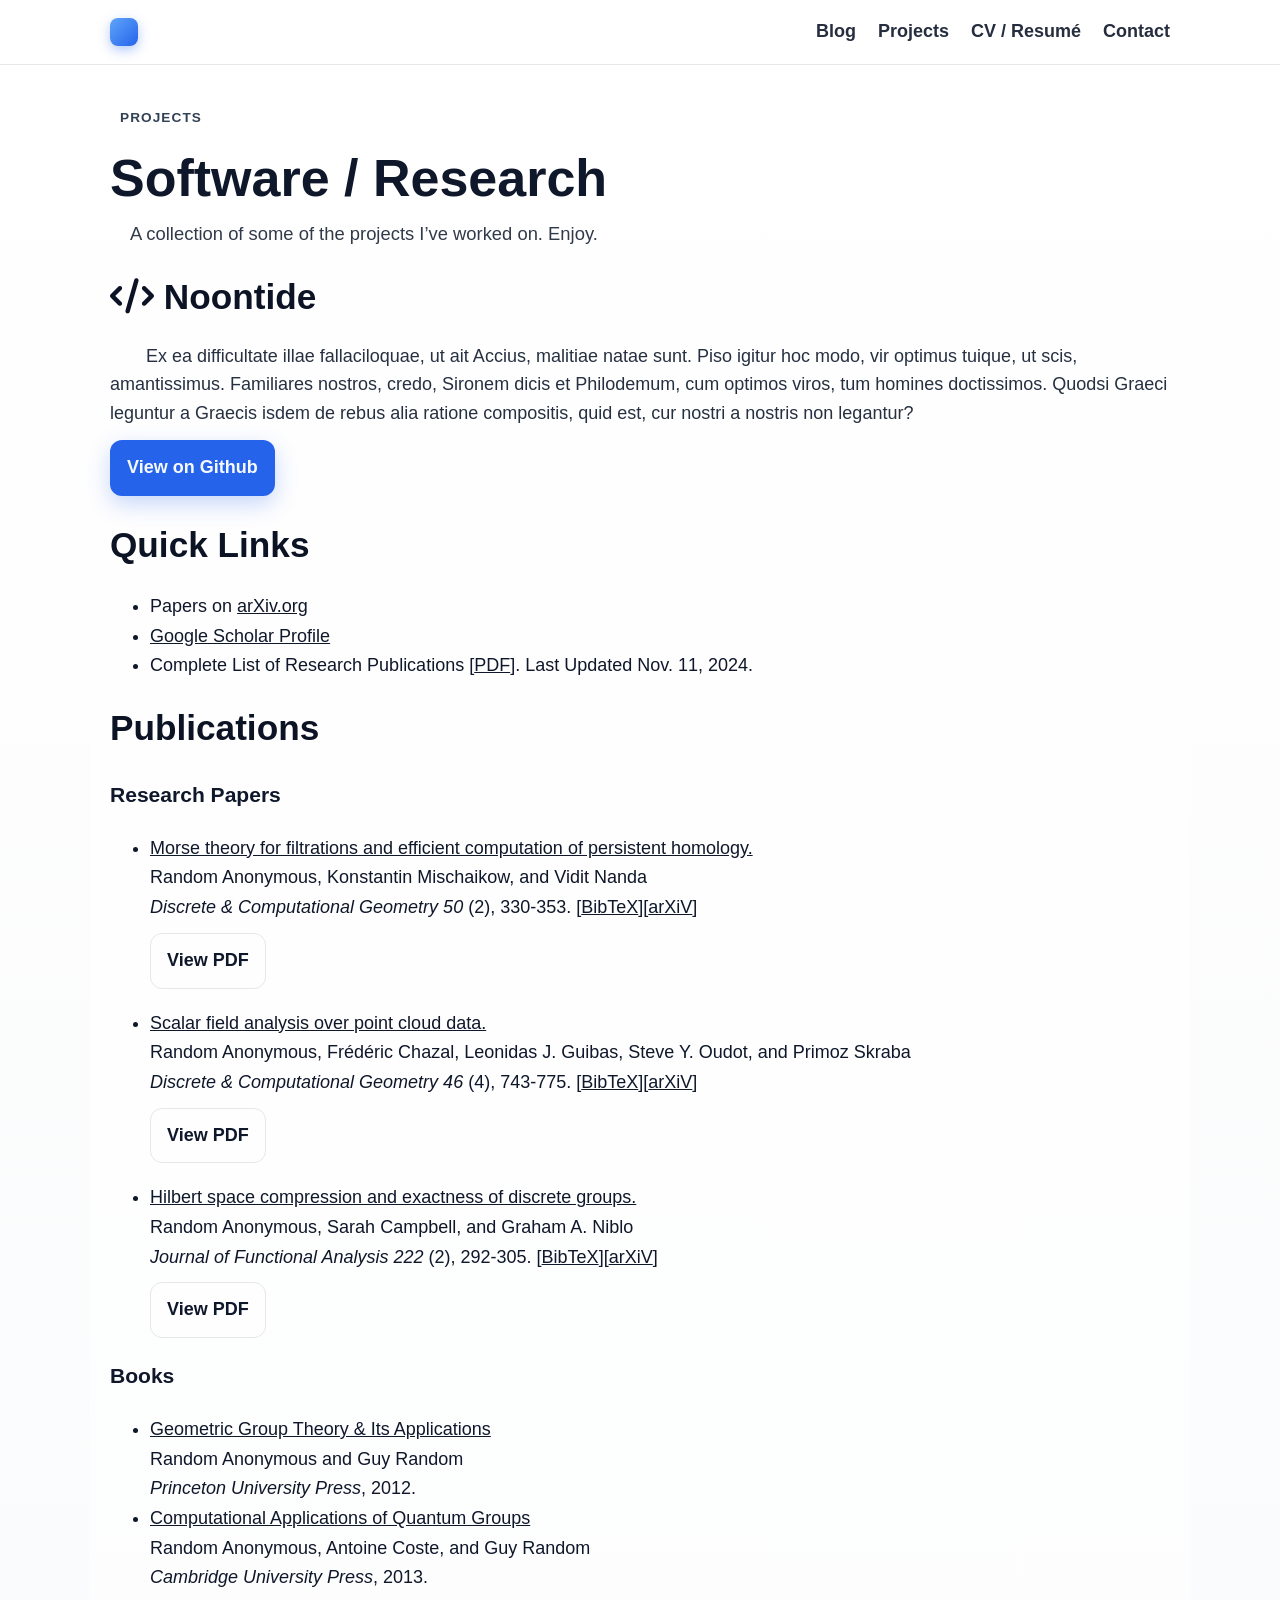
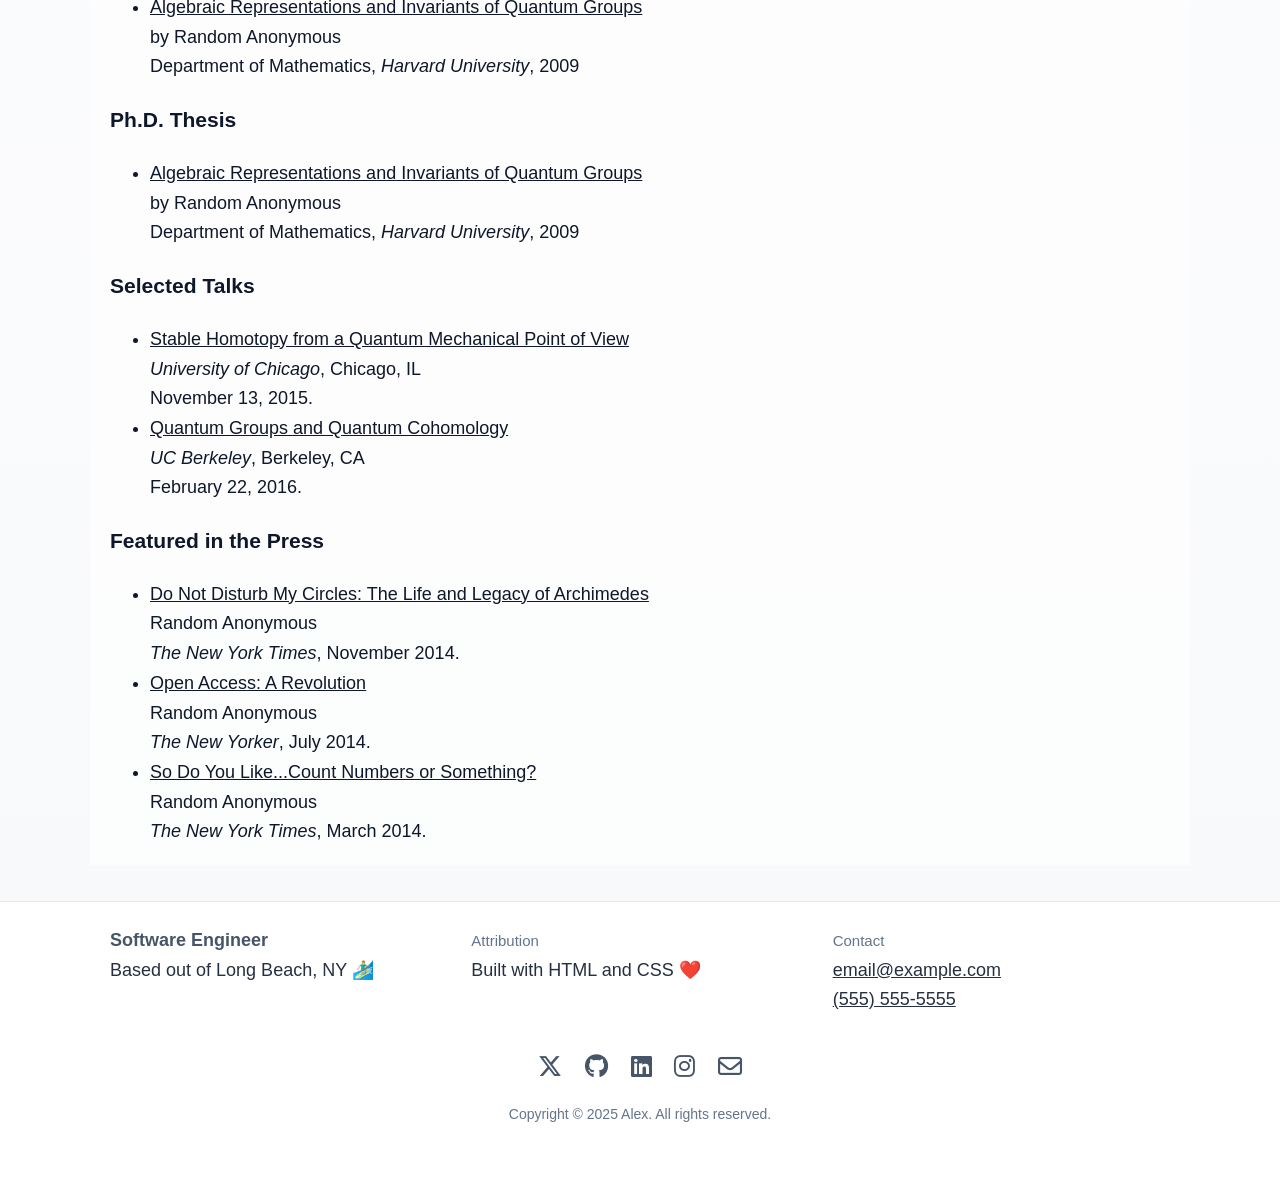
<file: src/projects.html>
<!DOCTYPE html>
<html lang="en">
  <head>
    <meta charset="utf-8" />
    <meta name="viewport" content="width=device-width, initial-scale=1" />

    <title>Alex · Projects</title>
    <meta
      name="description"
      content="Selected projects by Alex, software engineer and data scientist."
    />

    <!-- Site styles -->
    <link rel="stylesheet" href="css/style.css" />

        <!-- Favicon on browser tab -->
    <link rel="icon" href="img/logo.ico/apple-icon-120x120.png">

    <!-- Font Awesome (icons) -->
    <link
      rel="stylesheet"
      href="https://cdnjs.cloudflare.com/ajax/libs/font-awesome/6.5.0/css/all.min.css"
      referrerpolicy="no-referrer"
    />
  </head>
  <body>
    <a class="sr-only" href="#content">Skip to content</a>

    <!-- ======= Header / Navigation ======= -->
    <header class="site-header">
      <div class="container inner">
        <div class="brand">
          <a href="index.html" aria-label="Go to home">
            <span class="logo" aria-hidden="true"></span>
          </a>
        </div>

        <button
          class="menu-toggle"
          type="button"
          aria-expanded="false"
          aria-controls="primary-nav"
          data-menu-toggle
        >
          <span>Menu</span>
        </button>

        <nav id="primary-nav" class="primary" aria-label="Primary">
          <ul class="nav-list">
            <li><a href="blog-posts.html">Blog</a></li>
            <li><a href="projects.html" aria-current="page">Projects</a></li>
            <li><a href="index.html#cv">CV / Resumé</a></li>
            <li><a href="index.html#contact">Contact</a></li>
          </ul>
        </nav>
      </div>
    </header>

    <main id="content">
      <!-- ======= PROJECTS ======= -->
      <section class="hero compact">
        <div class="container">
          <span class="eyebrow">Projects</span>
          <h1 class="title">Software / Research</h1>
          <p class="lead">A collection of some of the projects I’ve worked on. Enjoy.</p>

          <div
            class="grid"
            style="
              display: grid;
              grid-template-columns: 1fr;
              gap: 28px;
              margin-top: 18px;
            "
          >
            <!-- Software -->
            <article">
              <h2 class="kicker">
                <i class="fa-solid fa-code" aria-hidden="true"></i> Noontide
              </h2>
              <p class="mono">
               Ex ea difficultate illae fallaciloquae, ut ait Accius, malitiae natae sunt. Piso igitur hoc modo, vir optimus tuique, ut scis, amantissimus. Familiares nostros, credo, Sironem dicis et Philodemum, cum optimos viros, tum homines doctissimos. Quodsi Graeci leguntur a Graecis isdem de rebus alia ratione compositis, quid est, cur nostri a nostris non legantur?
              </p>
              <div class="actions" style="margin-top: 8px">
                <a
                  class="btn primary"
                  href="https://github.com/"
                  target="_blank"
                  rel="noopener"
                  >View on Github</a
                >
              </div>
            </article>

            <!--  Quick Links -->
                    <article style="margin-top: 20px">

              <h2 class="kicker">
                 Quick Links
              </h2>
           <ul>
            <li>Papers on <a href="#">arXiv.org</a></li>
            <li><a href="#">Google Scholar Profile</a></li>
            <li>Complete List of Research Publications [<a href="#">PDF</a>]. Last Updated Nov. 11, 2024.</li>
          </ul>

          <h2 class="kicker">
                 Publications
              </h2>

        <h3>Research Papers</h3>
        <ul>
          <li>
            <a href="#">Morse theory for filtrations and efficient computation of persistent homology.</a>
            <br>Random Anonymous, Konstantin Mischaikow, and Vidit Nanda
            <br><i>Discrete & Computational Geometry 50</i> (2), 330-353. [<a href="">BibTeX</a>][<a href="">arXiV</a>]
         </li>
         
                    <div class="actions" style="margin-top: 10px 0">
                <a class="btn ghost" href="#" rel="noopener">View PDF</a>
              </div>

                                  <article style="margin-top: 20px">


                        <li><a href="#">Scalar field analysis over point cloud data.</a>
          <br>Random Anonymous, Frédéric Chazal, Leonidas J. Guibas, Steve Y. Oudot, and Primoz Skraba
          <br><i>Discrete & Computational Geometry 46</i> (4), 743-775. [<a href="">BibTeX</a>][<a href="">arXiV</a>]
         </li>


                    <div class="actions" style="margin-top: 10px 0">
                <a class="btn ghost" href="#" rel="noopener">View PDF</a>
              </div>                    <article style="margin-top: 20px">

                <li><a href="#">Hilbert space compression and exactness of discrete groups.</a>
                  <br>Random Anonymous, Sarah Campbell, and Graham A. Niblo
                  <br><i>Journal of Functional Analysis 222</i> (2), 292-305. [<a href="">BibTeX</a>][<a href="">arXiV</a>]
                </li>

                    <div class="actions" style="margin-top: 10px 0">
                <a class="btn ghost" href="#" rel="noopener">View PDF</a>
              </div>
              </ul>


               <h3>Books</h3>

            <ul> 
                  <li>
                    <a href="#">Geometric Group Theory & Its Applications</a>
                    <br>Random Anonymous and Guy Random
                    <br><i>Princeton University Press</i>, 2012.
                </li>

               <li>
                  <a href="#">Computational Applications of Quantum Groups</a>
                  <br>Random Anonymous, Antoine Coste, and Guy Random
                  <br><i>Cambridge University Press</i>, 2013.
              </li>


                <li>
                  <a href="#">Algebraic Representations and Invariants of Quantum Groups</a>
                  <br>by Random Anonymous
                  <br>Department of Mathematics, <i>Harvard University</i>, 2009
              </li>
           </ul>


           <h3>Ph.D. Thesis</h3>

            <ul> 
              <li>
                <a href="#">Algebraic Representations and Invariants of Quantum Groups</a>
                <br>by Random Anonymous
                <br>Department of Mathematics, <i>Harvard University</i>, 2009
            </li>
           </ul>



           <h3>Selected Talks</h3>

            <ul> 
                <li>
                  <a href="#">Stable Homotopy from a Quantum Mechanical Point of View</a>
                  <br><i>University of Chicago</i>, Chicago, IL
                  <br>November 13, 2015.
                </li>

               <li>
                <a href="#">Quantum Groups and Quantum Cohomology</a>
                <br><i>UC Berkeley</i>, Berkeley, CA
                <br>February 22, 2016.
              </li>

           </ul>



           <h3>Featured in the Press</h3>

            <ul> 
                      <li>
                          <a href="#">Do Not Disturb My Circles: The Life and Legacy of Archimedes</a>
                          <br>Random Anonymous
                          <br><i>The New York Times</i>, November 2014.
                      </li>

                      <li>
                          <a href="#">Open Access: A Revolution</a>
                          <br>Random Anonymous
                          <br><i>The New Yorker</i>, July 2014.
                      </li>
                      <li>
                        <a href="#">So Do You Like...Count Numbers or Something?</a>
                        <br>Random Anonymous
                        <br><i>The New York Times</i>, March 2014.
                    </li>
           </ul>


              </article>
          </div>
        </div>
      </section>
    </main>

    <!-- ======= Footer ======= -->
    <footer>
      <div class="container footgrid">
        <div>
          <strong>Software Engineer</strong>
          <p>Based out of Long Beach, NY 🏄🏼‍♂️</p>
        </div>
                <div>
          <small>Attribution</small>
          <p>Built with HTML and CSS ❤️</p>
        </div>
        <div>
          <small>Contact</small>
          <p>
            <a href="mailto:email@example.com">email@example.com</a><br />
            <a href="tel:+15555555555">(555) 555-5555</a>
          </p>
        </div>

      </div>

      <!-- Social icons -->
      <div style="margin-top: 20px; text-align: center; font-size: 1.5rem">
        <a href="#" aria-label="Twitter" style="margin: 0 8px"
          ><i class="fa-brands fa-x-twitter"></i
        ></a>
        <a href="#" aria-label="GitHub" style="margin: 0 8px"
          ><i class="fa-brands fa-github"></i
        ></a>
        <a href="#" aria-label="LinkedIn" style="margin: 0 8px"
          ><i class="fa-brands fa-linkedin"></i
        ></a>
        <a href="#" aria-label="Instagram" style="margin: 0 8px"
          ><i class="fa-brands fa-instagram"></i
        ></a>
        <hr="#" aria-label="Envelope" style="margin: 0 8px"
          ><i class="fa-regular fa-envelope"></i>
          </a>
      </div>

      <p class="copyright">Copyright © 2025 Alex. All rights reserved.</p>
    </footer>

    <script>
      // Simple, accessible menu toggle for mobile
      const btn = document.querySelector("[data-menu-toggle]");
      const nav = document.getElementById("primary-nav");
      if (btn && nav) {
        btn.addEventListener("click", () => {
          const open = nav.classList.toggle("open");
          btn.setAttribute("aria-expanded", String(open));
        });
      }
    </script>
  </body>
</html>
</file>
<file: src/css/style.css>
/* ========= Code Blocks — Dracula theme ========= */
:root {
  --code-fg: #b8bfc6; /* text */
  --code-bg: #333333; /* block background */
  --code-accent: #4a89dc;
  --dracula-bg: #282a36;
  --dracula-foreground: #f8f8f2;
  --dracula-current-line: #44475a;
  --dracula-comment: #6272a4;
  --dracula-cyan: #8be9fd;
  --dracula-green: #50fa7b;
  --dracula-orange: #ffb86c;
  --dracula-pink: #ff79c6;
  --dracula-purple: #bd93f9;
  --dracula-red: #ff5555;
  --dracula-yellow: #f1fa8c;
  --bg-color: #363b40;
  --side-bar-bg-color: #2e3033;
  --text-color: #b8bfc6;

  --select-text-bg-color: #4a89dc;

  --item-hover-bg-color: #0a0d16;
  --control-text-color: #b7b7b7;
  --control-text-hover-color: #eee;
  --window-border: 1px solid #555;

  --active-file-bg-color: rgb(34, 34, 34);
  --active-file-border-color: #8d8df0;

  --primary-color: #a3d5fe;

  --active-file-text-color: white;
  --item-hover-bg-color: #70717d;
  --item-hover-text-color: white;
  --primary-color: #6dc1e7;

  --rawblock-edit-panel-bd: #333;

  --search-select-bg-color: #428bca;
}

.body3 {
  background-color: #ffffffa5;
}
.tiro {
  width: 70%;
  max-width: 780px; /* pick a real max width */
  margin: 0 auto; /* centers horizontally */
  padding-left: 20px;
  padding-right: 20px;
}

/* Block code */
pre.code-font,
pre[class*="language-"] {
  background: var(--code-bg);
  color: var(--code-fg);
  padding: 16px 20px;
  border-radius: 8px;
  overflow: auto;
  line-height: 1.5;
  -webkit-font-smoothing: antialiased;
}

/* ensure nested <code> inherits correctly */
pre.code-font code,
pre[class*="language-"] code {
  background: transparent;
  color: inherit;
  font-family: Monaco, Consolas, "Andale Mono", "DejaVu Sans Mono", monospace;
  font-size: 0.9375rem; /* ~15px */
}

/* inline code */
:not(pre) > code {
  background: rgba(0, 0, 0, 0.05);
  color: inherit;
  padding: 0 0.35em;
  border-radius: 4px;
  font-family: Monaco, Consolas, "Andale Mono", "DejaVu Sans Mono", monospace;
  font-size: 0.95em;
}

/* selection inside code blocks */
pre ::selection,
pre ::-moz-selection {
  background: var(--code-accent);
  color: #fff;
  text-shadow: none;
}
/* Prism.js-style tokens */
.token.comment,
.token.prolog,
.token.doctype,
.token.cdata {
  color: var(--dracula-comment);
  font-style: italic;
}
.token.punctuation {
  color: var(--dracula-foreground);
  opacity: 0.8;
}
.token.selector,
.token.tag,
.token.keyword,
.token.directive,
.token.atrule {
  color: var(--dracula-pink);
}
.token.function,
.token.method,
.token.class-name,
.token.builtin,
.token.property-access {
  color: var(--dracula-cyan);
}
.token.string,
.token.char,
.token.attr-value {
  color: var(--dracula-green);
}
.token.number,
.token.constant,
.token.symbol,
.token.boolean {
  color: var(--dracula-purple);
}
.token.property,
.token.attr-name,
.token.module,
.token.namespace {
  color: var(--dracula-orange);
}
.token.operator,
.token.entity,
.token.url {
  color: var(--dracula-pink);
}
.token.regex,
.token.important {
  color: var(--dracula-orange);
}
.token.deleted {
  color: var(--dracula-red);
}
pre code.language-plaintext {
  color: var(--dracula-cyan);
}

.mono {
  text-indent: 2em; /* control the indent */
  line-height: 1.6; /* improves readability */
  /* NOTE: intentionally inherit the body font so paragraphs match the H1 (San Francisco on macOS) */
  font-family: inherit;
  font-size: 18px; /* set paragraph font size */
}

.mono2 {
  text-align: center;
  -webkit-box-align: center;
  -ms-flex-align: center;
  align-items: center;
  -ms-grid-row-align: center;
  align-self: center;
  /* intionally left blank for future overrides */
}

.mono2 ul {
  list-style: none;
  padding-left: 0;
}

*,
*::before,
*::after {
  box-sizing: border-box;
}
html:focus-within {
  scroll-behavior: smooth;
}
html,
body {
  height: 100%;
}
body {
  margin: 0;
  /* Use the macOS system UI stack so headers and paragraphs use San Francisco on Mac */
  font-family: -apple-system, BlinkMacSystemFont, "SF Pro Text",
    "SF Pro Display", Segoe UI, Roboto, Helvetica, Arial, "Apple Color Emoji",
    "Segoe UI Emoji", sans-serif;
  line-height: 1.65;
  color: var(--text);
  background: var(--bg);
  font-size: 18px;
}
img,
svg,
video,
canvas {
  max-width: 100%;
  display: block;
  height: auto;
}
a {
  color: inherit;
}

:root {
  --bg: #ffffffa5;
  --surface: #ffffffa5;
  --text: #0f172a;
  --muted: #55607088;
  --border: #e5e7eb;
  --accent: #2563eb; /* blue-600 */
  --accent-ink: #f6fafe;
  --radius: 16px;
  --shadow: 0 1px 2px rgba(0, 0, 0, 0.06), 0 8px 24px rgba(0, 0, 0, 0.08);
  --container: 1100px;
}

.container {
  max-width: var(--container);
  background-color: #ffffffa5;
  margin-inline: auto;
  padding: 0 20px;
}
.sr-only {
  position: absolute;
  width: 1px;
  height: 1px;
  padding: 0;
  margin: -1px;
  overflow: hidden;
  clip: rect(0, 0, 0, 0);
  white-space: nowrap;
  border: 0;
}

/* ========= Header / Nav ========= */
header.site-header {
  position: sticky;
  top: 0;
  z-index: 50;
  background: rgba(255, 255, 255, 0.8);
  backdrop-filter: saturate(180%) blur(10px);
  border-bottom: 1px solid var(--border);
}
.site-header .inner {
  display: flex;
  align-items: center;
  gap: 16px;
  min-height: 64px;
}
.brand {
  font-weight: 800;
  letter-spacing: 0.2px;
}
.brand a {
  display: flex;
  align-items: center;
  gap: 10px;
  text-decoration: none;
}
.brand .logo {
  width: 28px;
  height: 28px;
  border-radius: 8px;
  background: linear-gradient(135deg, #60a5fa, #2563eb);
  box-shadow: 0 4px 12px rgba(37, 99, 235, 0.35);
}

nav.primary {
  margin-left: auto;
}
.nav-list {
  display: flex;
  gap: 22px;
  list-style: none;
  margin: 0;
  padding: 0;
}
.nav-list a {
  font-weight: 600;
  text-decoration: none;
  opacity: 0.9;
}
.nav-list a:hover {
  opacity: 1;
  color: var(--accent);
}

.menu-toggle {
  display: none;
  border: 1px solid var(--border);
  background: ##ffffffa5;
  border-radius: 10px;
  padding: 8px 10px;
  box-shadow: var(--shadow);
}

@media (max-width: 820px) {
  nav.primary {
    position: fixed;
    inset: 64px 0 auto 0;
    background: ##ffffffa5;
    border-bottom: 1px solid var(--border);
    display: none;
  }
  nav.primary.open {
    display: block;
  }
  .nav-list {
    flex-direction: column;
    padding: 18px 20px;
  }
  .menu-toggle {
    display: inline-flex;
    margin-left: auto;
    align-items: center;
    gap: 8px;
  }
}

/* ========= Sections ========= */
section {
  padding: 72px 0;
}
section.compact {
  padding: 36px 0;
}
.eyebrow {
  display: inline-block;
  font-size: 0.85rem;
  font-weight: 700;
  letter-spacing: 0.08em;
  text-transform: uppercase;
  color: #334155;
  background: #ffffffa5;
  border-radius: 999px;
  padding: 6px 10px;
}
h1 {
  font-size: clamp(2rem, 4vw + 1rem, 3.25rem);
  line-height: 1.15;
  margin: 14px 0 10px;
}
h2 {
  font-size: clamp(1.5rem, 2.5vw + 0.5rem, 2.2rem);
  margin: 0 0 16px;
}
p {
  margin: 0 0 12px;
  color: #263040;
}

.kicker {
  font-weight: 700;
  color: #0b1324;
}
.lead {
  width: 100%;
  max-width: 740px;
  padding-left: 20px;
  padding-right: 20px;
  font-size: 1.15rem;
  opacity: 0.95;
}

/* ========= Hero ========= */
.hero {
  background: linear-gradient(180deg, #ffffff 0, #f8f9fb 100%);
}
.hero .grid {
  display: grid;
  grid-template-columns: 1.2fr 0.8fr;
  gap: 36px;
  align-items: center;
}
.hero .title span.name {
  background: linear-gradient(90deg, #111827, #2563eb);
  -webkit-background-clip: text;
  background-clip: text;
  color: transparent;
}

.actions {
  display: flex;
  gap: 12px;
  flex-wrap: wrap;
  margin-top: 10px;
}
.btn {
  display: inline-flex;
  align-items: center;
  gap: 8px;
  padding: 12px 16px;
  border-radius: 12px;
  border: 1px solid var(--border);
  text-decoration: none;
  font-weight: 650;
}
.btn.primary {
  background: var(--accent);
  border-color: transparent;
  color: var(--accent-ink);
  box-shadow: 0 8px 22px rgba(37, 99, 235, 0.25);
}
.btn.ghost {
  background: #ffffffa7;
}

.portrait {
  aspect-ratio: 1/1;
  border-radius: 24px;
  background: radial-gradient(
    60% 60% at 60% 30%,
    #c7d2fe 0,
    #93c5fd 40%,
    #2563eb 100%
  );
  position: relative;
  box-shadow: var(--shadow);
}
.portrait::after {
  content: "";
  position: absolute;
  inset: 10%;
  border: 2px dashed rgba(255, 255, 255, 0.65);
  border-radius: 22px;
}

@media (max-width: 920px) {
  .hero .grid {
    grid-template-columns: 1fr;
  }
  .portrait {
    order: -1;
  }
}

/* ========= Logos line ========= */
.employers {
  display: flex;
  flex-wrap: wrap;
  gap: 18px;
  align-items: center;
  color: #475569;
}
.employers a {
  color: #334155;
}

/* ========= Testimonials ========= */
.testimonials .grid {
  display: grid;
  grid-template-columns: repeat(3, 1fr);
  gap: 18px;
}
.card {
  background: #ffffffa7;
  border: 1px solid var(--border);
  border-radius: var(--radius);
  box-shadow: var(--shadow);
  padding: 18px;
}
.quote {
  font-size: 1.05rem;
}
.person {
  display: flex;
  gap: 12px;
  align-items: center;
  margin-top: 12px;
}
.avatar {
  width: 48px;
  height: 48px;
  border-radius: 999px;
  background: conic-gradient(from 0deg, #2563eb, #60a5fa, #93c5fd, #2563eb);
}

@media (max-width: 920px) {
  .testimonials .grid {
    grid-template-columns: 1fr;
  }
}

/* ========= Contact ========= */
form {
  display: grid;
  gap: 14px;
}
.grid-2 {
  display: grid;
  gap: 14px;
  grid-template-columns: 1fr 1fr;
}
label {
  font-size: 0.925rem;
  font-weight: 600;
  color: #0b1324;
}
input,
textarea {
  width: 100%;
  border: 1px solid var(--border);
  border-radius: 12px;
  padding: 12px 14px;
  font: inherit;
  background: #ffffffa7;
}
textarea {
  min-height: 130px;
  resize: vertical;
}

@media (max-width: 720px) {
  .grid-2 {
    grid-template-columns: 1fr;
  }
}

/* ========= Footer ========= */
footer {
  border-top: 1px solid var(--border);
  padding: 24px 0 56px;
  color: #475569;
  background: #ffffffa7;
}
.footgrid {
  display: grid;
  gap: 24px;
  grid-template-columns: 1fr 1fr 1fr;
}
.footgrid small {
  color: #64748b;
}

/* bottom centered copyright line */
footer .copyright {
  margin-top: 16px;
  text-align: center;
  font-size: 0.875rem;
  color: #64748b;
}

@media (max-width: 900px) {
  .footgrid {
    grid-template-columns: 1fr;
  }
}

/* ========= Optional: code-specific font (use this class when needed) ========= */
/* Base code block styling */
pre code,
.CodeMirror {
  background-color: #1e1e1e; /* dark grey background */
  color: #d4d4d4; /* default light text */
  font-family: "Source Code Pro", monospace;
  font-size: 14px;
  line-height: 1.5;
  padding-left: 2em;
  padding-right: 2em;
  padding-top: 1em;
  padding-bottom: 2em;
  border-radius: 8px;
  overflow-x: auto;
}

/* Syntax highlighting */
.cm-keyword {
  color: #569cd6; /* blue */
  font-weight: bold;
}

.cm-def {
  color: #4ec9b0; /* teal for definitions (functions, classes) */
}

.cm-variable,
.cm-variable-2,
.cm-variable-3 {
  color: #9cdcfe; /* light blue variables */
}

.cm-property {
  color: #dcdcaa; /* yellowish for properties/attributes */
}

.cm-builtin {
  color: #c586c0; /* purple for builtins */
}

.cm-number {
  color: #b5cea8; /* greenish numbers */
}

.cm-string {
  color: #ce9178; /* reddish strings */
}

.cm-operator {
  color: #d4d4d4; /* same as base, but can be tweaked */
}

.cm-meta {
  color: #c586c0; /* decorators / meta info */
  font-style: italic;
}

.cm-comment {
  color: #6a9955; /* green comments */
  font-style: italic;
}

.cm-error {
  background: #f44747; /* red highlight for errors */
  color: #ffffff;
}

.cm-positive {
  color: #00ff00; /* diff/added lines */
}

.cm-negative {
  color: #ff6666; /* diff/removed lines */
}

/* --- CodeMirror 'inner' theme overrides (match the export) --- */
.typora-export .cm-s-inner .cm-variable,
.typora-export .cm-s-inner .cm-operator,
.typora-export .cm-s-inner .cm-property {
  color: #b8bfc6;
}

.typora-export .cm-s-inner .cm-keyword {
  color: #c88fd0;
}
.typora-export .cm-s-inner .cm-tag {
  color: #7df46a;
}
.typora-export .cm-s-inner .cm-attribute {
  color: #7575e4;
}
.typora-export .cm-s-inner .cm-string {
  color: #d26b6b;
}
.typora-export .cm-s-inner .cm-comment,
.typora-export .cm-s-inner.cm-comment {
  color: #da924a;
}
.typora-export .cm-s-inner .cm-header,
.typora-export .cm-s-inner .cm-def,
.typora-export .cm-s-inner.cm-header,
.typora-export .cm-s-inner.cm-def {
  color: #8d8df0;
}
.typora-export .cm-s-inner .cm-quote,
.typora-export .cm-s-inner.cm-quote {
  color: #57ac57;
}
.typora-export .cm-s-inner .cm-hr {
  color: #d8d5d5;
}
.typora-export .cm-s-inner .cm-link {
  color: #d3d3ef;
}
.typora-export .cm-s-inner .cm-negative {
  color: #d95050;
}
.typora-export .cm-s-inner .cm-positive {
  color: #50e650;
}
.typora-export .cm-s-inner .cm-string-2 {
  color: #f50;
}
.typora-export .cm-s-inner .cm-meta,
.typora-export .cm-s-inner .cm-qualifier {
  color: #b7b3b3;
}
.typora-export .cm-s-inner .cm-builtin {
  color: #f3b3f8;
}
.typora-export .cm-s-inner .cm-bracket {
  color: #999777;
}
.typora-export .cm-s-inner .cm-atom,
.typora-export .cm-s-inner.cm-atom {
  color: #84b6cb;
}
.typora-export .cm-s-inner .cm-number {
  color: #64ab8f;
}
.typora-export .cm-s-inner .cm-variable {
  color: #b8bfc6;
}
.typora-export .cm-s-inner .cm-variable-2 {
  color: #9fbad5;
}
.typora-export .cm-s-inner .cm-variable-3 {
  color: #1cc685;
}

/* Backgrounds and selection exactly like the export */
.typora-export pre.md-fences,
.typora-export .CodeMirror,
.typora-export .CodeMirror-gutters {
  background: #333;
}
.typora-export .CodeMirror-selected,
.typora-export .CodeMirror-selectedtext {
  background: #4a89dc;
  color: #fff !important;
  text-shadow: none;
}
.typora-export .CodeMirror div.CodeMirror-cursor {
  border-left: 1px solid #b8bfc6;
}

/* Make sure our theme wins even if other rules are present */
.typora-export .cm-s-inner span {
  color: inherit;
}
</file>
<file: css/style.css>
/* ========= Code Blocks — Dracula theme ========= */
:root {
  --dracula-bg: #282a36;
  --dracula-foreground: #f8f8f2;
  --dracula-current-line: #44475a;
  --dracula-comment: #6272a4;
  --dracula-cyan: #8be9fd;
  --dracula-green: #50fa7b;
  --dracula-orange: #ffb86c;
  --dracula-pink: #ff79c6;
  --dracula-purple: #bd93f9;
  --dracula-red: #ff5555;
  --dracula-yellow: #f1fa8c;
}

/* Block code */
pre {
  background: var(--dracula-bg);
  color: var(--dracula-foreground);
  border-radius: 12px;
  border: 1px solid rgba(255, 255, 255, 0.08);
  padding: 14px 16px;
  overflow: auto;
  box-shadow: var(--shadow);
}
pre code {
  font-family: ui-monospace, SFMono-Regular, Menlo, Consolas, monospace;
  font-size: 0.95rem;
  line-height: 1.6;
  display: block;
}

/* Inline code */
:not(pre) > code {
  background: #2b2d3a;
  color: var(--dracula-foreground);
  border: 1px solid rgba(255, 255, 255, 0.08);
  border-radius: 6px;
  padding: 0.12em 0.35em;
  font-family: ui-monospace, SFMono-Regular, Menlo, Consolas, monospace;
}

/* Text selection inside code */
pre ::selection,
code::selection {
  background: var(--dracula-current-line);
  color: var(--dracula-foreground);
}

/* Prism.js-style tokens */
.token.comment,
.token.prolog,
.token.doctype,
.token.cdata {
  color: var(--dracula-comment);
  font-style: italic;
}
.token.punctuation {
  color: var(--dracula-foreground);
  opacity: 0.8;
}
.token.selector,
.token.tag,
.token.keyword,
.token.directive,
.token.atrule {
  color: var(--dracula-pink);
}
.token.function,
.token.method,
.token.class-name,
.token.builtin,
.token.property-access {
  color: var(--dracula-cyan);
}
.token.string,
.token.char,
.token.attr-value {
  color: var(--dracula-green);
}
.token.number,
.token.constant,
.token.symbol,
.token.boolean {
  color: var(--dracula-purple);
}
.token.property,
.token.attr-name,
.token.module,
.token.namespace {
  color: var(--dracula-orange);
}
.token.operator,
.token.entity,
.token.url {
  color: var(--dracula-pink);
}
.token.regex,
.token.important {
  color: var(--dracula-orange);
}
.token.deleted {
  color: var(--dracula-red);
}
pre code.language-plaintext {
  color: var(--dracula-cyan);
}

.mono {
  text-indent: 2em; /* control the indent */
  line-height: 1.6; /* improves readability */
  /* NOTE: intentionally inherit the body font so paragraphs match the H1 (San Francisco on macOS) */
  font-family: inherit;
  font-size: 18px; /* set paragraph font size */
}

.mono2 {
  text-align: center;
  -webkit-box-align: center;
  -ms-flex-align: center;
  align-items: center;
  -ms-grid-row-align: center;
  align-self: center;
  /* intionally left blank for future overrides */
}

.mono2 ul {
  list-style: none;
  padding-left: 0;
}

*,
*::before,
*::after {
  box-sizing: border-box;
}
html:focus-within {
  scroll-behavior: smooth;
}
html,
body {
  height: 100%;
}
body {
  margin: 0;
  /* Use the macOS system UI stack so headers and paragraphs use San Francisco on Mac */
  font-family: -apple-system, BlinkMacSystemFont, "SF Pro Text",
    "SF Pro Display", Segoe UI, Roboto, Helvetica, Arial, "Apple Color Emoji",
    "Segoe UI Emoji", sans-serif;
  line-height: 1.65;
  color: var(--text);
  background: var(--bg);
  font-size: 18px;
}
img,
svg,
video,
canvas {
  max-width: 100%;
  display: block;
  height: auto;
}
a {
  color: inherit;
}

:root {
  --bg: #ffffffa5;
  --surface: #f6f7f9;
  --text: #0f172a;
  --muted: #55607088;
  --border: #e5e7eb;
  --accent: #2563eb; /* blue-600 */
  --accent-ink: #f6fafe;
  --radius: 16px;
  --shadow: 0 1px 2px rgba(0, 0, 0, 0.06), 0 8px 24px rgba(0, 0, 0, 0.08);
  --container: 1100px;
}

.container {
  max-width: var(--container);
  margin-inline: auto;
  padding: 0 20px;
}
.sr-only {
  position: absolute;
  width: 1px;
  height: 1px;
  padding: 0;
  margin: -1px;
  overflow: hidden;
  clip: rect(0, 0, 0, 0);
  white-space: nowrap;
  border: 0;
}

/* ========= Header / Nav ========= */
header.site-header {
  position: sticky;
  top: 0;
  z-index: 50;
  background: rgba(255, 255, 255, 0.8);
  backdrop-filter: saturate(180%) blur(10px);
  border-bottom: 1px solid var(--border);
}
.site-header .inner {
  display: flex;
  align-items: center;
  gap: 16px;
  min-height: 64px;
}
.brand {
  font-weight: 800;
  letter-spacing: 0.2px;
}
.brand a {
  display: flex;
  align-items: center;
  gap: 10px;
  text-decoration: none;
}
.brand .logo {
  width: 28px;
  height: 28px;
  border-radius: 8px;
  background: linear-gradient(135deg, #60a5fa, #2563eb);
  box-shadow: 0 4px 12px rgba(37, 99, 235, 0.35);
}

nav.primary {
  margin-left: auto;
}
.nav-list {
  display: flex;
  gap: 22px;
  list-style: none;
  margin: 0;
  padding: 0;
}
.nav-list a {
  font-weight: 600;
  text-decoration: none;
  opacity: 0.9;
}
.nav-list a:hover {
  opacity: 1;
  color: var(--accent);
}

.menu-toggle {
  display: none;
  border: 1px solid var(--border);
  background: #fff;
  border-radius: 10px;
  padding: 8px 10px;
  box-shadow: var(--shadow);
}

@media (max-width: 820px) {
  nav.primary {
    position: fixed;
    inset: 64px 0 auto 0;
    background: #fff;
    border-bottom: 1px solid var(--border);
    display: none;
  }
  nav.primary.open {
    display: block;
  }
  .nav-list {
    flex-direction: column;
    padding: 18px 20px;
  }
  .menu-toggle {
    display: inline-flex;
    margin-left: auto;
    align-items: center;
    gap: 8px;
  }
}

/* ========= Sections ========= */
section {
  padding: 72px 0;
}
section.compact {
  padding: 36px 0;
}
.eyebrow {
  display: inline-block;
  font-size: 0.85rem;
  font-weight: 700;
  letter-spacing: 0.08em;
  text-transform: uppercase;
  color: #334155;
  background: #e5edff;
  border-radius: 999px;
  padding: 6px 10px;
}
h1 {
  font-size: clamp(2rem, 4vw + 1rem, 3.25rem);
  line-height: 1.15;
  margin: 14px 0 10px;
}
h2 {
  font-size: clamp(1.5rem, 2.5vw + 0.5rem, 2.2rem);
  margin: 0 0 16px;
}
p {
  margin: 0 0 12px;
  color: #263040;
}

.kicker {
  font-weight: 700;
  color: #0b1324;
}
.lead {
  width: 100%;
  max-width: 740px;
  padding-left: 20px;
  padding-right: 20px;
  font-size: 1.15rem;
  opacity: 0.95;
}

/* ========= Hero ========= */
.hero {
  background: linear-gradient(180deg, #ffffff 0, #f8f9fb 100%);
}
.hero .grid {
  display: grid;
  grid-template-columns: 1.2fr 0.8fr;
  gap: 36px;
  align-items: center;
}
.hero .title span.name {
  background: linear-gradient(90deg, #111827, #2563eb);
  -webkit-background-clip: text;
  background-clip: text;
  color: transparent;
}

.actions {
  display: flex;
  gap: 12px;
  flex-wrap: wrap;
  margin-top: 10px;
}
.btn {
  display: inline-flex;
  align-items: center;
  gap: 8px;
  padding: 12px 16px;
  border-radius: 12px;
  border: 1px solid var(--border);
  text-decoration: none;
  font-weight: 650;
}
.btn.primary {
  background: var(--accent);
  border-color: transparent;
  color: var(--accent-ink);
  box-shadow: 0 8px 22px rgba(37, 99, 235, 0.25);
}
.btn.ghost {
  background: #ffffffa7;
}

.portrait {
  aspect-ratio: 1/1;
  border-radius: 24px;
  background: radial-gradient(
    60% 60% at 60% 30%,
    #c7d2fe 0,
    #93c5fd 40%,
    #2563eb 100%
  );
  position: relative;
  box-shadow: var(--shadow);
}
.portrait::after {
  content: "";
  position: absolute;
  inset: 10%;
  border: 2px dashed rgba(255, 255, 255, 0.65);
  border-radius: 22px;
}

@media (max-width: 920px) {
  .hero .grid {
    grid-template-columns: 1fr;
  }
  .portrait {
    order: -1;
  }
}

/* ========= Logos line ========= */
.employers {
  display: flex;
  flex-wrap: wrap;
  gap: 18px;
  align-items: center;
  color: #475569;
}
.employers a {
  color: #334155;
}

/* ========= Testimonials ========= */
.testimonials .grid {
  display: grid;
  grid-template-columns: repeat(3, 1fr);
  gap: 18px;
}
.card {
  background: #ffffffa7;
  border: 1px solid var(--border);
  border-radius: var(--radius);
  box-shadow: var(--shadow);
  padding: 18px;
}
.quote {
  font-size: 1.05rem;
}
.person {
  display: flex;
  gap: 12px;
  align-items: center;
  margin-top: 12px;
}
.avatar {
  width: 48px;
  height: 48px;
  border-radius: 999px;
  background: conic-gradient(from 0deg, #2563eb, #60a5fa, #93c5fd, #2563eb);
}

@media (max-width: 920px) {
  .testimonials .grid {
    grid-template-columns: 1fr;
  }
}

/* ========= Contact ========= */
form {
  display: grid;
  gap: 14px;
}
.grid-2 {
  display: grid;
  gap: 14px;
  grid-template-columns: 1fr 1fr;
}
label {
  font-size: 0.925rem;
  font-weight: 600;
  color: #0b1324;
}
input,
textarea {
  width: 100%;
  border: 1px solid var(--border);
  border-radius: 12px;
  padding: 12px 14px;
  font: inherit;
  background: #ffffffa7;
}
textarea {
  min-height: 130px;
  resize: vertical;
}

@media (max-width: 720px) {
  .grid-2 {
    grid-template-columns: 1fr;
  }
}

/* ========= Footer ========= */
footer {
  border-top: 1px solid var(--border);
  padding: 24px 0 56px;
  color: #475569;
  background: #ffffffa7;
}
.footgrid {
  display: grid;
  gap: 24px;
  grid-template-columns: 1fr 1fr 1fr;
}
.footgrid small {
  color: #64748b;
}

/* bottom centered copyright line */
footer .copyright {
  margin-top: 16px;
  text-align: center;
  font-size: 0.875rem;
  color: #64748b;
}

@media (max-width: 900px) {
  .footgrid {
    grid-template-columns: 1fr;
  }
}

/* ========= Optional: code-specific font (use this class when needed) ========= */
.code-font {
  font-family: ui-monospace, SFMono-Regular, Menlo, Consolas, monospace;
}
</file>
